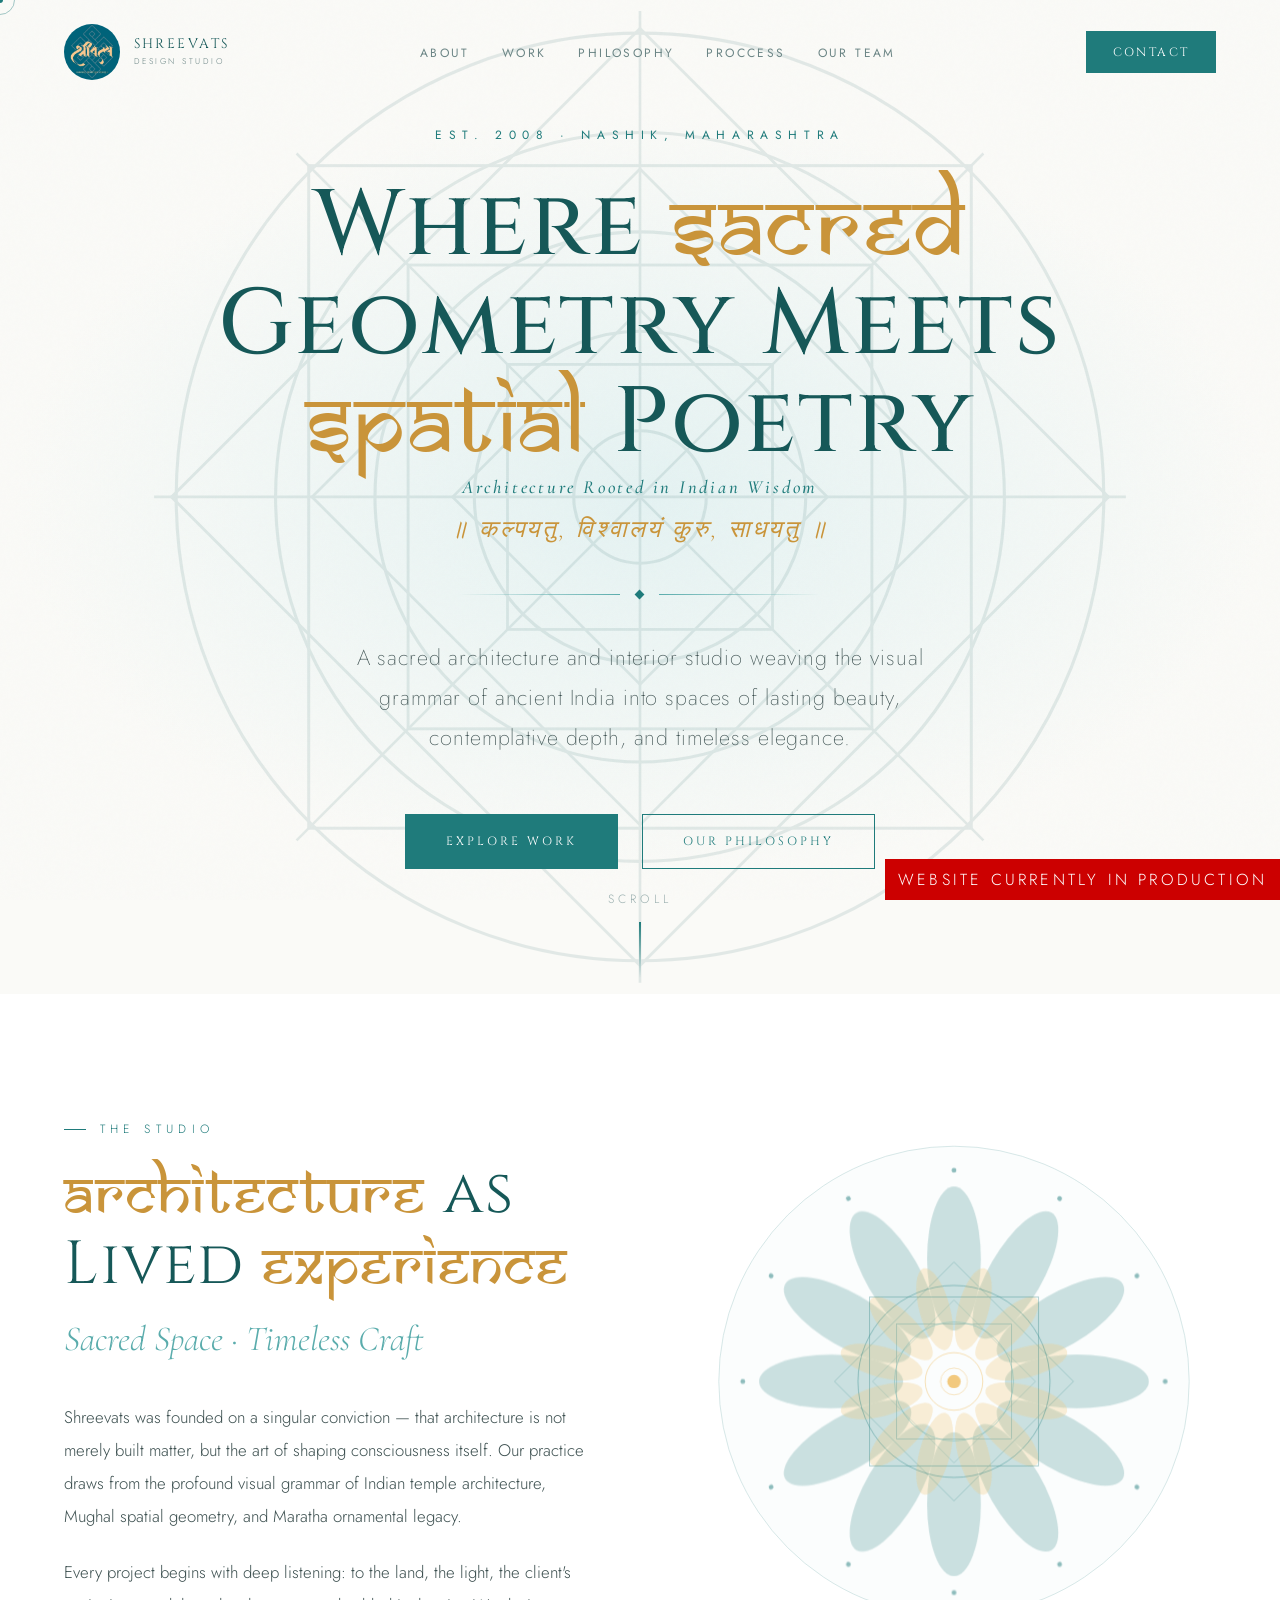
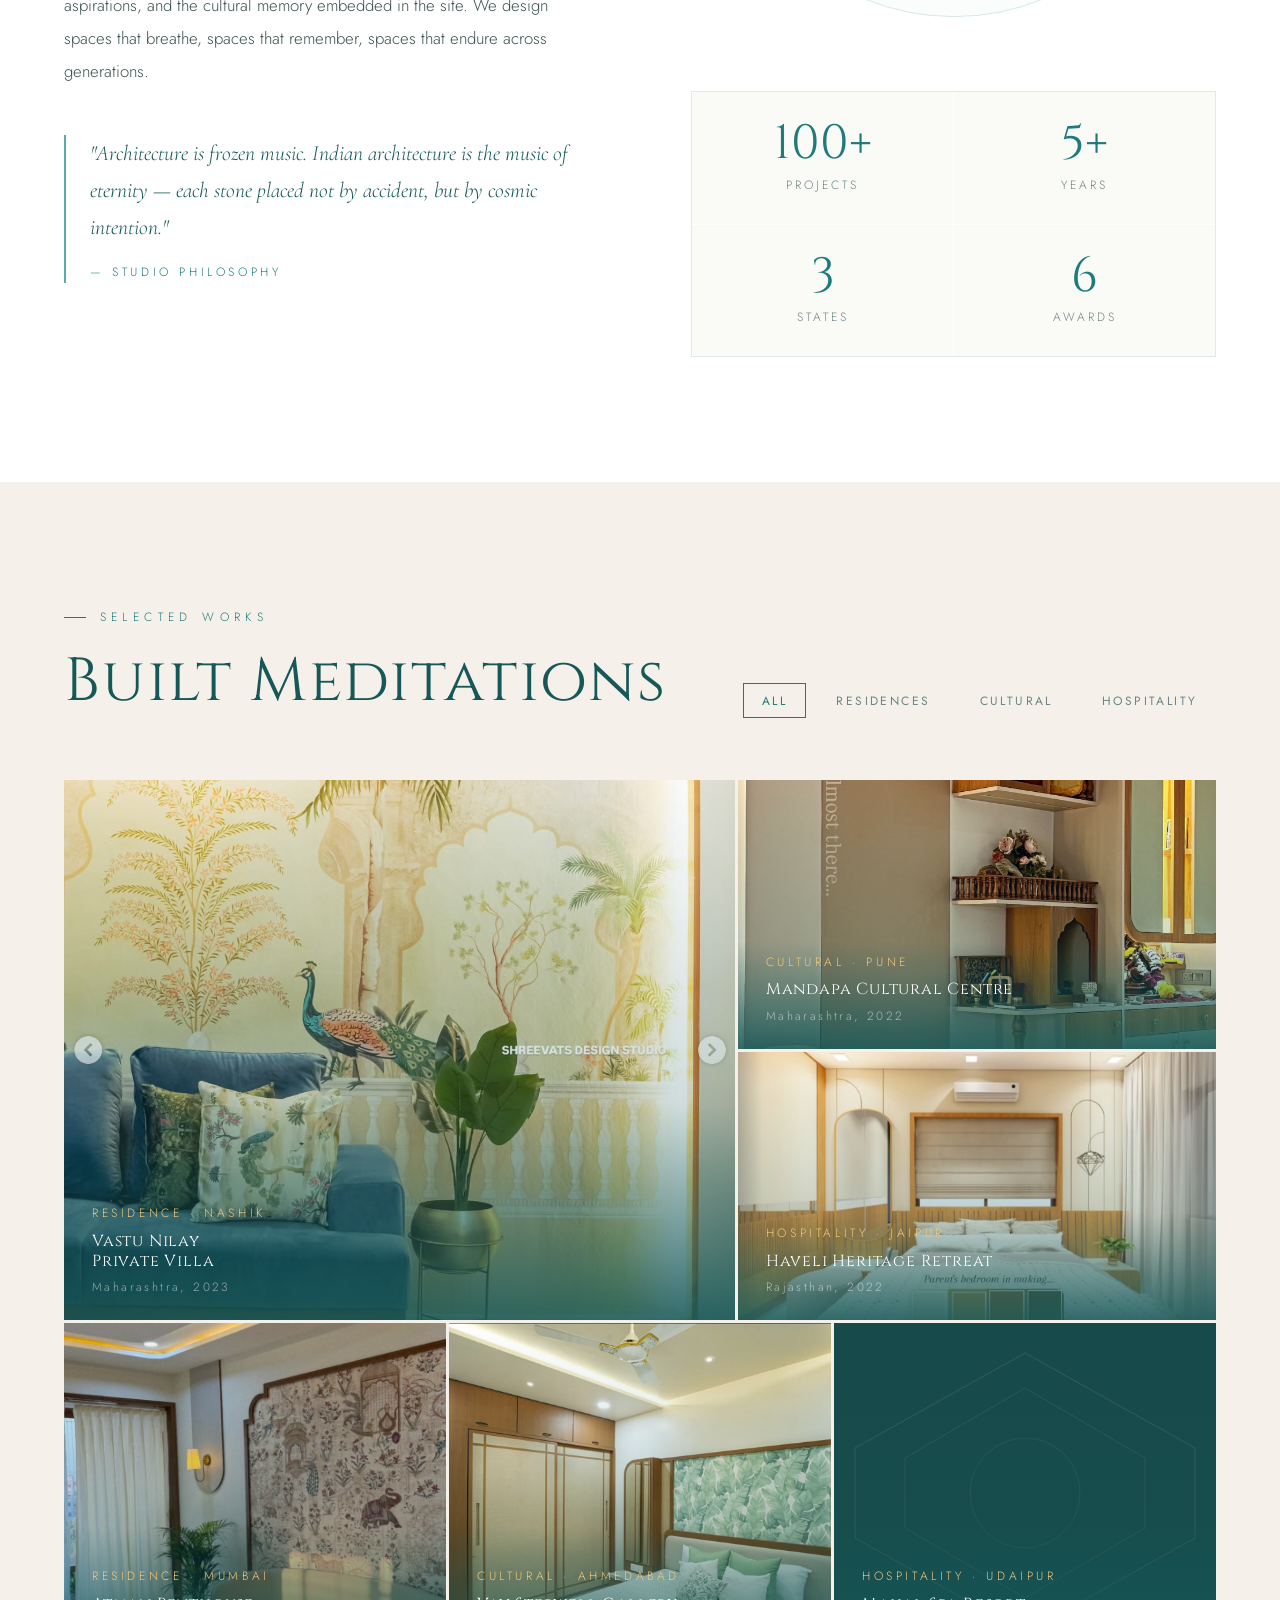
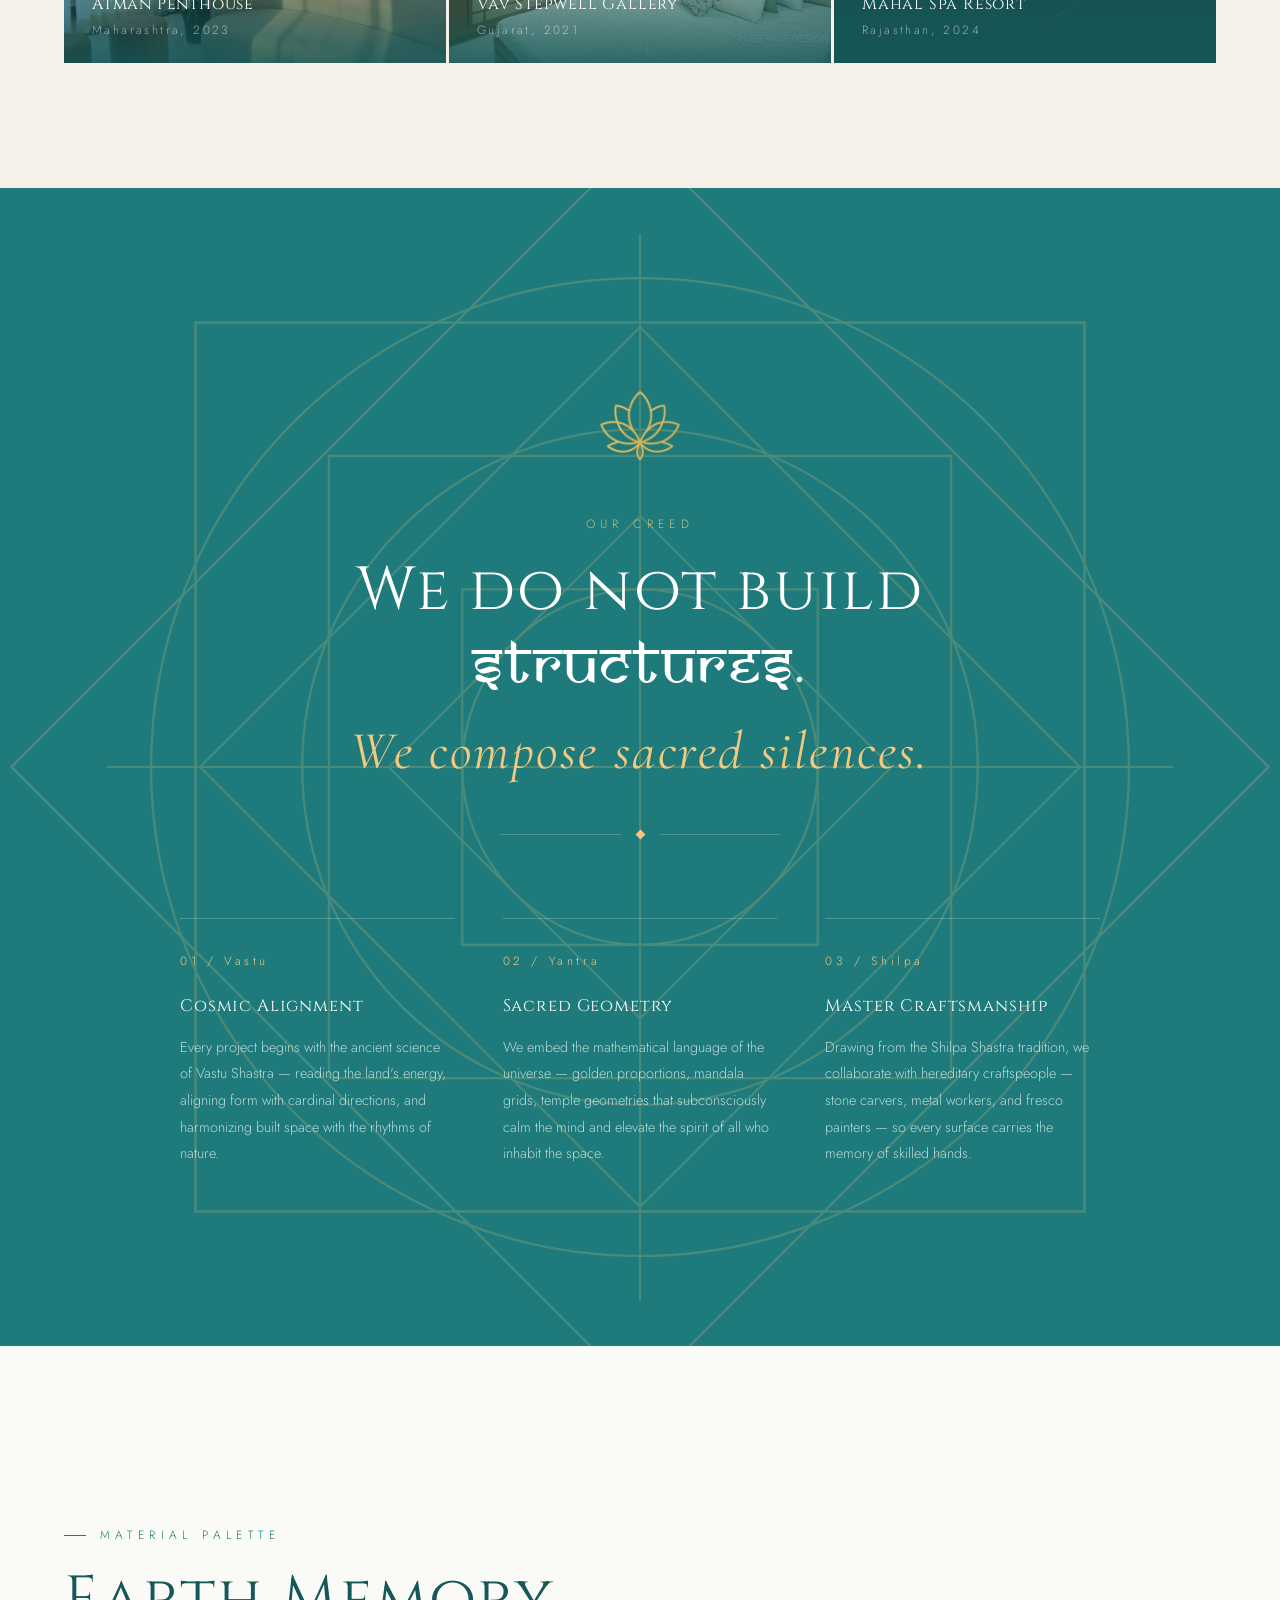
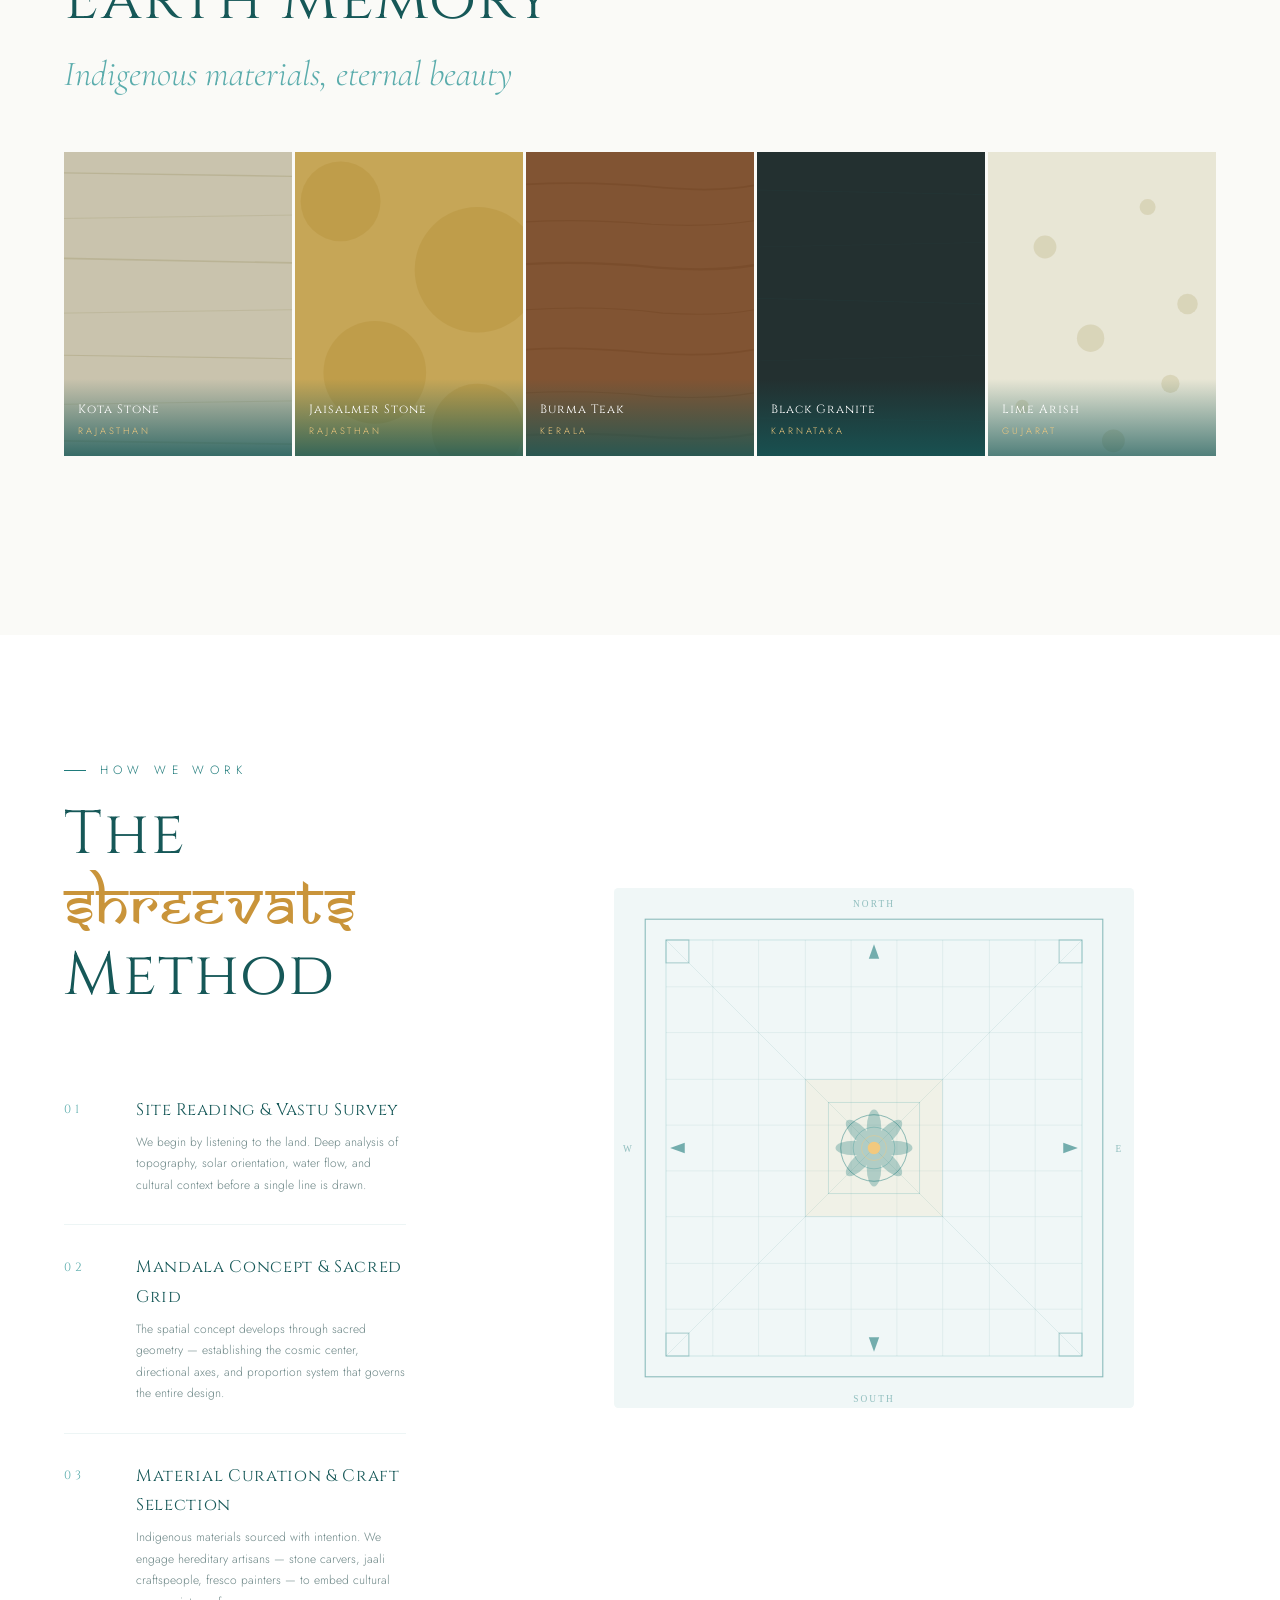
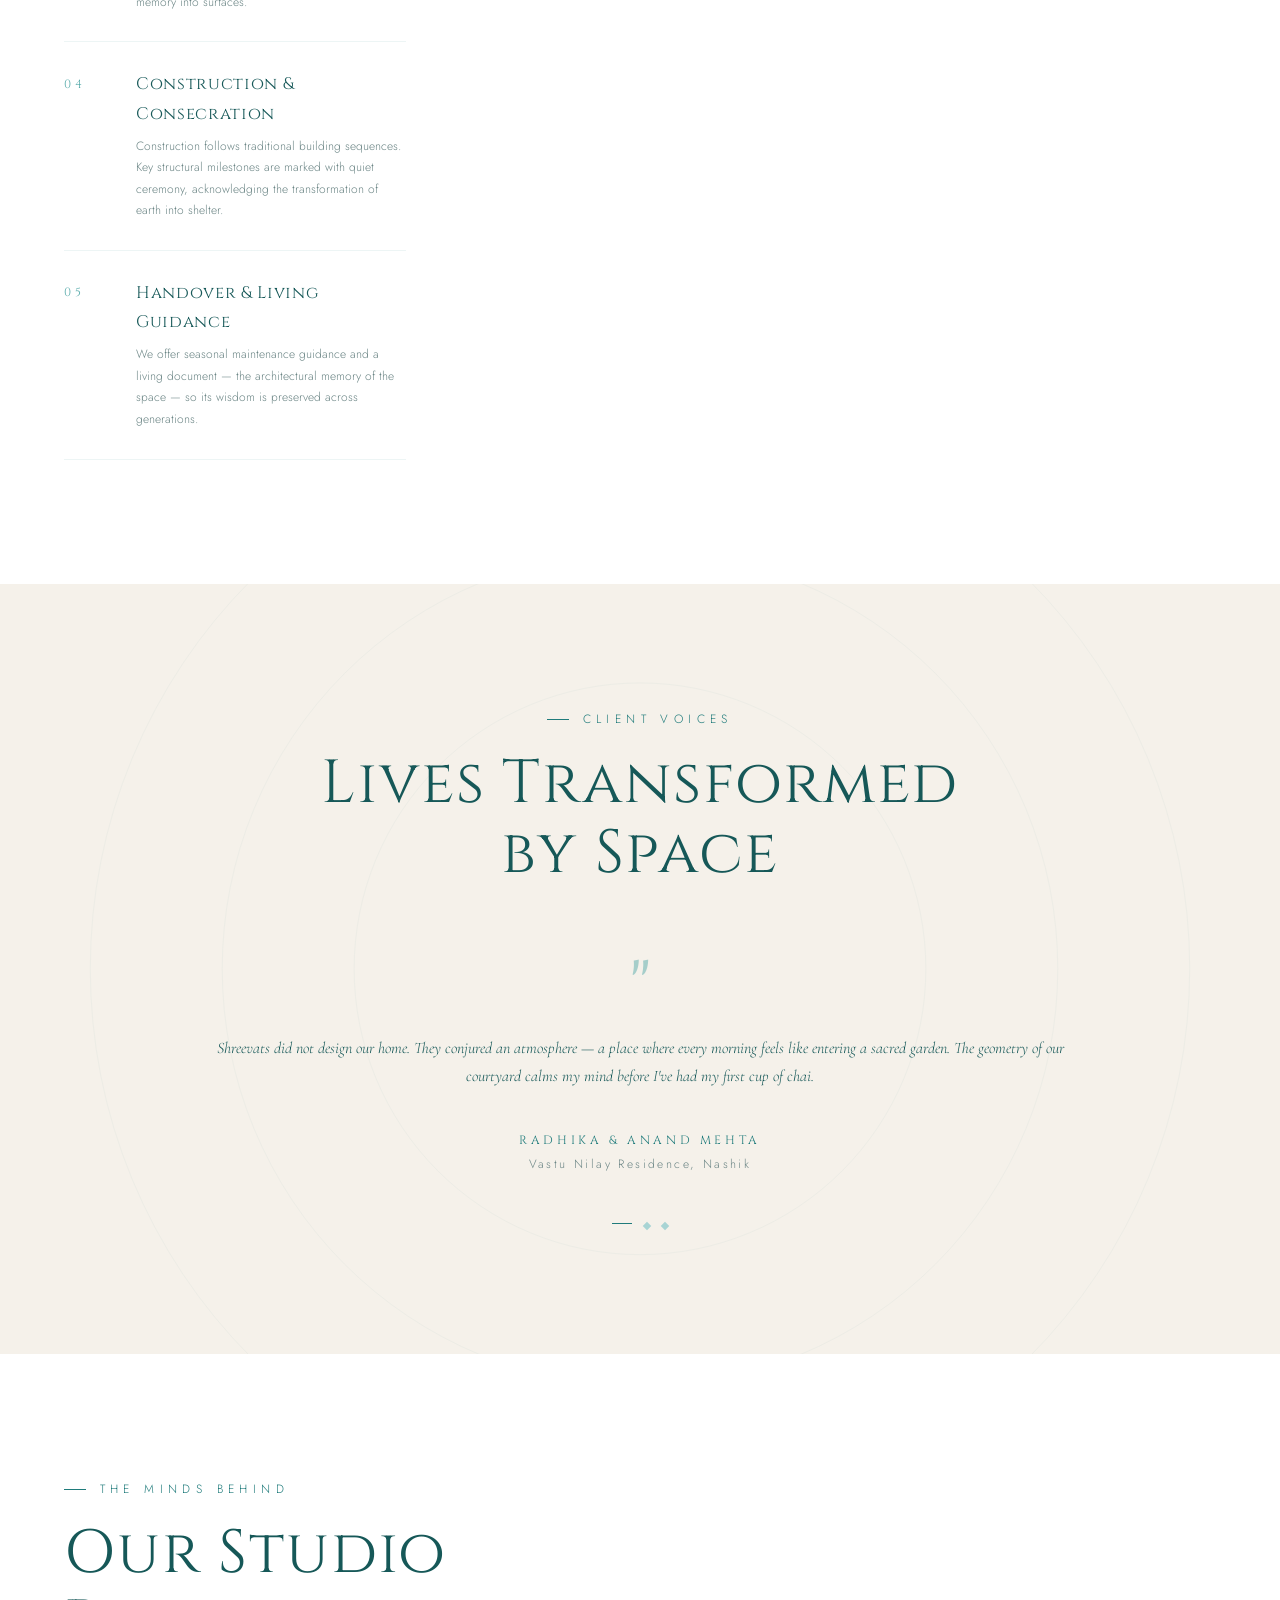
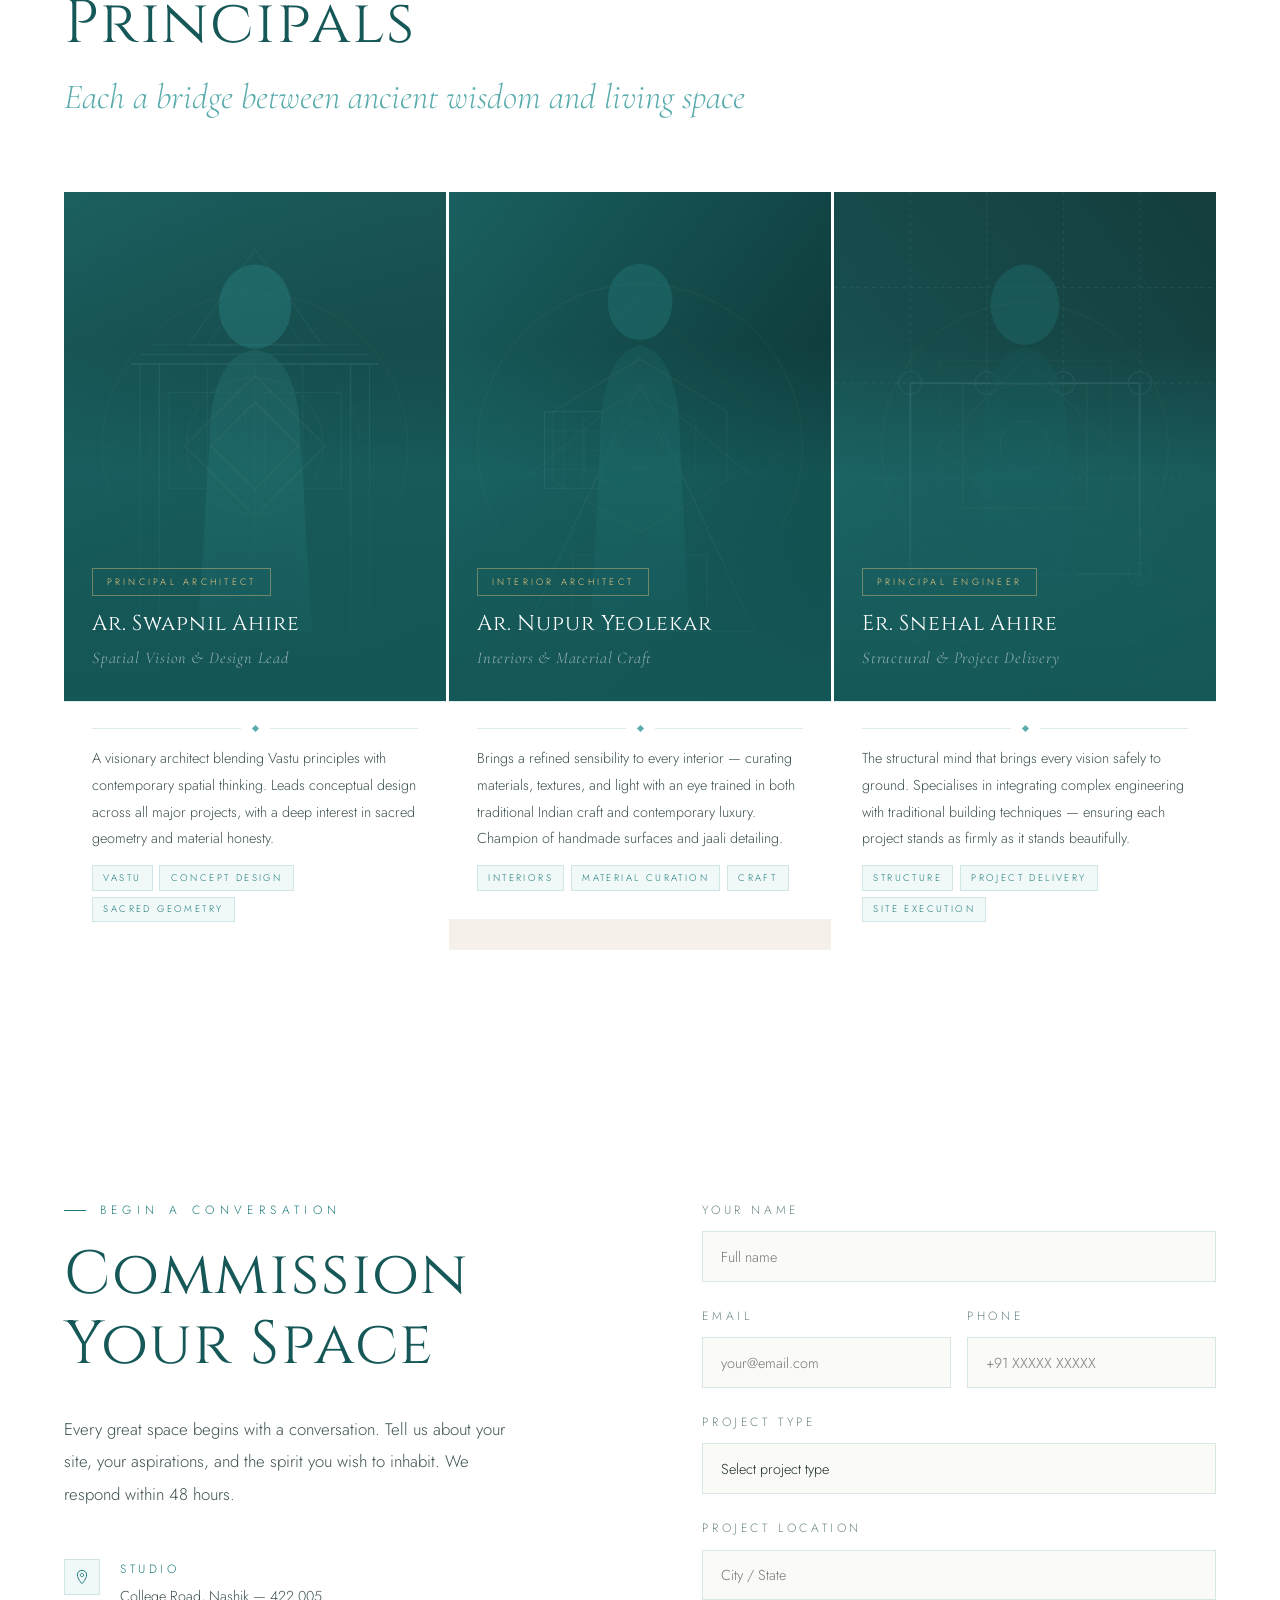
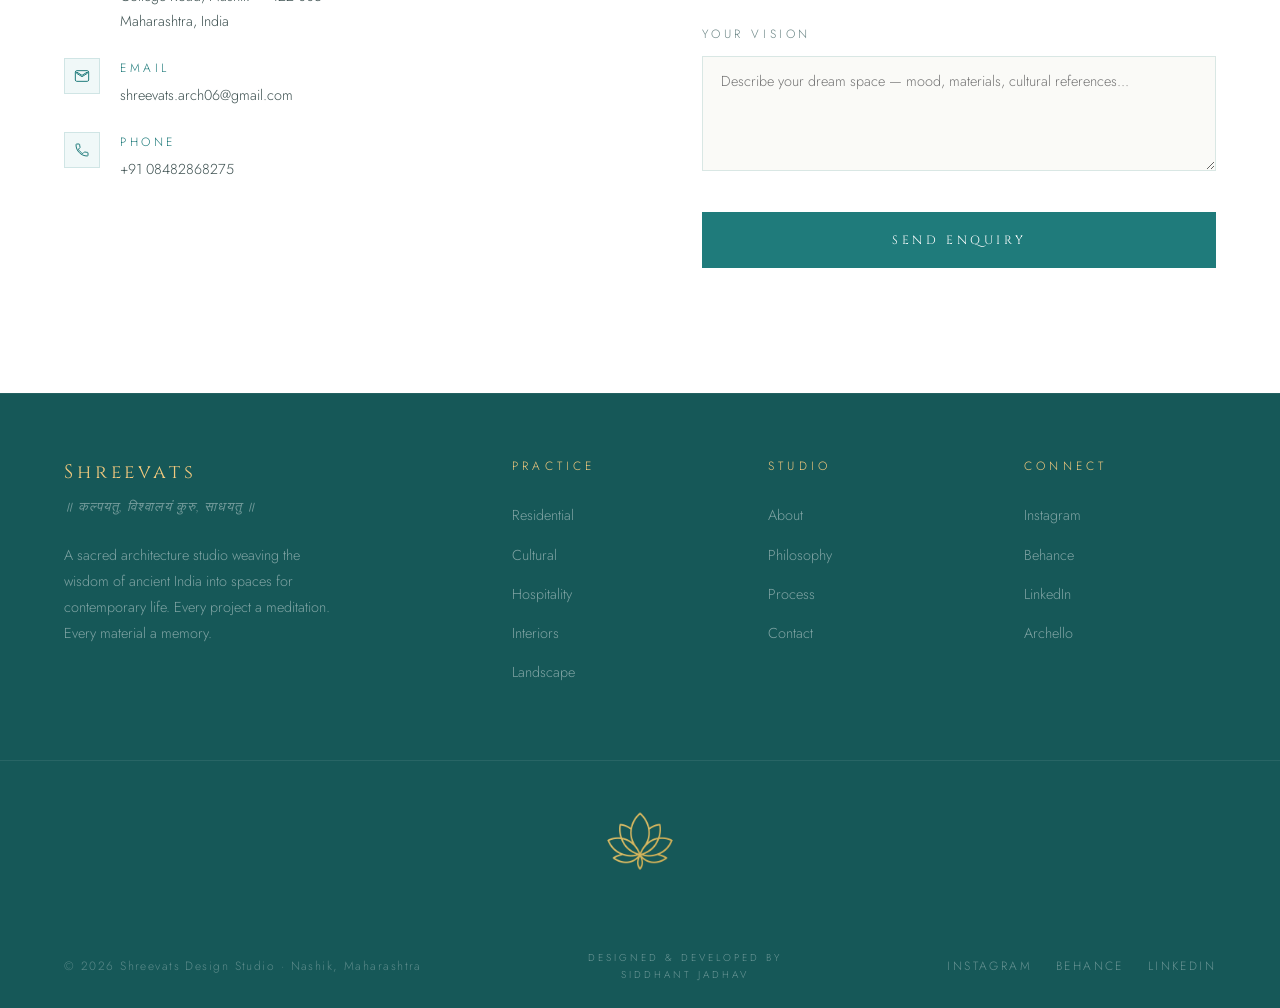
<file: index.html>
<!DOCTYPE html>
<html lang="en">
<head>
<meta charset="UTF-8">
<meta name="viewport" content="width=device-width, initial-scale=1.0">
<title>Shreevats Design Studio</title>
<link rel="preconnect" href="https://fonts.googleapis.com">
<link rel="preconnect" href="https://fonts.gstatic.com" crossorigin>
<link href="https://fonts.googleapis.com/css2?family=Cormorant+Garamond:ital,wght@0,300;0,400;0,500;0,600;1,300;1,400;1,500&family=Cinzel:wght@400;500;600&family=Jost:wght@200;300;400;500&display=swap" rel="stylesheet">
<link rel="stylesheet" href="style.css">
<link rel="icon" type="image/x-icon" href="Shreevats_logo.jpg">
</head>
<body>
<div class="production_warning">Website currently in production</div>
<div class="c-dot" id="cDot"></div>
<div class="c-ring" id="cRing"></div>

<!-- NAV -->
<nav id="mainNav">
  <a href="#hero" class="nav-logo">
    <div class="nav-logo-mark"></div>
    <div>
      <div class="nav-logo-text">Shreevats</div>
      <div class="nav-logo-tag">Design Studio</div>
    </div>
  </a>

  <ul class="nav-links">
    <li><a href="#about">About</a></li>
    <li><a href="#projects">Work</a></li>
    <li><a href="#philosophy">Philosophy</a></li>
    <li><a href="#process">Proccess</a></li>
    <li><a href="#team">Our Team</a></li>
  </ul>

  <a href="#contact" class="nav-cta">Contact</a>
  <button class="nav-ham" id="hamBtn" aria-label="Open menu">
    <span></span><span></span><span></span>
  </button>
</nav>

<!-- MOBILE MENU -->
<div class="mob-menu" id="mobMenu">
  <!-- Teal geometry background in the menu -->
  <svg class="mob-geo" viewBox="0 0 400 800" fill="none" xmlns="http://www.w3.org/2000/svg">
    <g stroke="#1F7B7B" opacity="0.1">
      <circle cx="200" cy="400" r="350" stroke-width="0.8"/>
      <circle cx="200" cy="400" r="260" stroke-width="0.8"/>
      <circle cx="200" cy="400" r="160" stroke-width="0.8"/>
      <rect x="40" y="100" width="320" height="600" transform="rotate(0 200 400)" stroke-width="0.5"/>
      <rect x="60" y="140" width="280" height="520" transform="rotate(45 200 400)" stroke-width="0.4"/>
      <line x1="200" y1="50" x2="200" y2="750" stroke-width="0.4"/>
      <line x1="0" y1="400" x2="400" y2="400" stroke-width="0.4"/>
    </g>
  </svg>
  <button class="mob-close" id="mobClose">✕</button>
  <ul class="mob-links">
    <li><a href="#about" onclick="closeMob()">About</a></li>
    <li><a href="#projects" onclick="closeMob()">Work</a></li>
    <li><a href="#philosophy" onclick="closeMob()">Philosophy</a></li>
    <li><a href="#materials" onclick="closeMob()">Materials</a></li>
    <li><a href="#process" onclick="closeMob()">Process</a></li>
    <li><a href="#contact" onclick="closeMob()">Contact</a></li>
  </ul>
</div>

<!-- ============================================
     HERO
     ============================================ -->
<section id="hero">
  <div class="hero-teal-wash"></div>

  <!-- Sacred geometry background — teal lines on ivory, like the logo's pattern -->
  <div class="hero-geo">
    <svg viewBox="0 0 1440 900" preserveAspectRatio="xMidYMid slice" width="100%" height="100%" xmlns="http://www.w3.org/2000/svg" overflow="visible">
      <g stroke="#165858" fill="none" opacity="0.1">
        <g transform="translate(720,450)">
          <circle r="420" stroke-width="2.8"/>
          <circle r="330" stroke-width="2.8"/>
          <circle r="240" stroke-width="2.8"/>
          <circle r="150" stroke-width="2.8"/>
          <circle r="60" stroke-width="2.8"/>
          <!-- Endless knot grid — exactly like the logo background -->
          <rect x="-300" y="-300" width="600" height="600" stroke-width="2.7"/>
          <rect x="-300" y="-300" width="600" height="600" transform="rotate(45)" stroke-width="2.6"/>
          <rect x="-210" y="-210" width="420" height="420" stroke-width="2.6"/>
          <rect x="-210" y="-210" width="420" height="420" transform="rotate(45)" stroke-width="2.5"/>
          <rect x="-120" y="-120" width="240" height="240" stroke-width="2.5"/>
          <rect x="-120" y="-120" width="240" height="240" transform="rotate(45)" stroke-width="2.4"/>
          <!-- Radial axes -->
          <line x1="0" y1="-440" x2="0" y2="440" stroke-width="2.4"/>
          <line x1="-440" y1="0" x2="440" y2="0" stroke-width="2.4"/>
          <line x1="-311" y1="-311" x2="311" y2="311" stroke-width="2.3"/>
          <line x1="311" y1="-311" x2="-311" y2="311" stroke-width="2.3"/>
        </g>
      </g>
    </svg>
  </div>

  <div class="hero-content">
    <div class="hero-eyebrow">Est. 2008 · Nashik, Maharashtra</div>
    <div class="hero-title">
      Where <span class="samarkan">Sacred</span><br>Geometry Meets<br><span class="samarkan">Spatial</span> Poetry
      <em>Architecture Rooted in Indian Wisdom</em>
    </div>
    <span class="hero-deva">॥ कल्पयतु, विश्वालयं कुरु, साधयतु ॥</span>

    <div class="hero-rule">
      <div class="hero-rule-line"></div>
      <div class="hero-rule-diamond"></div>
      <div class="hero-rule-line"></div>
    </div>

    <p class="hero-sub">
      A sacred architecture and interior studio weaving the visual grammar of ancient India into spaces of lasting beauty, contemplative depth, and timeless elegance.
    </p>

    <div class="hero-btns">
      <a href="#projects" class="btn-pri">Explore Work</a>
      <a href="#about" class="btn-out">Our Philosophy</a>
    </div>
  </div>

  <div class="hero-scroll">
    <span>Scroll</span>
    <div class="scroll-line"></div>
  </div>
</section>

<!-- ============================================
     ABOUT
     ============================================ -->
<section id="about">
  <div class="about-grid reveal">
    <div>
      <div class="sec-label">The Studio</div>
      <h2 class="sec-title"><span class="samarkan">Architecture</span> as<br> Lived <span class="samarkan">Experience</span></h2>
      <div class="sec-sub">Sacred Space · Timeless Craft</div>
      <div class="about-body">
        <p>Shreevats was founded on a singular conviction — that architecture is not merely built matter, but the art of shaping consciousness itself. Our practice draws from the profound visual grammar of Indian temple architecture, Mughal spatial geometry, and Maratha ornamental legacy.</p>
        <p>Every project begins with deep listening: to the land, the light, the client's aspirations, and the cultural memory embedded in the site. We design spaces that breathe, spaces that remember, spaces that endure across generations.</p>
      </div>
      <div class="about-pull">
        <blockquote>"Architecture is frozen music. Indian architecture is the music of eternity — each stone placed not by accident, but by cosmic intention."</blockquote>
        <cite>— Studio Philosophy</cite>
      </div>
    </div>

    <div class="about-visual reveal d2">
      <div class="mandala-wrap">
        <!-- Full mandala in teal and gold — logo palette -->
        <svg viewBox="0 0 500 500" fill="none" xmlns="http://www.w3.org/2000/svg">
          <circle cx="250" cy="250" r="245" fill="#F0F7F7" stroke="#1F7B7B" stroke-width="0.6" opacity="0.3"/>
          <g transform="translate(250,250)">
            <!-- Outer petal ring — teal -->
            <g opacity="0.22" fill="#1F7B7B">
              <ellipse rx="28" ry="75" transform="rotate(0) translate(0,-128)"/>
              <ellipse rx="28" ry="75" transform="rotate(30) translate(0,-128)"/>
              <ellipse rx="28" ry="75" transform="rotate(60) translate(0,-128)"/>
              <ellipse rx="28" ry="75" transform="rotate(90) translate(0,-128)"/>
              <ellipse rx="28" ry="75" transform="rotate(120) translate(0,-128)"/>
              <ellipse rx="28" ry="75" transform="rotate(150) translate(0,-128)"/>
              <ellipse rx="28" ry="75" transform="rotate(180) translate(0,-128)"/>
              <ellipse rx="28" ry="75" transform="rotate(210) translate(0,-128)"/>
              <ellipse rx="28" ry="75" transform="rotate(240) translate(0,-128)"/>
              <ellipse rx="28" ry="75" transform="rotate(270) translate(0,-128)"/>
              <ellipse rx="28" ry="75" transform="rotate(300) translate(0,-128)"/>
              <ellipse rx="28" ry="75" transform="rotate(330) translate(0,-128)"/>
            </g>
            <!-- Inner petal ring — gold -->
            <g opacity="0.3" fill="#F2C97E">
              <ellipse rx="16" ry="44" transform="rotate(15) translate(0,-78)"/>
              <ellipse rx="16" ry="44" transform="rotate(45) translate(0,-78)"/>
              <ellipse rx="16" ry="44" transform="rotate(75) translate(0,-78)"/>
              <ellipse rx="16" ry="44" transform="rotate(105) translate(0,-78)"/>
              <ellipse rx="16" ry="44" transform="rotate(135) translate(0,-78)"/>
              <ellipse rx="16" ry="44" transform="rotate(165) translate(0,-78)"/>
              <ellipse rx="16" ry="44" transform="rotate(195) translate(0,-78)"/>
              <ellipse rx="16" ry="44" transform="rotate(225) translate(0,-78)"/>
              <ellipse rx="16" ry="44" transform="rotate(255) translate(0,-78)"/>
              <ellipse rx="16" ry="44" transform="rotate(285) translate(0,-78)"/>
              <ellipse rx="16" ry="44" transform="rotate(315) translate(0,-78)"/>
              <ellipse rx="16" ry="44" transform="rotate(345) translate(0,-78)"/>
            </g>
            <!-- Logo-style endless knot pattern -->
            <g stroke="#1F7B7B" fill="none" opacity="0.35">
              <rect x="-88" y="-88" width="176" height="176" stroke-width="1" transform="rotate(0)"/>
              <rect x="-88" y="-88" width="176" height="176" stroke-width="0.7" transform="rotate(45)"/>
              <rect x="-60" y="-60" width="120" height="120" stroke-width="0.7"/>
              <rect x="-60" y="-60" width="120" height="120" stroke-width="0.5" transform="rotate(45)"/>
            </g>
            <!-- Circles -->
            <circle r="100" stroke="#1F7B7B" stroke-width="1" fill="none" opacity="0.4"/>
            <circle r="62" stroke="#5AACAC" stroke-width="0.8" fill="none" opacity="0.5"/>
            <circle r="30" stroke="#F2C97E" stroke-width="1" fill="none" opacity="0.6"/>
            <!-- Radial dots — teal -->
            <g fill="#1F7B7B" opacity="0.5">
              <circle r="2.5" transform="translate(0,-220)"/>
              <circle r="2.5" transform="rotate(30) translate(0,-220)"/>
              <circle r="2.5" transform="rotate(60) translate(0,-220)"/>
              <circle r="2.5" transform="rotate(90) translate(0,-220)"/>
              <circle r="2.5" transform="rotate(120) translate(0,-220)"/>
              <circle r="2.5" transform="rotate(150) translate(0,-220)"/>
              <circle r="2.5" transform="rotate(180) translate(0,-220)"/>
              <circle r="2.5" transform="rotate(210) translate(0,-220)"/>
              <circle r="2.5" transform="rotate(240) translate(0,-220)"/>
              <circle r="2.5" transform="rotate(270) translate(0,-220)"/>
              <circle r="2.5" transform="rotate(300) translate(0,-220)"/>
              <circle r="2.5" transform="rotate(330) translate(0,-220)"/>
            </g>
            <!-- Center — gold -->
            <circle r="7" fill="#F2C97E"/>
            <circle r="14" stroke="#F2C97E" stroke-width="0.8" fill="none" opacity="0.6"/>
          </g>
        </svg>
      </div>

      <div class="stats-grid reveal d3">
        <div class="stat"><div class="stat-n">100+</div><div class="stat-l">Projects</div></div>
        <div class="stat"><div class="stat-n">5+</div><div class="stat-l">Years</div></div>
        <div class="stat"><div class="stat-n">3</div><div class="stat-l">States</div></div>
        <div class="stat"><div class="stat-n">6</div><div class="stat-l">Awards</div></div>
      </div>
    </div>
  </div>
</section>

<!-- ============================================
     PROJECTS
     ============================================ -->
<section id="projects">
  <div class="proj-header reveal">
    <div>
      <div class="sec-label">Selected Works</div>
      <h2 class="sec-title">Built Meditations</h2>
    </div>
    <div class="proj-filter">
      <button class="f-btn active" onclick="filterP('all',this)">All</button>
      <button class="f-btn" onclick="filterP('residential',this)">Residences</button>
      <button class="f-btn" onclick="filterP('cultural',this)">Cultural</button>
      <button class="f-btn" onclick="filterP('hospitality',this)">Hospitality</button>
    </div>
  </div>

  <div class="proj-grid reveal">
    <!-- Each card has a teal-palette SVG background echoing the logo -->
    <div class="p-card" data-type="residential">
      <div class="p-card-bg">
        <!-- <svg width="100%" height="100%" viewBox="0 0 800 600" preserveAspectRatio="xMidYMid slice" xmlns="http://www.w3.org/2000/svg">
          <rect width="800" height="600" fill="#E4F2F2"/>
          <rect width="800" height="600" fill="#1F7B7B" opacity="0.85"/>
          <g stroke="#5AACAC" fill="none" opacity="0.25">
            <rect x="100" y="80" width="600" height="440" stroke-width="1"/>
            <rect x="160" y="140" width="480" height="320" stroke-width="0.8"/>
            <circle cx="400" cy="300" r="180" stroke-width="0.8"/>
            <circle cx="400" cy="300" r="110" stroke-width="0.6"/>
            <line x1="100" y1="80" x2="700" y2="520" stroke-width="0.5"/>
            <line x1="700" y1="80" x2="100" y2="520" stroke-width="0.5"/>
            <line x1="400" y1="80" x2="400" y2="520" stroke-width="0.4"/>
            <line x1="100" y1="300" x2="700" y2="300" stroke-width="0.4"/>
          </g>
          <g fill="#F2C97E" opacity="0.12">
            <polygon points="400,120 560,210 560,390 400,480 240,390 240,210"/>
          </g>
          <circle cx="400" cy="300" r="30" fill="none" stroke="#F2C97E" stroke-width="0.8" opacity="0.5"/>
          <circle cx="400" cy="300" r="8" fill="#F2C97E" opacity="0.6"/>
        </svg> -->
        <img src="Screenshot 2026-05-24 at 5.07.47 PM.png" alt="">
      </div>
      <div class="p-card-ov"></div>
      <div class="p-card-info">
        <div class="p-cat">Residence · Nashik</div>
        <div class="p-name">Vastu Nilay<br>Private Villa</div>
        <div class="p-loc">Maharashtra, 2023</div>
      </div>
      <div class="p-plus"></div>
    </div>

    <div class="p-card" data-type="cultural">
      <div class="p-card-bg">
        <!-- <svg width="100%" height="100%" viewBox="0 0 500 300" preserveAspectRatio="xMidYMid slice" xmlns="http://www.w3.org/2000/svg">
          <rect width="500" height="300" fill="#165858"/>
          <g stroke="#5AACAC" fill="none" opacity="0.3">
            <circle cx="250" cy="150" r="110" stroke-width="0.8"/>
            <circle cx="250" cy="150" r="70" stroke-width="0.6"/>
            <polygon points="250,40 360,105 360,195 250,260 140,195 140,105" stroke-width="0.8"/>
          </g>
          <rect x="0" y="0" width="500" height="300" fill="#1F7B7B" opacity="0.3"/>
        </svg> -->
        <img src="Interior1.png" alt="">
      </div>
      <div class="p-card-ov"></div>
      <div class="p-card-info">
        <div class="p-cat">Cultural · Pune</div>
        <div class="p-name">Mandapa Cultural Centre</div>
        <div class="p-loc">Maharashtra, 2022</div>
      </div>
      <div class="p-plus"></div>
    </div>

    <div class="p-card" data-type="hospitality">
      <div class="p-card-bg">
        <!-- <svg width="100%" height="100%" viewBox="0 0 500 300" preserveAspectRatio="xMidYMid slice" xmlns="http://www.w3.org/2000/svg">
          <rect width="500" height="300" fill="#2A5858"/>
          <g stroke="#F2C97E" fill="none" opacity="0.15">
            <rect x="60" y="40" width="380" height="220" stroke-width="0.8" transform="rotate(8 250 150)"/>
            <rect x="90" y="65" width="320" height="170" stroke-width="0.6" transform="rotate(8 250 150)"/>
            <circle cx="250" cy="150" r="80" stroke-width="0.6"/>
          </g>
          <rect x="0" y="0" width="500" height="300" fill="#1F7B7B" opacity="0.25"/>
        </svg> -->
        <img src="interior2.png" alt="">
      </div>
      <div class="p-card-ov"></div>
      <div class="p-card-info">
        <div class="p-cat">Hospitality · Jaipur</div>
        <div class="p-name">Haveli Heritage Retreat</div>
        <div class="p-loc">Rajasthan, 2022</div>
      </div>
      <div class="p-plus"></div>
    </div>

    <div class="p-card" data-type="residential">
      <div class="p-card-bg">
          <!-- <svg width="100%" height="100%" viewBox="0 0 400 340" preserveAspectRatio="xMidYMid slice" xmlns="http://www.w3.org/2000/svg">
            <rect width="400" height="340" fill="#1a5050"/>
            <g stroke="#A8D4D4" fill="none" opacity="0.25">
              <circle cx="200" cy="170" r="130" stroke-width="0.8"/>
              <circle cx="200" cy="170" r="90" stroke-width="0.6"/>
              <circle cx="200" cy="170" r="50" stroke-width="0.5"/>
              <rect x="70" y="40" width="260" height="260" stroke-width="0.6" transform="rotate(45 200 170)"/>
            </g>
          </svg> -->
          <img src="interior3.png" alt="">
      </div>
      <div class="p-card-ov"></div>
      <div class="p-card-info">
        <div class="p-cat">Residence · Mumbai</div>
        <div class="p-name">Atman Penthouse</div>
        <div class="p-loc">Maharashtra, 2023</div>
      </div>
      <div class="p-plus"></div>
    </div>

    <div class="p-card" data-type="cultural">
      <div class="p-card-bg">
        <!-- <svg width="100%" height="100%" viewBox="0 0 400 340" preserveAspectRatio="xMidYMid slice" xmlns="http://www.w3.org/2000/svg">
          <rect width="400" height="340" fill="#0f4040"/>
          <g stroke="#5AACAC" fill="none" opacity="0.3">
            <rect x="50" y="40" width="300" height="260" stroke-width="0.8"/>
            <rect x="80" y="70" width="240" height="200" stroke-width="0.6"/>
            <line x1="50" y1="40" x2="350" y2="300" stroke-width="0.4"/>
            <line x1="350" y1="40" x2="50" y2="300" stroke-width="0.4"/>
            <circle cx="200" cy="170" r="70" stroke-width="0.5"/>
          </g>
        </svg> -->
        <img src="interior4.png" alt="">
      </div>
      <div class="p-card-ov"></div>
      <div class="p-card-info">
        <div class="p-cat">Cultural · Ahmedabad</div>
        <div class="p-name">Vav Stepwell Gallery</div>
        <div class="p-loc">Gujarat, 2021</div>
      </div>
      <div class="p-plus"></div>
    </div>

    <div class="p-card" data-type="hospitality">
      <div class="p-card-bg">
        <svg width="100%" height="100%" viewBox="0 0 400 340" preserveAspectRatio="xMidYMid slice" xmlns="http://www.w3.org/2000/svg">
          <rect width="400" height="340" fill="#174a4a"/>
          <g stroke="#F2C97E" fill="none" opacity="0.18">
            <polygon points="200,30 370,125 370,215 200,310 30,215 30,125" stroke-width="0.8"/>
            <polygon points="200,65 320,135 320,205 200,275 80,205 80,135" stroke-width="0.6"/>
            <circle cx="200" cy="170" r="55" stroke-width="0.5"/>
          </g>
        </svg>
      </div>
      <div class="p-card-ov"></div>
      <div class="p-card-info">
        <div class="p-cat">Hospitality · Udaipur</div>
        <div class="p-name">Mahal Spa Resort</div>
        <div class="p-loc">Rajasthan, 2024</div>
      </div>
      <div class="p-plus"></div>
    </div>
  </div>
</section>

<!-- ============================================
     PHILOSOPHY — teal background like the logo circle
     ============================================ -->
<section id="philosophy">
  <!-- Exact logo geometry on teal bg -->
  <div style="position:absolute;inset:0;pointer-events:none;overflow:hidden;">
    <svg style="position:absolute;inset:0;width:100%;height:100%;opacity:.2;" overflow="visible" viewBox="0 0 1440 800" preserveAspectRatio="xMidYMid meet" xmlns="http://www.w3.org/2000/svg">
      <g stroke="#F2C97E" fill="none">
        <g transform="translate(720,400)">
          <!-- Endless knot grid — logo pattern scaled up -->
          <rect x="-500" y="-500" width="1000" height="1000" stroke-width="2.8"/>
          <rect x="-500" y="-500" width="1000" height="1000" transform="rotate(45)" stroke-width="2.7"/>
          <rect x="-350" y="-350" width="700" height="700" stroke-width="2.6"/>
          <rect x="-350" y="-350" width="700" height="700" transform="rotate(45)" stroke-width="2.5"/>
          <rect x="-200" y="-200" width="400" height="400" stroke-width="2.5"/>
          <rect x="-200" y="-200" width="400" height="400" transform="rotate(45)" stroke-width="2.4"/>
          <circle r="550" stroke-width="2.5"/>
          <circle r="380" stroke-width="2.5"/>
          <circle r="200" stroke-width="2.5"/>
          <line x1="0" y1="-600" x2="0" y2="600" stroke-width="2.3"/>
          <line x1="-600" y1="0" x2="600" y2="0" stroke-width="2.3"/>
        </g>
      </g>
    </svg>
  </div>

  <div class="phil-inner">
    <div class="phil-orn reveal">
      <!-- <svg viewBox="0 0 72 72" fill="none" xmlns="http://www.w3.org/2000/svg">
        <rect x="16" y="16" width="40" height="40" stroke="#F2C97E" stroke-width="1" transform="rotate(45 36 36)"/>
        <rect x="23" y="23" width="26" height="26" stroke="#F2C97E" stroke-width="0.7" transform="rotate(45 36 36)"/>
        <circle cx="36" cy="36" r="5" fill="#F2C97E"/>
      </svg> -->
      <img src="ChatGPT Image May 24, 2026, 11_04_48 PM.png" alt="">
    </div>

    <div class="phil-title-top" style="color:rgba(242,201,126,.8)">Our Creed</div>
    <h2 class="phil-title reveal">
      We do not build <span class="samarkan" style="color: #fff;">Structures</span>.
      <em>We compose sacred silences.</em>
    </h2>

    <div class="phil-rule reveal">
      <div class="phil-rule-line"></div>
      <div class="phil-rule-dia"></div>
      <div class="phil-rule-line"></div>
    </div>

    <div class="phil-pillars">
      <div class="pillar reveal">
        <div class="pillar-num">01 / Vastu</div>
        <div class="pillar-t">Cosmic Alignment</div>
        <p class="pillar-p">Every project begins with the ancient science of Vastu Shastra — reading the land's energy, aligning form with cardinal directions, and harmonizing built space with the rhythms of nature.</p>
      </div>
      <div class="pillar reveal d1">
        <div class="pillar-num">02 / Yantra</div>
        <div class="pillar-t">Sacred Geometry</div>
        <p class="pillar-p">We embed the mathematical language of the universe — golden proportions, mandala grids, temple geometries that subconsciously calm the mind and elevate the spirit of all who inhabit the space.</p>
      </div>
      <div class="pillar reveal d2">
        <div class="pillar-num">03 / Shilpa</div>
        <div class="pillar-t">Master Craftsmanship</div>
        <p class="pillar-p">Drawing from the Shilpa Shastra tradition, we collaborate with hereditary craftspeople — stone carvers, metal workers, and fresco painters — so every surface carries the memory of skilled hands.</p>
      </div>
    </div>
  </div>
</section>

<!-- ============================================
     MATERIALS
     ============================================ -->
<section id="materials">
  <div class="mat-inner">
    <div class="reveal">
      <div class="sec-label">Material Palette</div>
      <h2 class="sec-title">Earth Memory</h2>
      <div class="sec-sub">Indigenous materials, eternal beauty</div>
    </div>
    <div class="mat-swatches reveal">
      <!-- Kota Stone -->
      <div class="swatch">
        <svg class="swatch-bg" viewBox="0 0 200 280" preserveAspectRatio="xMidYMid slice" xmlns="http://www.w3.org/2000/svg">
          <rect width="200" height="280" fill="#D4C8B0"/>
          <g stroke="#B8A880" opacity="0.5">
            <line x1="0" y1="25" x2="200" y2="28" stroke-width="1.2"/>
            <line x1="0" y1="65" x2="200" y2="62" stroke-width="0.6"/>
            <line x1="0" y1="100" x2="200" y2="104" stroke-width="1.5"/>
            <line x1="0" y1="148" x2="200" y2="145" stroke-width="0.6"/>
            <line x1="0" y1="185" x2="200" y2="188" stroke-width="1"/>
            <line x1="0" y1="228" x2="200" y2="225" stroke-width="0.6"/>
            <line x1="0" y1="260" x2="200" y2="263" stroke-width="1.5"/>
          </g>
          <rect width="200" height="280" fill="#1F7B7B" opacity="0.06"/>
        </svg>
        <div class="swatch-lbl"><div class="swatch-name">Kota Stone</div><div class="swatch-orig">Rajasthan</div></div>
      </div>
      <!-- Jaisalmer -->
      <div class="swatch">
        <svg class="swatch-bg" viewBox="0 0 200 280" preserveAspectRatio="xMidYMid slice" xmlns="http://www.w3.org/2000/svg">
          <rect width="200" height="280" fill="#C9A84C" opacity="0.7"/>
          <rect width="200" height="280" fill="#E8C060" opacity="0.5"/>
          <g fill="#B8902A" opacity="0.25">
            <circle cx="40" cy="50" r="35"/>
            <circle cx="160" cy="110" r="55"/>
            <circle cx="70" cy="200" r="45"/>
            <circle cx="160" cy="250" r="40"/>
          </g>
          <rect width="200" height="280" fill="#8a6a20" opacity="0.3"/>
        </svg>
        <div class="swatch-lbl"><div class="swatch-name">Jaisalmer Stone</div><div class="swatch-orig">Rajasthan</div></div>
      </div>
      <!-- Teak -->
      <div class="swatch">
        <svg class="swatch-bg" viewBox="0 0 200 280" preserveAspectRatio="xMidYMid slice" xmlns="http://www.w3.org/2000/svg">
          <rect width="200" height="280" fill="#8B5E3C"/>
          <g stroke="#7A4E2C" opacity="0.5" fill="none">
            <path d="M0,35 Q60,32 120,38 Q170,42 200,36" stroke-width="1.5"/>
            <path d="M0,68 Q50,65 110,70 Q160,73 200,67" stroke-width="1"/>
            <path d="M0,105 Q55,102 115,108 Q165,112 200,106" stroke-width="2"/>
            <path d="M0,145 Q65,141 120,148 Q170,151 200,145" stroke-width="1"/>
            <path d="M0,180 Q45,177 108,183 Q162,187 200,180" stroke-width="1.5"/>
            <path d="M0,218 Q58,215 112,221 Q165,224 200,218" stroke-width="1"/>
            <path d="M0,255 Q60,252 115,257 Q168,260 200,254" stroke-width="2"/>
          </g>
          <rect width="200" height="280" fill="#5a3010" opacity="0.2"/>
        </svg>
        <div class="swatch-lbl"><div class="swatch-name">Burma Teak</div><div class="swatch-orig">Kerala</div></div>
      </div>
      <!-- Black Granite -->
      <div class="swatch">
        <svg class="swatch-bg" viewBox="0 0 200 280" preserveAspectRatio="xMidYMid slice" xmlns="http://www.w3.org/2000/svg">
          <rect width="200" height="280" fill="#2A3535"/>
          <g stroke="#1F7B7B" opacity="0.2">
            <line x1="0" y1="40" x2="200" y2="44" stroke-width="0.4"/>
            <line x1="0" y1="90" x2="200" y2="86" stroke-width="0.3"/>
            <line x1="0" y1="135" x2="200" y2="140" stroke-width="0.4"/>
            <line x1="0" y1="190" x2="200" y2="185" stroke-width="0.3"/>
            <line x1="0" y1="240" x2="200" y2="243" stroke-width="0.4"/>
          </g>
          <rect width="200" height="280" fill="#1a2828" opacity="0.4"/>
        </svg>
        <div class="swatch-lbl"><div class="swatch-name">Black Granite</div><div class="swatch-orig">Karnataka</div></div>
      </div>
      <!-- Lime Plaster -->
      <div class="swatch">
        <svg class="swatch-bg" viewBox="0 0 200 280" preserveAspectRatio="xMidYMid slice" xmlns="http://www.w3.org/2000/svg">
          <rect width="200" height="280" fill="#F0EAD8"/>
          <g fill="#D4C8A0" opacity="0.5">
            <circle cx="50" cy="90" r="10"/>
            <circle cx="140" cy="55" r="7"/>
            <circle cx="90" cy="170" r="12"/>
            <circle cx="160" cy="210" r="8"/>
            <circle cx="30" cy="230" r="6"/>
            <circle cx="110" cy="260" r="10"/>
            <circle cx="175" cy="140" r="9"/>
          </g>
          <rect width="200" height="280" fill="#1F7B7B" opacity="0.04"/>
        </svg>
        <div class="swatch-lbl" style="background:linear-gradient(transparent,rgba(22,88,88,.75))"><div class="swatch-name">Lime Arish</div><div class="swatch-orig">Gujarat</div></div>
      </div>
    </div>
  </div>
</section>

<!-- ============================================
     PROCESS
     ============================================ -->
<section id="process">
  <div class="proc-grid">
    <div>
      <div class="sec-label reveal">How We Work</div>
      <h2 class="sec-title reveal">The <span class="samarkan">Shreevats</span> <br>Method</h2>
      <div class="proc-steps">
        <div class="proc-step reveal">
          <div class="proc-step-n">01</div>
          <div><div class="proc-step-t">Site Reading &amp; Vastu Survey</div><p class="proc-step-d">We begin by listening to the land. Deep analysis of topography, solar orientation, water flow, and cultural context before a single line is drawn.</p></div>
        </div>
        <div class="proc-step reveal d1">
          <div class="proc-step-n">02</div>
          <div><div class="proc-step-t">Mandala Concept &amp; Sacred Grid</div><p class="proc-step-d">The spatial concept develops through sacred geometry — establishing the cosmic center, directional axes, and proportion system that governs the entire design.</p></div>
        </div>
        <div class="proc-step reveal d2">
          <div class="proc-step-n">03</div>
          <div><div class="proc-step-t">Material Curation &amp; Craft Selection</div><p class="proc-step-d">Indigenous materials sourced with intention. We engage hereditary artisans — stone carvers, jaali craftspeople, fresco painters — to embed cultural memory into surfaces.</p></div>
        </div>
        <div class="proc-step reveal d3">
          <div class="proc-step-n">04</div>
          <div><div class="proc-step-t">Construction &amp; Consecration</div><p class="proc-step-d">Construction follows traditional building sequences. Key structural milestones are marked with quiet ceremony, acknowledging the transformation of earth into shelter.</p></div>
        </div>
        <div class="proc-step reveal">
          <div class="proc-step-n">05</div>
          <div><div class="proc-step-t">Handover &amp; Living Guidance</div><p class="proc-step-d">We offer seasonal maintenance guidance and a living document — the architectural memory of the space — so its wisdom is preserved across generations.</p></div>
        </div>
      </div>
    </div>

    <!-- Vastu Purusha Mandala — teal + gold, like the logo -->
    <div class="proc-visual">
      <svg viewBox="0 0 500 500" fill="none" style="width:100%;max-width:520px" xmlns="http://www.w3.org/2000/svg">
        <rect width="500" height="500" fill="#F0F7F7" rx="4"/>
        <g transform="translate(250,250)">
          <!-- Outer border with teal -->
          <rect x="-220" y="-220" width="440" height="440" stroke="#1F7B7B" stroke-width="1" opacity="0.5"/>
          <rect x="-200" y="-200" width="400" height="400" stroke="#5AACAC" stroke-width="0.6" opacity="0.4"/>
          <!-- Grid lines -->
          <g stroke="#1F7B7B" stroke-width="0.35" opacity="0.2">
            <line x1="-200" y1="-155" x2="200" y2="-155"/><line x1="-200" y1="-111" x2="200" y2="-111"/>
            <line x1="-200" y1="-66" x2="200" y2="-66"/><line x1="-200" y1="-22" x2="200" y2="-22"/>
            <line x1="-200" y1="22" x2="200" y2="22"/><line x1="-200" y1="66" x2="200" y2="66"/>
            <line x1="-200" y1="111" x2="200" y2="111"/><line x1="-200" y1="155" x2="200" y2="155"/>
            <line x1="-155" y1="-200" x2="-155" y2="200"/><line x1="-111" y1="-200" x2="-111" y2="200"/>
            <line x1="-66" y1="-200" x2="-66" y2="200"/><line x1="-22" y1="-200" x2="-22" y2="200"/>
            <line x1="22" y1="-200" x2="22" y2="200"/><line x1="66" y1="-200" x2="66" y2="200"/>
            <line x1="111" y1="-200" x2="111" y2="200"/><line x1="155" y1="-200" x2="155" y2="200"/>
          </g>
          <!-- Brahmasthana — gold fill, teal border -->
          <rect x="-66" y="-66" width="132" height="132" fill="#F2C97E" opacity="0.12" stroke="#1F7B7B" stroke-width="0.8"/>
          <rect x="-44" y="-44" width="88" height="88" stroke="#5AACAC" stroke-width="0.5" opacity="0.5"/>
          <!-- Cardinal arrows -->
          <g fill="#1F7B7B" opacity="0.6">
            <polygon points="0,-196 5,-182 -5,-182"/>
            <polygon points="0,196 5,182 -5,182"/>
            <polygon points="-196,0 -182,5 -182,-5"/>
            <polygon points="196,0 182,5 182,-5"/>
          </g>
          <g stroke="#1F7B7B" fill="none" opacity="0.3">
            <line x1="-200" y1="-200" x2="200" y2="200" stroke-width="0.3"/>
            <line x1="200" y1="-200" x2="-200" y2="200" stroke-width="0.3"/>
          </g>
          <!-- Center yantra -->
          <circle r="32" stroke="#1F7B7B" stroke-width="0.8" opacity="0.6"/>
          <circle r="20" stroke="#5AACAC" stroke-width="0.6" opacity="0.6"/>
          <!-- Lotus petals -->
          <g opacity="0.3" fill="#1F7B7B">
            <ellipse rx="7" ry="18" transform="translate(0,-19)"/>
            <ellipse rx="7" ry="18" transform="rotate(45) translate(0,-19)"/>
            <ellipse rx="7" ry="18" transform="rotate(90) translate(0,-19)"/>
            <ellipse rx="7" ry="18" transform="rotate(135) translate(0,-19)"/>
            <ellipse rx="7" ry="18" transform="rotate(180) translate(0,-19)"/>
            <ellipse rx="7" ry="18" transform="rotate(225) translate(0,-19)"/>
            <ellipse rx="7" ry="18" transform="rotate(270) translate(0,-19)"/>
            <ellipse rx="7" ry="18" transform="rotate(315) translate(0,-19)"/>
          </g>
          <circle r="6" fill="#F2C97E"/>
          <circle r="12" stroke="#F2C97E" stroke-width="0.6" fill="none" opacity="0.7"/>
          <!-- Corner ornaments -->
          <g stroke="#1F7B7B" fill="none" opacity="0.35">
            <rect x="-200" y="-200" width="22" height="22"/>
            <rect x="178" y="-200" width="22" height="22"/>
            <rect x="-200" y="178" width="22" height="22"/>
            <rect x="178" y="178" width="22" height="22"/>
          </g>
        </g>
        <!-- Compass labels -->
        <text x="250" y="18" text-anchor="middle" fill="#1F7B7B" opacity="0.45" font-size="9" font-family="serif" letter-spacing="2">NORTH</text>
        <text x="250" y="494" text-anchor="middle" fill="#1F7B7B" opacity="0.45" font-size="9" font-family="serif" letter-spacing="2">SOUTH</text>
        <text x="14" y="254" text-anchor="middle" fill="#1F7B7B" opacity="0.45" font-size="9" font-family="serif" letter-spacing="2">W</text>
        <text x="486" y="254" text-anchor="middle" fill="#1F7B7B" opacity="0.45" font-size="9" font-family="serif" letter-spacing="2">E</text>
      </svg>
    </div>
  </div>
</section>

<!-- ============================================
     TESTIMONIALS
     ============================================ -->
<section id="testimonials">
  <div style="position:absolute;inset:0;pointer-events:none;">
    <svg style="width:100%;height:100%;opacity:.04" viewBox="0 0 1440 700" preserveAspectRatio="xMidYMid slice" xmlns="http://www.w3.org/2000/svg">
      <g stroke="#1F7B7B" fill="none">
        <circle cx="720" cy="350" r="500" stroke-width="0.8"/>
        <circle cx="720" cy="350" r="380" stroke-width="0.8"/>
        <circle cx="720" cy="350" r="260" stroke-width="0.8"/>
      </g>
    </svg>
  </div>
  <div class="test-inner">
    <div class="sec-label reveal" style="justify-content:center">Client Voices</div>
    <h2 class="sec-title reveal" style="text-align:center">Lives Transformed<br>by Space</h2>
    <div style="margin-top:4rem">
      <div class="test-item active">
        <div class="test-qm">"</div>
        <p class="test-text">Shreevats did not design our home. They conjured an atmosphere — a place where every morning feels like entering a sacred garden. The geometry of our courtyard calms my mind before I've had my first cup of chai.</p>
        <div class="test-author">Radhika &amp; Anand Mehta</div>
        <div class="test-role">Vastu Nilay Residence, Nashik</div>
      </div>
      <div class="test-item">
        <div class="test-qm">"</div>
        <p class="test-text">Working with Shreevats was like collaborating with scholars who speak the language of stone and light. They brought the ancient wisdom of our heritage into a building that feels completely of its time.</p>
        <div class="test-author">Dr. Suresh Kulkarni</div>
        <div class="test-role">Mandapa Cultural Centre, Pune</div>
      </div>
      <div class="test-item">
        <div class="test-qm">"</div>
        <p class="test-text">Our guests consistently tell us the Haveli feels unlike any luxury hotel they have stayed in. There is an intangible quality to the space — a stillness that money alone cannot buy. That is Shreevats.</p>
        <div class="test-author">Vikram Singh Rathore</div>
        <div class="test-role">Haveli Heritage Retreat, Jaipur</div>
      </div>
    </div>
    <div class="test-dots">
      <button class="dot active" onclick="goT(0,this)"></button>
      <button class="dot" onclick="goT(1,this)"></button>
      <button class="dot" onclick="goT(2,this)"></button>
    </div>
  </div>
</section>


<!-- ============================================
     TEAM SECTION
     ============================================ -->
<section id="team">
  <div style="max-width:1280px;margin:0 auto;">
    <div class="sec-label">The Minds Behind</div>
    <h2 class="sec-title">Our Studio<br>Principals</h2>
    <div class="sec-sub">Each a bridge between ancient wisdom and living space</div>
  </div>

  <div class="team-grid">

    <!-- ── MEMBER 1 — Ar. Swapnil Ahire ── -->
    <div class="team-card">
      <div class="team-portrait">
        <!-- Portrait: teal-toned architectural illustration -->
        <svg class="team-portrait-bg" viewBox="0 0 400 533" preserveAspectRatio="xMidYMid slice" xmlns="http://www.w3.org/2000/svg">
          <defs>
            <linearGradient id="p1a" x1="0" y1="0" x2="0" y2="1">
              <stop offset="0%" stop-color="#1B5555"/>
              <stop offset="100%" stop-color="#0D3535"/>
            </linearGradient>
            <linearGradient id="p1b" x1="0" y1="0" x2="1" y2="1">
              <stop offset="0%" stop-color="#1F7B7B" stop-opacity="0.3"/>
              <stop offset="100%" stop-color="#0D3535" stop-opacity="0"/>
            </linearGradient>
          </defs>
          <rect width="400" height="533" fill="url(#p1a)"/>
          <!-- Architectural line art — elevation / blueprint style -->
          <g stroke="#5AACAC" fill="none" opacity="0.18">
            <!-- Building silhouette -->
            <rect x="80" y="180" width="240" height="280" stroke-width="1"/>
            <rect x="110" y="210" width="80" height="100" stroke-width="0.8"/>
            <rect x="210" y="210" width="80" height="100" stroke-width="0.8"/>
            <rect x="155" y="340" width="90" height="120" stroke-width="0.8"/>
            <!-- Columns -->
            <line x1="100" y1="180" x2="100" y2="460" stroke-width="1.5"/>
            <line x1="150" y1="180" x2="150" y2="460" stroke-width="0.8"/>
            <line x1="200" y1="180" x2="200" y2="460" stroke-width="0.8"/>
            <line x1="250" y1="180" x2="250" y2="460" stroke-width="0.8"/>
            <line x1="300" y1="180" x2="300" y2="460" stroke-width="1.5"/>
            <!-- Cornice -->
            <line x1="70" y1="180" x2="330" y2="180" stroke-width="2"/>
            <line x1="80" y1="170" x2="320" y2="170" stroke-width="1"/>
            <line x1="90" y1="160" x2="310" y2="160" stroke-width="0.8"/>
            <!-- Temple shikhara suggestion -->
            <polygon points="200,60 270,160 130,160" stroke-width="1"/>
            <polygon points="200,90 250,160 150,160" stroke-width="0.7"/>
          </g>
          <!-- Sacred geometry watermark -->
          <g stroke="#F2C97E" fill="none" opacity="0.07">
            <circle cx="200" cy="266" r="160" stroke-width="0.8"/>
            <circle cx="200" cy="266" r="110" stroke-width="0.6"/>
            <circle cx="200" cy="266" r="60" stroke-width="0.5"/>
            <line x1="200" y1="106" x2="200" y2="426" stroke-width="0.4"/>
            <line x1="40" y1="266" x2="360" y2="266" stroke-width="0.4"/>
          </g>
          <!-- Subtle human silhouette suggestion -->
          <ellipse cx="200" cy="120" rx="38" ry="44" fill="#2A8080" opacity="0.5"/>
          <path d="M152,270 Q152,170 200,165 Q248,170 248,270 L260,460 L140,460 Z" fill="#236666" opacity="0.6"/>
          <rect x="0" y="0" width="400" height="533" fill="url(#p1b)"/>
        </svg>

        <!-- Endless knot geo watermark -->
        <svg class="team-portrait-geo" viewBox="0 0 200 200" fill="none" xmlns="http://www.w3.org/2000/svg">
          <g stroke="#F2C97E" stroke-width="1.5" fill="none">
            <rect x="60" y="60" width="80" height="80" transform="rotate(45 100 100)"/>
            <rect x="75" y="75" width="50" height="50" transform="rotate(45 100 100)"/>
            <circle cx="100" cy="100" r="55" stroke-width="0.8"/>
          </g>
        </svg>

        <div class="team-portrait-overlay"></div>
        <div class="team-info">
          <div class="team-role-pill">Principal Architect</div>
          <div class="team-name">Ar. Swapnil Ahire</div>
          <div class="team-title">Spatial Vision & Design Lead</div>
        </div>
      </div>

      <div class="team-bio">
        <div class="team-bio-rule">
          <div class="team-bio-rule-line"></div>
          <div class="team-bio-rule-dia"></div>
          <div class="team-bio-rule-line"></div>
        </div>
        <p>A visionary architect blending Vastu principles with contemporary spatial thinking. Leads conceptual design across all major projects, with a deep interest in sacred geometry and material honesty.</p>
        <div class="team-specs">
          <span class="team-spec">Vastu</span>
          <span class="team-spec">Concept Design</span>
          <span class="team-spec">Sacred Geometry</span>
        </div>
      </div>
    </div>

    <!-- ── MEMBER 2 — Ar. Nupur Yeolekar ── -->
    <div class="team-card">
      <div class="team-portrait">
        <svg class="team-portrait-bg" viewBox="0 0 400 533" preserveAspectRatio="xMidYMid slice" xmlns="http://www.w3.org/2000/svg">
          <defs>
            <linearGradient id="p2a" x1="0" y1="0" x2="1" y2="1">
              <stop offset="0%" stop-color="#1A6060"/>
              <stop offset="100%" stop-color="#0A2A2A"/>
            </linearGradient>
          </defs>
          <rect width="400" height="533" fill="url(#p2a)"/>
          <!-- Interior perspective line art -->
          <g stroke="#A8D4D4" fill="none" opacity="0.15">
            <!-- Perspective room -->
            <polygon points="200,200 80,460 320,460" stroke-width="1"/>
            <line x1="200" y1="200" x2="200" y2="460" stroke-width="0.6"/>
            <line x1="200" y1="200" x2="80" y2="300" stroke-width="0.6"/>
            <line x1="200" y1="200" x2="320" y2="300" stroke-width="0.6"/>
            <!-- Furniture suggestion -->
            <rect x="130" y="380" width="140" height="70" stroke-width="0.8"/>
            <line x1="130" y1="380" x2="110" y2="360" stroke-width="0.6"/>
            <line x1="270" y1="380" x2="290" y2="360" stroke-width="0.6"/>
            <line x1="130" y1="450" x2="110" y2="430" stroke-width="0.6"/>
            <line x1="270" y1="450" x2="290" y2="430" stroke-width="0.6"/>
            <!-- Jaali window pattern suggestion -->
            <rect x="100" y="230" width="60" height="80" stroke-width="0.8"/>
            <line x1="100" y1="250" x2="160" y2="250" stroke-width="0.4"/>
            <line x1="100" y1="270" x2="160" y2="270" stroke-width="0.4"/>
            <line x1="100" y1="290" x2="160" y2="290" stroke-width="0.4"/>
            <line x1="120" y1="230" x2="120" y2="310" stroke-width="0.4"/>
            <line x1="140" y1="230" x2="140" y2="310" stroke-width="0.4"/>
          </g>
          <g stroke="#F2C97E" fill="none" opacity="0.08">
            <circle cx="200" cy="266" r="170" stroke-width="0.8"/>
            <rect x="90" y="156" width="220" height="220" transform="rotate(45 200 266)" stroke-width="0.6"/>
          </g>
          <!-- Silhouette -->
          <ellipse cx="200" cy="115" rx="34" ry="40" fill="#1F7070" opacity="0.55"/>
          <path d="M158,265 Q158,170 200,160 Q242,170 242,265 L252,460 L148,460 Z" fill="#1A5A5A" opacity="0.65"/>
        </svg>

        <svg class="team-portrait-geo" viewBox="0 0 200 200" fill="none" xmlns="http://www.w3.org/2000/svg">
          <g stroke="#F2C97E" stroke-width="1.5" fill="none">
            <polygon points="100,30 170,72 170,128 100,170 30,128 30,72" stroke-width="1"/>
            <polygon points="100,55 145,80 145,120 100,145 55,120 55,80" stroke-width="0.7"/>
            <circle cx="100" cy="100" r="18" stroke-width="0.8"/>
          </g>
        </svg>

        <div class="team-portrait-overlay"></div>
        <div class="team-info">
          <div class="team-role-pill">Interior Architect</div>
          <div class="team-name">Ar. Nupur Yeolekar</div>
          <div class="team-title">Interiors & Material Craft</div>
        </div>
      </div>

      <div class="team-bio">
        <div class="team-bio-rule">
          <div class="team-bio-rule-line"></div>
          <div class="team-bio-rule-dia"></div>
          <div class="team-bio-rule-line"></div>
        </div>
        <p>Brings a refined sensibility to every interior — curating materials, textures, and light with an eye trained in both traditional Indian craft and contemporary luxury. Champion of handmade surfaces and jaali detailing.</p>
        <div class="team-specs">
          <span class="team-spec">Interiors</span>
          <span class="team-spec">Material Curation</span>
          <span class="team-spec">Craft</span>
        </div>
      </div>
    </div>

    <!-- ── MEMBER 3 — Er. Snehal Ahire ── -->
    <div class="team-card">
      <div class="team-portrait">
        <svg class="team-portrait-bg" viewBox="0 0 400 533" preserveAspectRatio="xMidYMid slice" xmlns="http://www.w3.org/2000/svg">
          <defs>
            <linearGradient id="p3a" x1="1" y1="0" x2="0" y2="1">
              <stop offset="0%" stop-color="#143D3D"/>
              <stop offset="100%" stop-color="#1A5858"/>
            </linearGradient>
          </defs>
          <rect width="400" height="533" fill="url(#p3a)"/>
          <!-- Structural / engineering drawing style -->
          <g stroke="#7AAABB" fill="none" opacity="0.18">
            <!-- Grid / structural plan -->
            <line x1="0" y1="100" x2="400" y2="100" stroke-width="0.8" stroke-dasharray="4 4"/>
            <line x1="0" y1="200" x2="400" y2="200" stroke-width="0.8" stroke-dasharray="4 4"/>
            <line x1="0" y1="300" x2="400" y2="300" stroke-width="0.8" stroke-dasharray="4 4"/>
            <line x1="0" y1="400" x2="400" y2="400" stroke-width="0.8" stroke-dasharray="4 4"/>
            <line x1="80" y1="0" x2="80" y2="533" stroke-width="0.8" stroke-dasharray="4 4"/>
            <line x1="160" y1="0" x2="160" y2="533" stroke-width="0.8" stroke-dasharray="4 4"/>
            <line x1="240" y1="0" x2="240" y2="533" stroke-width="0.8" stroke-dasharray="4 4"/>
            <line x1="320" y1="0" x2="320" y2="533" stroke-width="0.8" stroke-dasharray="4 4"/>
            <!-- Column circles on grid -->
            <circle cx="80" cy="200" r="12" stroke-width="1"/>
            <circle cx="160" cy="200" r="12" stroke-width="1"/>
            <circle cx="240" cy="200" r="12" stroke-width="1"/>
            <circle cx="320" cy="200" r="12" stroke-width="1"/>
            <circle cx="80" cy="400" r="12" stroke-width="1"/>
            <circle cx="160" cy="400" r="12" stroke-width="1"/>
            <circle cx="240" cy="400" r="12" stroke-width="1"/>
            <circle cx="320" cy="400" r="12" stroke-width="1"/>
            <!-- Beam lines -->
            <line x1="80" y1="200" x2="320" y2="200" stroke-width="2"/>
            <line x1="80" y1="400" x2="320" y2="400" stroke-width="2"/>
            <line x1="80" y1="200" x2="80" y2="400" stroke-width="2"/>
            <line x1="320" y1="200" x2="320" y2="400" stroke-width="2"/>
            <!-- Dimension arrows -->
            <line x1="80" y1="470" x2="320" y2="470" stroke-width="0.8"/>
            <polygon points="80,470 90,466 90,474" fill="#7AAABB" opacity="0.5"/>
            <polygon points="320,470 310,466 310,474" fill="#7AAABB" opacity="0.5"/>
          </g>
          <g stroke="#F2C97E" fill="none" opacity="0.07">
            <circle cx="200" cy="266" r="150" stroke-width="0.8"/>
            <rect x="110" y="176" width="180" height="180" stroke-width="0.5"/>
          </g>
          <!-- Silhouette -->
          <ellipse cx="200" cy="118" rx="36" ry="42" fill="#1F6868" opacity="0.5"/>
          <path d="M155,268 Q155,172 200,162 Q245,172 245,268 L258,460 L142,460 Z" fill="#165050" opacity="0.6"/>
        </svg>

        <svg class="team-portrait-geo" viewBox="0 0 200 200" fill="none" xmlns="http://www.w3.org/2000/svg">
          <g stroke="#F2C97E" stroke-width="1.5" fill="none">
            <rect x="50" y="50" width="100" height="100" stroke-width="1"/>
            <rect x="50" y="50" width="100" height="100" transform="rotate(45 100 100)" stroke-width="0.7"/>
            <circle cx="100" cy="100" r="20" stroke-width="0.8"/>
            <circle cx="100" cy="100" r="50" stroke-width="0.5"/>
          </g>
        </svg>

        <div class="team-portrait-overlay"></div>
        <div class="team-info">
          <div class="team-role-pill">Principal Engineer</div>
          <div class="team-name">Er. Snehal Ahire</div>
          <div class="team-title">Structural & Project Delivery</div>
        </div>
      </div>

      <div class="team-bio">
        <div class="team-bio-rule">
          <div class="team-bio-rule-line"></div>
          <div class="team-bio-rule-dia"></div>
          <div class="team-bio-rule-line"></div>
        </div>
        <p>The structural mind that brings every vision safely to ground. Specialises in integrating complex engineering with traditional building techniques — ensuring each project stands as firmly as it stands beautifully.</p>
        <div class="team-specs">
          <span class="team-spec">Structure</span>
          <span class="team-spec">Project Delivery</span>
          <span class="team-spec">Site Execution</span>
        </div>
      </div>
    </div>

  </div><!-- /.team-grid -->
</section>



<!-- ============================================
     CONTACT
     ============================================ -->
<section id="contact">
  <div class="con-grid">
    <div>
      <div class="sec-label reveal">Begin a Conversation</div>
      <h2 class="sec-title reveal">Commission<br>Your Space</h2>
      <p class="con-intro reveal">Every great space begins with a conversation. Tell us about your site, your aspirations, and the spirit you wish to inhabit. We respond within 48 hours.</p>
      <div class="con-details reveal">
        <div class="con-detail">
          <div class="con-icon">
            <svg viewBox="0 0 24 24"><path d="M12 2C8.13 2 5 5.13 5 9c0 5.25 7 13 7 13s7-7.75 7-13c0-3.87-3.13-7-7-7zm0 9.5c-1.38 0-2.5-1.12-2.5-2.5s1.12-2.5 2.5-2.5 2.5 1.12 2.5 2.5-1.12 2.5-2.5 2.5z"/></svg>
          </div>
          <div><div class="con-lbl">Studio</div><div class="con-val">College Road, Nashik — 422 005<br>Maharashtra, India</div></div>
        </div>
        <div class="con-detail">
          <div class="con-icon">
            <svg viewBox="0 0 24 24"><path d="M20 4H4c-1.1 0-2 .9-2 2v12c0 1.1.9 2 2 2h16c1.1 0 2-.9 2-2V6c0-1.1-.9-2-2-2zm0 4l-8 5-8-5V6l8 5 8-5v2z"/></svg>
          </div>
          <div><div class="con-lbl">Email</div><div class="con-val">shreevats.arch06@gmail.com</div></div>
        </div>
        <div class="con-detail">
          <div class="con-icon">
            <svg viewBox="0 0 24 24"><path d="M6.62 10.79c1.44 2.83 3.76 5.14 6.59 6.59l2.2-2.2c.27-.27.67-.36 1.02-.24 1.12.37 2.33.57 3.57.57.55 0 1 .45 1 1V20c0 .55-.45 1-1 1-9.39 0-17-7.61-17-17 0-.55.45-1 1-1h3.5c.55 0 1 .45 1 1 0 1.25.2 2.45.57 3.57.11.35.03.74-.25 1.02l-2.2 2.2z"/></svg>
          </div>
          <div><div class="con-lbl">Phone</div><div class="con-val">+91 08482868275</div></div>
        </div>
      </div>
    </div>

    <div class="reveal">
      <div class="f-field"><label>Your Name</label><input type="text" placeholder="Full name"></div>
      <div style="display:grid;grid-template-columns:1fr 1fr;gap:1rem">
        <div class="f-field"><label>Email</label><input type="email" placeholder="your@email.com"></div>
        <div class="f-field"><label>Phone</label><input type="tel" placeholder="+91 XXXXX XXXXX"></div>
      </div>
    
      <div class="f-field">
        <label>Project Type</label>
        <select>
          <option value="" disabled selected>Select project type</option>
          <option>Private Residence</option>
          <option>Cultural / Institutional</option>
          <option>Hospitality</option>
          <option>Interior Design</option>
          <option>Landscape</option>
        </select>
      </div>
      <div class="f-field"><label>Project Location</label><input type="text" placeholder="City / State"></div>
      <div class="f-field"><label>Your Vision</label><textarea placeholder="Describe your dream space — mood, materials, cultural references..."></textarea></div>
      <button class="f-submit" onclick="this.textContent='Sending...';setTimeout(()=>this.textContent='Enquiry Sent ◆',1500)">Send Enquiry</button>
    </div>
  </div>
</section>

<footer>
  <div class="foot-top">
    <div>
      <div class="foot-brand-n">Shreevats</div>
      <div class="foot-brand-tag">॥ कल्पयतु, विश्वालयं कुरु, साधयतु ॥</div>
      <p class="foot-brand-p">A sacred architecture studio weaving the wisdom of ancient India into spaces for contemporary life. Every project a meditation. Every material a memory.</p>
    </div>
    <div class="foot-col">
      <div class="foot-col-t">Practice</div>
      <ul>
        <li><a href="#projects">Residential</a></li>
        <li><a href="#projects">Cultural</a></li>
        <li><a href="#projects">Hospitality</a></li>
        <li><a href="#projects">Interiors</a></li>
        <li><a href="#projects">Landscape</a></li>
      </ul>
    </div>

    <div class="foot-col">
      <div class="foot-col-t">Studio</div>
      <ul>
        <li><a href="#about">About</a></li>
        <li><a href="#philosophy">Philosophy</a></li>
        <li><a href="#process">Process</a></li>
        <li><a href="#contact">Contact</a></li>
      </ul>
    </div>
    <div class="foot-col">
      <div class="foot-col-t">Connect</div>
      <ul>
        <li><a href="https://www.instagram.com/shreevats_design_studio/" target="_blank">Instagram</a></li>
        <li><a href="#">Behance</a></li>
        <li><a href="#">LinkedIn</a></li>
        <li><a href="#">Archello</a></li>
      </ul>
    </div>
  </div>
  <div class="foot-mandala">
    <img src="ChatGPT Image May 24, 2026, 11_04_48 PM.png" alt="">
    <!-- <svg viewBox="0 0 100 100" fill="none" xmlns="http://www.w3.org/2000/svg">
      <g transform="translate(50,50)">
        <circle r="48" stroke="#F2C97E" stroke-width="0.6"/>
        <circle r="36" stroke="#F2C97E" stroke-width="0.5"/>
        <rect x="-22" y="-22" width="44" height="44" stroke="#F2C97E" stroke-width="0.6"/>
        <rect x="-22" y="-22" width="44" height="44" stroke="#F2C97E" stroke-width="0.4" transform="rotate(45)"/>
        <g fill="#F2C97E" opacity="0.7">
          <ellipse rx="5" ry="14" transform="translate(0,-40)"/>
          <ellipse rx="5" ry="14" transform="rotate(45) translate(0,-40)"/>
          <ellipse rx="5" ry="14" transform="rotate(90) translate(0,-40)"/>
          <ellipse rx="5" ry="14" transform="rotate(135) translate(0,-40)"/>
          <ellipse rx="5" ry="14" transform="rotate(180) translate(0,-40)"/>
          <ellipse rx="5" ry="14" transform="rotate(225) translate(0,-40)"/>
          <ellipse rx="5" ry="14" transform="rotate(270) translate(0,-40)"/>
          <ellipse rx="5" ry="14" transform="rotate(315) translate(0,-40)"/>
        </g>
        <circle r="5" fill="#F2C97E"/>
      </g>
    </svg> -->
    
  </div>
  <div class="foot-bottom">
    <div class="foot-copy">© 2026 Shreevats Design Studio · Nashik, Maharashtra</div>
    <div class="web-developer">Designed & Developed by <br> <a href="">Siddhant Jadhav</a></div>
    <div class="foot-soc">
      <a href="https://www.instagram.com/shreevats_design_studio/" target="_blank">Instagram</a>
      <a href="#">Behance</a>
      <a href="#">LinkedIn</a>
    </div>
  </div>
</footer>

<script>
const dot=document.getElementById('cDot'),ring=document.getElementById('cRing');
let mx=0,my=0,rx=0,ry=0;
document.addEventListener('mousemove',e=>{mx=e.clientX;my=e.clientY;dot.style.left=mx+'px';dot.style.top=my+'px';});
(function tick(){rx+=(mx-rx)*.12;ry+=(my-ry)*.12;ring.style.left=rx+'px';ring.style.top=ry+'px';requestAnimationFrame(tick);})();
document.querySelectorAll('a,button,.p-card,.swatch').forEach(el=>{
  el.addEventListener('mouseenter',()=>{ring.style.width='52px';ring.style.height='52px';ring.style.borderColor='rgba(31,123,123,.7)';});
  el.addEventListener('mouseleave',()=>{ring.style.width='30px';ring.style.height='30px';ring.style.borderColor='rgba(31,123,123,.4)';});
});
const nav=document.getElementById('mainNav');
window.addEventListener('scroll',()=>nav.classList.toggle('scrolled',scrollY>70),{passive:true});
const mob=document.getElementById('mobMenu');
document.getElementById('hamBtn').addEventListener('click',()=>{mob.classList.add('open');document.body.style.overflow='hidden';});
document.getElementById('mobClose').addEventListener('click',closeMob);
function closeMob(){mob.classList.remove('open');document.body.style.overflow='';}
const io=new IntersectionObserver(entries=>entries.forEach(e=>{if(e.isIntersecting){e.target.classList.add('in');io.unobserve(e.target);}}),{threshold:.1,rootMargin:'0px 0px -50px 0px'});
document.querySelectorAll('.reveal').forEach(el=>io.observe(el));
function filterP(type,btn){
  document.querySelectorAll('.f-btn').forEach(b=>b.classList.remove('active'));
  btn.classList.add('active');
  document.querySelectorAll('.p-card').forEach(c=>{
    const match=type==='all'||c.dataset.type===type;
    c.style.transition='opacity .5s,transform .5s';
    c.style.opacity=match?'1':'0.2';
    c.style.transform=match?'scale(1)':'scale(0.98)';
  });
}
let cur=0;
const tItems=document.querySelectorAll('.test-item'),tDots=document.querySelectorAll('.dot');
function goT(i){tItems[cur].classList.remove('active');tDots[cur].classList.remove('active');cur=i;tItems[cur].classList.add('active');tDots[cur].classList.add('active');}
setInterval(()=>goT((cur+1)%tItems.length),5200);
if(innerWidth>900){
  window.addEventListener('scroll',()=>{
    const g=document.querySelector('#hero .hero-geo svg');
    if(g)g.style.transform='translateY('+(scrollY*.80)+'px) rotate('+(scrollY*.070)+'deg)';
  },{passive:true});
}
</script>
</body>
</html>
</file>
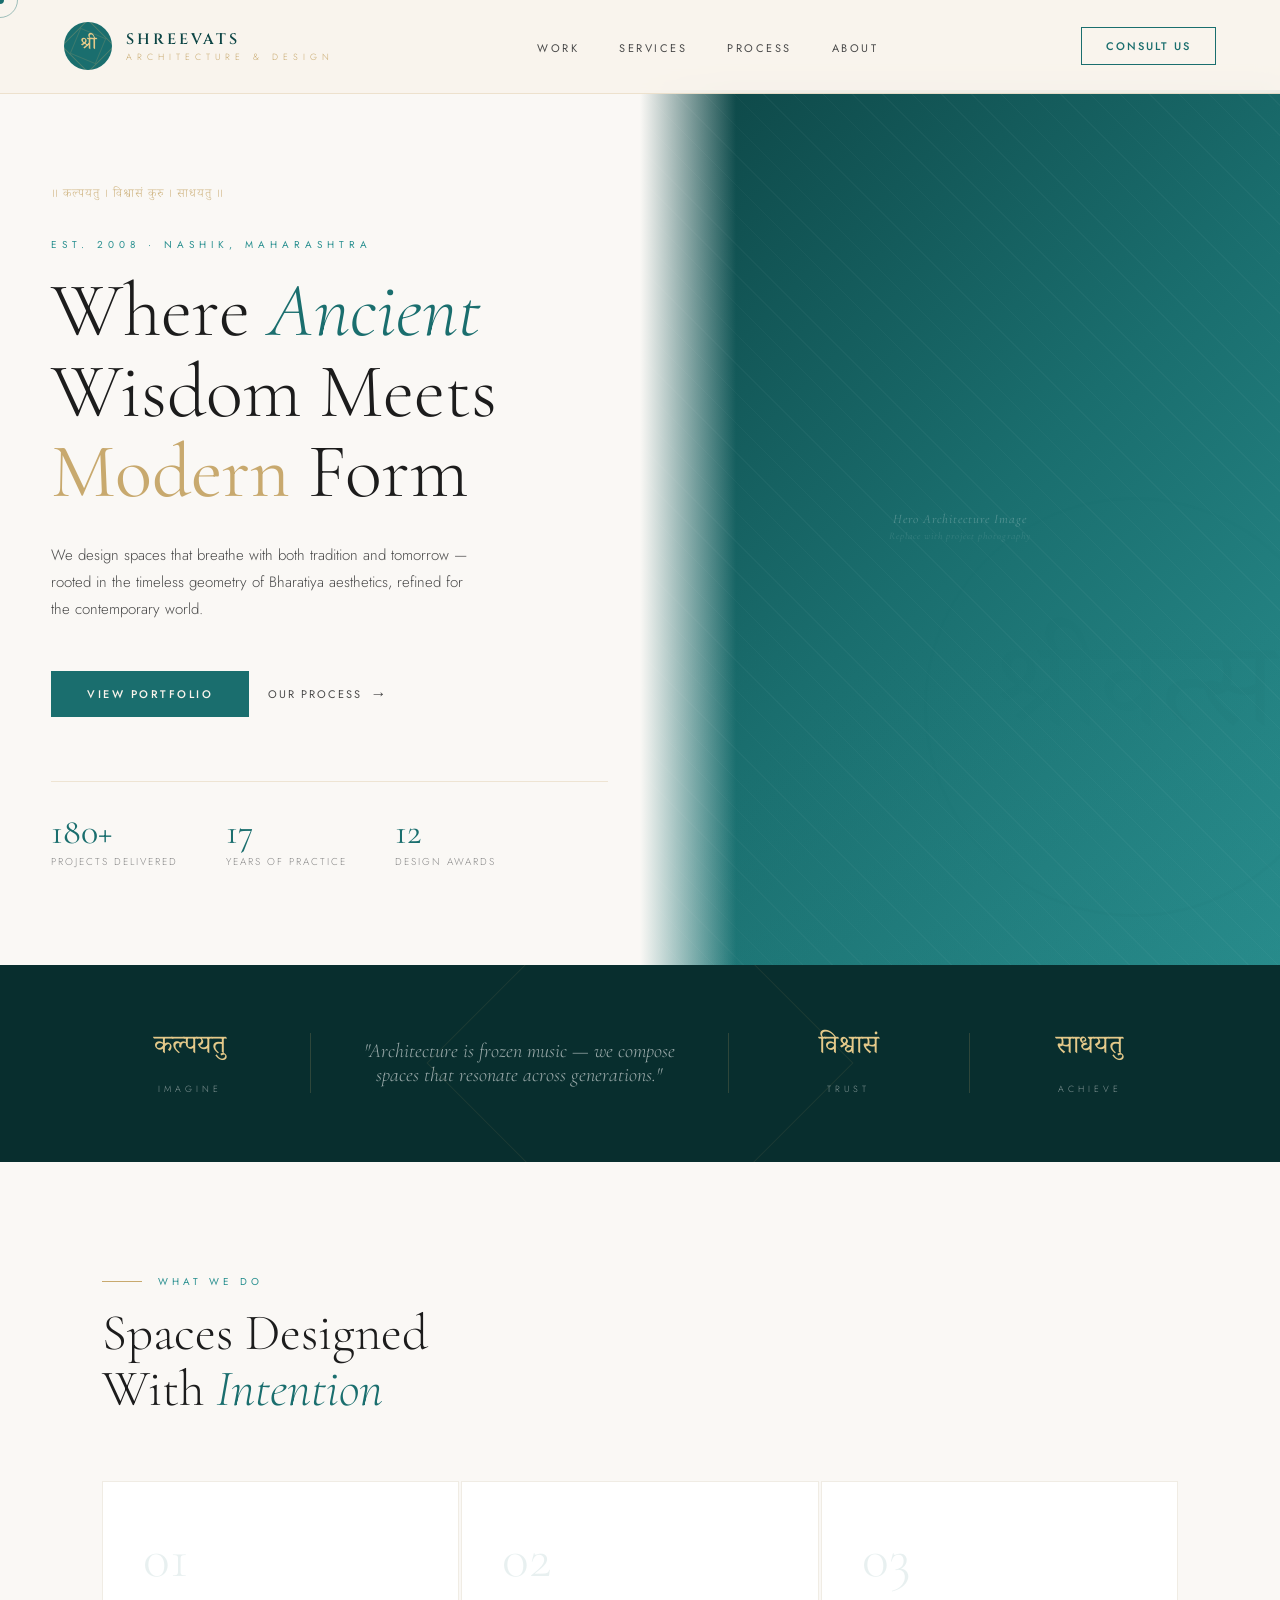
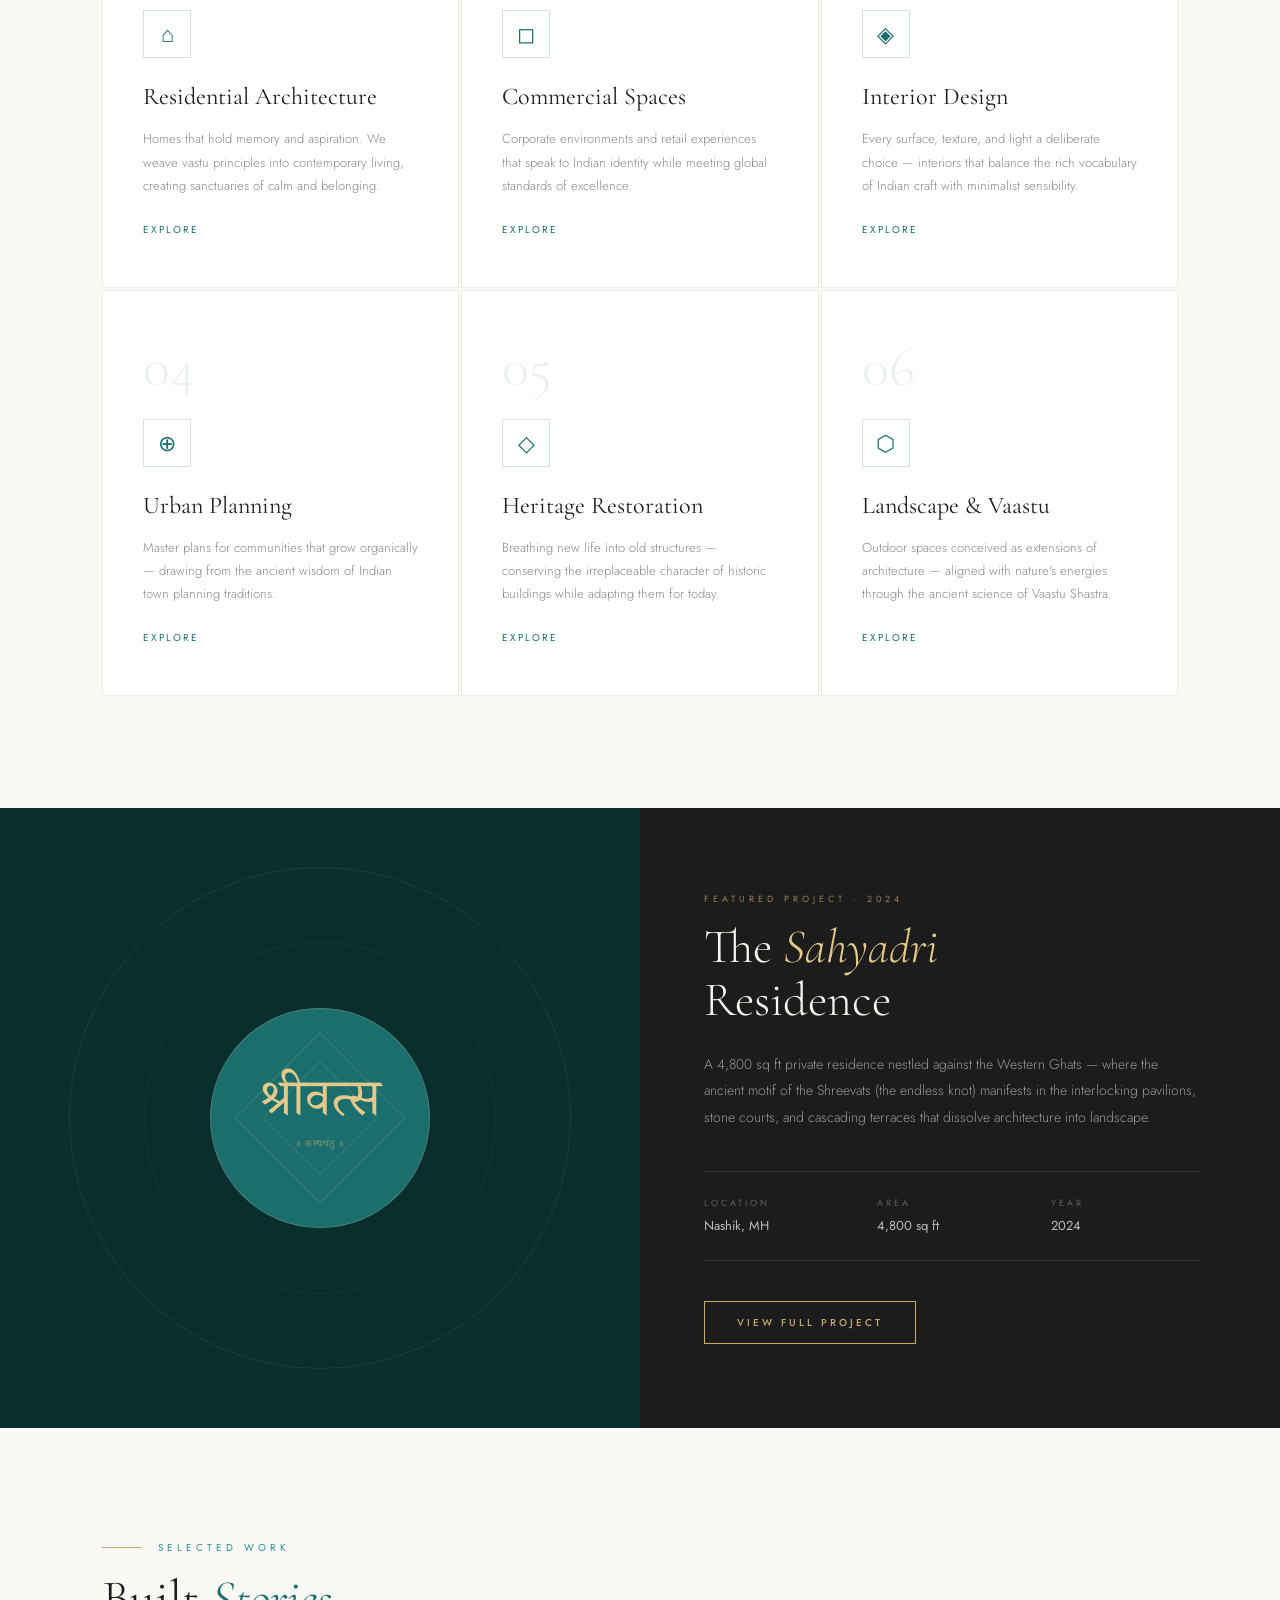
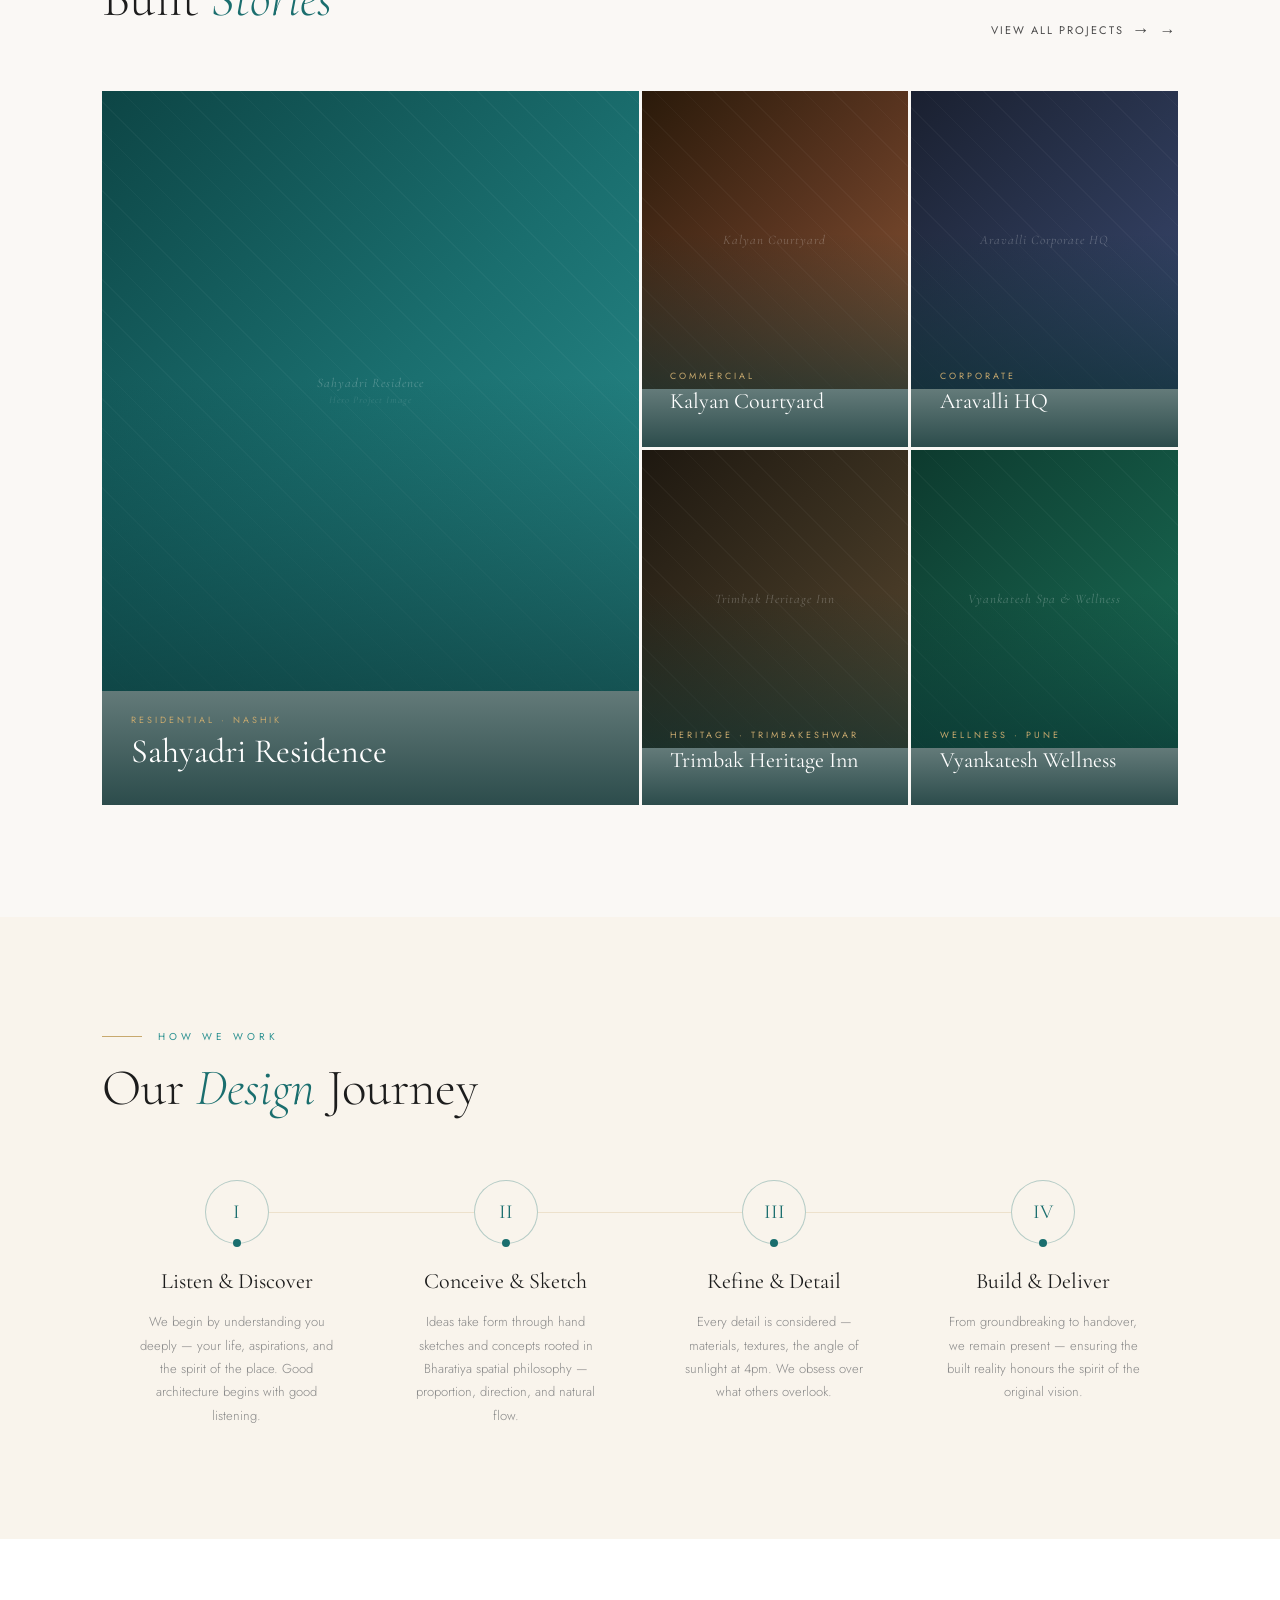
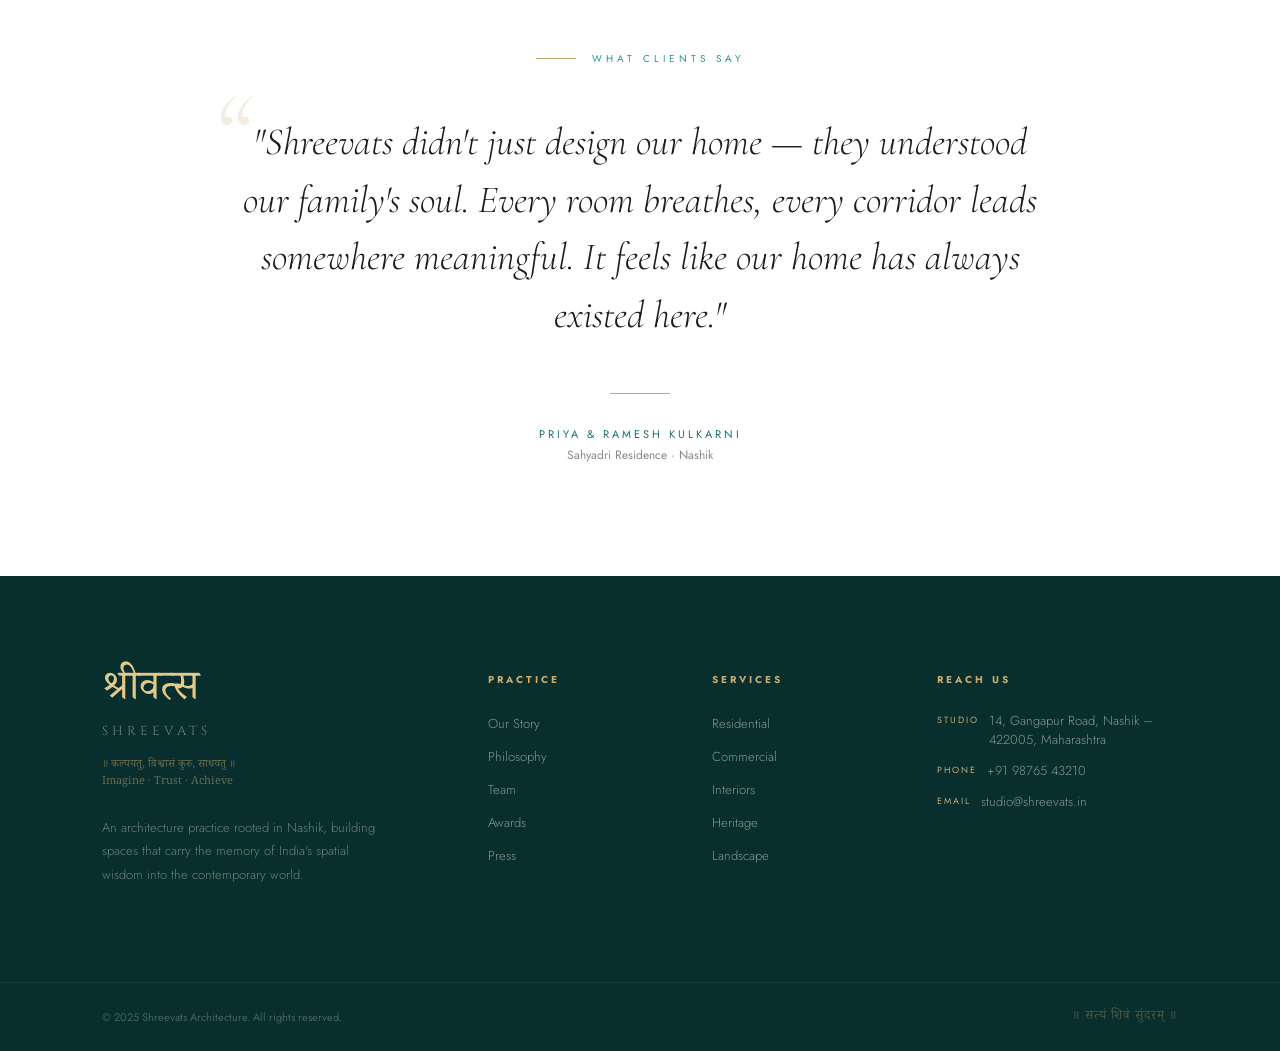
<file: shreevats.html>
<!DOCTYPE html>
<html lang="en">
<head>
<meta charset="UTF-8">
<meta name="viewport" content="width=device-width, initial-scale=1.0">
<title>Shreevats | Architecture & Design</title>
<link rel="preconnect" href="https://fonts.googleapis.com">
<link href="https://fonts.googleapis.com/css2?family=Cormorant+Garamond:ital,wght@0,300;0,400;0,500;0,600;1,300;1,400&family=Cinzel:wght@400;500;600&family=Noto+Serif+Devanagari:wght@300;400;500&family=Jost:wght@200;300;400;500&display=swap" rel="stylesheet">
<style>
  :root {
    --teal: #1a6e6e;
    --teal-dark: #0d4545;
    --teal-deep: #082e2e;
    --teal-light: #2a9090;
    --teal-pale: #e8f4f4;
    --gold: #c8a96e;
    --gold-light: #e4c98a;
    --gold-pale: #f5ead4;
    --cream: #f9f4ec;
    --off-white: #faf8f5;
    --charcoal: #1c1c1c;
    --mid: #4a4a4a;
    --muted: #888;
    --border: rgba(200,169,110,0.25);
    --border-teal: rgba(26,110,110,0.2);
  }

  * { margin: 0; padding: 0; box-sizing: border-box; }

  html { scroll-behavior: smooth; }

  body {
    font-family: 'Jost', sans-serif;
    background: var(--off-white);
    color: var(--charcoal);
    overflow-x: hidden;
  }

  /* ─── NAV ─── */
  nav {
    position: fixed; top: 0; left: 0; right: 0; z-index: 100;
    display: flex; align-items: center; justify-content: space-between;
    padding: 1.4rem 5%;
    background: rgba(249,244,236,0.92);
    backdrop-filter: blur(12px);
    border-bottom: 1px solid var(--border);
  }

  .nav-logo {
    display: flex; align-items: center; gap: 14px;
  }
  .nav-logo-circle {
    width: 48px; height: 48px;
    background: var(--teal);
    border-radius: 50%;
    display: flex; align-items: center; justify-content: center;
    position: relative; overflow: hidden;
  }
  .nav-logo-circle::before {
    content: '';
    position: absolute;
    width: 36px; height: 36px;
    border: 1.5px solid rgba(200,169,110,0.3);
    transform: rotate(45deg);
  }
  .nav-logo-circle::after {
    content: '';
    position: absolute;
    width: 26px; height: 26px;
    border: 1.5px solid rgba(200,169,110,0.2);
    transform: rotate(22.5deg);
  }
  .nav-deva {
    font-family: 'Noto Serif Devanagari', serif;
    font-size: 18px; font-weight: 500;
    color: var(--gold-light);
    position: relative; z-index: 1;
    letter-spacing: -0.5px;
  }
  .nav-wordmark {
    display: flex; flex-direction: column;
  }
  .nav-wordmark span:first-child {
    font-family: 'Cinzel', serif;
    font-size: 15px; font-weight: 600;
    letter-spacing: 3px;
    color: var(--teal-dark);
    text-transform: uppercase;
  }
  .nav-wordmark span:last-child {
    font-family: 'Jost', sans-serif;
    font-size: 9px; font-weight: 300;
    letter-spacing: 5px;
    color: var(--gold);
    text-transform: uppercase;
  }

  .nav-links {
    display: flex; gap: 2.5rem; list-style: none;
  }
  .nav-links a {
    font-size: 11px; font-weight: 400; letter-spacing: 2.5px;
    text-transform: uppercase;
    color: var(--mid);
    text-decoration: none;
    position: relative;
    transition: color 0.3s;
  }
  .nav-links a::after {
    content: '';
    position: absolute; bottom: -4px; left: 0; right: 0;
    height: 1px; background: var(--gold);
    transform: scaleX(0);
    transition: transform 0.3s;
  }
  .nav-links a:hover { color: var(--teal); }
  .nav-links a:hover::after { transform: scaleX(1); }

  .nav-cta {
    font-family: 'Jost', sans-serif;
    font-size: 11px; font-weight: 500; letter-spacing: 2px;
    text-transform: uppercase;
    padding: 10px 24px;
    background: transparent;
    border: 1px solid var(--teal);
    color: var(--teal);
    cursor: pointer;
    transition: all 0.3s;
  }
  .nav-cta:hover {
    background: var(--teal);
    color: var(--cream);
  }

  /* ─── HERO ─── */
  .hero {
    min-height: 100vh;
    display: grid; grid-template-columns: 1fr 1fr;
    padding-top: 90px;
    position: relative;
    overflow: hidden;
  }

  .hero-left {
    display: flex; flex-direction: column; justify-content: center;
    padding: 6rem 5% 6rem 8%;
    position: relative; z-index: 2;
  }

  .hero-tagline-deva {
    font-family: 'Noto Serif Devanagari', serif;
    font-size: 12px; font-weight: 300;
    color: var(--gold);
    letter-spacing: 1px;
    margin-bottom: 2rem;
    opacity: 0.85;
  }

  .hero-eyebrow {
    font-size: 10px; font-weight: 400; letter-spacing: 5px;
    text-transform: uppercase; color: var(--teal-light);
    margin-bottom: 1.2rem;
  }

  .hero-title {
    font-family: 'Cormorant Garamond', serif;
    font-size: clamp(52px, 6vw, 88px);
    font-weight: 300;
    line-height: 1.05;
    color: var(--charcoal);
    margin-bottom: 1.8rem;
  }
  .hero-title em {
    font-style: italic;
    color: var(--teal);
  }
  .hero-title .gold-word {
    color: var(--gold);
    font-weight: 400;
  }

  .hero-desc {
    font-size: 15px; font-weight: 300; line-height: 1.8;
    color: var(--mid);
    max-width: 420px;
    margin-bottom: 3rem;
  }

  .hero-actions {
    display: flex; gap: 1.2rem; align-items: center;
  }
  .btn-primary {
    font-family: 'Jost', sans-serif;
    font-size: 11px; font-weight: 500; letter-spacing: 2.5px;
    text-transform: uppercase;
    padding: 15px 36px;
    background: var(--teal);
    color: var(--cream);
    border: none; cursor: pointer;
    transition: background 0.3s;
    text-decoration: none;
    display: inline-block;
  }
  .btn-primary:hover { background: var(--teal-dark); }

  .btn-ghost {
    font-size: 11px; font-weight: 400; letter-spacing: 2px;
    text-transform: uppercase;
    color: var(--mid);
    text-decoration: none;
    display: flex; align-items: center; gap: 8px;
    transition: color 0.3s;
  }
  .btn-ghost:hover { color: var(--teal); }
  .btn-ghost::after {
    content: '→'; font-size: 16px;
    transition: transform 0.3s;
  }
  .btn-ghost:hover::after { transform: translateX(4px); }

  .hero-stats {
    display: flex; gap: 3rem; margin-top: 4rem;
    padding-top: 2rem;
    border-top: 1px solid var(--border);
  }
  .stat-num {
    font-family: 'Cormorant Garamond', serif;
    font-size: 36px; font-weight: 400; color: var(--teal);
    line-height: 1;
  }
  .stat-label {
    font-size: 10px; font-weight: 300; letter-spacing: 2px;
    text-transform: uppercase; color: var(--muted);
    margin-top: 4px;
  }

  .hero-right {
    position: relative; overflow: hidden;
  }
  .hero-right img {
    width: 100%; height: 100%; object-fit: cover;
    filter: brightness(0.88);
  }
  .hero-right-overlay {
    position: absolute; inset: 0;
    background: linear-gradient(to right, var(--off-white) 0%, transparent 15%),
                linear-gradient(to bottom, transparent 60%, rgba(26,110,110,0.15) 100%);
  }

  /* Large decorative logo watermark */
  .hero-watermark {
    position: absolute;
    right: -5%;
    bottom: 5%;
    width: 420px; height: 420px;
    opacity: 0.06;
    z-index: 0;
  }
  .hero-watermark-inner {
    width: 100%; height: 100%;
    border: 3px solid var(--teal);
    border-radius: 50%;
    display: flex; align-items: center; justify-content: center;
  }
  .hero-watermark-deva {
    font-family: 'Noto Serif Devanagari', serif;
    font-size: 120px; color: var(--teal);
  }

  /* ─── PHILOSOPHY BAND ─── */
  .philosophy-band {
    background: var(--teal-deep);
    padding: 4rem 8%;
    display: flex; align-items: center; justify-content: space-between;
    gap: 2rem;
    position: relative; overflow: hidden;
  }
  .philosophy-band::before {
    content: '';
    position: absolute;
    top: 50%; left: 50%;
    transform: translate(-50%,-50%);
    width: 300px; height: 300px;
    border: 1px solid rgba(200,169,110,0.1);
    transform: translate(-50%,-50%) rotate(45deg);
  }

  .philosophy-item {
    text-align: center; flex: 1; position: relative; z-index: 1;
  }
  .philosophy-item + .philosophy-item::before {
    content: '◆';
    position: absolute; left: -1rem; top: 50%; transform: translateY(-50%);
    color: var(--gold); opacity: 0.4; font-size: 8px;
  }
  .philosophy-deva {
    font-family: 'Noto Serif Devanagari', serif;
    font-size: 26px; color: var(--gold-light);
    display: block; margin-bottom: 6px;
  }
  .philosophy-en {
    font-size: 9px; font-weight: 300; letter-spacing: 4px;
    text-transform: uppercase; color: rgba(255,255,255,0.5);
  }
  .philosophy-tagline {
    font-family: 'Cormorant Garamond', serif;
    font-size: 20px; font-weight: 300; font-style: italic;
    color: rgba(255,255,255,0.6);
    text-align: center; flex: 2;
  }
  .philosophy-sep {
    width: 1px; height: 60px; background: rgba(200,169,110,0.2);
    flex-shrink: 0;
  }

  /* ─── SERVICES ─── */
  .section {
    padding: 7rem 8%;
  }
  .section-eyebrow {
    display: flex; align-items: center; gap: 16px;
    margin-bottom: 1rem;
  }
  .section-eyebrow span {
    font-size: 10px; font-weight: 400; letter-spacing: 4px;
    text-transform: uppercase; color: var(--teal-light);
  }
  .section-eyebrow::before {
    content: '';
    width: 40px; height: 1px; background: var(--gold); flex-shrink: 0;
  }

  .section-title {
    font-family: 'Cormorant Garamond', serif;
    font-size: clamp(36px, 4vw, 56px);
    font-weight: 300; line-height: 1.1;
    color: var(--charcoal);
    margin-bottom: 1rem;
  }
  .section-title em { font-style: italic; color: var(--teal); }

  .services-grid {
    display: grid;
    grid-template-columns: repeat(3, 1fr);
    gap: 2px;
    margin-top: 4rem;
  }
  .service-card {
    padding: 3rem 2.5rem;
    background: white;
    border: 1px solid #f0ece4;
    position: relative; overflow: hidden;
    transition: all 0.4s;
    cursor: pointer;
  }
  .service-card::before {
    content: '';
    position: absolute;
    bottom: 0; left: 0; right: 0;
    height: 3px;
    background: var(--teal);
    transform: scaleX(0);
    transform-origin: left;
    transition: transform 0.4s;
  }
  .service-card:hover::before { transform: scaleX(1); }
  .service-card:hover { background: var(--teal-pale); }

  .service-num {
    font-family: 'Cormorant Garamond', serif;
    font-size: 56px; font-weight: 300;
    color: var(--border-teal);
    color: rgba(26,110,110,0.1);
    line-height: 1;
    margin-bottom: 1.5rem;
  }
  .service-icon {
    width: 48px; height: 48px;
    border: 1px solid var(--border-teal);
    display: flex; align-items: center; justify-content: center;
    margin-bottom: 1.5rem;
    color: var(--teal);
    font-size: 22px;
    transition: all 0.3s;
  }
  .service-card:hover .service-icon {
    background: var(--teal); color: var(--cream);
  }
  .service-name {
    font-family: 'Cormorant Garamond', serif;
    font-size: 24px; font-weight: 400;
    color: var(--charcoal);
    margin-bottom: 1rem;
  }
  .service-desc {
    font-size: 13px; font-weight: 300; line-height: 1.8;
    color: var(--muted);
  }
  .service-link {
    display: inline-flex; align-items: center; gap: 6px;
    font-size: 10px; letter-spacing: 2px; text-transform: uppercase;
    color: var(--teal); text-decoration: none;
    margin-top: 1.5rem;
    transition: gap 0.3s;
  }
  .service-link:hover { gap: 12px; }

  /* ─── FEATURED PROJECT ─── */
  .featured {
    background: var(--charcoal);
    padding: 0;
    display: grid; grid-template-columns: 1fr 1fr;
    min-height: 620px;
  }
  .featured-visual {
    position: relative;
    background: var(--teal-deep);
    display: flex; align-items: center; justify-content: center;
    padding: 5rem;
    overflow: hidden;
  }
  .featured-visual::before {
    content: '';
    position: absolute;
    width: 500px; height: 500px;
    border: 1px solid rgba(200,169,110,0.12);
    border-radius: 50%;
    top: 50%; left: 50%; transform: translate(-50%,-50%);
  }
  .featured-visual::after {
    content: '';
    position: absolute;
    width: 350px; height: 350px;
    border: 1px solid rgba(200,169,110,0.08);
    border-radius: 50%;
    top: 50%; left: 50%; transform: translate(-50%,-50%);
  }
  .featured-logo-large {
    width: 220px; height: 220px;
    background: var(--teal);
    border-radius: 50%;
    display: flex; align-items: center; justify-content: center;
    flex-direction: column;
    position: relative; z-index: 1;
    border: 1px solid rgba(200,169,110,0.3);
  }
  .featured-logo-knot {
    position: absolute;
    width: 170px; height: 170px;
    opacity: 0.25;
  }
  .featured-logo-knot .knot-line {
    stroke: var(--gold-light);
    stroke-width: 2;
    fill: none;
  }
  .featured-logo-deva {
    font-family: 'Noto Serif Devanagari', serif;
    font-size: 52px; font-weight: 400;
    color: var(--gold-light);
    position: relative; z-index: 1;
    line-height: 1;
  }
  .featured-logo-sub {
    font-family: 'Noto Serif Devanagari', serif;
    font-size: 10px; color: rgba(200,169,110,0.6);
    position: relative; z-index: 1;
    text-align: center; margin-top: 4px;
    letter-spacing: 0.5px;
  }

  .featured-content {
    padding: 5rem 5rem 5rem 4rem;
    display: flex; flex-direction: column; justify-content: center;
  }
  .featured-tag {
    font-size: 9px; letter-spacing: 4px; text-transform: uppercase;
    color: var(--gold); opacity: 0.7; margin-bottom: 1rem;
  }
  .featured-project-title {
    font-family: 'Cormorant Garamond', serif;
    font-size: 48px; font-weight: 300;
    color: var(--cream);
    line-height: 1.1;
    margin-bottom: 1.5rem;
  }
  .featured-project-title em { font-style: italic; color: var(--gold-light); }

  .featured-desc {
    font-size: 14px; font-weight: 300; line-height: 1.9;
    color: rgba(255,255,255,0.55);
    margin-bottom: 2.5rem;
  }
  .featured-meta {
    display: grid; grid-template-columns: repeat(3, 1fr);
    gap: 1.5rem; margin-bottom: 2.5rem;
    padding: 1.5rem 0;
    border-top: 1px solid rgba(200,169,110,0.15);
    border-bottom: 1px solid rgba(200,169,110,0.15);
  }
  .featured-meta-item label {
    font-size: 9px; letter-spacing: 3px; text-transform: uppercase;
    color: rgba(255,255,255,0.3); display: block; margin-bottom: 4px;
  }
  .featured-meta-item span {
    font-size: 13px; color: rgba(255,255,255,0.7);
  }
  .btn-outline-gold {
    display: inline-block;
    font-size: 10px; font-weight: 500; letter-spacing: 3px;
    text-transform: uppercase;
    padding: 13px 32px;
    border: 1px solid var(--gold);
    color: var(--gold);
    text-decoration: none;
    transition: all 0.3s;
    align-self: flex-start;
  }
  .btn-outline-gold:hover {
    background: var(--gold); color: var(--teal-deep);
  }

  /* ─── PORTFOLIO GRID ─── */
  .portfolio-intro {
    display: flex; align-items: flex-end; justify-content: space-between;
    margin-bottom: 3rem;
  }
  .portfolio-grid {
    display: grid;
    grid-template-columns: repeat(4, 1fr);
    grid-template-rows: auto;
    gap: 3px;
  }
  .port-card {
    aspect-ratio: 3/4;
    position: relative; overflow: hidden;
    cursor: pointer;
  }
  .port-card:nth-child(1) { grid-column: span 2; grid-row: span 2; aspect-ratio: auto; }
  .port-card-bg {
    width: 100%; height: 100%;
    position: relative; overflow: hidden;
    transition: transform 0.6s ease;
  }
  .port-card:hover .port-card-bg { transform: scale(1.04); }
  .port-card-img {
    width: 100%; height: 100%; object-fit: cover;
    filter: brightness(0.75);
    transition: filter 0.4s;
  }
  .port-card:hover .port-card-img { filter: brightness(0.6); }
  .port-card-overlay {
    position: absolute; inset: 0;
    background: linear-gradient(to top, rgba(8,46,46,0.85) 0%, transparent 60%);
    display: flex; flex-direction: column; justify-content: flex-end;
    padding: 2rem 1.8rem;
  }
  .port-card-cat {
    font-size: 9px; letter-spacing: 3px; text-transform: uppercase;
    color: var(--gold); margin-bottom: 6px;
  }
  .port-card-name {
    font-family: 'Cormorant Garamond', serif;
    font-size: 22px; font-weight: 400;
    color: white; line-height: 1.2;
  }
  .port-card:nth-child(1) .port-card-name { font-size: 34px; }

  /* ─── PROCESS ─── */
  .process-section {
    background: var(--cream);
    padding: 7rem 8%;
  }
  .process-steps {
    display: grid;
    grid-template-columns: repeat(4, 1fr);
    gap: 0;
    margin-top: 4rem;
    position: relative;
  }
  .process-steps::before {
    content: '';
    position: absolute;
    top: 32px; left: 10%; right: 10%;
    height: 1px; background: var(--border);
    z-index: 0;
  }
  .process-step {
    padding: 0 2rem;
    text-align: center; position: relative; z-index: 1;
  }
  .step-dot {
    width: 64px; height: 64px;
    border: 1px solid var(--border-teal);
    border: 1px solid rgba(26,110,110,0.3);
    border-radius: 50%;
    display: flex; align-items: center; justify-content: center;
    margin: 0 auto 1.5rem;
    background: var(--cream);
    font-family: 'Cormorant Garamond', serif;
    font-size: 20px; color: var(--teal);
    position: relative;
  }
  .step-dot::after {
    content: '';
    position: absolute;
    width: 8px; height: 8px;
    background: var(--teal);
    border-radius: 50%;
    bottom: -4px; left: 50%; transform: translateX(-50%);
  }
  .step-title {
    font-family: 'Cormorant Garamond', serif;
    font-size: 22px; font-weight: 400;
    color: var(--charcoal);
    margin-bottom: 1rem;
  }
  .step-desc {
    font-size: 13px; font-weight: 300; line-height: 1.8;
    color: var(--muted);
  }

  /* ─── TESTIMONIAL ─── */
  .testimonial-section {
    padding: 7rem 8%;
    background: white;
    text-align: center;
  }
  .testimonial-quote {
    font-family: 'Cormorant Garamond', serif;
    font-size: clamp(24px, 3vw, 40px);
    font-weight: 300; font-style: italic;
    line-height: 1.5;
    color: var(--charcoal);
    max-width: 820px;
    margin: 3rem auto;
    position: relative;
  }
  .testimonial-quote::before {
    content: '\201C';
    font-size: 120px; color: var(--gold); opacity: 0.2;
    position: absolute; top: -40px; left: -20px;
    font-family: 'Cormorant Garamond', serif;
    line-height: 1;
  }
  .testimonial-author {
    font-size: 11px; letter-spacing: 3px; text-transform: uppercase;
    color: var(--teal); margin-top: 0.5rem;
  }
  .testimonial-role {
    font-size: 12px; color: var(--muted); margin-top: 4px;
  }
  .testimonial-divider {
    width: 60px; height: 1px; background: var(--gold);
    margin: 2rem auto;
  }

  /* ─── CONTACT / FOOTER ─── */
  footer {
    background: var(--teal-deep);
    color: rgba(255,255,255,0.7);
  }
  .footer-top {
    padding: 6rem 8%;
    display: grid; grid-template-columns: 2fr 1fr 1fr 1.5fr;
    gap: 4rem;
  }
  .footer-brand .footer-deva {
    font-family: 'Noto Serif Devanagari', serif;
    font-size: 42px; color: var(--gold-light);
    display: block; line-height: 1; margin-bottom: 4px;
  }
  .footer-brand .footer-en {
    font-family: 'Cinzel', serif;
    font-size: 13px; letter-spacing: 4px; color: rgba(255,255,255,0.4);
    text-transform: uppercase;
  }
  .footer-tagline {
    font-family: 'Noto Serif Devanagari', serif;
    font-size: 11px; color: rgba(200,169,110,0.5);
    margin-top: 1rem; margin-bottom: 1.5rem;
    line-height: 1.6;
  }
  .footer-about {
    font-size: 13px; font-weight: 300; line-height: 1.8;
    color: rgba(255,255,255,0.4); max-width: 280px;
  }
  .footer-col h4 {
    font-size: 10px; letter-spacing: 3px; text-transform: uppercase;
    color: var(--gold); margin-bottom: 1.5rem;
  }
  .footer-col ul { list-style: none; }
  .footer-col ul li + li { margin-top: 10px; }
  .footer-col ul a {
    font-size: 13px; font-weight: 300;
    color: rgba(255,255,255,0.5); text-decoration: none;
    transition: color 0.3s;
  }
  .footer-col ul a:hover { color: rgba(255,255,255,0.9); }
  .footer-contact-item {
    display: flex; gap: 10px; align-items: flex-start;
    font-size: 13px; font-weight: 300;
    color: rgba(255,255,255,0.5);
    margin-bottom: 12px;
  }
  .footer-contact-item strong { color: var(--gold); font-weight: 400; font-size: 9px; letter-spacing: 2px; text-transform: uppercase; white-space: nowrap; margin-top: 2px; }

  .footer-bottom {
    padding: 1.5rem 8%;
    border-top: 1px solid rgba(200,169,110,0.1);
    display: flex; align-items: center; justify-content: space-between;
  }
  .footer-bottom p {
    font-size: 11px; color: rgba(255,255,255,0.25);
  }
  .footer-bottom-deva {
    font-family: 'Noto Serif Devanagari', serif;
    font-size: 13px; color: rgba(200,169,110,0.35);
    letter-spacing: 1px;
  }

  /* ─── SCROLL ANIMATIONS ─── */
  .reveal {
    opacity: 0; transform: translateY(30px);
    transition: opacity 0.8s ease, transform 0.8s ease;
  }
  .reveal.visible { opacity: 1; transform: none; }

  /* ─── CURSOR DOT ─── */
  .cursor {
    width: 8px; height: 8px;
    background: var(--teal);
    border-radius: 50%;
    position: fixed; top: 0; left: 0;
    pointer-events: none; z-index: 9999;
    transform: translate(-50%,-50%);
    transition: width 0.3s, height 0.3s, background 0.3s;
  }
  .cursor-ring {
    width: 36px; height: 36px;
    border: 1px solid rgba(26,110,110,0.4);
    border-radius: 50%;
    position: fixed; top: 0; left: 0;
    pointer-events: none; z-index: 9998;
    transform: translate(-50%,-50%);
    transition: transform 0.15s ease;
  }

  /* Placeholder colored blocks for images */
  .img-placeholder {
    width: 100%; height: 100%;
    background: linear-gradient(135deg, var(--teal-dark) 0%, var(--teal) 50%, var(--teal-light) 100%);
    display: flex; align-items: center; justify-content: center;
    position: relative; overflow: hidden;
  }
  .img-placeholder::before {
    content: '';
    position: absolute;
    width: 200%; height: 200%;
    background: repeating-linear-gradient(
      45deg,
      transparent,
      transparent 20px,
      rgba(255,255,255,0.03) 20px,
      rgba(255,255,255,0.03) 21px
    );
  }
  .img-placeholder-text {
    font-family: 'Cormorant Garamond', serif;
    font-style: italic;
    color: rgba(255,255,255,0.25);
    font-size: 13px; letter-spacing: 1px; text-align: center;
    position: relative; z-index: 1;
  }
  .img-placeholder.warm {
    background: linear-gradient(135deg, #2a1a0a 0%, #5a3520 50%, #8a5535 100%);
  }
  .img-placeholder.slate {
    background: linear-gradient(135deg, #1a2030 0%, #2a3550 50%, #3a4870 100%);
  }
  .img-placeholder.earth {
    background: linear-gradient(135deg, #1e1810 0%, #3a3020 50%, #5a4830 100%);
  }
</style>
</head>
<body>

<!-- Custom cursor -->
<div class="cursor" id="cursor"></div>
<div class="cursor-ring" id="cursorRing"></div>

<!-- ── NAV ── -->
<nav>
  <div class="nav-logo">
    <div class="nav-logo-circle">
      <span class="nav-deva">श्री</span>
    </div>
    <div class="nav-wordmark">
      <span>Shreevats</span>
      <span>Architecture &amp; Design</span>
    </div>
  </div>
  <ul class="nav-links">
    <li><a href="#work">Work</a></li>
    <li><a href="#services">Services</a></li>
    <li><a href="#process">Process</a></li>
    <li><a href="#about">About</a></li>
  </ul>
  <button class="nav-cta">Consult Us</button>
</nav>

<!-- ── HERO ── -->
<section class="hero">
  <div class="hero-left reveal">
    <p class="hero-tagline-deva">॥ कल्पयतु । विश्वासं कुरु । साधयतु ॥</p>
    <p class="hero-eyebrow">Est. 2008 · Nashik, Maharashtra</p>
    <h1 class="hero-title">
      Where <em>Ancient</em><br>
      Wisdom Meets<br>
      <span class="gold-word">Modern</span> Form
    </h1>
    <p class="hero-desc">We design spaces that breathe with both tradition and tomorrow — rooted in the timeless geometry of Bharatiya aesthetics, refined for the contemporary world.</p>
    <div class="hero-actions">
      <a href="#work" class="btn-primary">View Portfolio</a>
      <a href="#process" class="btn-ghost">Our Process</a>
    </div>
    <div class="hero-stats">
      <div>
        <div class="stat-num">180+</div>
        <div class="stat-label">Projects Delivered</div>
      </div>
      <div>
        <div class="stat-num">17</div>
        <div class="stat-label">Years of Practice</div>
      </div>
      <div>
        <div class="stat-num">12</div>
        <div class="stat-label">Design Awards</div>
      </div>
    </div>
  </div>
  <div class="hero-right">
    <div class="img-placeholder">
      <div class="img-placeholder-text">
        Hero Architecture Image<br><span style="font-size:10px;opacity:0.5">Replace with project photography</span>
      </div>
    </div>
    <div class="hero-right-overlay"></div>
  </div>
  <!-- watermark -->
  <div class="hero-watermark" style="position:absolute;right:-5%;bottom:5%;pointer-events:none;">
    <div class="hero-watermark-inner">
      <span class="hero-watermark-deva">श्रीवत्स</span>
    </div>
  </div>
</section>

<!-- ── PHILOSOPHY BAND ── -->
<div class="philosophy-band">
  <div class="philosophy-item">
    <span class="philosophy-deva">कल्पयतु</span>
    <span class="philosophy-en">Imagine</span>
  </div>
  <div class="philosophy-sep"></div>
  <p class="philosophy-tagline">"Architecture is frozen music — we compose spaces that resonate across generations."</p>
  <div class="philosophy-sep"></div>
  <div class="philosophy-item">
    <span class="philosophy-deva">विश्वासं</span>
    <span class="philosophy-en">Trust</span>
  </div>
  <div class="philosophy-sep"></div>
  <div class="philosophy-item">
    <span class="philosophy-deva">साधयतु</span>
    <span class="philosophy-en">Achieve</span>
  </div>
</div>

<!-- ── SERVICES ── -->
<section class="section" id="services">
  <div class="section-eyebrow"><span>What We Do</span></div>
  <h2 class="section-title">Spaces Designed<br>With <em>Intention</em></h2>
  <div class="services-grid">
    <div class="service-card">
      <div class="service-num">01</div>
      <div class="service-icon">⌂</div>
      <h3 class="service-name">Residential Architecture</h3>
      <p class="service-desc">Homes that hold memory and aspiration. We weave vastu principles into contemporary living, creating sanctuaries of calm and belonging.</p>
      <a href="#" class="service-link">Explore</a>
    </div>
    <div class="service-card">
      <div class="service-num">02</div>
      <div class="service-icon">◻</div>
      <h3 class="service-name">Commercial Spaces</h3>
      <p class="service-desc">Corporate environments and retail experiences that speak to Indian identity while meeting global standards of excellence.</p>
      <a href="#" class="service-link">Explore</a>
    </div>
    <div class="service-card">
      <div class="service-num">03</div>
      <div class="service-icon">◈</div>
      <h3 class="service-name">Interior Design</h3>
      <p class="service-desc">Every surface, texture, and light a deliberate choice — interiors that balance the rich vocabulary of Indian craft with minimalist sensibility.</p>
      <a href="#" class="service-link">Explore</a>
    </div>
    <div class="service-card">
      <div class="service-num">04</div>
      <div class="service-icon">⊕</div>
      <h3 class="service-name">Urban Planning</h3>
      <p class="service-desc">Master plans for communities that grow organically — drawing from the ancient wisdom of Indian town planning traditions.</p>
      <a href="#" class="service-link">Explore</a>
    </div>
    <div class="service-card">
      <div class="service-num">05</div>
      <div class="service-icon">◇</div>
      <h3 class="service-name">Heritage Restoration</h3>
      <p class="service-desc">Breathing new life into old structures — conserving the irreplaceable character of historic buildings while adapting them for today.</p>
      <a href="#" class="service-link">Explore</a>
    </div>
    <div class="service-card">
      <div class="service-num">06</div>
      <div class="service-icon">⬡</div>
      <h3 class="service-name">Landscape & Vaastu</h3>
      <p class="service-desc">Outdoor spaces conceived as extensions of architecture — aligned with nature's energies through the ancient science of Vaastu Shastra.</p>
      <a href="#" class="service-link">Explore</a>
    </div>
  </div>
</section>

<!-- ── FEATURED PROJECT ── -->
<div class="featured" id="work">
  <div class="featured-visual">
    <!-- Endless Knot SVG Pattern -->
    <svg class="featured-logo-knot" viewBox="0 0 170 170" xmlns="http://www.w3.org/2000/svg" style="position:absolute;width:170px;height:170px;opacity:0.2;">
      <rect x="35" y="35" width="100" height="100" stroke="#c8a96e" stroke-width="1.5" fill="none" transform="rotate(45 85 85)"/>
      <rect x="50" y="50" width="70" height="70" stroke="#c8a96e" stroke-width="1" fill="none" transform="rotate(45 85 85)"/>
      <rect x="65" y="65" width="40" height="40" stroke="#c8a96e" stroke-width="1" fill="none" transform="rotate(45 85 85)"/>
    </svg>
    <div class="featured-logo-large">
      <svg style="position:absolute;width:180px;height:180px;opacity:0.18;" viewBox="0 0 180 180">
        <rect x="30" y="30" width="120" height="120" fill="none" stroke="#c8a96e" stroke-width="1.5" transform="rotate(45 90 90)"/>
        <rect x="50" y="50" width="80" height="80" fill="none" stroke="#c8a96e" stroke-width="1" transform="rotate(45 90 90)"/>
        <rect x="70" y="70" width="40" height="40" fill="none" stroke="#c8a96e" stroke-width="0.8" transform="rotate(45 90 90)"/>
      </svg>
      <span class="featured-logo-deva">श्रीवत्स</span>
      <span class="featured-logo-sub">॥ कल्पयतु ॥</span>
    </div>
  </div>
  <div class="featured-content">
    <p class="featured-tag">Featured Project · 2024</p>
    <h2 class="featured-project-title">The <em>Sahyadri</em><br>Residence</h2>
    <p class="featured-desc">A 4,800 sq ft private residence nestled against the Western Ghats — where the ancient motif of the Shreevats (the endless knot) manifests in the interlocking pavilions, stone courts, and cascading terraces that dissolve architecture into landscape.</p>
    <div class="featured-meta">
      <div class="featured-meta-item">
        <label>Location</label>
        <span>Nashik, MH</span>
      </div>
      <div class="featured-meta-item">
        <label>Area</label>
        <span>4,800 sq ft</span>
      </div>
      <div class="featured-meta-item">
        <label>Year</label>
        <span>2024</span>
      </div>
    </div>
    <a href="#" class="btn-outline-gold">View Full Project</a>
  </div>
</div>

<!-- ── PORTFOLIO GRID ── -->
<section class="section">
  <div class="portfolio-intro">
    <div>
      <div class="section-eyebrow"><span>Selected Work</span></div>
      <h2 class="section-title">Built <em>Stories</em></h2>
    </div>
    <a href="#" class="btn-ghost" style="font-size:11px;letter-spacing:2px;text-transform:uppercase;color:var(--mid);text-decoration:none;display:flex;gap:8px;align-items:center;">View All Projects <span style="font-size:18px;">→</span></a>
  </div>
  <div class="portfolio-grid">
    <div class="port-card">
      <div class="port-card-bg" style="height:600px;">
        <div class="img-placeholder">
          <div class="img-placeholder-text">Sahyadri Residence<br><span style="font-size:10px;opacity:0.5">Hero Project Image</span></div>
        </div>
      </div>
      <div class="port-card-overlay">
        <div class="port-card-cat">Residential · Nashik</div>
        <div class="port-card-name">Sahyadri Residence</div>
      </div>
    </div>
    <div class="port-card">
      <div class="port-card-bg" style="height:298px;">
        <div class="img-placeholder warm">
          <div class="img-placeholder-text">Kalyan Courtyard</div>
        </div>
      </div>
      <div class="port-card-overlay">
        <div class="port-card-cat">Commercial</div>
        <div class="port-card-name">Kalyan Courtyard</div>
      </div>
    </div>
    <div class="port-card">
      <div class="port-card-bg" style="height:298px;">
        <div class="img-placeholder slate">
          <div class="img-placeholder-text">Aravalli Corporate HQ</div>
        </div>
      </div>
      <div class="port-card-overlay">
        <div class="port-card-cat">Corporate</div>
        <div class="port-card-name">Aravalli HQ</div>
      </div>
    </div>
    <div class="port-card">
      <div class="port-card-bg" style="height:298px;">
        <div class="img-placeholder earth">
          <div class="img-placeholder-text">Trimbak Heritage Inn</div>
        </div>
      </div>
      <div class="port-card-overlay">
        <div class="port-card-cat">Heritage · Trimbakeshwar</div>
        <div class="port-card-name">Trimbak Heritage Inn</div>
      </div>
    </div>
    <div class="port-card">
      <div class="port-card-bg" style="height:298px;">
        <div class="img-placeholder" style="background:linear-gradient(135deg,#0d3a2e 0%,#1a6e56 100%);">
          <div class="img-placeholder-text">Vyankatesh Spa & Wellness</div>
        </div>
      </div>
      <div class="port-card-overlay">
        <div class="port-card-cat">Wellness · Pune</div>
        <div class="port-card-name">Vyankatesh Wellness</div>
      </div>
    </div>
  </div>
</section>

<!-- ── PROCESS ── -->
<section class="process-section" id="process">
  <div class="section-eyebrow"><span>How We Work</span></div>
  <h2 class="section-title">Our <em>Design</em> Journey</h2>
  <div class="process-steps">
    <div class="process-step">
      <div class="step-dot">I</div>
      <h3 class="step-title">Listen & Discover</h3>
      <p class="step-desc">We begin by understanding you deeply — your life, aspirations, and the spirit of the place. Good architecture begins with good listening.</p>
    </div>
    <div class="process-step">
      <div class="step-dot">II</div>
      <h3 class="step-title">Conceive & Sketch</h3>
      <p class="step-desc">Ideas take form through hand sketches and concepts rooted in Bharatiya spatial philosophy — proportion, direction, and natural flow.</p>
    </div>
    <div class="process-step">
      <div class="step-dot">III</div>
      <h3 class="step-title">Refine & Detail</h3>
      <p class="step-desc">Every detail is considered — materials, textures, the angle of sunlight at 4pm. We obsess over what others overlook.</p>
    </div>
    <div class="process-step">
      <div class="step-dot">IV</div>
      <h3 class="step-title">Build & Deliver</h3>
      <p class="step-desc">From groundbreaking to handover, we remain present — ensuring the built reality honours the spirit of the original vision.</p>
    </div>
  </div>
</section>

<!-- ── TESTIMONIAL ── -->
<section class="testimonial-section">
  <div class="section-eyebrow" style="justify-content:center;"><span>What Clients Say</span></div>
  <blockquote class="testimonial-quote">
    "Shreevats didn't just design our home — they understood our family's soul. Every room breathes, every corridor leads somewhere meaningful. It feels like our home has always existed here."
  </blockquote>
  <div class="testimonial-divider"></div>
  <p class="testimonial-author">Priya & Ramesh Kulkarni</p>
  <p class="testimonial-role">Sahyadri Residence · Nashik</p>
</section>

<!-- ── FOOTER ── -->
<footer>
  <div class="footer-top">
    <div class="footer-brand">
      <span class="footer-deva">श्रीवत्स</span>
      <span class="footer-en">Shreevats</span>
      <p class="footer-tagline">॥ कल्पयतु, विश्वासं कुरु, साधयतु ॥<br>Imagine · Trust · Achieve</p>
      <p class="footer-about">An architecture practice rooted in Nashik, building spaces that carry the memory of India's spatial wisdom into the contemporary world.</p>
    </div>
    <div class="footer-col">
      <h4>Practice</h4>
      <ul>
        <li><a href="#">Our Story</a></li>
        <li><a href="#">Philosophy</a></li>
        <li><a href="#">Team</a></li>
        <li><a href="#">Awards</a></li>
        <li><a href="#">Press</a></li>
      </ul>
    </div>
    <div class="footer-col">
      <h4>Services</h4>
      <ul>
        <li><a href="#">Residential</a></li>
        <li><a href="#">Commercial</a></li>
        <li><a href="#">Interiors</a></li>
        <li><a href="#">Heritage</a></li>
        <li><a href="#">Landscape</a></li>
      </ul>
    </div>
    <div class="footer-col">
      <h4>Reach Us</h4>
      <div class="footer-contact-item"><strong>Studio</strong> 14, Gangapur Road, Nashik – 422005, Maharashtra</div>
      <div class="footer-contact-item"><strong>Phone</strong> +91 98765 43210</div>
      <div class="footer-contact-item"><strong>Email</strong> studio@shreevats.in</div>
    </div>
  </div>
  <div class="footer-bottom">
    <p>© 2025 Shreevats Architecture. All rights reserved.</p>
    <span class="footer-bottom-deva">॥ सत्यं शिवं सुंदरम् ॥</span>
  </div>
</footer>

<script>
  // Cursor
  const cursor = document.getElementById('cursor');
  const ring = document.getElementById('cursorRing');
  let rx = 0, ry = 0, mx = 0, my = 0;
  document.addEventListener('mousemove', e => { mx = e.clientX; my = e.clientY; });
  function animateCursor() {
    rx += (mx - rx) * 0.12;
    ry += (my - ry) * 0.12;
    cursor.style.left = mx + 'px'; cursor.style.top = my + 'px';
    ring.style.left = rx + 'px'; ring.style.top = ry + 'px';
    requestAnimationFrame(animateCursor);
  }
  animateCursor();

  // Scroll reveal
  const reveals = document.querySelectorAll('.reveal');
  const io = new IntersectionObserver((entries) => {
    entries.forEach(e => { if(e.isIntersecting) { e.target.classList.add('visible'); } });
  }, { threshold: 0.1 });
  reveals.forEach(r => io.observe(r));

  // Auto-add reveal class to major sections
  document.querySelectorAll('.service-card, .process-step, .port-card').forEach((el, i) => {
    el.style.transitionDelay = (i % 4) * 0.1 + 's';
    el.classList.add('reveal');
    io.observe(el);
  });
</script>
</body>
</html>
</file>
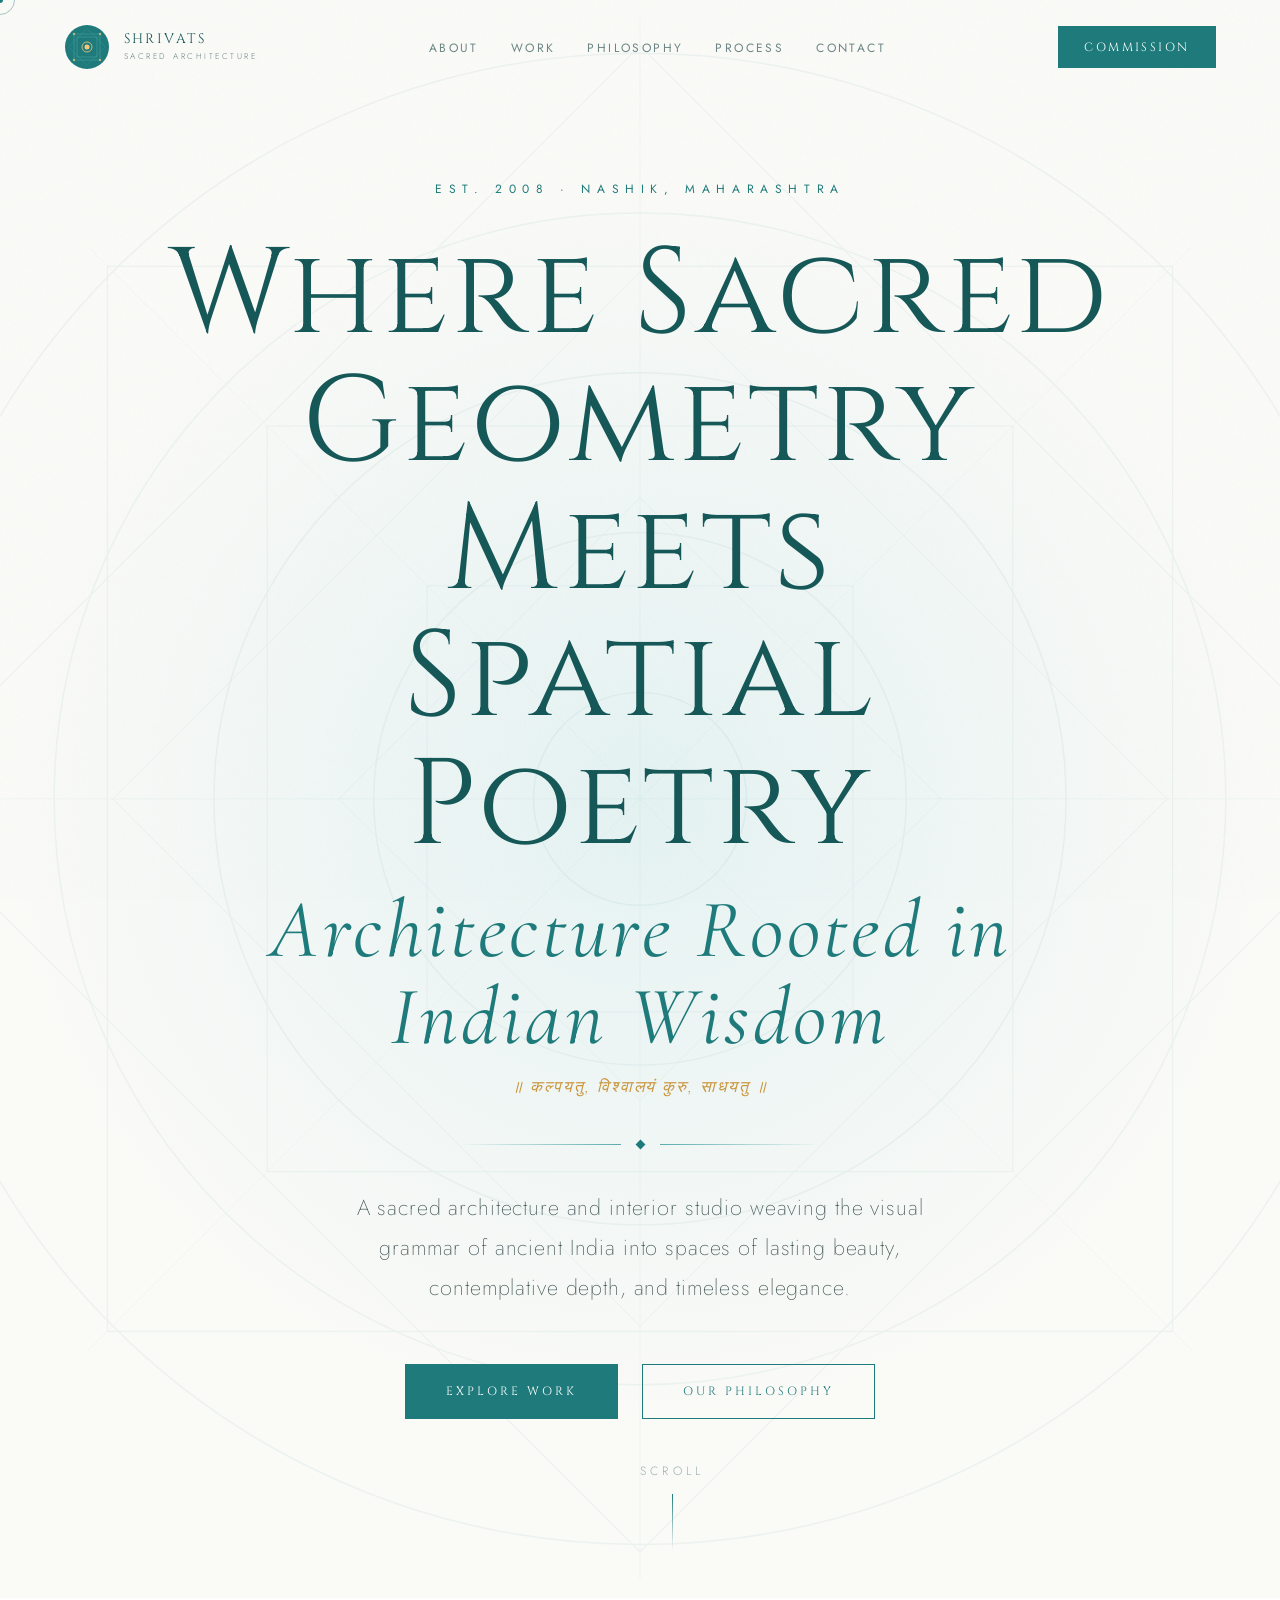
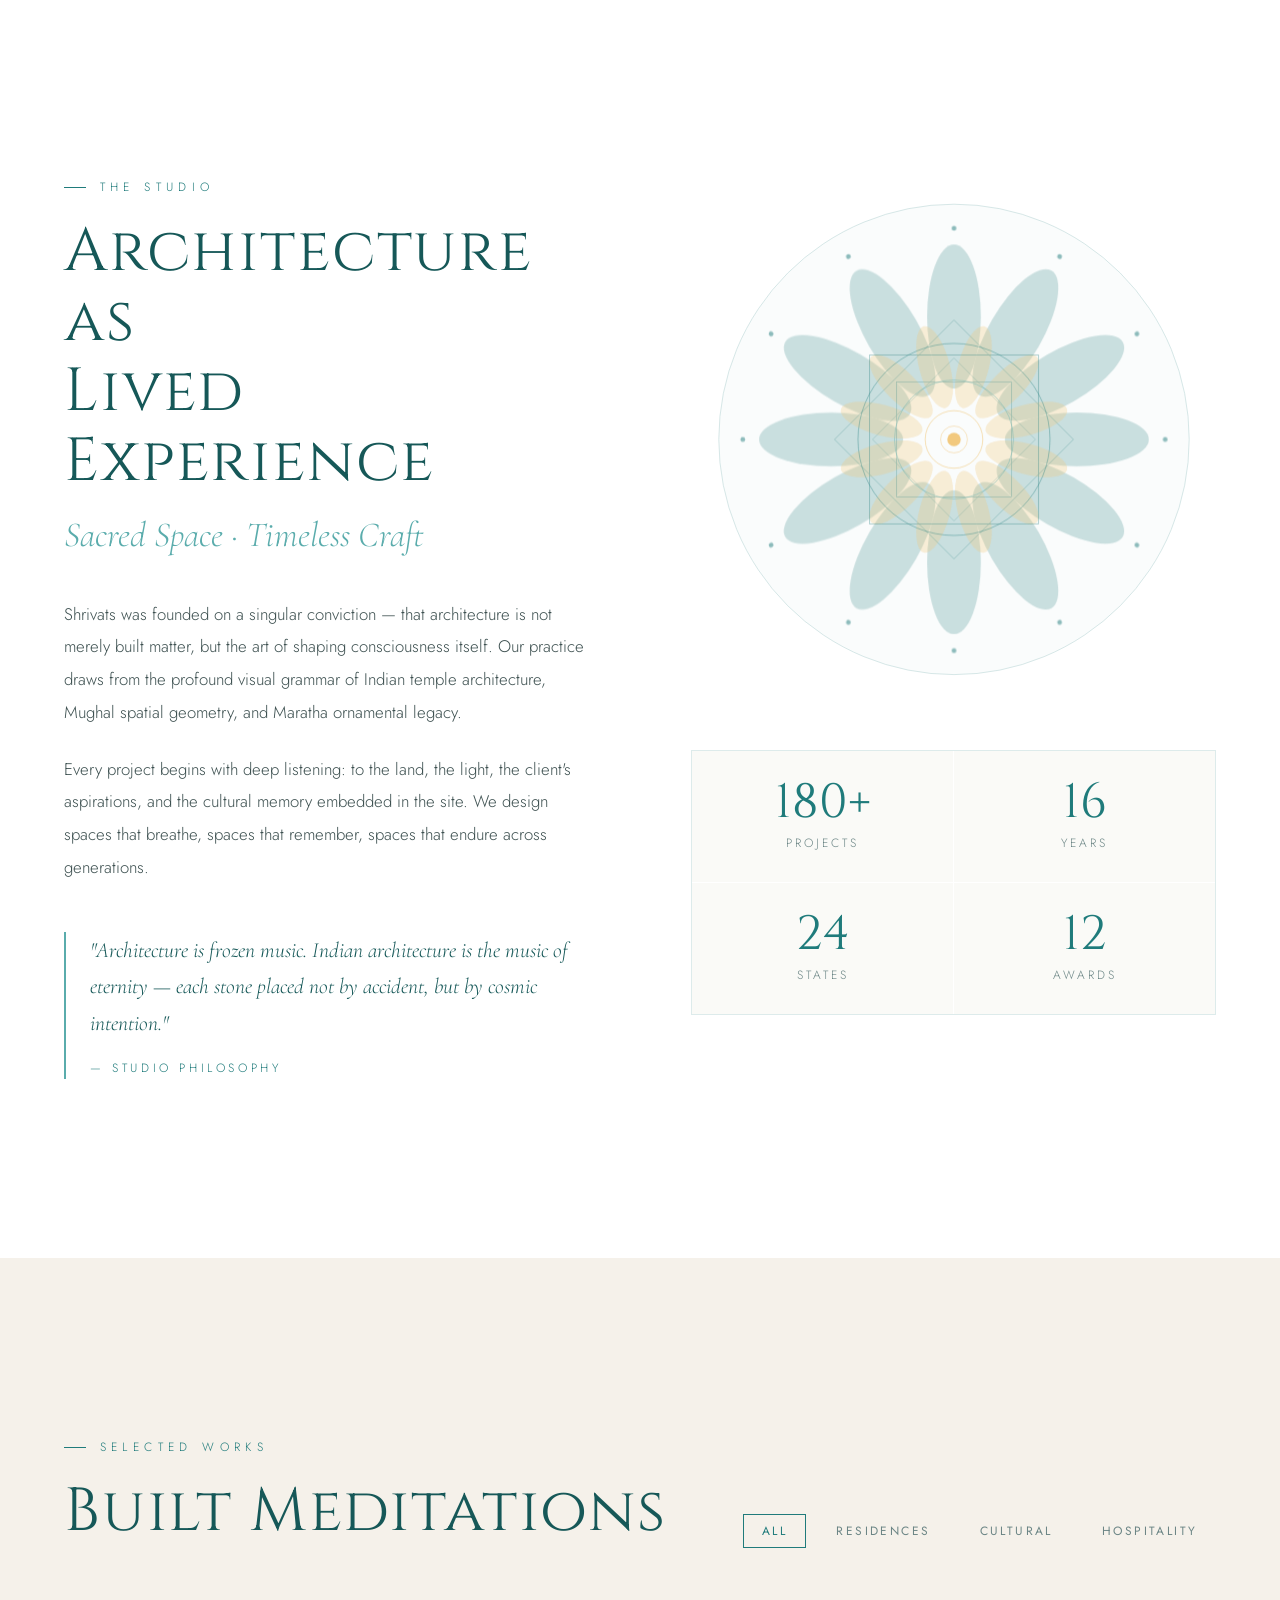
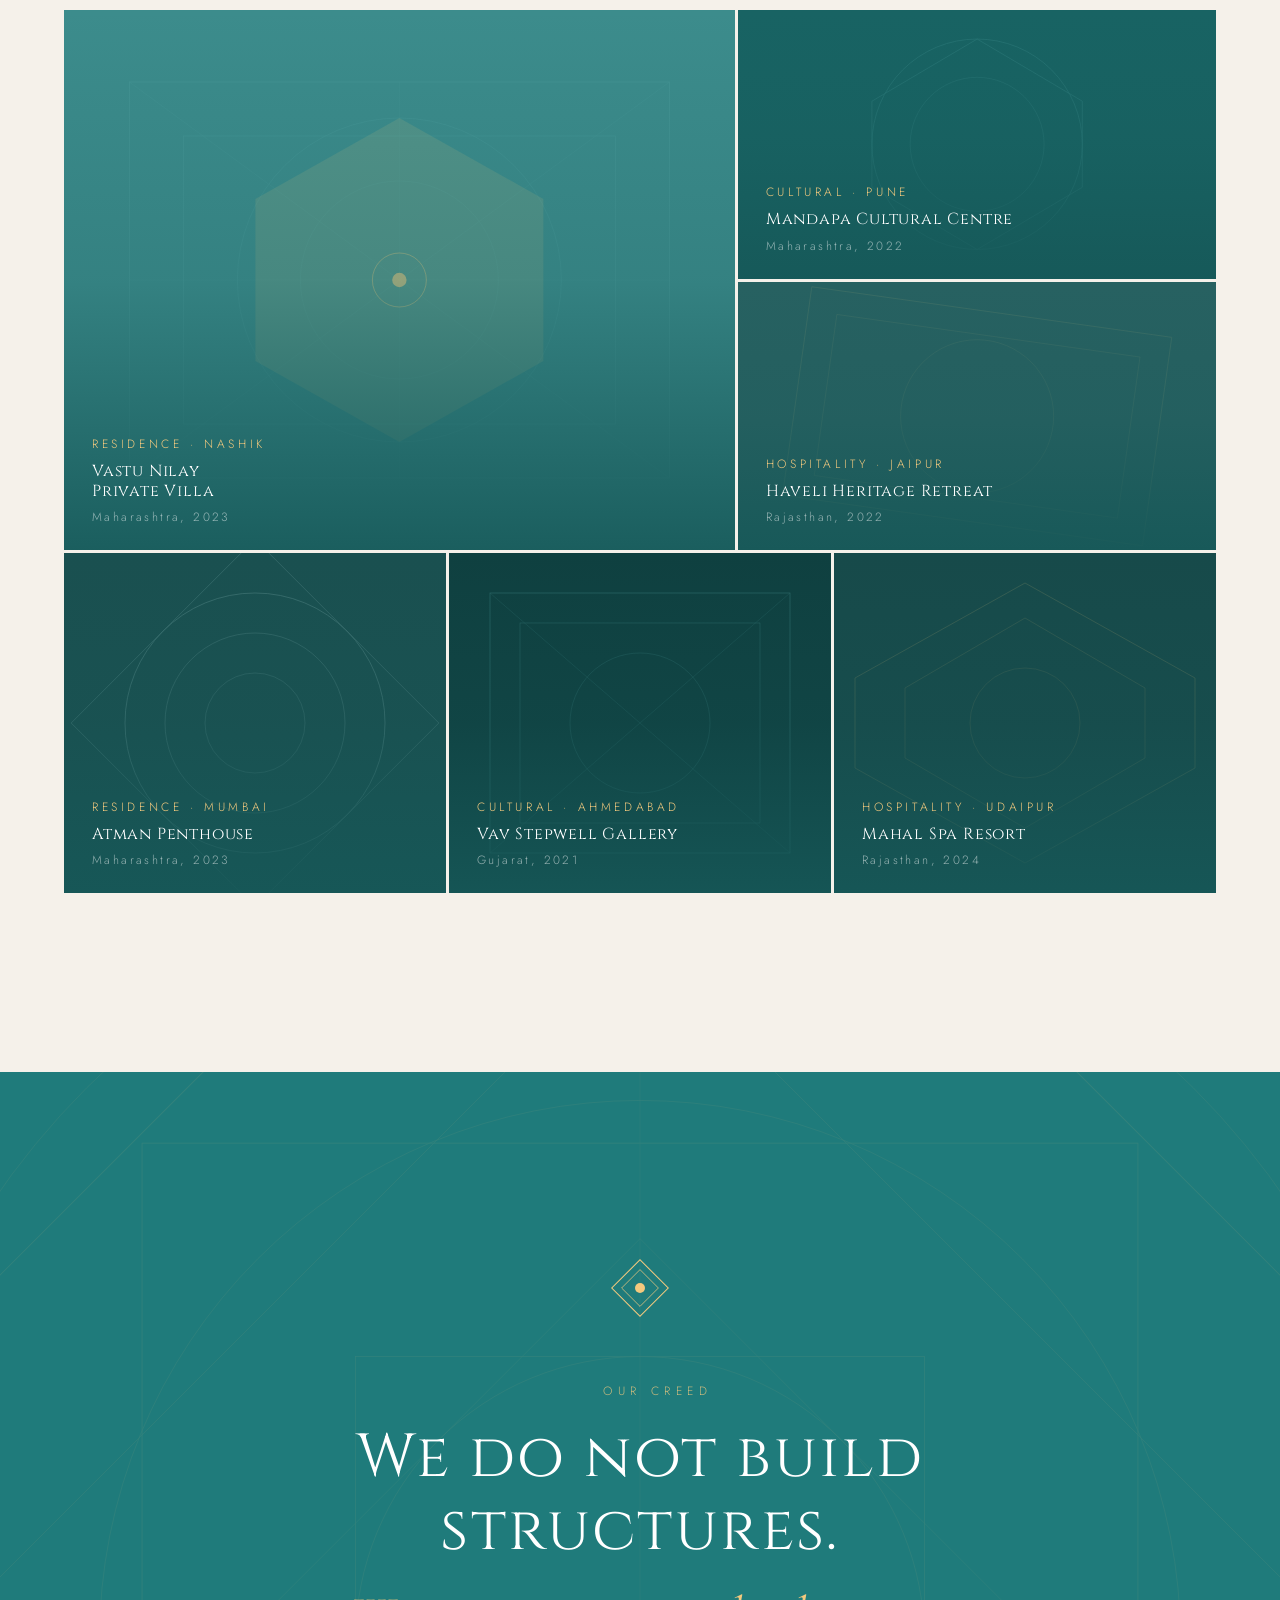
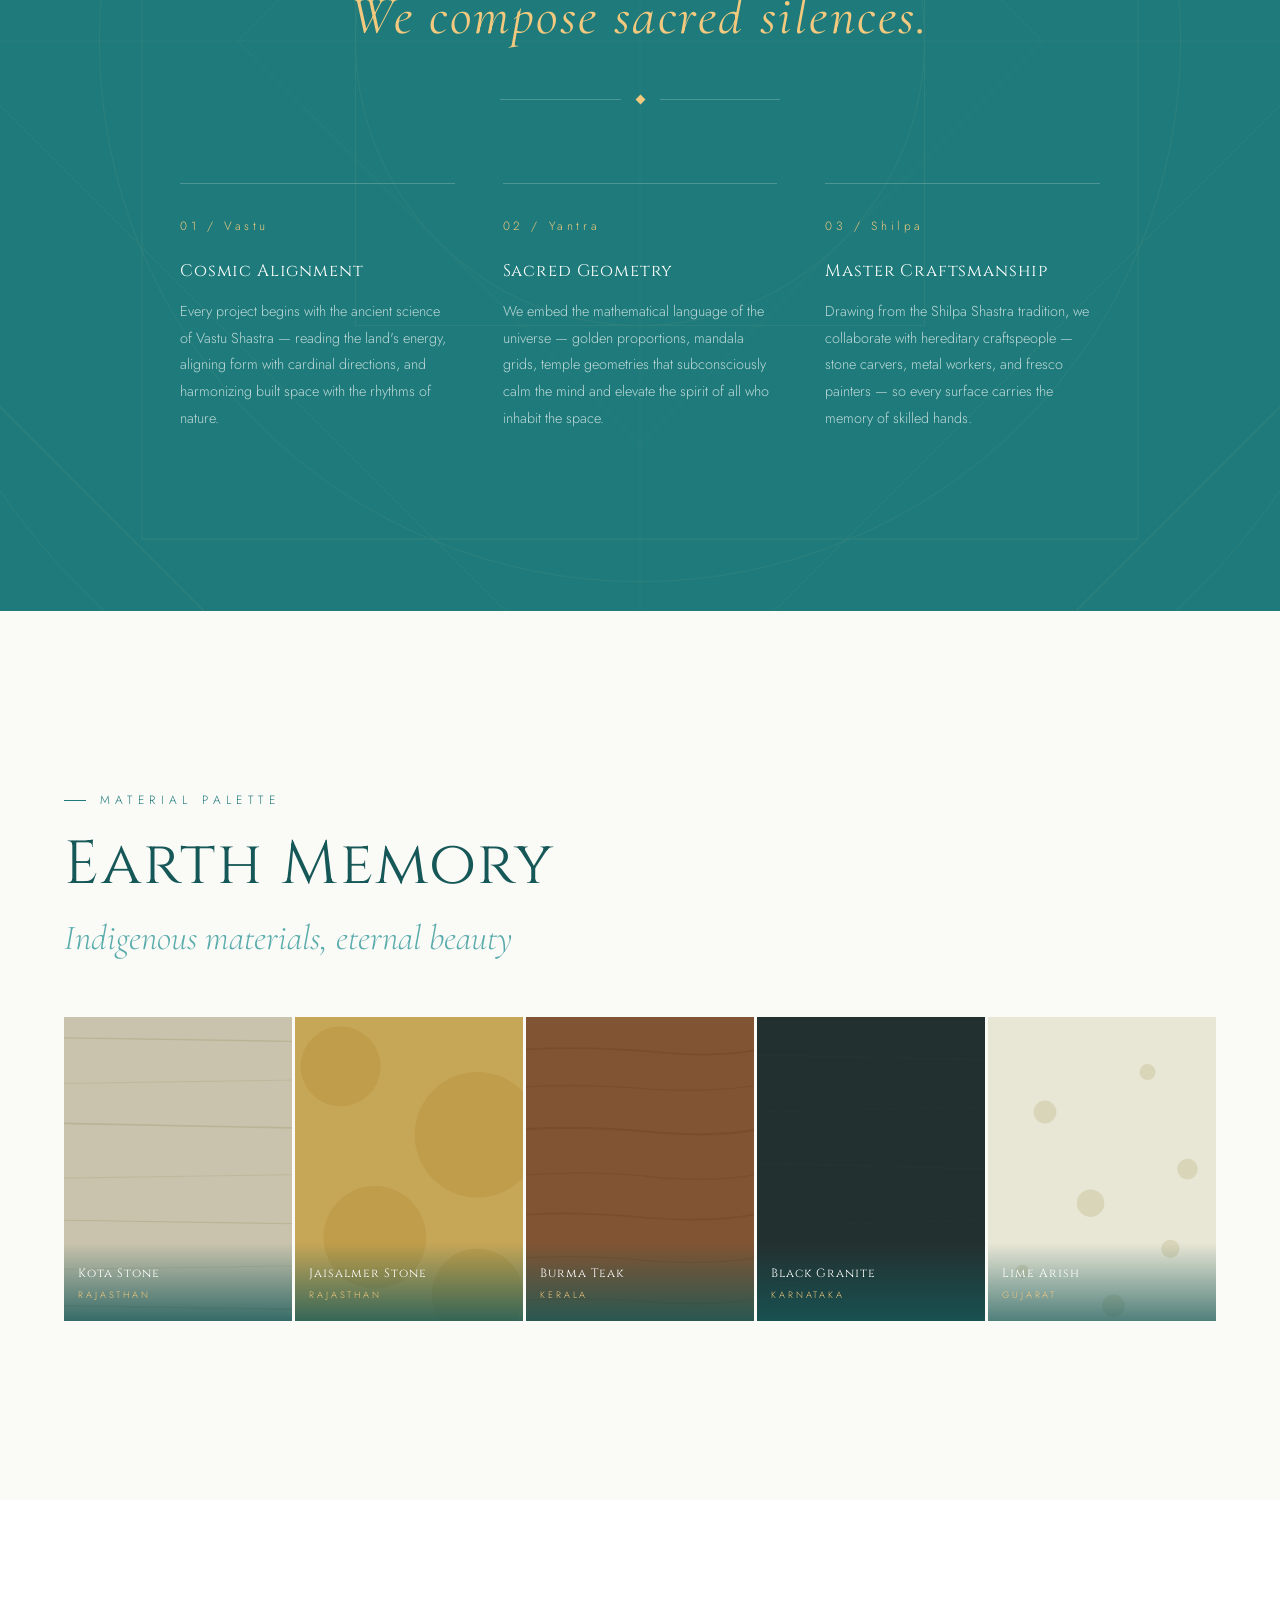
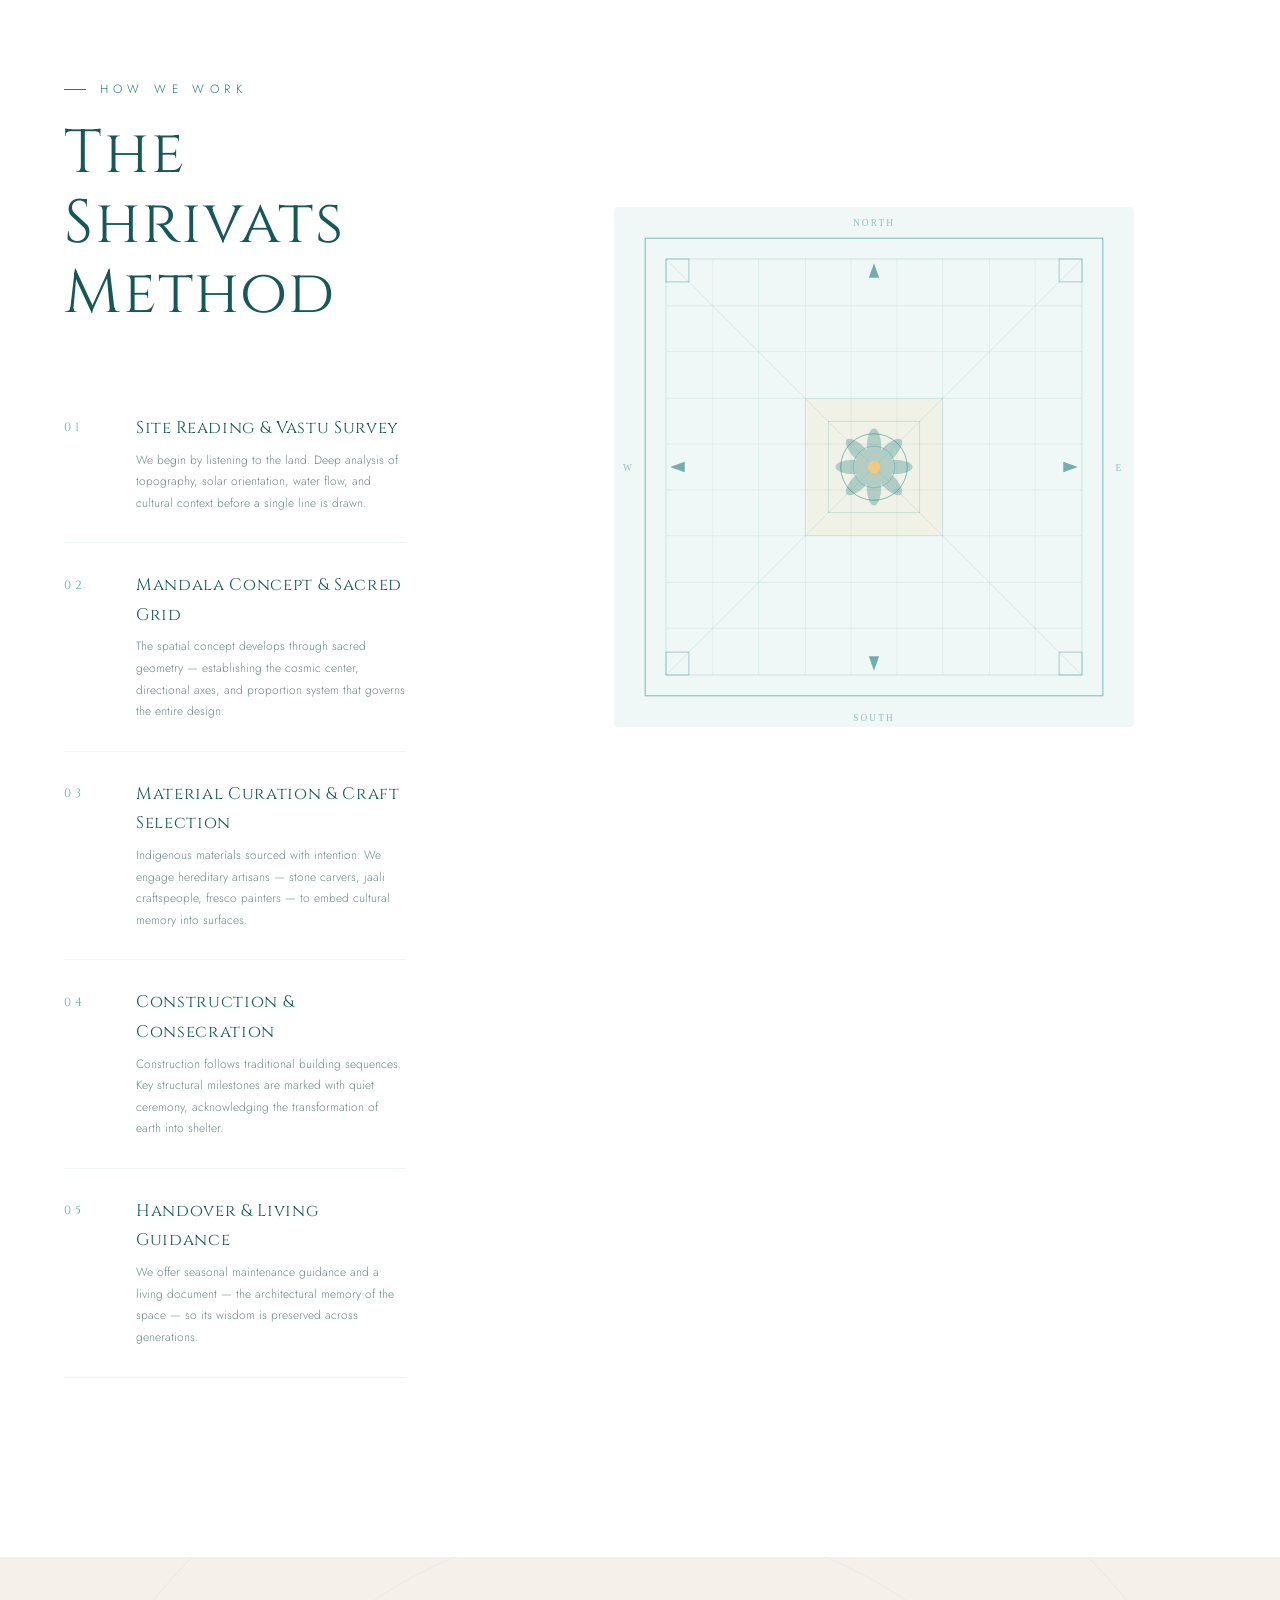
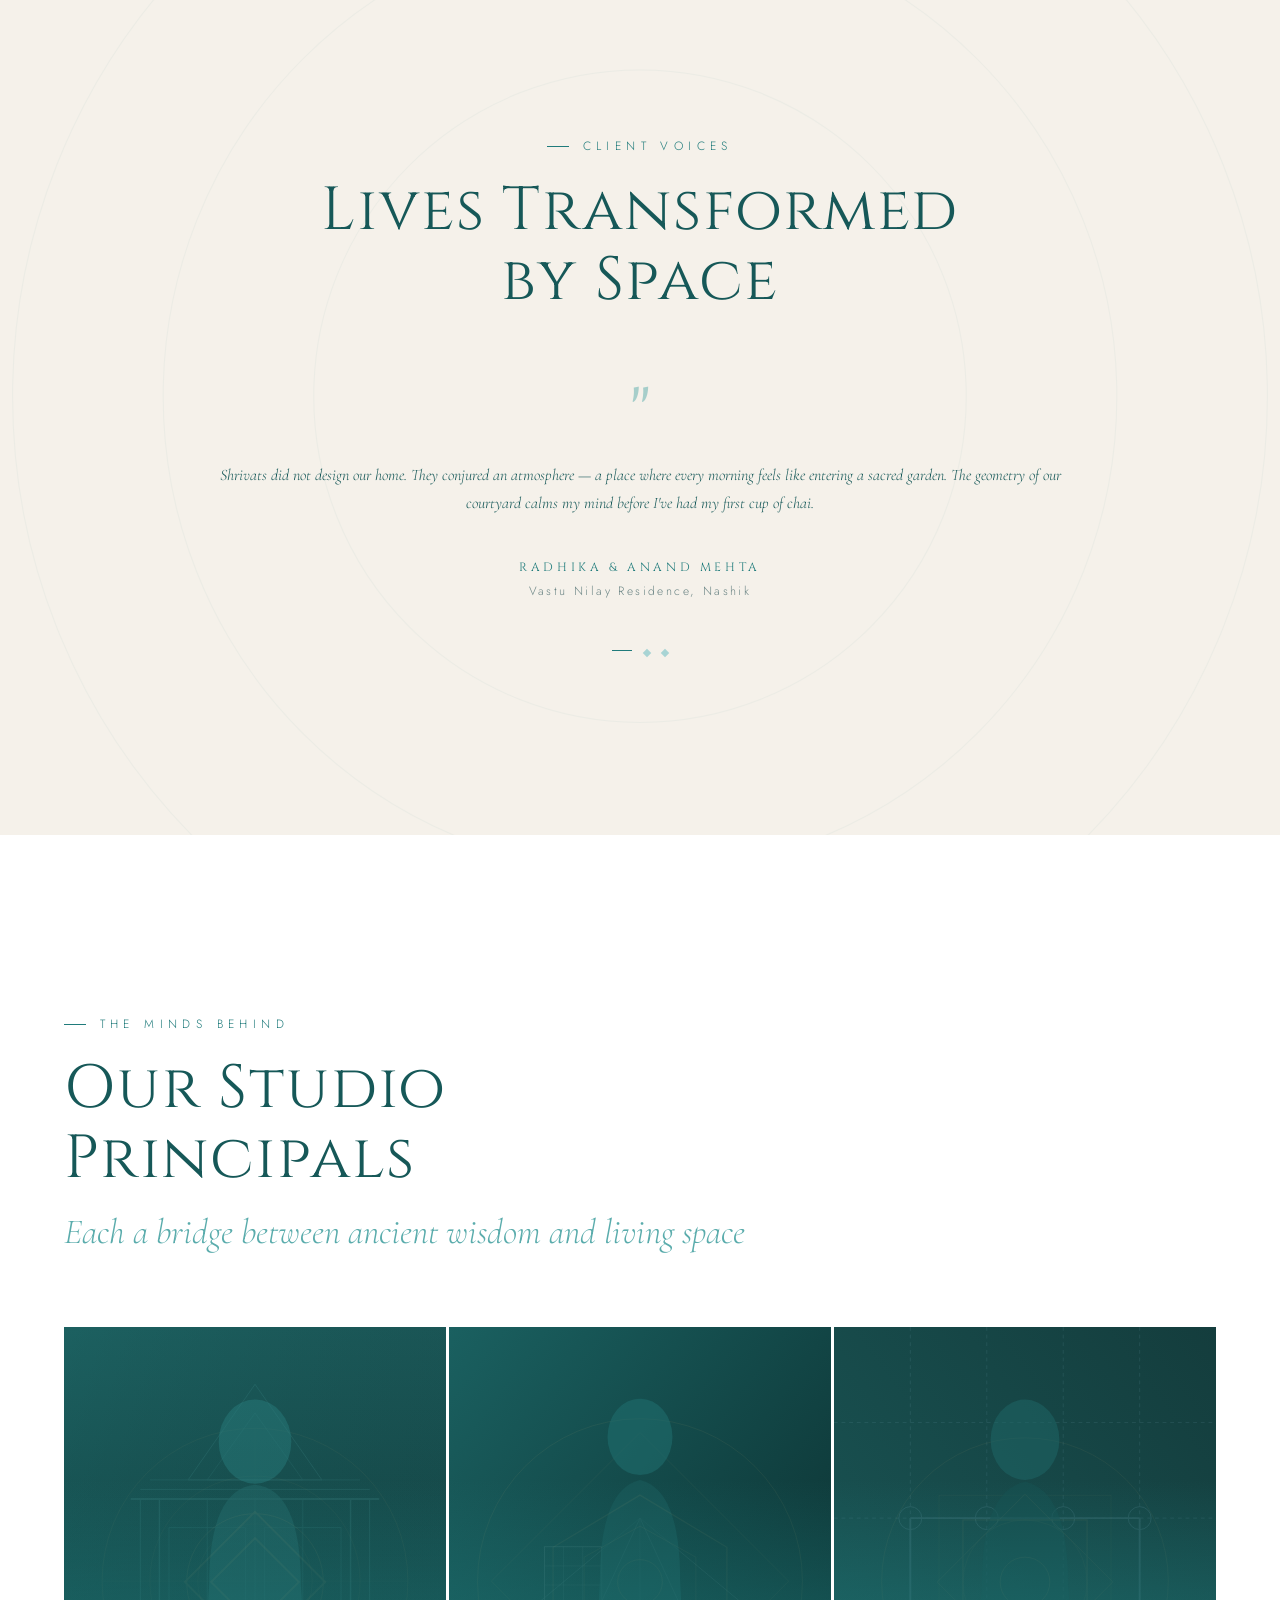
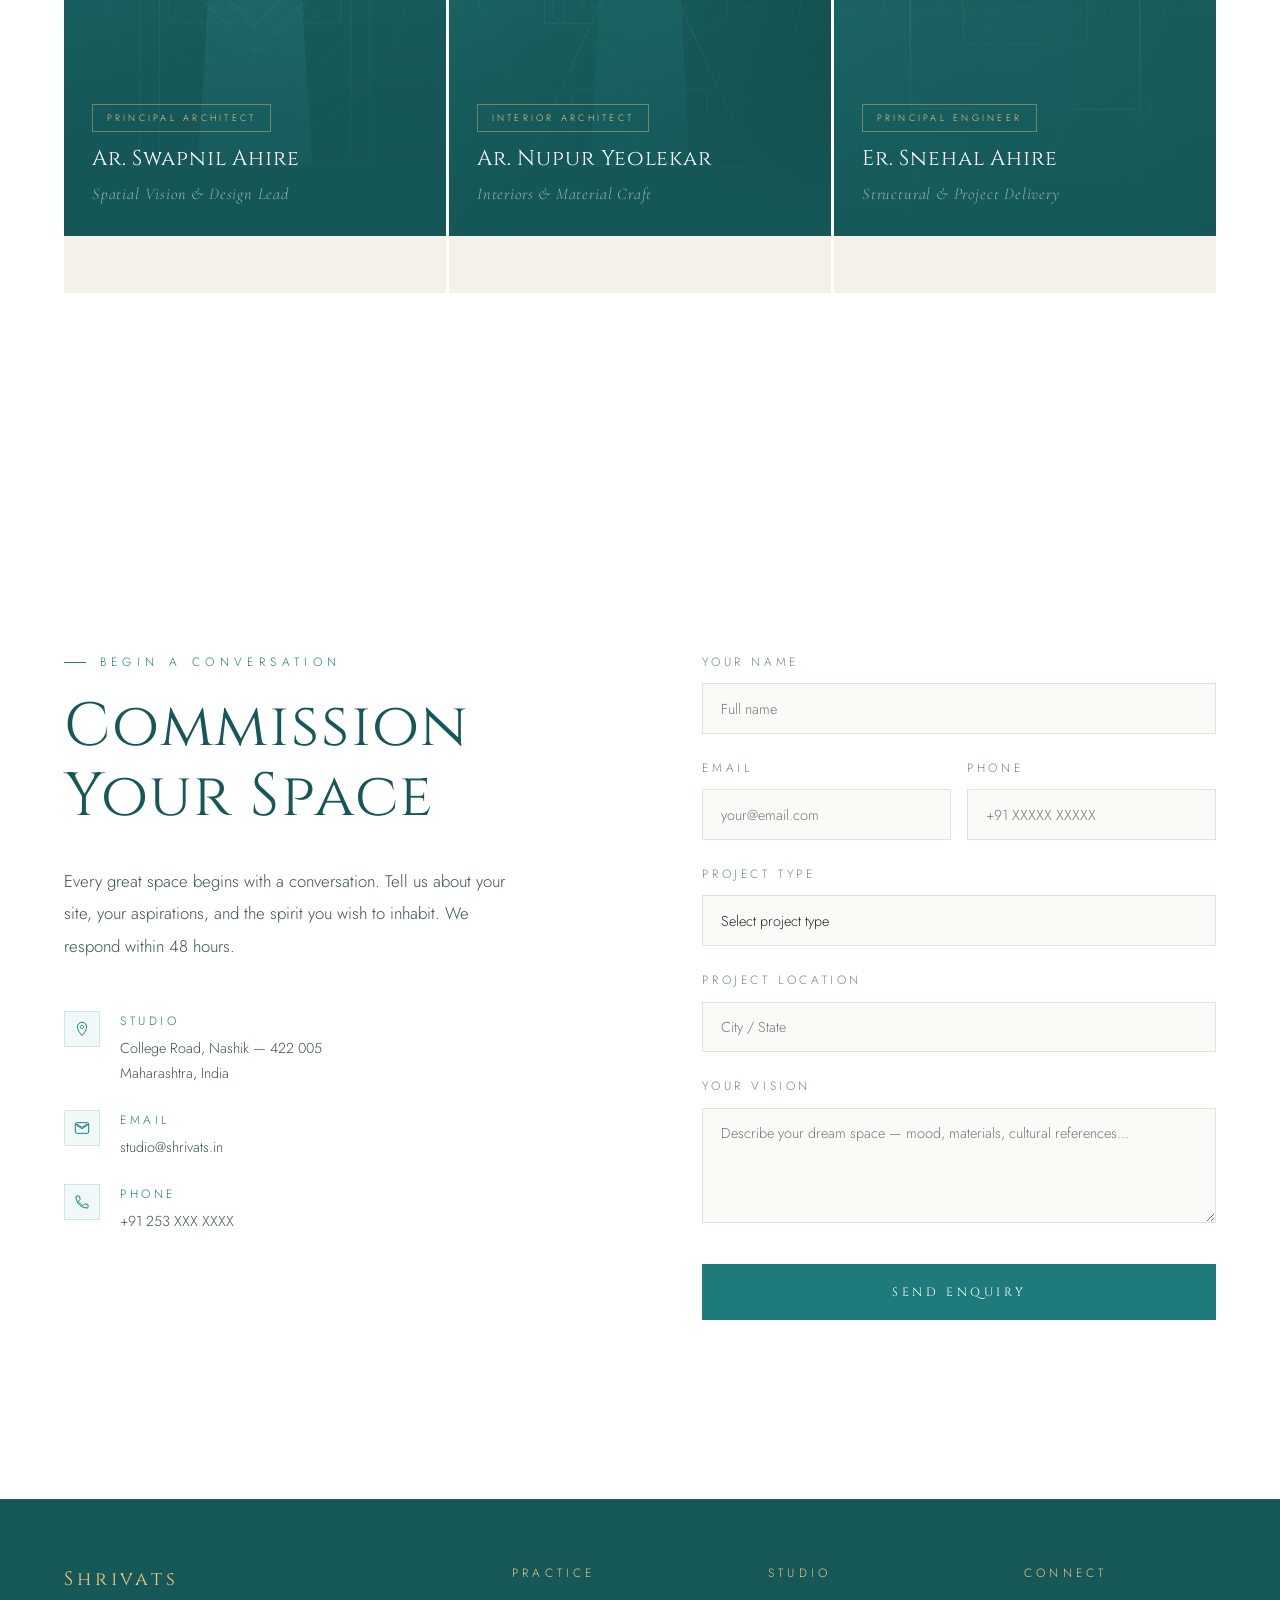
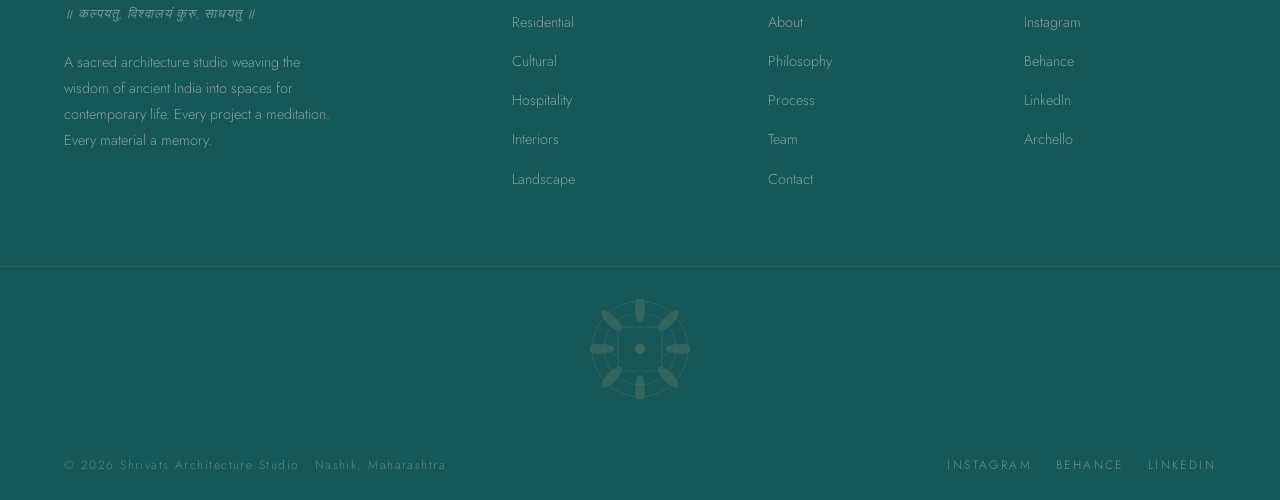
<file: shreevats_design_Team.html>
<!DOCTYPE html>
<html lang="en">
<head>
<meta charset="UTF-8">
<meta name="viewport" content="width=device-width, initial-scale=1.0">
<title>Shrivats — Sacred Architecture Studio</title>
<link rel="preconnect" href="https://fonts.googleapis.com">
<link rel="preconnect" href="https://fonts.gstatic.com" crossorigin>
<link href="https://fonts.googleapis.com/css2?family=Cormorant+Garamond:ital,wght@0,300;0,400;0,500;0,600;1,300;1,400;1,500&family=Cinzel:wght@400;500;600&family=Jost:wght@200;300;400;500&display=swap" rel="stylesheet">
<style>
/* ============================================
   PALETTE — EXTRACTED DIRECTLY FROM LOGO
   Logo: #1F7B7B teal circle, #F2C97E golden text,
         #5AACAC lighter teal geometry, #E8B86D tagline
   ============================================ */
:root {
  /* PRIMARY — Peacock Teal (logo circle) */
  --teal:          #1F7B7B;
  --teal-deep:     #165858;
  --teal-light:    #5AACAC;  /* logo geometry lines */
  --teal-pale:     #A8D4D4;
  --teal-mist:     #E4F2F2;
  --teal-whisper:  #F0F8F8;

  /* ACCENT — Sandstone Gold (logo text) */
  --gold:          #F2C97E;  /* exact logo letter color */
  --gold-deep:     #C9943A;
  --gold-mid:      #E8B86D;  /* tagline color */
  --gold-pale:     #F7E0B0;
  --gold-whisper:  #FDF6E8;

  /* BACKGROUNDS — White-toned, ivory, cream */
  --bg-white:      #FFFFFF;
  --bg-ivory:      #FAFAF7;
  --bg-cream:      #F5F1EA;
  --bg-sand:       #EDE6D8;
  --bg-teal-wash:  #F0F7F7;

  /* TEXT */
  --text-dark:     #1A2A2A;   /* near-black, teal-tinted */
  --text-body:     #3D5050;   /* deep teal-gray */
  --text-muted:    #6B8585;
  --text-light:    #9AAFAF;

  /* BORDERS */
  --border-teal:   rgba(31,123,123,0.15);
  --border-gold:   rgba(242,201,126,0.4);
  --border-light:  rgba(31,123,123,0.08);

  /* FLUID TYPE */
  --fs-xs:   clamp(0.65rem, 0.6rem + 0.2vw, 0.75rem);
  --fs-sm:   clamp(0.8rem, 0.75rem + 0.2vw, 0.9rem);
  --fs-base: clamp(0.95rem, 0.9rem + 0.2vw, 1.05rem);
  --fs-md:   clamp(1.1rem, 1rem + 0.5vw, 1.35rem);
  --fs-lg:   clamp(1.4rem, 1.1rem + 1.5vw, 2.2rem);
  --fs-xl:   clamp(2rem, 1.4rem + 3vw, 4rem);
  --fs-2xl:  clamp(2.8rem, 1.8rem + 5vw, 6rem);
  --fs-3xl:  clamp(3.5rem, 2rem + 7vw, 8.5rem);

  --sp-sm:  clamp(1rem, 0.8rem + 1vw, 2rem);
  --sp-md:  clamp(2.5rem, 1.5rem + 3vw, 5rem);
  --sp-lg:  clamp(5rem, 3rem + 6vw, 10rem);
  --sp-xl:  clamp(7rem, 4rem + 9vw, 14rem);
}

*, *::before, *::after { box-sizing: border-box; margin: 0; padding: 0; }
html { scroll-behavior: smooth; }
body {
  background: var(--bg-ivory);
  color: var(--text-body);
  font-family: 'Jost', sans-serif;
  font-weight: 300;
  line-height: 1.75;
  overflow-x: hidden;
  cursor: none;
}

/* CURSOR */
.c-dot { width:6px;height:6px;background:var(--teal);border-radius:50%;position:fixed;top:0;left:0;pointer-events:none;z-index:9999;transform:translate(-50%,-50%); }
.c-ring { width:30px;height:30px;border:1.5px solid rgba(31,123,123,0.4);border-radius:50%;position:fixed;top:0;left:0;pointer-events:none;z-index:9998;transform:translate(-50%,-50%);transition:width .3s,height .3s,border-color .3s; }

/* GRAIN */
body::after {
  content:'';position:fixed;inset:0;z-index:1;pointer-events:none;
  background-image:url("data:image/svg+xml,%3Csvg viewBox='0 0 256 256' xmlns='http://www.w3.org/2000/svg'%3E%3Cfilter id='n'%3E%3CfeTurbulence type='fractalNoise' baseFrequency='0.85' numOctaves='4' stitchTiles='stitch'/%3E%3C/filter%3E%3Crect width='100%25' height='100%25' filter='url(%23n)'/%3E%3C/svg%3E");
  opacity:0.018;
}

/* ============================================
   NAVIGATION
   ============================================ */
nav {
  position:fixed;top:0;left:0;right:0;z-index:200;
  padding:1.5rem clamp(1.5rem,5vw,5rem);
  display:flex;align-items:center;justify-content:space-between;
  transition:all .5s ease;
}
nav.scrolled {
  background:rgba(255,255,255,0.94);
  backdrop-filter:blur(16px);
  padding-top:.9rem;padding-bottom:.9rem;
  border-bottom:1px solid var(--border-teal);
  box-shadow:0 1px 30px rgba(31,123,123,0.06);
}

.nav-logo { display:flex;align-items:center;gap:.85rem;text-decoration:none; }
.nav-logo-mark { width:46px;height:46px;flex-shrink:0; }
.nav-logo-mark svg { width:100%;height:100%; }
.nav-logo-text { font-family:'Cinzel',serif;font-size:.85rem;letter-spacing:.18em;color:var(--teal-deep);text-transform:uppercase;line-height:1.2; }
.nav-logo-tag { font-size:.52rem;letter-spacing:.3em;color:var(--text-muted);text-transform:uppercase;margin-top:2px; }

.nav-links { display:flex;gap:clamp(1.5rem,2.5vw,3rem);list-style:none; }
.nav-links a {
  font-size:var(--fs-xs);font-weight:400;letter-spacing:.2em;text-transform:uppercase;
  color:var(--text-muted);text-decoration:none;position:relative;transition:color .3s;
}
.nav-links a::after { content:'';position:absolute;bottom:-3px;left:0;width:0;height:1px;background:var(--teal);transition:width .4s; }
.nav-links a:hover { color:var(--teal); }
.nav-links a:hover::after { width:100%; }

.nav-cta {
  font-family:'Cinzel',serif;font-size:var(--fs-xs);letter-spacing:.2em;text-transform:uppercase;
  color:var(--bg-white);background:var(--teal);border:1.5px solid var(--teal);
  padding:.6rem 1.6rem;text-decoration:none;transition:all .35s;
}
.nav-cta:hover { background:var(--teal-deep);border-color:var(--teal-deep); }

.nav-ham { display:none;flex-direction:column;gap:5px;background:none;border:none;cursor:pointer;padding:4px; }
.nav-ham span { display:block;width:22px;height:1px;background:var(--teal);transition:all .4s; }

/* MOBILE MENU */
.mob-menu {
  position:fixed;inset:0;z-index:300;background:var(--bg-white);
  display:flex;flex-direction:column;align-items:center;justify-content:center;
  opacity:0;pointer-events:none;transition:opacity .45s;overflow:hidden;
}
.mob-menu.open { opacity:1;pointer-events:all; }
.mob-geo { position:absolute;inset:0;pointer-events:none; }
.mob-close { position:absolute;top:2rem;right:clamp(1.5rem,5vw,4rem);background:none;border:none;font-size:1.4rem;color:var(--text-muted);cursor:pointer; }
.mob-links { list-style:none;text-align:center;position:relative;z-index:1; }
.mob-links li { margin:1.2rem 0;transform:translateY(24px);opacity:0;transition:all .45s; }
.mob-menu.open .mob-links li { transform:translateY(0);opacity:1; }
.mob-menu.open .mob-links li:nth-child(1){transition-delay:.08s}
.mob-menu.open .mob-links li:nth-child(2){transition-delay:.13s}
.mob-menu.open .mob-links li:nth-child(3){transition-delay:.18s}
.mob-menu.open .mob-links li:nth-child(4){transition-delay:.23s}
.mob-menu.open .mob-links li:nth-child(5){transition-delay:.28s}
.mob-menu.open .mob-links li:nth-child(6){transition-delay:.33s}
.mob-links a { font-family:'Cinzel',serif;font-size:clamp(1.5rem,5vw,2.2rem);letter-spacing:.08em;color:var(--teal-deep);text-decoration:none;text-transform:uppercase;transition:color .3s; }
.mob-links a:hover { color:var(--gold-deep); }

/* ============================================
   HERO
   ============================================ */
#hero {
  min-height:100vh;position:relative;display:flex;align-items:center;justify-content:center;
  background:var(--bg-ivory);overflow:hidden;
}
.hero-geo { position:absolute;inset:0;pointer-events:none;z-index:0; }
.hero-teal-wash {
  position:absolute;inset:0;z-index:0;
  background: radial-gradient(ellipse 70% 55% at 50% 50%, var(--teal-mist) 0%, transparent 70%);
}

.hero-content { position:relative;z-index:2;text-align:center;padding:0 clamp(1.5rem,5vw,4rem);max-width:1100px; }

.hero-eyebrow {
  font-size:var(--fs-xs);font-weight:400;letter-spacing:.55em;color:var(--teal);
  text-transform:uppercase;margin-bottom:2rem;
  opacity:0;animation:fadeUp 1s ease .3s forwards;
}
.hero-title {
  font-family:'Cinzel',serif;font-size:var(--fs-3xl);font-weight:400;
  line-height:1.05;letter-spacing:.03em;color:var(--teal-deep);margin-bottom:.75rem;
  opacity:0;animation:fadeUp 1.2s ease .5s forwards;
}
.hero-title em {
  display:block;font-family:'Cormorant Garamond',serif;font-style:italic;
  color:var(--teal);font-size:0.68em;margin-top:.2em;
}
.hero-deva {
  font-family:'Cormorant Garamond',serif;font-size:clamp(.9rem,1.5vw+.5rem,1.5rem);
  font-style:italic;color:var(--gold-deep);letter-spacing:.12em;
  margin-bottom:2.5rem;display:block;
  opacity:0;animation:fadeUp 1s ease .7s forwards;
}
.hero-rule { display:flex;align-items:center;gap:1rem;justify-content:center;max-width:360px;margin:0 auto 2.5rem;opacity:0;animation:fadeUp 1s ease .85s forwards; }
.hero-rule-line { flex:1;height:1px; }
.hero-rule-line:first-child { background:linear-gradient(90deg,transparent,var(--teal-light)); }
.hero-rule-line:last-child { background:linear-gradient(90deg,var(--teal-light),transparent); }
.hero-rule-diamond { width:7px;height:7px;background:var(--teal);transform:rotate(45deg); }

.hero-sub {
  font-size:var(--fs-md);font-weight:200;color:var(--text-body);
  max-width:580px;margin:0 auto 3.5rem;letter-spacing:.04em;line-height:1.85;
  opacity:0;animation:fadeUp 1s ease 1s forwards;
}
.hero-btns { display:flex;gap:1.5rem;justify-content:center;flex-wrap:wrap;opacity:0;animation:fadeUp 1s ease 1.15s forwards; }

.btn-pri {
  font-family:'Cinzel',serif;font-size:var(--fs-xs);letter-spacing:.25em;text-transform:uppercase;
  color:var(--bg-white);background:var(--teal);border:1.5px solid var(--teal);
  padding:1rem 2.5rem;text-decoration:none;cursor:pointer;transition:all .4s;display:inline-block;
}
.btn-pri:hover { background:var(--teal-deep);border-color:var(--teal-deep); }

.btn-out {
  font-family:'Cinzel',serif;font-size:var(--fs-xs);letter-spacing:.25em;text-transform:uppercase;
  color:var(--teal);background:transparent;border:1.5px solid var(--teal);
  padding:1rem 2.5rem;text-decoration:none;cursor:pointer;transition:all .4s;display:inline-block;
}
.btn-out:hover { background:var(--teal-mist);color:var(--teal-deep); }

.hero-scroll { position:absolute;bottom:3rem;left:50%;transform:translateX(-50%);z-index:2;text-align:center;opacity:0;animation:fadeUp 1s ease 1.6s forwards; }
.hero-scroll span { display:block;font-size:var(--fs-xs);letter-spacing:.35em;color:var(--text-light);text-transform:uppercase;margin-bottom:.75rem; }
.scroll-line { width:1px;height:56px;background:linear-gradient(to bottom,var(--teal),transparent);margin:0 auto;animation:scrollPulse 2.2s ease infinite; }

/* ============================================
   SECTION ANATOMY
   ============================================ */
section { position:relative;padding:var(--sp-xl) clamp(1.5rem,5vw,5rem);overflow:hidden; }

.sec-label {
  font-size:var(--fs-xs);letter-spacing:.45em;color:var(--teal);text-transform:uppercase;
  margin-bottom:1.25rem;display:flex;align-items:center;gap:.85rem;
}
.sec-label::before { content:'';display:inline-block;width:22px;height:1px;background:var(--teal); }
.sec-title { font-family:'Cinzel',serif;font-size:var(--fs-xl);font-weight:400;line-height:1.15;color:var(--teal-deep);letter-spacing:.03em; }
.sec-sub { font-family:'Cormorant Garamond',serif;font-size:var(--fs-lg);font-style:italic;color:var(--teal-light);margin-top:.4rem; }

/* REVEAL */
.reveal { opacity:0;transform:translateY(36px);transition:opacity .85s ease,transform .85s ease; }
.reveal.in { opacity:1;transform:translateY(0); }
.d1{transition-delay:.1s}.d2{transition-delay:.2s}.d3{transition-delay:.3s}.d4{transition-delay:.4s}

/* ============================================
   ABOUT
   ============================================ */
#about { background:var(--bg-white); }
.about-grid { display:grid;grid-template-columns:1fr 1fr;gap:clamp(3rem,8vw,9rem);align-items:start;max-width:1280px;margin:0 auto;width:100%; }
.about-body { font-size:var(--fs-base);color:var(--text-body);line-height:1.95;margin-top:2rem;font-weight:300; }
.about-body p+p { margin-top:1.5rem; }
.about-pull { margin-top:3rem;padding-left:1.5rem;border-left:2px solid var(--teal-light); }
.about-pull blockquote { font-family:'Cormorant Garamond',serif;font-size:var(--fs-md);font-style:italic;color:var(--teal-deep);line-height:1.7; }
.about-pull cite { display:block;font-family:'Jost',sans-serif;font-size:var(--fs-xs);letter-spacing:.3em;color:var(--teal);margin-top:1rem;font-style:normal;text-transform:uppercase; }

.about-visual { position:relative; }
.mandala-wrap { position:relative;width:100%;padding-bottom:100%;max-width:480px;margin:0 auto; }
.mandala-wrap svg { position:absolute;inset:0;width:100%;height:100%; }

.stats-grid { display:grid;grid-template-columns:1fr 1fr;gap:1px;margin-top:3rem;border:1px solid var(--border-teal); }
.stat { padding:1.75rem;text-align:center;background:var(--bg-ivory);transition:background .35s; }
.stat:hover { background:var(--teal-mist); }
.stat-n { font-family:'Cinzel',serif;font-size:clamp(2rem,4vw,3rem);color:var(--teal);line-height:1; }
.stat-l { font-size:var(--fs-xs);letter-spacing:.25em;color:var(--text-muted);text-transform:uppercase;margin-top:.4rem; }

/* ============================================
   PROJECTS
   ============================================ */
#projects { background:var(--bg-cream); }
.proj-header { display:flex;align-items:flex-end;justify-content:space-between;max-width:1280px;margin:0 auto;flex-wrap:wrap;gap:2rem;margin-bottom:var(--sp-md); }
.proj-filter { display:flex;gap:.75rem;flex-wrap:wrap; }
.f-btn { font-family:'Jost',sans-serif;font-size:var(--fs-xs);letter-spacing:.2em;text-transform:uppercase;color:var(--text-muted);background:none;border:1px solid transparent;padding:.45rem 1.1rem;cursor:pointer;transition:all .3s; }
.f-btn.active,.f-btn:hover { color:var(--teal);border-color:var(--teal); }

.proj-grid { display:grid;grid-template-columns:repeat(12,1fr);gap:3px;max-width:1280px;margin:0 auto; }
.p-card { position:relative;overflow:hidden;cursor:pointer;background:var(--bg-sand); }
.p-card:nth-child(1){grid-column:span 7;grid-row:span 2;min-height:540px}
.p-card:nth-child(2){grid-column:span 5;min-height:264px}
.p-card:nth-child(3){grid-column:span 5;min-height:264px}
.p-card:nth-child(4){grid-column:span 4;min-height:340px}
.p-card:nth-child(5){grid-column:span 4;min-height:340px}
.p-card:nth-child(6){grid-column:span 4;min-height:340px}

.p-card-bg { position:absolute;inset:0;transition:transform .8s cubic-bezier(.25,.46,.45,.94); }
.p-card:hover .p-card-bg { transform:scale(1.05); }
.p-card-ov { position:absolute;inset:0;background:linear-gradient(to top,rgba(22,88,88,.88) 0%,rgba(22,88,88,.2) 50%,transparent 100%);transition:opacity .4s; }
.p-card:hover .p-card-ov { opacity:.9; }
.p-card-info { position:absolute;bottom:0;left:0;right:0;padding:1.75rem;transform:translateY(6px);transition:transform .35s; }
.p-card:hover .p-card-info { transform:translateY(0); }
.p-cat { font-size:var(--fs-xs);letter-spacing:.3em;color:var(--gold);text-transform:uppercase;margin-bottom:.4rem; }
.p-name { font-family:'Cinzel',serif;font-size:clamp(.9rem,1.2vw+.4rem,1.35rem);color:var(--bg-white);letter-spacing:.05em;line-height:1.25; }
.p-loc { font-size:var(--fs-xs);color:rgba(255,255,255,.55);letter-spacing:.2em;margin-top:.4rem; }
.p-plus { position:absolute;top:1.5rem;right:1.5rem;width:38px;height:38px;border:1px solid rgba(242,201,126,.6);display:flex;align-items:center;justify-content:center;opacity:0;transform:scale(.8);transition:all .35s; }
.p-card:hover .p-plus { opacity:1;transform:scale(1); }
.p-plus::before,.p-plus::after { content:'';position:absolute;background:var(--gold); }
.p-plus::before { width:12px;height:1px; }
.p-plus::after { width:1px;height:12px; }

/* ============================================
   PHILOSOPHY
   ============================================ */
#philosophy { background:var(--teal);text-align:center;padding-top:var(--sp-xl);padding-bottom:var(--sp-xl); }
.phil-inner { max-width:920px;margin:0 auto;position:relative;z-index:1; }
.phil-orn { width:72px;margin:0 auto 3rem; }
.phil-title { font-family:'Cinzel',serif;font-size:var(--fs-xl);font-weight:400;color:var(--bg-white);letter-spacing:.04em;line-height:1.2;margin-bottom:3rem; }
.phil-title em { display:block;font-family:'Cormorant Garamond',serif;font-style:italic;color:var(--gold);font-size:.88em;margin-top:.3em; }
.phil-rule { display:flex;align-items:center;gap:1rem;max-width:280px;margin:0 auto 5rem; }
.phil-rule-line { flex:1;height:1px;background:rgba(255,255,255,.2); }
.phil-rule-dia { width:7px;height:7px;background:var(--gold);transform:rotate(45deg); }
.phil-pillars { display:grid;grid-template-columns:repeat(3,1fr);gap:3rem;text-align:left; }
.pillar { border-top:1px solid rgba(255,255,255,.2);padding-top:2rem; }
.pillar-num { font-size:var(--fs-xs);letter-spacing:.3em;color:var(--gold);margin-bottom:1.25rem; }
.pillar-t { font-family:'Cinzel',serif;font-size:var(--fs-base);color:var(--bg-white);letter-spacing:.05em;margin-bottom:.75rem; }
.pillar-p { font-size:var(--fs-sm);color:rgba(255,255,255,.7);line-height:1.85;font-weight:300; }

/* ============================================
   MATERIALS
   ============================================ */
#materials { background:var(--bg-ivory);padding:var(--sp-xl) 0; }
.mat-inner { max-width:1280px;margin:0 auto;padding:0 clamp(1.5rem,5vw,5rem); }
.mat-swatches { display:grid;grid-template-columns:repeat(5,1fr);gap:3px;margin-top:3rem; }
.swatch { position:relative;aspect-ratio:3/4;overflow:hidden;cursor:pointer; }
.swatch-bg { width:100%;height:100%;transition:transform .6s ease; }
.swatch:hover .swatch-bg { transform:scale(1.07); }
.swatch-lbl { position:absolute;bottom:0;left:0;right:0;padding:1.25rem .9rem;background:linear-gradient(transparent,rgba(22,88,88,.85));transform:translateY(3px);transition:transform .3s; }
.swatch:hover .swatch-lbl { transform:translateY(0); }
.swatch-name { font-family:'Cinzel',serif;font-size:var(--fs-xs);color:var(--bg-white);letter-spacing:.08em; }
.swatch-orig { font-size:.58rem;letter-spacing:.3em;color:var(--gold);text-transform:uppercase;margin-top:.2rem; }

/* ============================================
   PROCESS
   ============================================ */
#process { background:var(--bg-white); }
.proc-grid { display:grid;grid-template-columns:1fr 2fr;gap:var(--sp-lg);max-width:1280px;margin:0 auto;align-items:start; }
.proc-steps { margin-top:3.5rem; }
.proc-step { display:flex;gap:2rem;padding:1.75rem 0;border-bottom:1px solid var(--border-light);cursor:pointer;position:relative;transition:all .3s; }
.proc-step::before { content:'';position:absolute;left:0;bottom:0;width:0;height:1px;background:var(--teal);transition:width .4s; }
.proc-step:hover::before { width:100%; }
.proc-step-n { font-family:'Cinzel',serif;font-size:var(--fs-xs);letter-spacing:.3em;color:var(--teal-light);min-width:2.5rem;padding-top:.2rem; }
.proc-step-t { font-family:'Cinzel',serif;font-size:var(--fs-base);color:var(--teal-deep);letter-spacing:.04em;margin-bottom:.4rem;transition:color .3s; }
.proc-step:hover .proc-step-t { color:var(--teal); }
.proc-step-d { font-size:var(--fs-xs);color:var(--text-muted);line-height:1.8; }
.proc-visual { position:sticky;top:8rem;display:flex;align-items:center;justify-content:center; }

/* ============================================
   TESTIMONIALS
   ============================================ */
#testimonials { background:var(--bg-cream);text-align:center; }
.test-inner { max-width:860px;margin:0 auto;position:relative;z-index:1; }
.test-item { display:none; }
.test-item.active { display:block;animation:fadeUp .6s ease; }
.test-qm { font-family:'Cinzel',serif;font-size:4.5rem;color:var(--teal-light);line-height:1;margin-bottom:.5rem;opacity:.5; }
.test-text { font-family:'Cormorant Garamond',serif;font-size:clamp(1.15rem,1.8vw+.5rem,1.7rem);font-style:italic;color:var(--teal-deep);line-height:1.75;margin-bottom:2.5rem; }
.test-author { font-family:'Cinzel',serif;font-size:var(--fs-xs);letter-spacing:.3em;color:var(--teal);text-transform:uppercase; }
.test-role { font-size:var(--fs-xs);letter-spacing:.2em;color:var(--text-muted);margin-top:.2rem; }
.test-dots { display:flex;justify-content:center;gap:.75rem;margin-top:3rem; }
.dot { width:6px;height:6px;background:var(--teal-pale);border:none;cursor:pointer;transform:rotate(45deg);transition:all .3s;padding:0; }
.dot.active { background:var(--teal);width:20px;height:1px;transform:none;border-radius:0; }

/* ============================================
   CONTACT
   ============================================ */
#contact { background:var(--bg-white); }
.con-grid { display:grid;grid-template-columns:1fr 1fr;gap:var(--sp-lg);max-width:1280px;margin:0 auto;align-items:start; }
.con-intro { font-size:var(--fs-base);color:var(--text-body);line-height:1.95;margin-top:2rem;max-width:460px; }
.con-details { margin-top:3rem;display:flex;flex-direction:column;gap:1.5rem; }
.con-detail { display:flex;gap:1.25rem;align-items:flex-start; }
.con-icon { width:36px;height:36px;border:1px solid var(--border-teal);display:flex;align-items:center;justify-content:center;flex-shrink:0;background:var(--teal-whisper); }
.con-icon svg { width:16px;height:16px;stroke:var(--teal);fill:none;stroke-width:1.5; }
.con-lbl { font-size:var(--fs-xs);letter-spacing:.3em;color:var(--teal);text-transform:uppercase;margin-bottom:.25rem; }
.con-val { font-size:var(--fs-sm);color:var(--text-body); }

.f-field { margin-bottom:1.5rem; }
.f-field label { display:block;font-size:var(--fs-xs);letter-spacing:.3em;color:var(--text-muted);text-transform:uppercase;margin-bottom:.65rem; }
.f-field input,.f-field textarea,.f-field select {
  width:100%;background:var(--bg-ivory);border:1px solid var(--border-teal);
  color:var(--text-dark);padding:.9rem 1.1rem;font-family:'Jost',sans-serif;
  font-size:var(--fs-sm);font-weight:300;outline:none;transition:border-color .3s;-webkit-appearance:none;
}
.f-field input:focus,.f-field textarea:focus,.f-field select:focus { border-color:var(--teal); }
.f-field textarea { resize:vertical;min-height:115px; }
.f-field select { cursor:pointer; }
.f-field select option { background:var(--bg-white); }
.f-submit {
  width:100%;font-family:'Cinzel',serif;font-size:var(--fs-xs);letter-spacing:.3em;
  text-transform:uppercase;color:var(--bg-white);background:var(--teal);border:1.5px solid var(--teal);
  padding:1.2rem;cursor:pointer;transition:all .35s;margin-top:.5rem;
}
.f-submit:hover { background:var(--teal-deep);border-color:var(--teal-deep); }

/* ============================================
   FOOTER
   ============================================ */
footer { background:var(--teal-deep);border-top:1px solid rgba(255,255,255,.06); }
.foot-top { display:grid;grid-template-columns:2fr 1fr 1fr 1fr;gap:4rem;max-width:1280px;margin:0 auto;padding:var(--sp-md) clamp(1.5rem,5vw,5rem);border-bottom:1px solid rgba(255,255,255,.08); }
.foot-brand-n { font-family:'Cinzel',serif;font-size:1.2rem;letter-spacing:.2em;color:var(--gold);margin-bottom:.4rem; }
.foot-brand-tag { font-family:'Cormorant Garamond',serif;font-size:.82rem;font-style:italic;color:rgba(255,255,255,.4);letter-spacing:.08em;margin-bottom:1.5rem; }
.foot-brand-p { font-size:var(--fs-sm);color:rgba(255,255,255,.45);line-height:1.8;max-width:280px; }
.foot-col-t { font-size:var(--fs-xs);letter-spacing:.35em;color:var(--gold);text-transform:uppercase;margin-bottom:1.5rem; }
.foot-col ul { list-style:none; }
.foot-col ul li { margin-bottom:.7rem; }
.foot-col ul a { font-size:var(--fs-sm);color:rgba(255,255,255,.45);text-decoration:none;transition:color .3s; }
.foot-col ul a:hover { color:var(--gold); }
.foot-bottom { display:flex;align-items:center;justify-content:space-between;max-width:1280px;margin:0 auto;padding:1.5rem clamp(1.5rem,5vw,5rem);flex-wrap:wrap;gap:1rem; }
.foot-copy { font-size:var(--fs-xs);color:rgba(255,255,255,.3);letter-spacing:.12em; }
.foot-soc { display:flex;gap:1.5rem; }
.foot-soc a { font-size:var(--fs-xs);letter-spacing:.2em;color:rgba(255,255,255,.35);text-decoration:none;text-transform:uppercase;transition:color .3s; }
.foot-soc a:hover { color:var(--gold); }
.foot-mandala { display:flex;justify-content:center;padding:2rem;opacity:.18; }
.foot-mandala svg { width:100px;height:100px; }

/* ============================================
   ANIMATIONS
   ============================================ */
@keyframes fadeUp { from{opacity:0;transform:translateY(28px)}to{opacity:1;transform:translateY(0)} }
@keyframes scrollPulse { 0%,100%{opacity:1;transform:scaleY(1)}50%{opacity:.25;transform:scaleY(.65)} }

/* ============================================
   RESPONSIVE
   ============================================ */
@media(max-width:1200px){
  .p-card:nth-child(1){grid-column:span 12;min-height:400px}
  .p-card:nth-child(2){grid-column:span 6}
  .p-card:nth-child(3){grid-column:span 6}
  .p-card:nth-child(4){grid-column:span 4}
  .p-card:nth-child(5){grid-column:span 4}
  .p-card:nth-child(6){grid-column:span 4}
  .mat-swatches{grid-template-columns:repeat(3,1fr)}
  .foot-top{grid-template-columns:1fr 1fr;gap:2.5rem}
}
@media(max-width:900px){
  .nav-links,.nav-cta{display:none}
  .nav-ham{display:flex}
  .about-grid{grid-template-columns:1fr}
  .about-visual{order:-1}
  .mandala-wrap{max-width:380px}
  .phil-pillars{grid-template-columns:1fr;gap:2rem}
  .proc-grid{grid-template-columns:1fr}
  .proc-visual{display:none}
  .con-grid{grid-template-columns:1fr}
  .foot-top{grid-template-columns:1fr 1fr}
  .mat-swatches{grid-template-columns:repeat(2,1fr)}
  .p-card:nth-child(4),.p-card:nth-child(5),.p-card:nth-child(6){grid-column:span 6}
}
@media(max-width:600px){
  .stats-grid{grid-template-columns:1fr 1fr}
  .proj-grid{grid-template-columns:1fr}
  .p-card{grid-column:span 1!important;min-height:270px!important;grid-row:span 1!important}
  .foot-top{grid-template-columns:1fr;gap:2rem}
  .hero-btns{flex-direction:column;align-items:center}
  .btn-pri,.btn-out{width:100%;max-width:290px;text-align:center}
  .mat-swatches{grid-template-columns:repeat(2,1fr)}
  body{cursor:auto}
  .c-dot,.c-ring{display:none}
}


/* ============================================
   TEAM SECTION
   ============================================ */
#team { background: var(--bg-white); }

.team-grid {
  display: grid;
  grid-template-columns: repeat(3, 1fr);
  gap: 3px;
  max-width: 1280px;
  margin: 4rem auto 0;
}

.team-card {
  position: relative;
  overflow: hidden;
  cursor: default;
  background: var(--bg-cream);
}

/* The portrait area */
.team-portrait {
  position: relative;
  aspect-ratio: 3/4;
  overflow: hidden;
}

.team-portrait-bg {
  width: 100%; height: 100%;
  transition: transform 0.7s cubic-bezier(0.25, 0.46, 0.45, 0.94);
}
.team-card:hover .team-portrait-bg { transform: scale(1.04); }

/* Teal overlay on hover */
.team-portrait-overlay {
  position: absolute; inset: 0;
  background: linear-gradient(
    to top,
    rgba(21, 88, 88, 0.96) 0%,
    rgba(31, 123, 123, 0.4) 45%,
    transparent 70%
  );
  transition: opacity 0.45s ease;
}

/* Mandala watermark in portrait */
.team-portrait-geo {
  position: absolute;
  top: 50%; left: 50%;
  transform: translate(-50%, -50%);
  width: 65%;
  opacity: 0.06;
  pointer-events: none;
  transition: opacity 0.4s;
}
.team-card:hover .team-portrait-geo { opacity: 0.1; }

/* Name tag always visible at bottom */
.team-info {
  position: absolute;
  bottom: 0; left: 0; right: 0;
  padding: 2rem 1.75rem 1.75rem;
}

.team-role-pill {
  display: inline-block;
  font-size: 0.58rem;
  letter-spacing: 0.35em;
  text-transform: uppercase;
  color: var(--gold);
  border: 1px solid rgba(242,201,126,0.4);
  padding: 0.3rem 0.85rem;
  margin-bottom: 0.9rem;
  font-family: 'Jost', sans-serif;
}

.team-name {
  font-family: 'Cinzel', serif;
  font-size: clamp(1rem, 1.3vw + 0.3rem, 1.4rem);
  letter-spacing: 0.04em;
  color: #ffffff;
  line-height: 1.2;
  margin-bottom: 0.5rem;
}

.team-title {
  font-family: 'Cormorant Garamond', serif;
  font-size: clamp(0.85rem, 0.9vw + 0.3rem, 1.05rem);
  font-style: italic;
  color: rgba(255,255,255,0.55);
  letter-spacing: 0.05em;
}

/* Hover bio reveal */
.team-bio {
  padding: 1.75rem;
  background: var(--bg-white);
  border-top: 1px solid var(--border-teal);
  transform: translateY(8px);
  opacity: 0;
  transition: all 0.45s ease;
  max-height: 0;
  overflow: hidden;
}
.team-card:hover .team-bio {
  transform: translateY(0);
  opacity: 1;
  max-height: 180px;
}

.team-bio p {
  font-size: var(--fs-sm);
  color: var(--text-body);
  line-height: 1.85;
  font-weight: 300;
}

.team-bio-rule {
  display: flex; align-items: center; gap: 0.75rem;
  margin-bottom: 0.9rem;
}
.team-bio-rule-line { flex:1; height:1px; background: var(--border-teal); }
.team-bio-rule-dia { width:5px; height:5px; background:var(--teal-light); transform:rotate(45deg); }

/* Specialisms bar */
.team-specs {
  display: flex;
  flex-wrap: wrap;
  gap: 0.4rem;
  margin-top: 0.85rem;
}
.team-spec {
  font-size: 0.6rem;
  letter-spacing: 0.25em;
  text-transform: uppercase;
  color: var(--teal);
  border: 1px solid var(--border-teal);
  padding: 0.2rem 0.65rem;
  background: var(--teal-whisper);
}

@media (max-width: 900px) {
  .team-grid { grid-template-columns: 1fr; gap: 3px; }
  .team-portrait { aspect-ratio: 4/3; }
  .team-bio { max-height: none; opacity: 1; transform: none; }
}
@media (min-width: 601px) and (max-width: 900px) {
  .team-grid { grid-template-columns: 1fr 1fr; }
  .team-grid .team-card:last-child { grid-column: span 2; }
  .team-grid .team-card:last-child .team-portrait { aspect-ratio: 16/7; }
}
</style>
</head>
<body>

<div class="c-dot" id="cDot"></div>
<div class="c-ring" id="cRing"></div>

<!-- NAV -->
<nav id="mainNav">
  <a href="#hero" class="nav-logo">
    <div class="nav-logo-mark">
      <!-- Miniature logo mark matching the teal circle + geometry -->
      <svg viewBox="0 0 46 46" fill="none" xmlns="http://www.w3.org/2000/svg">
        <circle cx="23" cy="23" r="22" fill="#1F7B7B"/>
        <!-- Sacred geometry grid (logo background pattern) -->
        <g stroke="#5AACAC" stroke-width="0.6" opacity="0.7" fill="none">
          <rect x="10" y="10" width="26" height="26" transform="rotate(0 23 23)"/>
          <rect x="13" y="13" width="20" height="20" transform="rotate(0 23 23)"/>
          <rect x="10" y="10" width="26" height="26" transform="rotate(45 23 23)" opacity="0.5"/>
        </g>
        <!-- Central motif -->
        <circle cx="23" cy="23" r="5" fill="none" stroke="#F2C97E" stroke-width="0.8"/>
        <circle cx="23" cy="23" r="2.5" fill="#F2C97E"/>
        <!-- Corner dots -->
        <circle cx="10" cy="10" r="1.2" fill="#F2C97E" opacity="0.7"/>
        <circle cx="36" cy="10" r="1.2" fill="#F2C97E" opacity="0.7"/>
        <circle cx="10" cy="36" r="1.2" fill="#F2C97E" opacity="0.7"/>
        <circle cx="36" cy="36" r="1.2" fill="#F2C97E" opacity="0.7"/>
      </svg>
    </div>
    <div>
      <div class="nav-logo-text">Shrivats</div>
      <div class="nav-logo-tag">Sacred Architecture</div>
    </div>
  </a>

  <ul class="nav-links">
    <li><a href="#about">About</a></li>
    <li><a href="#projects">Work</a></li>
    <li><a href="#philosophy">Philosophy</a></li>
    <li><a href="#process">Process</a></li>
    <li><a href="#contact">Contact</a></li>
  </ul>

  <a href="#contact" class="nav-cta">Commission</a>
  <button class="nav-ham" id="hamBtn" aria-label="Open menu">
    <span></span><span></span><span></span>
  </button>
</nav>

<!-- MOBILE MENU -->
<div class="mob-menu" id="mobMenu">
  <!-- Teal geometry background in the menu -->
  <svg class="mob-geo" viewBox="0 0 400 800" fill="none" xmlns="http://www.w3.org/2000/svg">
    <g stroke="#1F7B7B" opacity="0.1">
      <circle cx="200" cy="400" r="350" stroke-width="0.8"/>
      <circle cx="200" cy="400" r="260" stroke-width="0.8"/>
      <circle cx="200" cy="400" r="160" stroke-width="0.8"/>
      <rect x="40" y="100" width="320" height="600" transform="rotate(0 200 400)" stroke-width="0.5"/>
      <rect x="60" y="140" width="280" height="520" transform="rotate(45 200 400)" stroke-width="0.4"/>
      <line x1="200" y1="50" x2="200" y2="750" stroke-width="0.4"/>
      <line x1="0" y1="400" x2="400" y2="400" stroke-width="0.4"/>
    </g>
  </svg>
  <button class="mob-close" id="mobClose">✕</button>
  <ul class="mob-links">
    <li><a href="#about" onclick="closeMob()">About</a></li>
    <li><a href="#projects" onclick="closeMob()">Work</a></li>
    <li><a href="#philosophy" onclick="closeMob()">Philosophy</a></li>
    <li><a href="#materials" onclick="closeMob()">Materials</a></li>
    <li><a href="#process" onclick="closeMob()">Process</a></li>
    <li><a href="#team" onclick="closeMob()">Team</a></li>
    <li><a href="#contact" onclick="closeMob()">Contact</a></li>
  </ul>
</div>

<!-- ============================================
     HERO
     ============================================ -->
<section id="hero">
  <div class="hero-teal-wash"></div>

  <!-- Sacred geometry background — teal lines on ivory, like the logo's pattern -->
  <div class="hero-geo">
    <svg viewBox="0 0 1440 900" preserveAspectRatio="xMidYMid slice" width="100%" height="100%" xmlns="http://www.w3.org/2000/svg">
      <g stroke="#1F7B7B" fill="none" opacity="0.06">
        <g transform="translate(720,450)">
          <circle r="420" stroke-width="0.8"/>
          <circle r="330" stroke-width="0.8"/>
          <circle r="240" stroke-width="0.8"/>
          <circle r="150" stroke-width="0.8"/>
          <circle r="60" stroke-width="0.8"/>
          <!-- Endless knot grid — exactly like the logo background -->
          <rect x="-300" y="-300" width="600" height="600" stroke-width="0.7"/>
          <rect x="-300" y="-300" width="600" height="600" transform="rotate(45)" stroke-width="0.6"/>
          <rect x="-210" y="-210" width="420" height="420" stroke-width="0.6"/>
          <rect x="-210" y="-210" width="420" height="420" transform="rotate(45)" stroke-width="0.5"/>
          <rect x="-120" y="-120" width="240" height="240" stroke-width="0.5"/>
          <rect x="-120" y="-120" width="240" height="240" transform="rotate(45)" stroke-width="0.4"/>
          <!-- Radial axes -->
          <line x1="0" y1="-440" x2="0" y2="440" stroke-width="0.4"/>
          <line x1="-440" y1="0" x2="440" y2="0" stroke-width="0.4"/>
          <line x1="-311" y1="-311" x2="311" y2="311" stroke-width="0.3"/>
          <line x1="311" y1="-311" x2="-311" y2="311" stroke-width="0.3"/>
        </g>
      </g>
    </svg>
  </div>

  <div class="hero-content">
    <div class="hero-eyebrow">Est. 2008 · Nashik, Maharashtra</div>
    <h1 class="hero-title">
      Where Sacred<br>Geometry Meets<br>Spatial Poetry
      <em>Architecture Rooted in Indian Wisdom</em>
    </h1>
    <span class="hero-deva">॥ कल्पयतु, विश्वालयं कुरु, साधयतु ॥</span>

    <div class="hero-rule">
      <div class="hero-rule-line"></div>
      <div class="hero-rule-diamond"></div>
      <div class="hero-rule-line"></div>
    </div>

    <p class="hero-sub">
      A sacred architecture and interior studio weaving the visual grammar of ancient India into spaces of lasting beauty, contemplative depth, and timeless elegance.
    </p>

    <div class="hero-btns">
      <a href="#projects" class="btn-pri">Explore Work</a>
      <a href="#about" class="btn-out">Our Philosophy</a>
    </div>
  </div>

  <div class="hero-scroll">
    <span>Scroll</span>
    <div class="scroll-line"></div>
  </div>
</section>

<!-- ============================================
     ABOUT
     ============================================ -->
<section id="about">
  <div class="about-grid reveal">
    <div>
      <div class="sec-label">The Studio</div>
      <h2 class="sec-title">Architecture as<br>Lived Experience</h2>
      <div class="sec-sub">Sacred Space · Timeless Craft</div>
      <div class="about-body">
        <p>Shrivats was founded on a singular conviction — that architecture is not merely built matter, but the art of shaping consciousness itself. Our practice draws from the profound visual grammar of Indian temple architecture, Mughal spatial geometry, and Maratha ornamental legacy.</p>
        <p>Every project begins with deep listening: to the land, the light, the client's aspirations, and the cultural memory embedded in the site. We design spaces that breathe, spaces that remember, spaces that endure across generations.</p>
      </div>
      <div class="about-pull">
        <blockquote>"Architecture is frozen music. Indian architecture is the music of eternity — each stone placed not by accident, but by cosmic intention."</blockquote>
        <cite>— Studio Philosophy</cite>
      </div>
    </div>

    <div class="about-visual reveal d2">
      <div class="mandala-wrap">
        <!-- Full mandala in teal and gold — logo palette -->
        <svg viewBox="0 0 500 500" fill="none" xmlns="http://www.w3.org/2000/svg">
          <circle cx="250" cy="250" r="245" fill="#F0F7F7" stroke="#1F7B7B" stroke-width="0.6" opacity="0.3"/>
          <g transform="translate(250,250)">
            <!-- Outer petal ring — teal -->
            <g opacity="0.22" fill="#1F7B7B">
              <ellipse rx="28" ry="75" transform="rotate(0) translate(0,-128)"/>
              <ellipse rx="28" ry="75" transform="rotate(30) translate(0,-128)"/>
              <ellipse rx="28" ry="75" transform="rotate(60) translate(0,-128)"/>
              <ellipse rx="28" ry="75" transform="rotate(90) translate(0,-128)"/>
              <ellipse rx="28" ry="75" transform="rotate(120) translate(0,-128)"/>
              <ellipse rx="28" ry="75" transform="rotate(150) translate(0,-128)"/>
              <ellipse rx="28" ry="75" transform="rotate(180) translate(0,-128)"/>
              <ellipse rx="28" ry="75" transform="rotate(210) translate(0,-128)"/>
              <ellipse rx="28" ry="75" transform="rotate(240) translate(0,-128)"/>
              <ellipse rx="28" ry="75" transform="rotate(270) translate(0,-128)"/>
              <ellipse rx="28" ry="75" transform="rotate(300) translate(0,-128)"/>
              <ellipse rx="28" ry="75" transform="rotate(330) translate(0,-128)"/>
            </g>
            <!-- Inner petal ring — gold -->
            <g opacity="0.3" fill="#F2C97E">
              <ellipse rx="16" ry="44" transform="rotate(15) translate(0,-78)"/>
              <ellipse rx="16" ry="44" transform="rotate(45) translate(0,-78)"/>
              <ellipse rx="16" ry="44" transform="rotate(75) translate(0,-78)"/>
              <ellipse rx="16" ry="44" transform="rotate(105) translate(0,-78)"/>
              <ellipse rx="16" ry="44" transform="rotate(135) translate(0,-78)"/>
              <ellipse rx="16" ry="44" transform="rotate(165) translate(0,-78)"/>
              <ellipse rx="16" ry="44" transform="rotate(195) translate(0,-78)"/>
              <ellipse rx="16" ry="44" transform="rotate(225) translate(0,-78)"/>
              <ellipse rx="16" ry="44" transform="rotate(255) translate(0,-78)"/>
              <ellipse rx="16" ry="44" transform="rotate(285) translate(0,-78)"/>
              <ellipse rx="16" ry="44" transform="rotate(315) translate(0,-78)"/>
              <ellipse rx="16" ry="44" transform="rotate(345) translate(0,-78)"/>
            </g>
            <!-- Logo-style endless knot pattern -->
            <g stroke="#1F7B7B" fill="none" opacity="0.35">
              <rect x="-88" y="-88" width="176" height="176" stroke-width="1" transform="rotate(0)"/>
              <rect x="-88" y="-88" width="176" height="176" stroke-width="0.7" transform="rotate(45)"/>
              <rect x="-60" y="-60" width="120" height="120" stroke-width="0.7"/>
              <rect x="-60" y="-60" width="120" height="120" stroke-width="0.5" transform="rotate(45)"/>
            </g>
            <!-- Circles -->
            <circle r="100" stroke="#1F7B7B" stroke-width="1" fill="none" opacity="0.4"/>
            <circle r="62" stroke="#5AACAC" stroke-width="0.8" fill="none" opacity="0.5"/>
            <circle r="30" stroke="#F2C97E" stroke-width="1" fill="none" opacity="0.6"/>
            <!-- Radial dots — teal -->
            <g fill="#1F7B7B" opacity="0.5">
              <circle r="2.5" transform="translate(0,-220)"/>
              <circle r="2.5" transform="rotate(30) translate(0,-220)"/>
              <circle r="2.5" transform="rotate(60) translate(0,-220)"/>
              <circle r="2.5" transform="rotate(90) translate(0,-220)"/>
              <circle r="2.5" transform="rotate(120) translate(0,-220)"/>
              <circle r="2.5" transform="rotate(150) translate(0,-220)"/>
              <circle r="2.5" transform="rotate(180) translate(0,-220)"/>
              <circle r="2.5" transform="rotate(210) translate(0,-220)"/>
              <circle r="2.5" transform="rotate(240) translate(0,-220)"/>
              <circle r="2.5" transform="rotate(270) translate(0,-220)"/>
              <circle r="2.5" transform="rotate(300) translate(0,-220)"/>
              <circle r="2.5" transform="rotate(330) translate(0,-220)"/>
            </g>
            <!-- Center — gold -->
            <circle r="7" fill="#F2C97E"/>
            <circle r="14" stroke="#F2C97E" stroke-width="0.8" fill="none" opacity="0.6"/>
          </g>
        </svg>
      </div>

      <div class="stats-grid reveal d3">
        <div class="stat"><div class="stat-n">180+</div><div class="stat-l">Projects</div></div>
        <div class="stat"><div class="stat-n">16</div><div class="stat-l">Years</div></div>
        <div class="stat"><div class="stat-n">24</div><div class="stat-l">States</div></div>
        <div class="stat"><div class="stat-n">12</div><div class="stat-l">Awards</div></div>
      </div>
    </div>
  </div>
</section>

<!-- ============================================
     PROJECTS
     ============================================ -->
<section id="projects">
  <div class="proj-header reveal">
    <div>
      <div class="sec-label">Selected Works</div>
      <h2 class="sec-title">Built Meditations</h2>
    </div>
    <div class="proj-filter">
      <button class="f-btn active" onclick="filterP('all',this)">All</button>
      <button class="f-btn" onclick="filterP('residential',this)">Residences</button>
      <button class="f-btn" onclick="filterP('cultural',this)">Cultural</button>
      <button class="f-btn" onclick="filterP('hospitality',this)">Hospitality</button>
    </div>
  </div>

  <div class="proj-grid reveal">
    <!-- Each card has a teal-palette SVG background echoing the logo -->
    <div class="p-card" data-type="residential">
      <div class="p-card-bg">
        <svg width="100%" height="100%" viewBox="0 0 800 600" preserveAspectRatio="xMidYMid slice" xmlns="http://www.w3.org/2000/svg">
          <rect width="800" height="600" fill="#E4F2F2"/>
          <rect width="800" height="600" fill="#1F7B7B" opacity="0.85"/>
          <g stroke="#5AACAC" fill="none" opacity="0.25">
            <rect x="100" y="80" width="600" height="440" stroke-width="1"/>
            <rect x="160" y="140" width="480" height="320" stroke-width="0.8"/>
            <circle cx="400" cy="300" r="180" stroke-width="0.8"/>
            <circle cx="400" cy="300" r="110" stroke-width="0.6"/>
            <line x1="100" y1="80" x2="700" y2="520" stroke-width="0.5"/>
            <line x1="700" y1="80" x2="100" y2="520" stroke-width="0.5"/>
            <line x1="400" y1="80" x2="400" y2="520" stroke-width="0.4"/>
            <line x1="100" y1="300" x2="700" y2="300" stroke-width="0.4"/>
          </g>
          <g fill="#F2C97E" opacity="0.12">
            <polygon points="400,120 560,210 560,390 400,480 240,390 240,210"/>
          </g>
          <circle cx="400" cy="300" r="30" fill="none" stroke="#F2C97E" stroke-width="0.8" opacity="0.5"/>
          <circle cx="400" cy="300" r="8" fill="#F2C97E" opacity="0.6"/>
        </svg>
      </div>
      <div class="p-card-ov"></div>
      <div class="p-card-info">
        <div class="p-cat">Residence · Nashik</div>
        <div class="p-name">Vastu Nilay<br>Private Villa</div>
        <div class="p-loc">Maharashtra, 2023</div>
      </div>
      <div class="p-plus"></div>
    </div>

    <div class="p-card" data-type="cultural">
      <div class="p-card-bg">
        <svg width="100%" height="100%" viewBox="0 0 500 300" preserveAspectRatio="xMidYMid slice" xmlns="http://www.w3.org/2000/svg">
          <rect width="500" height="300" fill="#165858"/>
          <g stroke="#5AACAC" fill="none" opacity="0.3">
            <circle cx="250" cy="150" r="110" stroke-width="0.8"/>
            <circle cx="250" cy="150" r="70" stroke-width="0.6"/>
            <polygon points="250,40 360,105 360,195 250,260 140,195 140,105" stroke-width="0.8"/>
          </g>
          <rect x="0" y="0" width="500" height="300" fill="#1F7B7B" opacity="0.3"/>
        </svg>
      </div>
      <div class="p-card-ov"></div>
      <div class="p-card-info">
        <div class="p-cat">Cultural · Pune</div>
        <div class="p-name">Mandapa Cultural Centre</div>
        <div class="p-loc">Maharashtra, 2022</div>
      </div>
      <div class="p-plus"></div>
    </div>

    <div class="p-card" data-type="hospitality">
      <div class="p-card-bg">
        <svg width="100%" height="100%" viewBox="0 0 500 300" preserveAspectRatio="xMidYMid slice" xmlns="http://www.w3.org/2000/svg">
          <rect width="500" height="300" fill="#2A5858"/>
          <g stroke="#F2C97E" fill="none" opacity="0.15">
            <rect x="60" y="40" width="380" height="220" stroke-width="0.8" transform="rotate(8 250 150)"/>
            <rect x="90" y="65" width="320" height="170" stroke-width="0.6" transform="rotate(8 250 150)"/>
            <circle cx="250" cy="150" r="80" stroke-width="0.6"/>
          </g>
          <rect x="0" y="0" width="500" height="300" fill="#1F7B7B" opacity="0.25"/>
        </svg>
      </div>
      <div class="p-card-ov"></div>
      <div class="p-card-info">
        <div class="p-cat">Hospitality · Jaipur</div>
        <div class="p-name">Haveli Heritage Retreat</div>
        <div class="p-loc">Rajasthan, 2022</div>
      </div>
      <div class="p-plus"></div>
    </div>

    <div class="p-card" data-type="residential">
      <div class="p-card-bg">
        <svg width="100%" height="100%" viewBox="0 0 400 340" preserveAspectRatio="xMidYMid slice" xmlns="http://www.w3.org/2000/svg">
          <rect width="400" height="340" fill="#1a5050"/>
          <g stroke="#A8D4D4" fill="none" opacity="0.25">
            <circle cx="200" cy="170" r="130" stroke-width="0.8"/>
            <circle cx="200" cy="170" r="90" stroke-width="0.6"/>
            <circle cx="200" cy="170" r="50" stroke-width="0.5"/>
            <rect x="70" y="40" width="260" height="260" stroke-width="0.6" transform="rotate(45 200 170)"/>
          </g>
        </svg>
      </div>
      <div class="p-card-ov"></div>
      <div class="p-card-info">
        <div class="p-cat">Residence · Mumbai</div>
        <div class="p-name">Atman Penthouse</div>
        <div class="p-loc">Maharashtra, 2023</div>
      </div>
      <div class="p-plus"></div>
    </div>

    <div class="p-card" data-type="cultural">
      <div class="p-card-bg">
        <svg width="100%" height="100%" viewBox="0 0 400 340" preserveAspectRatio="xMidYMid slice" xmlns="http://www.w3.org/2000/svg">
          <rect width="400" height="340" fill="#0f4040"/>
          <g stroke="#5AACAC" fill="none" opacity="0.3">
            <rect x="50" y="40" width="300" height="260" stroke-width="0.8"/>
            <rect x="80" y="70" width="240" height="200" stroke-width="0.6"/>
            <line x1="50" y1="40" x2="350" y2="300" stroke-width="0.4"/>
            <line x1="350" y1="40" x2="50" y2="300" stroke-width="0.4"/>
            <circle cx="200" cy="170" r="70" stroke-width="0.5"/>
          </g>
        </svg>
      </div>
      <div class="p-card-ov"></div>
      <div class="p-card-info">
        <div class="p-cat">Cultural · Ahmedabad</div>
        <div class="p-name">Vav Stepwell Gallery</div>
        <div class="p-loc">Gujarat, 2021</div>
      </div>
      <div class="p-plus"></div>
    </div>

    <div class="p-card" data-type="hospitality">
      <div class="p-card-bg">
        <svg width="100%" height="100%" viewBox="0 0 400 340" preserveAspectRatio="xMidYMid slice" xmlns="http://www.w3.org/2000/svg">
          <rect width="400" height="340" fill="#174a4a"/>
          <g stroke="#F2C97E" fill="none" opacity="0.18">
            <polygon points="200,30 370,125 370,215 200,310 30,215 30,125" stroke-width="0.8"/>
            <polygon points="200,65 320,135 320,205 200,275 80,205 80,135" stroke-width="0.6"/>
            <circle cx="200" cy="170" r="55" stroke-width="0.5"/>
          </g>
        </svg>
      </div>
      <div class="p-card-ov"></div>
      <div class="p-card-info">
        <div class="p-cat">Hospitality · Udaipur</div>
        <div class="p-name">Mahal Spa Resort</div>
        <div class="p-loc">Rajasthan, 2024</div>
      </div>
      <div class="p-plus"></div>
    </div>
  </div>
</section>

<!-- ============================================
     PHILOSOPHY — teal background like the logo circle
     ============================================ -->
<section id="philosophy">
  <!-- Exact logo geometry on teal bg -->
  <div style="position:absolute;inset:0;pointer-events:none;overflow:hidden;">
    <svg style="position:absolute;inset:0;width:100%;height:100%;opacity:.09" viewBox="0 0 1440 800" preserveAspectRatio="xMidYMid slice" xmlns="http://www.w3.org/2000/svg">
      <g stroke="#F2C97E" fill="none">
        <g transform="translate(720,400)">
          <!-- Endless knot grid — logo pattern scaled up -->
          <rect x="-500" y="-500" width="1000" height="1000" stroke-width="0.8"/>
          <rect x="-500" y="-500" width="1000" height="1000" transform="rotate(45)" stroke-width="0.7"/>
          <rect x="-350" y="-350" width="700" height="700" stroke-width="0.6"/>
          <rect x="-350" y="-350" width="700" height="700" transform="rotate(45)" stroke-width="0.5"/>
          <rect x="-200" y="-200" width="400" height="400" stroke-width="0.5"/>
          <rect x="-200" y="-200" width="400" height="400" transform="rotate(45)" stroke-width="0.4"/>
          <circle r="550" stroke-width="0.5"/>
          <circle r="380" stroke-width="0.5"/>
          <circle r="200" stroke-width="0.5"/>
          <line x1="0" y1="-600" x2="0" y2="600" stroke-width="0.3"/>
          <line x1="-600" y1="0" x2="600" y2="0" stroke-width="0.3"/>
        </g>
      </g>
    </svg>
  </div>

  <div class="phil-inner">
    <div class="phil-orn reveal">
      <svg viewBox="0 0 72 72" fill="none" xmlns="http://www.w3.org/2000/svg">
        <rect x="16" y="16" width="40" height="40" stroke="#F2C97E" stroke-width="1" transform="rotate(45 36 36)"/>
        <rect x="23" y="23" width="26" height="26" stroke="#F2C97E" stroke-width="0.7" transform="rotate(45 36 36)"/>
        <circle cx="36" cy="36" r="5" fill="#F2C97E"/>
      </svg>
    </div>

    <div class="sec-label reveal" style="justify-content:center;color:rgba(242,201,126,.8)">Our Creed</div>
    <h2 class="phil-title reveal">
      We do not build structures.
      <em>We compose sacred silences.</em>
    </h2>

    <div class="phil-rule reveal">
      <div class="phil-rule-line"></div>
      <div class="phil-rule-dia"></div>
      <div class="phil-rule-line"></div>
    </div>

    <div class="phil-pillars">
      <div class="pillar reveal">
        <div class="pillar-num">01 / Vastu</div>
        <div class="pillar-t">Cosmic Alignment</div>
        <p class="pillar-p">Every project begins with the ancient science of Vastu Shastra — reading the land's energy, aligning form with cardinal directions, and harmonizing built space with the rhythms of nature.</p>
      </div>
      <div class="pillar reveal d1">
        <div class="pillar-num">02 / Yantra</div>
        <div class="pillar-t">Sacred Geometry</div>
        <p class="pillar-p">We embed the mathematical language of the universe — golden proportions, mandala grids, temple geometries that subconsciously calm the mind and elevate the spirit of all who inhabit the space.</p>
      </div>
      <div class="pillar reveal d2">
        <div class="pillar-num">03 / Shilpa</div>
        <div class="pillar-t">Master Craftsmanship</div>
        <p class="pillar-p">Drawing from the Shilpa Shastra tradition, we collaborate with hereditary craftspeople — stone carvers, metal workers, and fresco painters — so every surface carries the memory of skilled hands.</p>
      </div>
    </div>
  </div>
</section>

<!-- ============================================
     MATERIALS
     ============================================ -->
<section id="materials">
  <div class="mat-inner">
    <div class="reveal">
      <div class="sec-label">Material Palette</div>
      <h2 class="sec-title">Earth Memory</h2>
      <div class="sec-sub">Indigenous materials, eternal beauty</div>
    </div>
    <div class="mat-swatches reveal">
      <!-- Kota Stone -->
      <div class="swatch">
        <svg class="swatch-bg" viewBox="0 0 200 280" preserveAspectRatio="xMidYMid slice" xmlns="http://www.w3.org/2000/svg">
          <rect width="200" height="280" fill="#D4C8B0"/>
          <g stroke="#B8A880" opacity="0.5">
            <line x1="0" y1="25" x2="200" y2="28" stroke-width="1.2"/>
            <line x1="0" y1="65" x2="200" y2="62" stroke-width="0.6"/>
            <line x1="0" y1="100" x2="200" y2="104" stroke-width="1.5"/>
            <line x1="0" y1="148" x2="200" y2="145" stroke-width="0.6"/>
            <line x1="0" y1="185" x2="200" y2="188" stroke-width="1"/>
            <line x1="0" y1="228" x2="200" y2="225" stroke-width="0.6"/>
            <line x1="0" y1="260" x2="200" y2="263" stroke-width="1.5"/>
          </g>
          <rect width="200" height="280" fill="#1F7B7B" opacity="0.06"/>
        </svg>
        <div class="swatch-lbl"><div class="swatch-name">Kota Stone</div><div class="swatch-orig">Rajasthan</div></div>
      </div>
      <!-- Jaisalmer -->
      <div class="swatch">
        <svg class="swatch-bg" viewBox="0 0 200 280" preserveAspectRatio="xMidYMid slice" xmlns="http://www.w3.org/2000/svg">
          <rect width="200" height="280" fill="#C9A84C" opacity="0.7"/>
          <rect width="200" height="280" fill="#E8C060" opacity="0.5"/>
          <g fill="#B8902A" opacity="0.25">
            <circle cx="40" cy="50" r="35"/>
            <circle cx="160" cy="110" r="55"/>
            <circle cx="70" cy="200" r="45"/>
            <circle cx="160" cy="250" r="40"/>
          </g>
          <rect width="200" height="280" fill="#8a6a20" opacity="0.3"/>
        </svg>
        <div class="swatch-lbl"><div class="swatch-name">Jaisalmer Stone</div><div class="swatch-orig">Rajasthan</div></div>
      </div>
      <!-- Teak -->
      <div class="swatch">
        <svg class="swatch-bg" viewBox="0 0 200 280" preserveAspectRatio="xMidYMid slice" xmlns="http://www.w3.org/2000/svg">
          <rect width="200" height="280" fill="#8B5E3C"/>
          <g stroke="#7A4E2C" opacity="0.5" fill="none">
            <path d="M0,35 Q60,32 120,38 Q170,42 200,36" stroke-width="1.5"/>
            <path d="M0,68 Q50,65 110,70 Q160,73 200,67" stroke-width="1"/>
            <path d="M0,105 Q55,102 115,108 Q165,112 200,106" stroke-width="2"/>
            <path d="M0,145 Q65,141 120,148 Q170,151 200,145" stroke-width="1"/>
            <path d="M0,180 Q45,177 108,183 Q162,187 200,180" stroke-width="1.5"/>
            <path d="M0,218 Q58,215 112,221 Q165,224 200,218" stroke-width="1"/>
            <path d="M0,255 Q60,252 115,257 Q168,260 200,254" stroke-width="2"/>
          </g>
          <rect width="200" height="280" fill="#5a3010" opacity="0.2"/>
        </svg>
        <div class="swatch-lbl"><div class="swatch-name">Burma Teak</div><div class="swatch-orig">Kerala</div></div>
      </div>
      <!-- Black Granite -->
      <div class="swatch">
        <svg class="swatch-bg" viewBox="0 0 200 280" preserveAspectRatio="xMidYMid slice" xmlns="http://www.w3.org/2000/svg">
          <rect width="200" height="280" fill="#2A3535"/>
          <g stroke="#1F7B7B" opacity="0.2">
            <line x1="0" y1="40" x2="200" y2="44" stroke-width="0.4"/>
            <line x1="0" y1="90" x2="200" y2="86" stroke-width="0.3"/>
            <line x1="0" y1="135" x2="200" y2="140" stroke-width="0.4"/>
            <line x1="0" y1="190" x2="200" y2="185" stroke-width="0.3"/>
            <line x1="0" y1="240" x2="200" y2="243" stroke-width="0.4"/>
          </g>
          <rect width="200" height="280" fill="#1a2828" opacity="0.4"/>
        </svg>
        <div class="swatch-lbl"><div class="swatch-name">Black Granite</div><div class="swatch-orig">Karnataka</div></div>
      </div>
      <!-- Lime Plaster -->
      <div class="swatch">
        <svg class="swatch-bg" viewBox="0 0 200 280" preserveAspectRatio="xMidYMid slice" xmlns="http://www.w3.org/2000/svg">
          <rect width="200" height="280" fill="#F0EAD8"/>
          <g fill="#D4C8A0" opacity="0.5">
            <circle cx="50" cy="90" r="10"/>
            <circle cx="140" cy="55" r="7"/>
            <circle cx="90" cy="170" r="12"/>
            <circle cx="160" cy="210" r="8"/>
            <circle cx="30" cy="230" r="6"/>
            <circle cx="110" cy="260" r="10"/>
            <circle cx="175" cy="140" r="9"/>
          </g>
          <rect width="200" height="280" fill="#1F7B7B" opacity="0.04"/>
        </svg>
        <div class="swatch-lbl" style="background:linear-gradient(transparent,rgba(22,88,88,.75))"><div class="swatch-name">Lime Arish</div><div class="swatch-orig">Gujarat</div></div>
      </div>
    </div>
  </div>
</section>

<!-- ============================================
     PROCESS
     ============================================ -->
<section id="process">
  <div class="proc-grid">
    <div>
      <div class="sec-label reveal">How We Work</div>
      <h2 class="sec-title reveal">The Shrivats<br>Method</h2>
      <div class="proc-steps">
        <div class="proc-step reveal">
          <div class="proc-step-n">01</div>
          <div><div class="proc-step-t">Site Reading &amp; Vastu Survey</div><p class="proc-step-d">We begin by listening to the land. Deep analysis of topography, solar orientation, water flow, and cultural context before a single line is drawn.</p></div>
        </div>
        <div class="proc-step reveal d1">
          <div class="proc-step-n">02</div>
          <div><div class="proc-step-t">Mandala Concept &amp; Sacred Grid</div><p class="proc-step-d">The spatial concept develops through sacred geometry — establishing the cosmic center, directional axes, and proportion system that governs the entire design.</p></div>
        </div>
        <div class="proc-step reveal d2">
          <div class="proc-step-n">03</div>
          <div><div class="proc-step-t">Material Curation &amp; Craft Selection</div><p class="proc-step-d">Indigenous materials sourced with intention. We engage hereditary artisans — stone carvers, jaali craftspeople, fresco painters — to embed cultural memory into surfaces.</p></div>
        </div>
        <div class="proc-step reveal d3">
          <div class="proc-step-n">04</div>
          <div><div class="proc-step-t">Construction &amp; Consecration</div><p class="proc-step-d">Construction follows traditional building sequences. Key structural milestones are marked with quiet ceremony, acknowledging the transformation of earth into shelter.</p></div>
        </div>
        <div class="proc-step reveal">
          <div class="proc-step-n">05</div>
          <div><div class="proc-step-t">Handover &amp; Living Guidance</div><p class="proc-step-d">We offer seasonal maintenance guidance and a living document — the architectural memory of the space — so its wisdom is preserved across generations.</p></div>
        </div>
      </div>
    </div>

    <!-- Vastu Purusha Mandala — teal + gold, like the logo -->
    <div class="proc-visual">
      <svg viewBox="0 0 500 500" fill="none" style="width:100%;max-width:520px" xmlns="http://www.w3.org/2000/svg">
        <rect width="500" height="500" fill="#F0F7F7" rx="4"/>
        <g transform="translate(250,250)">
          <!-- Outer border with teal -->
          <rect x="-220" y="-220" width="440" height="440" stroke="#1F7B7B" stroke-width="1" opacity="0.5"/>
          <rect x="-200" y="-200" width="400" height="400" stroke="#5AACAC" stroke-width="0.6" opacity="0.4"/>
          <!-- Grid lines -->
          <g stroke="#1F7B7B" stroke-width="0.35" opacity="0.2">
            <line x1="-200" y1="-155" x2="200" y2="-155"/><line x1="-200" y1="-111" x2="200" y2="-111"/>
            <line x1="-200" y1="-66" x2="200" y2="-66"/><line x1="-200" y1="-22" x2="200" y2="-22"/>
            <line x1="-200" y1="22" x2="200" y2="22"/><line x1="-200" y1="66" x2="200" y2="66"/>
            <line x1="-200" y1="111" x2="200" y2="111"/><line x1="-200" y1="155" x2="200" y2="155"/>
            <line x1="-155" y1="-200" x2="-155" y2="200"/><line x1="-111" y1="-200" x2="-111" y2="200"/>
            <line x1="-66" y1="-200" x2="-66" y2="200"/><line x1="-22" y1="-200" x2="-22" y2="200"/>
            <line x1="22" y1="-200" x2="22" y2="200"/><line x1="66" y1="-200" x2="66" y2="200"/>
            <line x1="111" y1="-200" x2="111" y2="200"/><line x1="155" y1="-200" x2="155" y2="200"/>
          </g>
          <!-- Brahmasthana — gold fill, teal border -->
          <rect x="-66" y="-66" width="132" height="132" fill="#F2C97E" opacity="0.12" stroke="#1F7B7B" stroke-width="0.8"/>
          <rect x="-44" y="-44" width="88" height="88" stroke="#5AACAC" stroke-width="0.5" opacity="0.5"/>
          <!-- Cardinal arrows -->
          <g fill="#1F7B7B" opacity="0.6">
            <polygon points="0,-196 5,-182 -5,-182"/>
            <polygon points="0,196 5,182 -5,182"/>
            <polygon points="-196,0 -182,5 -182,-5"/>
            <polygon points="196,0 182,5 182,-5"/>
          </g>
          <g stroke="#1F7B7B" fill="none" opacity="0.3">
            <line x1="-200" y1="-200" x2="200" y2="200" stroke-width="0.3"/>
            <line x1="200" y1="-200" x2="-200" y2="200" stroke-width="0.3"/>
          </g>
          <!-- Center yantra -->
          <circle r="32" stroke="#1F7B7B" stroke-width="0.8" opacity="0.6"/>
          <circle r="20" stroke="#5AACAC" stroke-width="0.6" opacity="0.6"/>
          <!-- Lotus petals -->
          <g opacity="0.3" fill="#1F7B7B">
            <ellipse rx="7" ry="18" transform="translate(0,-19)"/>
            <ellipse rx="7" ry="18" transform="rotate(45) translate(0,-19)"/>
            <ellipse rx="7" ry="18" transform="rotate(90) translate(0,-19)"/>
            <ellipse rx="7" ry="18" transform="rotate(135) translate(0,-19)"/>
            <ellipse rx="7" ry="18" transform="rotate(180) translate(0,-19)"/>
            <ellipse rx="7" ry="18" transform="rotate(225) translate(0,-19)"/>
            <ellipse rx="7" ry="18" transform="rotate(270) translate(0,-19)"/>
            <ellipse rx="7" ry="18" transform="rotate(315) translate(0,-19)"/>
          </g>
          <circle r="6" fill="#F2C97E"/>
          <circle r="12" stroke="#F2C97E" stroke-width="0.6" fill="none" opacity="0.7"/>
          <!-- Corner ornaments -->
          <g stroke="#1F7B7B" fill="none" opacity="0.35">
            <rect x="-200" y="-200" width="22" height="22"/>
            <rect x="178" y="-200" width="22" height="22"/>
            <rect x="-200" y="178" width="22" height="22"/>
            <rect x="178" y="178" width="22" height="22"/>
          </g>
        </g>
        <!-- Compass labels -->
        <text x="250" y="18" text-anchor="middle" fill="#1F7B7B" opacity="0.45" font-size="9" font-family="serif" letter-spacing="2">NORTH</text>
        <text x="250" y="494" text-anchor="middle" fill="#1F7B7B" opacity="0.45" font-size="9" font-family="serif" letter-spacing="2">SOUTH</text>
        <text x="14" y="254" text-anchor="middle" fill="#1F7B7B" opacity="0.45" font-size="9" font-family="serif" letter-spacing="2">W</text>
        <text x="486" y="254" text-anchor="middle" fill="#1F7B7B" opacity="0.45" font-size="9" font-family="serif" letter-spacing="2">E</text>
      </svg>
    </div>
  </div>
</section>

<!-- ============================================
     TESTIMONIALS
     ============================================ -->
<section id="testimonials">
  <div style="position:absolute;inset:0;pointer-events:none;">
    <svg style="width:100%;height:100%;opacity:.04" viewBox="0 0 1440 700" preserveAspectRatio="xMidYMid slice" xmlns="http://www.w3.org/2000/svg">
      <g stroke="#1F7B7B" fill="none">
        <circle cx="720" cy="350" r="500" stroke-width="0.8"/>
        <circle cx="720" cy="350" r="380" stroke-width="0.8"/>
        <circle cx="720" cy="350" r="260" stroke-width="0.8"/>
      </g>
    </svg>
  </div>
  <div class="test-inner">
    <div class="sec-label reveal" style="justify-content:center">Client Voices</div>
    <h2 class="sec-title reveal" style="text-align:center">Lives Transformed<br>by Space</h2>
    <div style="margin-top:4rem">
      <div class="test-item active">
        <div class="test-qm">"</div>
        <p class="test-text">Shrivats did not design our home. They conjured an atmosphere — a place where every morning feels like entering a sacred garden. The geometry of our courtyard calms my mind before I've had my first cup of chai.</p>
        <div class="test-author">Radhika &amp; Anand Mehta</div>
        <div class="test-role">Vastu Nilay Residence, Nashik</div>
      </div>
      <div class="test-item">
        <div class="test-qm">"</div>
        <p class="test-text">Working with Shrivats was like collaborating with scholars who speak the language of stone and light. They brought the ancient wisdom of our heritage into a building that feels completely of its time.</p>
        <div class="test-author">Dr. Suresh Kulkarni</div>
        <div class="test-role">Mandapa Cultural Centre, Pune</div>
      </div>
      <div class="test-item">
        <div class="test-qm">"</div>
        <p class="test-text">Our guests consistently tell us the Haveli feels unlike any luxury hotel they have stayed in. There is an intangible quality to the space — a stillness that money alone cannot buy. That is Shrivats.</p>
        <div class="test-author">Vikram Singh Rathore</div>
        <div class="test-role">Haveli Heritage Retreat, Jaipur</div>
      </div>
    </div>
    <div class="test-dots">
      <button class="dot active" onclick="goT(0,this)"></button>
      <button class="dot" onclick="goT(1,this)"></button>
      <button class="dot" onclick="goT(2,this)"></button>
    </div>
  </div>
</section>

<!-- ============================================
     TEAM SECTION
     ============================================ -->
<section id="team">
  <div style="max-width:1280px;margin:0 auto;">
    <div class="sec-label reveal">The Minds Behind</div>
    <h2 class="sec-title reveal">Our Studio<br>Principals</h2>
    <div class="sec-sub reveal">Each a bridge between ancient wisdom and living space</div>
  </div>

  <div class="team-grid">

    <!-- ── MEMBER 1 — Ar. Swapnil Ahire ── -->
    <div class="team-card reveal">
      <div class="team-portrait">
        <!-- Portrait: teal-toned architectural illustration -->
        <svg class="team-portrait-bg" viewBox="0 0 400 533" preserveAspectRatio="xMidYMid slice" xmlns="http://www.w3.org/2000/svg">
          <defs>
            <linearGradient id="p1a" x1="0" y1="0" x2="0" y2="1">
              <stop offset="0%" stop-color="#1B5555"/>
              <stop offset="100%" stop-color="#0D3535"/>
            </linearGradient>
            <linearGradient id="p1b" x1="0" y1="0" x2="1" y2="1">
              <stop offset="0%" stop-color="#1F7B7B" stop-opacity="0.3"/>
              <stop offset="100%" stop-color="#0D3535" stop-opacity="0"/>
            </linearGradient>
          </defs>
          <rect width="400" height="533" fill="url(#p1a)"/>
          <!-- Architectural line art — elevation / blueprint style -->
          <g stroke="#5AACAC" fill="none" opacity="0.18">
            <!-- Building silhouette -->
            <rect x="80" y="180" width="240" height="280" stroke-width="1"/>
            <rect x="110" y="210" width="80" height="100" stroke-width="0.8"/>
            <rect x="210" y="210" width="80" height="100" stroke-width="0.8"/>
            <rect x="155" y="340" width="90" height="120" stroke-width="0.8"/>
            <!-- Columns -->
            <line x1="100" y1="180" x2="100" y2="460" stroke-width="1.5"/>
            <line x1="150" y1="180" x2="150" y2="460" stroke-width="0.8"/>
            <line x1="200" y1="180" x2="200" y2="460" stroke-width="0.8"/>
            <line x1="250" y1="180" x2="250" y2="460" stroke-width="0.8"/>
            <line x1="300" y1="180" x2="300" y2="460" stroke-width="1.5"/>
            <!-- Cornice -->
            <line x1="70" y1="180" x2="330" y2="180" stroke-width="2"/>
            <line x1="80" y1="170" x2="320" y2="170" stroke-width="1"/>
            <line x1="90" y1="160" x2="310" y2="160" stroke-width="0.8"/>
            <!-- Temple shikhara suggestion -->
            <polygon points="200,60 270,160 130,160" stroke-width="1"/>
            <polygon points="200,90 250,160 150,160" stroke-width="0.7"/>
          </g>
          <!-- Sacred geometry watermark -->
          <g stroke="#F2C97E" fill="none" opacity="0.07">
            <circle cx="200" cy="266" r="160" stroke-width="0.8"/>
            <circle cx="200" cy="266" r="110" stroke-width="0.6"/>
            <circle cx="200" cy="266" r="60" stroke-width="0.5"/>
            <line x1="200" y1="106" x2="200" y2="426" stroke-width="0.4"/>
            <line x1="40" y1="266" x2="360" y2="266" stroke-width="0.4"/>
          </g>
          <!-- Subtle human silhouette suggestion -->
          <ellipse cx="200" cy="120" rx="38" ry="44" fill="#2A8080" opacity="0.5"/>
          <path d="M152,270 Q152,170 200,165 Q248,170 248,270 L260,460 L140,460 Z" fill="#236666" opacity="0.6"/>
          <rect x="0" y="0" width="400" height="533" fill="url(#p1b)"/>
        </svg>

        <!-- Endless knot geo watermark -->
        <svg class="team-portrait-geo" viewBox="0 0 200 200" fill="none" xmlns="http://www.w3.org/2000/svg">
          <g stroke="#F2C97E" stroke-width="1.5" fill="none">
            <rect x="60" y="60" width="80" height="80" transform="rotate(45 100 100)"/>
            <rect x="75" y="75" width="50" height="50" transform="rotate(45 100 100)"/>
            <circle cx="100" cy="100" r="55" stroke-width="0.8"/>
          </g>
        </svg>

        <div class="team-portrait-overlay"></div>
        <div class="team-info">
          <div class="team-role-pill">Principal Architect</div>
          <div class="team-name">Ar. Swapnil Ahire</div>
          <div class="team-title">Spatial Vision & Design Lead</div>
        </div>
      </div>

      <div class="team-bio">
        <div class="team-bio-rule">
          <div class="team-bio-rule-line"></div>
          <div class="team-bio-rule-dia"></div>
          <div class="team-bio-rule-line"></div>
        </div>
        <p>A visionary architect blending Vastu principles with contemporary spatial thinking. Leads conceptual design across all major projects, with a deep interest in sacred geometry and material honesty.</p>
        <div class="team-specs">
          <span class="team-spec">Vastu</span>
          <span class="team-spec">Concept Design</span>
          <span class="team-spec">Sacred Geometry</span>
        </div>
      </div>
    </div>

    <!-- ── MEMBER 2 — Ar. Nupur Yeolekar ── -->
    <div class="team-card reveal d1">
      <div class="team-portrait">
        <svg class="team-portrait-bg" viewBox="0 0 400 533" preserveAspectRatio="xMidYMid slice" xmlns="http://www.w3.org/2000/svg">
          <defs>
            <linearGradient id="p2a" x1="0" y1="0" x2="1" y2="1">
              <stop offset="0%" stop-color="#1A6060"/>
              <stop offset="100%" stop-color="#0A2A2A"/>
            </linearGradient>
          </defs>
          <rect width="400" height="533" fill="url(#p2a)"/>
          <!-- Interior perspective line art -->
          <g stroke="#A8D4D4" fill="none" opacity="0.15">
            <!-- Perspective room -->
            <polygon points="200,200 80,460 320,460" stroke-width="1"/>
            <line x1="200" y1="200" x2="200" y2="460" stroke-width="0.6"/>
            <line x1="200" y1="200" x2="80" y2="300" stroke-width="0.6"/>
            <line x1="200" y1="200" x2="320" y2="300" stroke-width="0.6"/>
            <!-- Furniture suggestion -->
            <rect x="130" y="380" width="140" height="70" stroke-width="0.8"/>
            <line x1="130" y1="380" x2="110" y2="360" stroke-width="0.6"/>
            <line x1="270" y1="380" x2="290" y2="360" stroke-width="0.6"/>
            <line x1="130" y1="450" x2="110" y2="430" stroke-width="0.6"/>
            <line x1="270" y1="450" x2="290" y2="430" stroke-width="0.6"/>
            <!-- Jaali window pattern suggestion -->
            <rect x="100" y="230" width="60" height="80" stroke-width="0.8"/>
            <line x1="100" y1="250" x2="160" y2="250" stroke-width="0.4"/>
            <line x1="100" y1="270" x2="160" y2="270" stroke-width="0.4"/>
            <line x1="100" y1="290" x2="160" y2="290" stroke-width="0.4"/>
            <line x1="120" y1="230" x2="120" y2="310" stroke-width="0.4"/>
            <line x1="140" y1="230" x2="140" y2="310" stroke-width="0.4"/>
          </g>
          <g stroke="#F2C97E" fill="none" opacity="0.08">
            <circle cx="200" cy="266" r="170" stroke-width="0.8"/>
            <rect x="90" y="156" width="220" height="220" transform="rotate(45 200 266)" stroke-width="0.6"/>
          </g>
          <!-- Silhouette -->
          <ellipse cx="200" cy="115" rx="34" ry="40" fill="#1F7070" opacity="0.55"/>
          <path d="M158,265 Q158,170 200,160 Q242,170 242,265 L252,460 L148,460 Z" fill="#1A5A5A" opacity="0.65"/>
        </svg>

        <svg class="team-portrait-geo" viewBox="0 0 200 200" fill="none" xmlns="http://www.w3.org/2000/svg">
          <g stroke="#F2C97E" stroke-width="1.5" fill="none">
            <polygon points="100,30 170,72 170,128 100,170 30,128 30,72" stroke-width="1"/>
            <polygon points="100,55 145,80 145,120 100,145 55,120 55,80" stroke-width="0.7"/>
            <circle cx="100" cy="100" r="18" stroke-width="0.8"/>
          </g>
        </svg>

        <div class="team-portrait-overlay"></div>
        <div class="team-info">
          <div class="team-role-pill">Interior Architect</div>
          <div class="team-name">Ar. Nupur Yeolekar</div>
          <div class="team-title">Interiors & Material Craft</div>
        </div>
      </div>

      <div class="team-bio">
        <div class="team-bio-rule">
          <div class="team-bio-rule-line"></div>
          <div class="team-bio-rule-dia"></div>
          <div class="team-bio-rule-line"></div>
        </div>
        <p>Brings a refined sensibility to every interior — curating materials, textures, and light with an eye trained in both traditional Indian craft and contemporary luxury. Champion of handmade surfaces and jaali detailing.</p>
        <div class="team-specs">
          <span class="team-spec">Interiors</span>
          <span class="team-spec">Material Curation</span>
          <span class="team-spec">Craft</span>
        </div>
      </div>
    </div>

    <!-- ── MEMBER 3 — Er. Snehal Ahire ── -->
    <div class="team-card reveal d2">
      <div class="team-portrait">
        <svg class="team-portrait-bg" viewBox="0 0 400 533" preserveAspectRatio="xMidYMid slice" xmlns="http://www.w3.org/2000/svg">
          <defs>
            <linearGradient id="p3a" x1="1" y1="0" x2="0" y2="1">
              <stop offset="0%" stop-color="#143D3D"/>
              <stop offset="100%" stop-color="#1A5858"/>
            </linearGradient>
          </defs>
          <rect width="400" height="533" fill="url(#p3a)"/>
          <!-- Structural / engineering drawing style -->
          <g stroke="#7AAABB" fill="none" opacity="0.18">
            <!-- Grid / structural plan -->
            <line x1="0" y1="100" x2="400" y2="100" stroke-width="0.8" stroke-dasharray="4 4"/>
            <line x1="0" y1="200" x2="400" y2="200" stroke-width="0.8" stroke-dasharray="4 4"/>
            <line x1="0" y1="300" x2="400" y2="300" stroke-width="0.8" stroke-dasharray="4 4"/>
            <line x1="0" y1="400" x2="400" y2="400" stroke-width="0.8" stroke-dasharray="4 4"/>
            <line x1="80" y1="0" x2="80" y2="533" stroke-width="0.8" stroke-dasharray="4 4"/>
            <line x1="160" y1="0" x2="160" y2="533" stroke-width="0.8" stroke-dasharray="4 4"/>
            <line x1="240" y1="0" x2="240" y2="533" stroke-width="0.8" stroke-dasharray="4 4"/>
            <line x1="320" y1="0" x2="320" y2="533" stroke-width="0.8" stroke-dasharray="4 4"/>
            <!-- Column circles on grid -->
            <circle cx="80" cy="200" r="12" stroke-width="1"/>
            <circle cx="160" cy="200" r="12" stroke-width="1"/>
            <circle cx="240" cy="200" r="12" stroke-width="1"/>
            <circle cx="320" cy="200" r="12" stroke-width="1"/>
            <circle cx="80" cy="400" r="12" stroke-width="1"/>
            <circle cx="160" cy="400" r="12" stroke-width="1"/>
            <circle cx="240" cy="400" r="12" stroke-width="1"/>
            <circle cx="320" cy="400" r="12" stroke-width="1"/>
            <!-- Beam lines -->
            <line x1="80" y1="200" x2="320" y2="200" stroke-width="2"/>
            <line x1="80" y1="400" x2="320" y2="400" stroke-width="2"/>
            <line x1="80" y1="200" x2="80" y2="400" stroke-width="2"/>
            <line x1="320" y1="200" x2="320" y2="400" stroke-width="2"/>
            <!-- Dimension arrows -->
            <line x1="80" y1="470" x2="320" y2="470" stroke-width="0.8"/>
            <polygon points="80,470 90,466 90,474" fill="#7AAABB" opacity="0.5"/>
            <polygon points="320,470 310,466 310,474" fill="#7AAABB" opacity="0.5"/>
          </g>
          <g stroke="#F2C97E" fill="none" opacity="0.07">
            <circle cx="200" cy="266" r="150" stroke-width="0.8"/>
            <rect x="110" y="176" width="180" height="180" stroke-width="0.5"/>
          </g>
          <!-- Silhouette -->
          <ellipse cx="200" cy="118" rx="36" ry="42" fill="#1F6868" opacity="0.5"/>
          <path d="M155,268 Q155,172 200,162 Q245,172 245,268 L258,460 L142,460 Z" fill="#165050" opacity="0.6"/>
        </svg>

        <svg class="team-portrait-geo" viewBox="0 0 200 200" fill="none" xmlns="http://www.w3.org/2000/svg">
          <g stroke="#F2C97E" stroke-width="1.5" fill="none">
            <rect x="50" y="50" width="100" height="100" stroke-width="1"/>
            <rect x="50" y="50" width="100" height="100" transform="rotate(45 100 100)" stroke-width="0.7"/>
            <circle cx="100" cy="100" r="20" stroke-width="0.8"/>
            <circle cx="100" cy="100" r="50" stroke-width="0.5"/>
          </g>
        </svg>

        <div class="team-portrait-overlay"></div>
        <div class="team-info">
          <div class="team-role-pill">Principal Engineer</div>
          <div class="team-name">Er. Snehal Ahire</div>
          <div class="team-title">Structural & Project Delivery</div>
        </div>
      </div>

      <div class="team-bio">
        <div class="team-bio-rule">
          <div class="team-bio-rule-line"></div>
          <div class="team-bio-rule-dia"></div>
          <div class="team-bio-rule-line"></div>
        </div>
        <p>The structural mind that brings every vision safely to ground. Specialises in integrating complex engineering with traditional building techniques — ensuring each project stands as firmly as it stands beautifully.</p>
        <div class="team-specs">
          <span class="team-spec">Structure</span>
          <span class="team-spec">Project Delivery</span>
          <span class="team-spec">Site Execution</span>
        </div>
      </div>
    </div>

  </div><!-- /.team-grid -->
</section>

<!-- ============================================
     CONTACT
     ============================================ -->
<section id="contact">
  <div class="con-grid">
    <div>
      <div class="sec-label reveal">Begin a Conversation</div>
      <h2 class="sec-title reveal">Commission<br>Your Space</h2>
      <p class="con-intro reveal">Every great space begins with a conversation. Tell us about your site, your aspirations, and the spirit you wish to inhabit. We respond within 48 hours.</p>
      <div class="con-details reveal">
        <div class="con-detail">
          <div class="con-icon">
            <svg viewBox="0 0 24 24"><path d="M12 2C8.13 2 5 5.13 5 9c0 5.25 7 13 7 13s7-7.75 7-13c0-3.87-3.13-7-7-7zm0 9.5c-1.38 0-2.5-1.12-2.5-2.5s1.12-2.5 2.5-2.5 2.5 1.12 2.5 2.5-1.12 2.5-2.5 2.5z"/></svg>
          </div>
          <div><div class="con-lbl">Studio</div><div class="con-val">College Road, Nashik — 422 005<br>Maharashtra, India</div></div>
        </div>
        <div class="con-detail">
          <div class="con-icon">
            <svg viewBox="0 0 24 24"><path d="M20 4H4c-1.1 0-2 .9-2 2v12c0 1.1.9 2 2 2h16c1.1 0 2-.9 2-2V6c0-1.1-.9-2-2-2zm0 4l-8 5-8-5V6l8 5 8-5v2z"/></svg>
          </div>
          <div><div class="con-lbl">Email</div><div class="con-val">studio@shrivats.in</div></div>
        </div>
        <div class="con-detail">
          <div class="con-icon">
            <svg viewBox="0 0 24 24"><path d="M6.62 10.79c1.44 2.83 3.76 5.14 6.59 6.59l2.2-2.2c.27-.27.67-.36 1.02-.24 1.12.37 2.33.57 3.57.57.55 0 1 .45 1 1V20c0 .55-.45 1-1 1-9.39 0-17-7.61-17-17 0-.55.45-1 1-1h3.5c.55 0 1 .45 1 1 0 1.25.2 2.45.57 3.57.11.35.03.74-.25 1.02l-2.2 2.2z"/></svg>
          </div>
          <div><div class="con-lbl">Phone</div><div class="con-val">+91 253 XXX XXXX</div></div>
        </div>
      </div>
    </div>

    <div class="reveal">
      <div class="f-field"><label>Your Name</label><input type="text" placeholder="Full name"></div>
      <div style="display:grid;grid-template-columns:1fr 1fr;gap:1rem">
        <div class="f-field"><label>Email</label><input type="email" placeholder="your@email.com"></div>
        <div class="f-field"><label>Phone</label><input type="tel" placeholder="+91 XXXXX XXXXX"></div>
      </div>
    
      <div class="f-field">
        <label>Project Type</label>
        <select>
          <option value="" disabled selected>Select project type</option>
          <option>Private Residence</option>
          <option>Cultural / Institutional</option>
          <option>Hospitality</option>
          <option>Interior Design</option>
          <option>Landscape</option>
        </select>
      </div>
      <div class="f-field"><label>Project Location</label><input type="text" placeholder="City / State"></div>
      <div class="f-field"><label>Your Vision</label><textarea placeholder="Describe your dream space — mood, materials, cultural references..."></textarea></div>
      <button class="f-submit" onclick="this.textContent='Sending...';setTimeout(()=>this.textContent='Enquiry Sent ◆',1500)">Send Enquiry</button>
    </div>
  </div>
</section>

<footer>
  <div class="foot-top">
    <div>
      <div class="foot-brand-n">Shrivats</div>
      <div class="foot-brand-tag">॥ कल्पयतु, विश्वालयं कुरु, साधयतु ॥</div>
      <p class="foot-brand-p">A sacred architecture studio weaving the wisdom of ancient India into spaces for contemporary life. Every project a meditation. Every material a memory.</p>
    </div>
    <div class="foot-col">
      <div class="foot-col-t">Practice</div>
      <ul>
        <li><a href="#projects">Residential</a></li>
        <li><a href="#projects">Cultural</a></li>
        <li><a href="#projects">Hospitality</a></li>
        <li><a href="#projects">Interiors</a></li>
        <li><a href="#projects">Landscape</a></li>
      </ul>
    </div>
    <div class="foot-col">
      <div class="foot-col-t">Studio</div>
      <ul>
        <li><a href="#about">About</a></li>
        <li><a href="#philosophy">Philosophy</a></li>
        <li><a href="#process">Process</a></li>
        <li><a href="#team">Team</a></li>
        <li><a href="#contact">Contact</a></li>
      </ul>
    </div>
    <div class="foot-col">
      <div class="foot-col-t">Connect</div>
      <ul>
        <li><a href="#">Instagram</a></li>
        <li><a href="#">Behance</a></li>
        <li><a href="#">LinkedIn</a></li>
        <li><a href="#">Archello</a></li>
      </ul>
    </div>
  </div>
  <div class="foot-mandala">
    <svg viewBox="0 0 100 100" fill="none" xmlns="http://www.w3.org/2000/svg">
      <g transform="translate(50,50)">
        <circle r="48" stroke="#F2C97E" stroke-width="0.6"/>
        <circle r="36" stroke="#F2C97E" stroke-width="0.5"/>
        <rect x="-22" y="-22" width="44" height="44" stroke="#F2C97E" stroke-width="0.6"/>
        <rect x="-22" y="-22" width="44" height="44" stroke="#F2C97E" stroke-width="0.4" transform="rotate(45)"/>
        <g fill="#F2C97E" opacity="0.7">
          <ellipse rx="5" ry="14" transform="translate(0,-40)"/>
          <ellipse rx="5" ry="14" transform="rotate(45) translate(0,-40)"/>
          <ellipse rx="5" ry="14" transform="rotate(90) translate(0,-40)"/>
          <ellipse rx="5" ry="14" transform="rotate(135) translate(0,-40)"/>
          <ellipse rx="5" ry="14" transform="rotate(180) translate(0,-40)"/>
          <ellipse rx="5" ry="14" transform="rotate(225) translate(0,-40)"/>
          <ellipse rx="5" ry="14" transform="rotate(270) translate(0,-40)"/>
          <ellipse rx="5" ry="14" transform="rotate(315) translate(0,-40)"/>
        </g>
        <circle r="5" fill="#F2C97E"/>
      </g>
    </svg>
  </div>
  <div class="foot-bottom">
    <div class="foot-copy">© 2026 Shrivats Architecture Studio · Nashik, Maharashtra</div>
    <div class="foot-soc">
      <a href="#">Instagram</a>
      <a href="#">Behance</a>
      <a href="#">LinkedIn</a>
    </div>
  </div>
</footer>

<script>
const dot=document.getElementById('cDot'),ring=document.getElementById('cRing');
let mx=0,my=0,rx=0,ry=0;
document.addEventListener('mousemove',e=>{mx=e.clientX;my=e.clientY;dot.style.left=mx+'px';dot.style.top=my+'px';});
(function tick(){rx+=(mx-rx)*.12;ry+=(my-ry)*.12;ring.style.left=rx+'px';ring.style.top=ry+'px';requestAnimationFrame(tick);})();
document.querySelectorAll('a,button,.p-card,.swatch').forEach(el=>{
  el.addEventListener('mouseenter',()=>{ring.style.width='52px';ring.style.height='52px';ring.style.borderColor='rgba(31,123,123,.7)';});
  el.addEventListener('mouseleave',()=>{ring.style.width='30px';ring.style.height='30px';ring.style.borderColor='rgba(31,123,123,.4)';});
});
const nav=document.getElementById('mainNav');
window.addEventListener('scroll',()=>nav.classList.toggle('scrolled',scrollY>70),{passive:true});
const mob=document.getElementById('mobMenu');
document.getElementById('hamBtn').addEventListener('click',()=>{mob.classList.add('open');document.body.style.overflow='hidden';});
document.getElementById('mobClose').addEventListener('click',closeMob);
function closeMob(){mob.classList.remove('open');document.body.style.overflow='';}
const io=new IntersectionObserver(entries=>entries.forEach(e=>{if(e.isIntersecting){e.target.classList.add('in');io.unobserve(e.target);}}),{threshold:.1,rootMargin:'0px 0px -50px 0px'});
document.querySelectorAll('.reveal').forEach(el=>io.observe(el));
function filterP(type,btn){
  document.querySelectorAll('.f-btn').forEach(b=>b.classList.remove('active'));
  btn.classList.add('active');
  document.querySelectorAll('.p-card').forEach(c=>{
    const match=type==='all'||c.dataset.type===type;
    c.style.transition='opacity .5s,transform .5s';
    c.style.opacity=match?'1':'0.2';
    c.style.transform=match?'scale(1)':'scale(0.98)';
  });
}
let cur=0;
const tItems=document.querySelectorAll('.test-item'),tDots=document.querySelectorAll('.dot');
function goT(i){tItems[cur].classList.remove('active');tDots[cur].classList.remove('active');cur=i;tItems[cur].classList.add('active');tDots[cur].classList.add('active');}
setInterval(()=>goT((cur+1)%tItems.length),5200);
if(innerWidth>900){
  window.addEventListener('scroll',()=>{
    const g=document.querySelector('#hero .hero-geo svg');
    if(g)g.style.transform='translateY('+(scrollY*.25)+'px) rotate('+(scrollY*.015)+'deg)';
  },{passive:true});
}




</script>
</body>
</html>
</file>
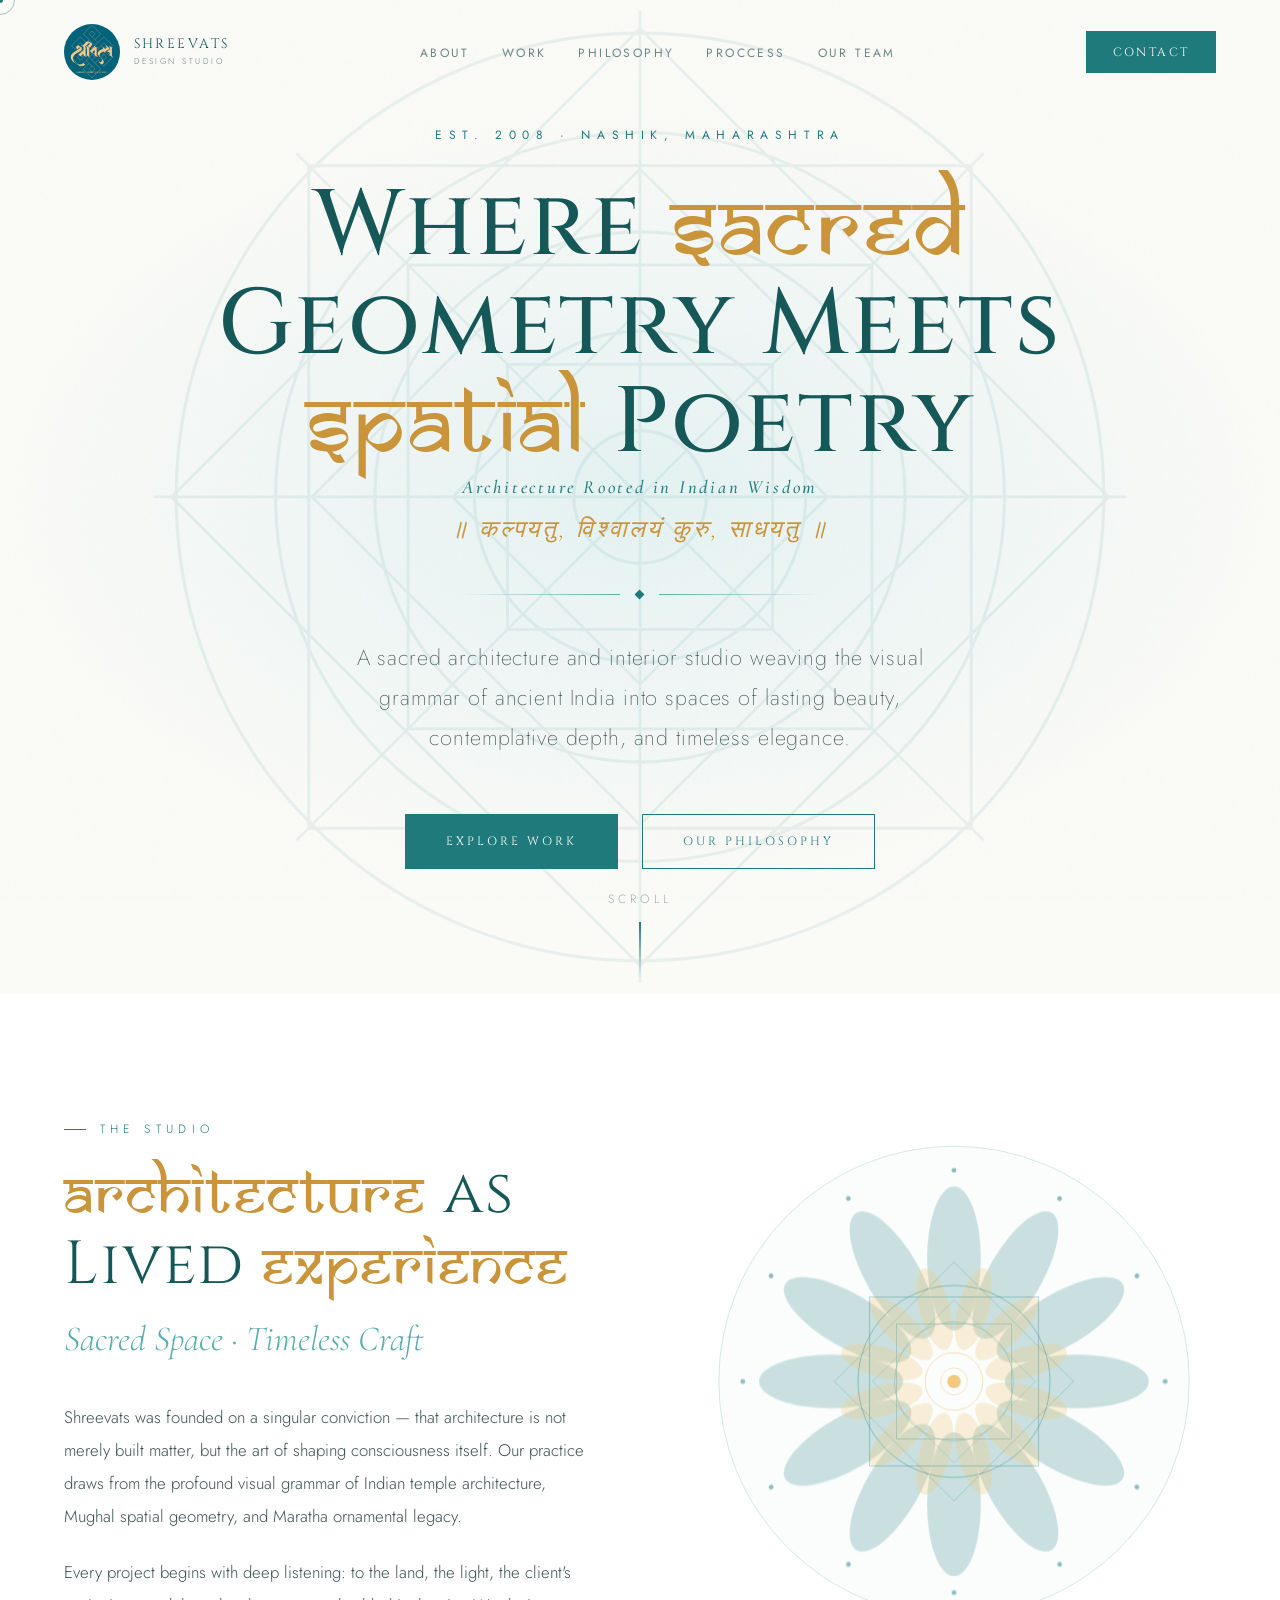
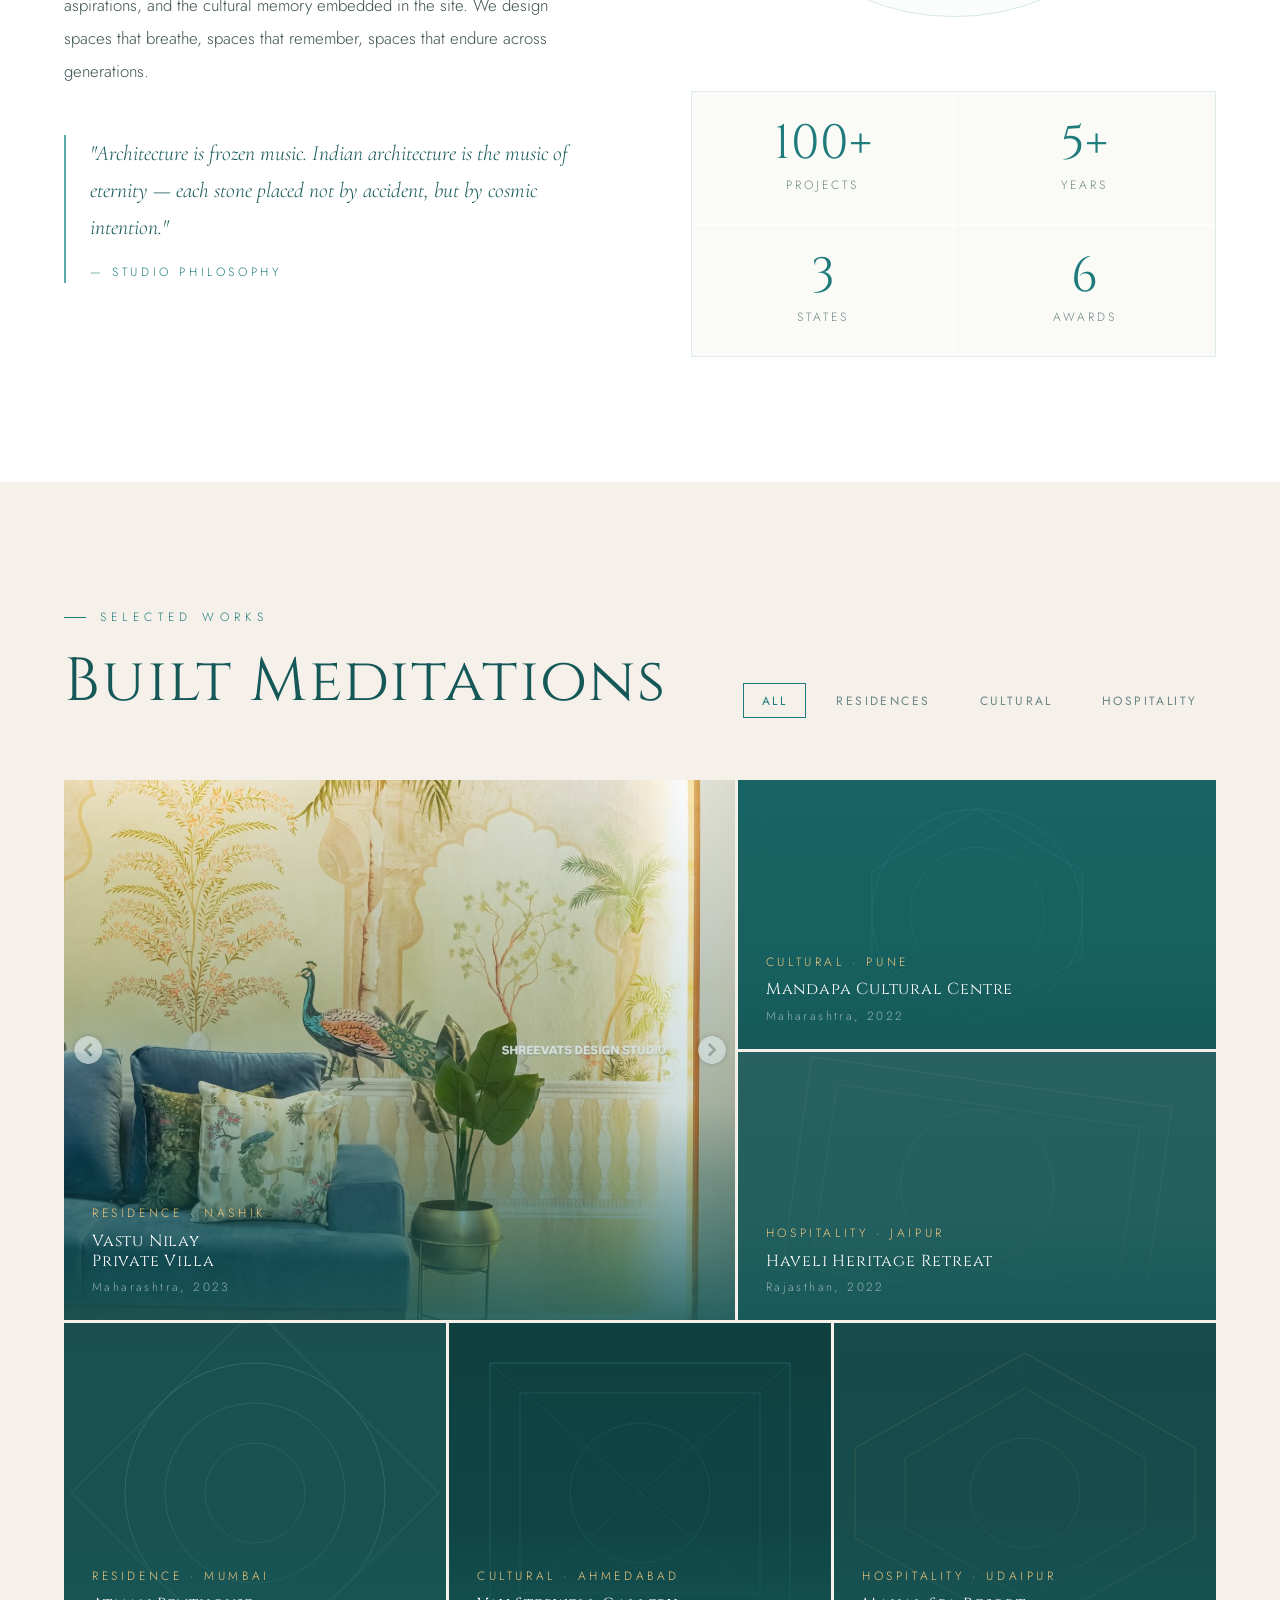
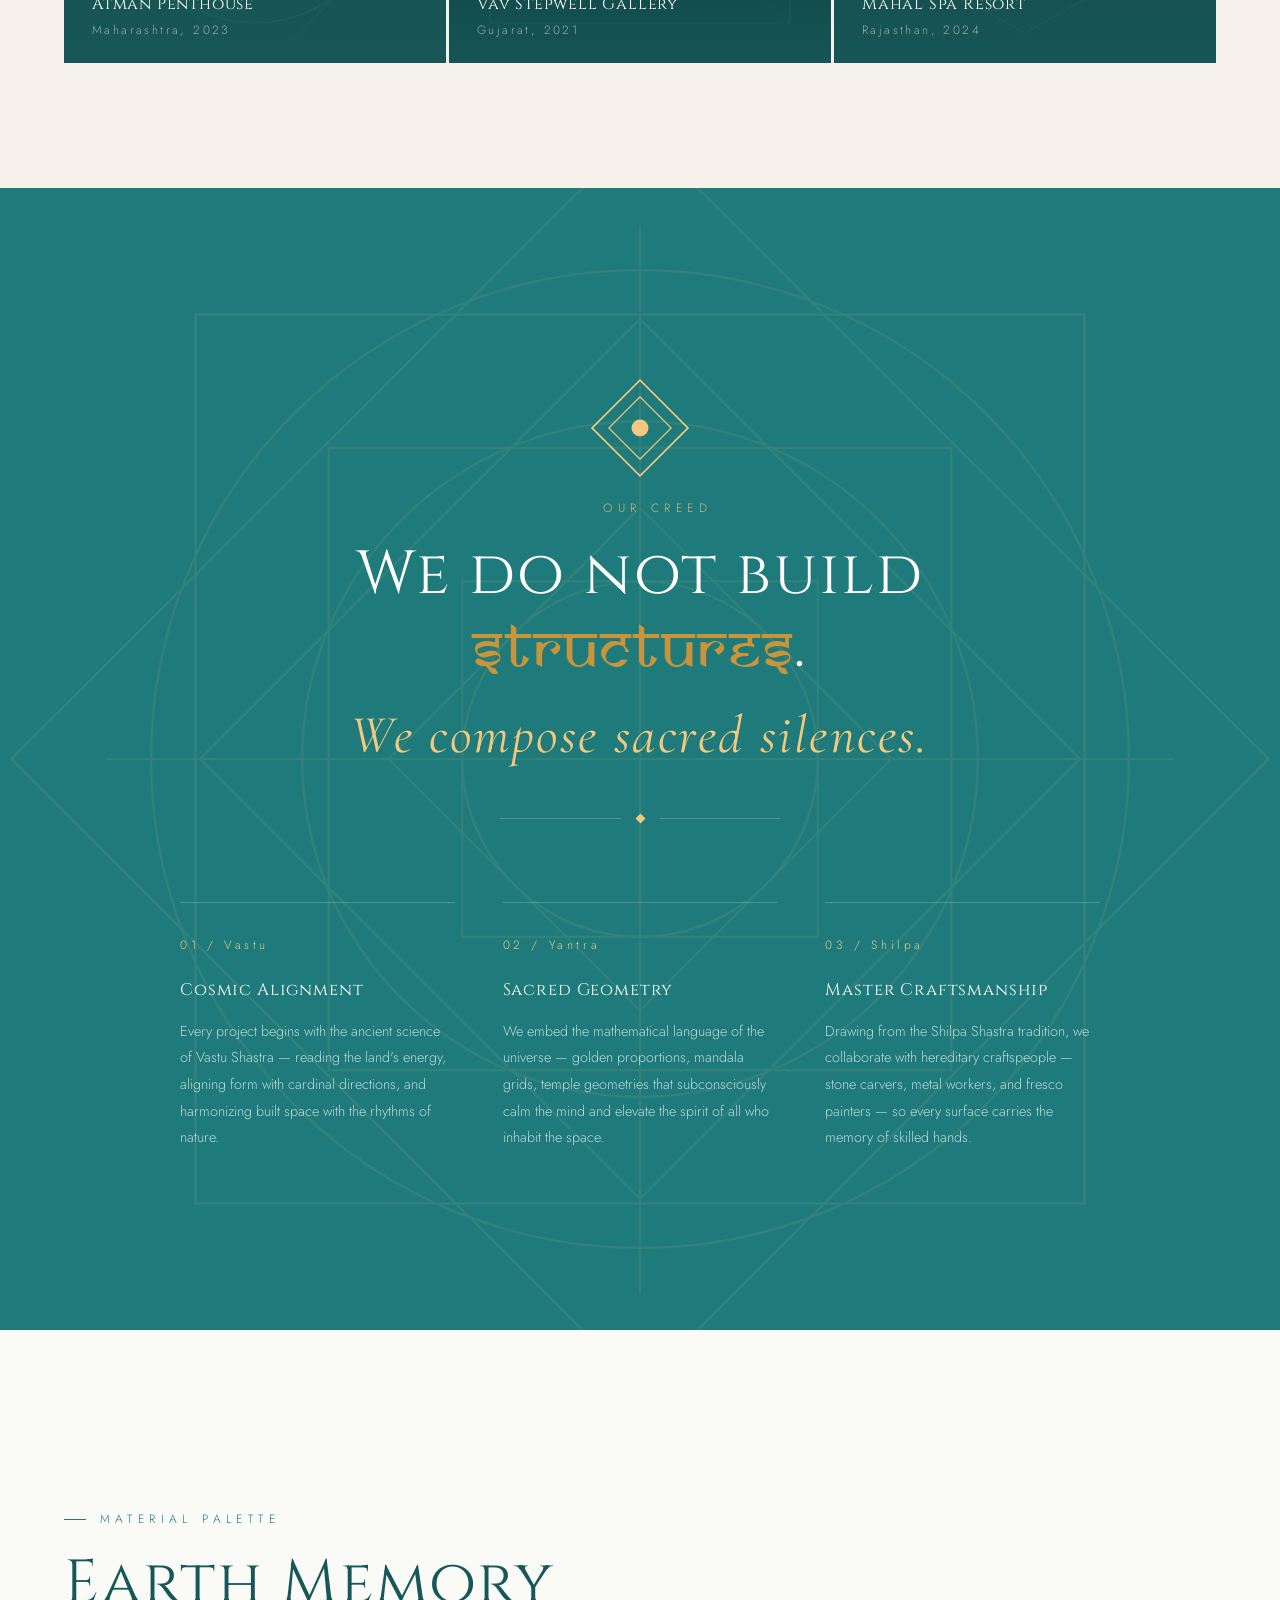
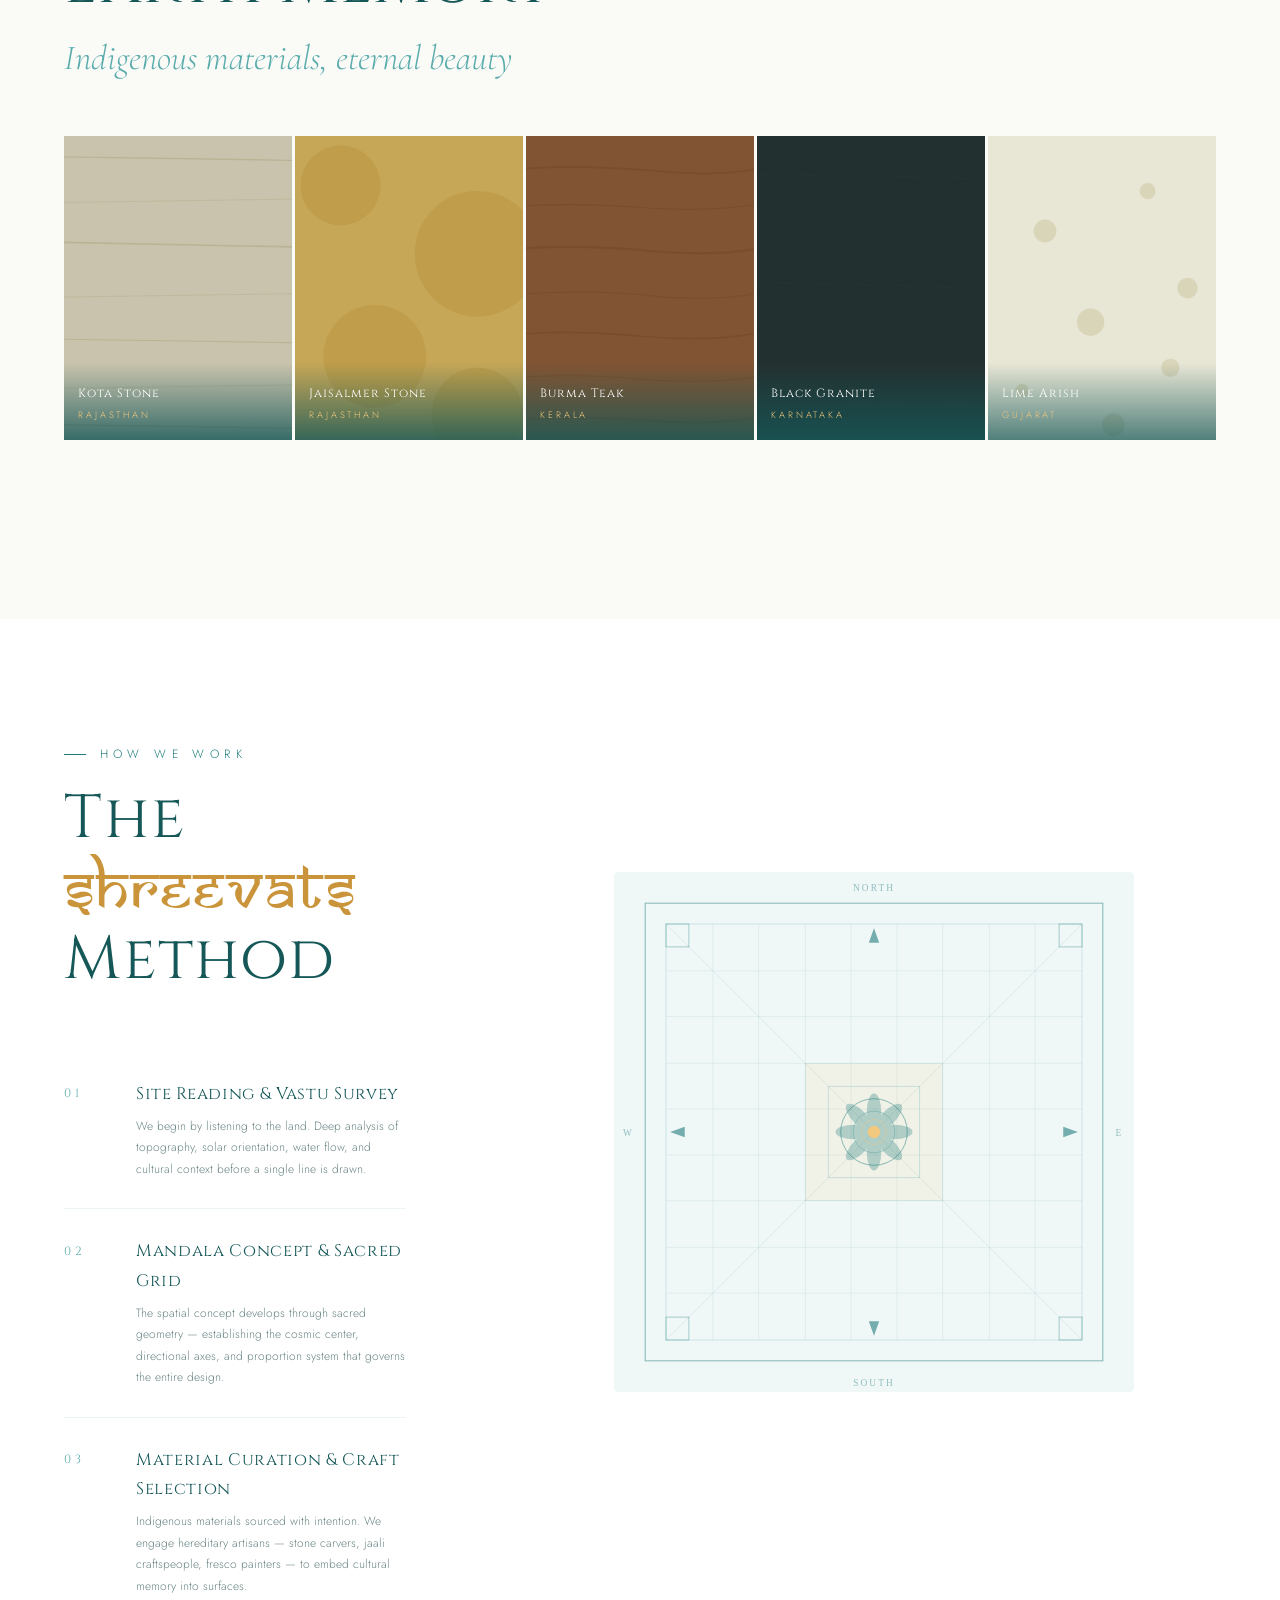
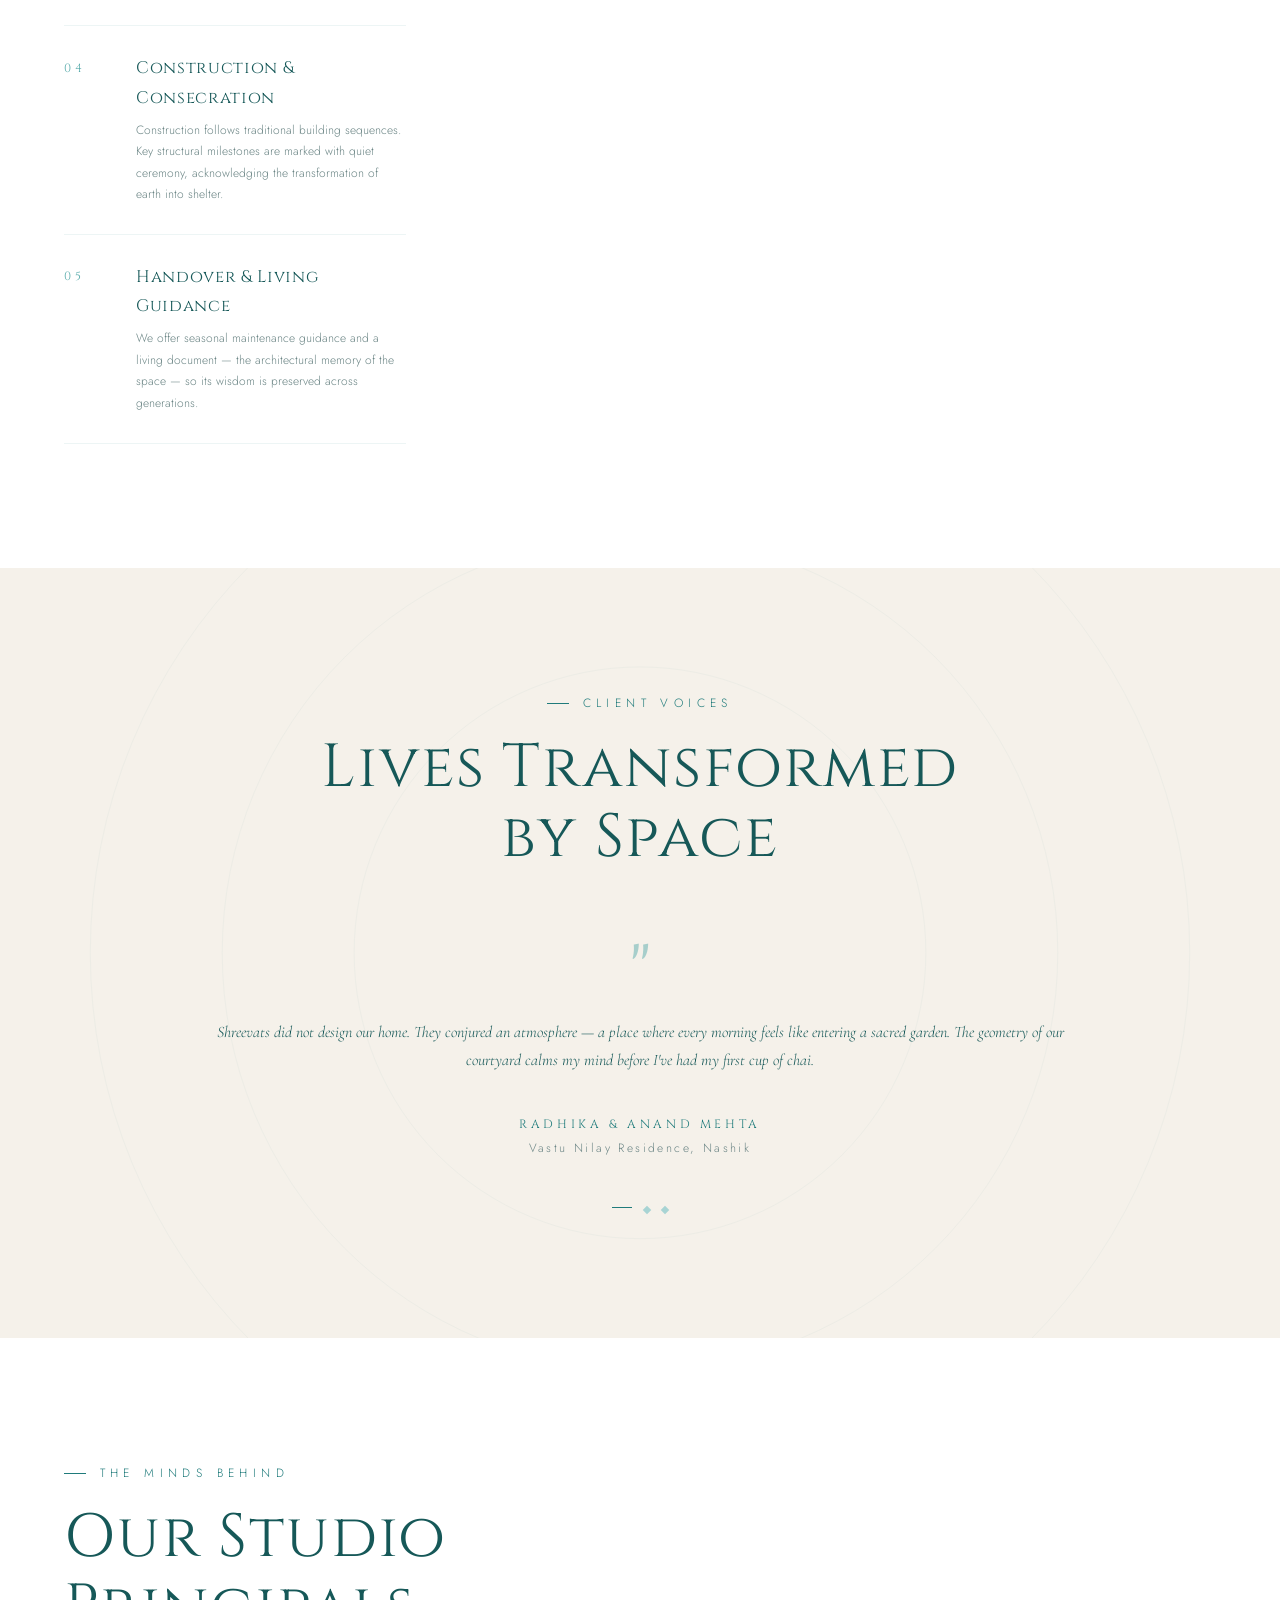
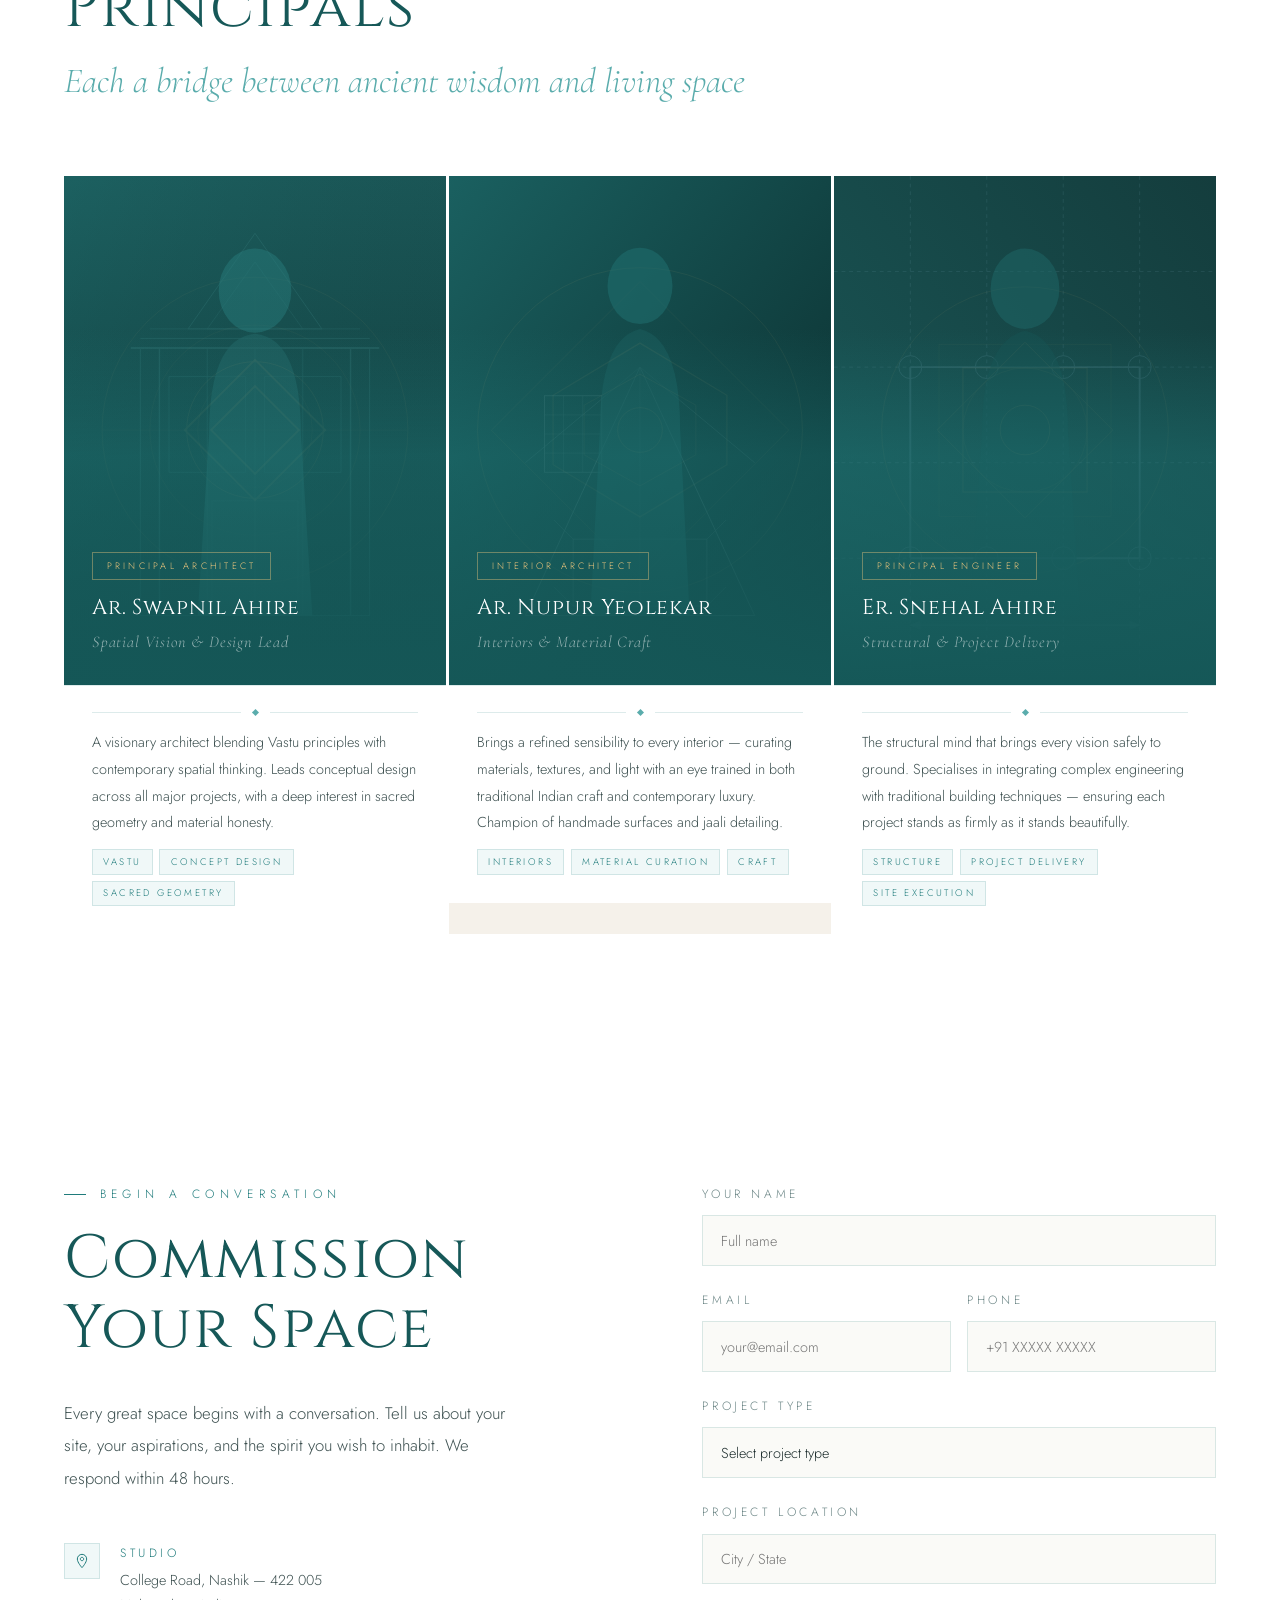
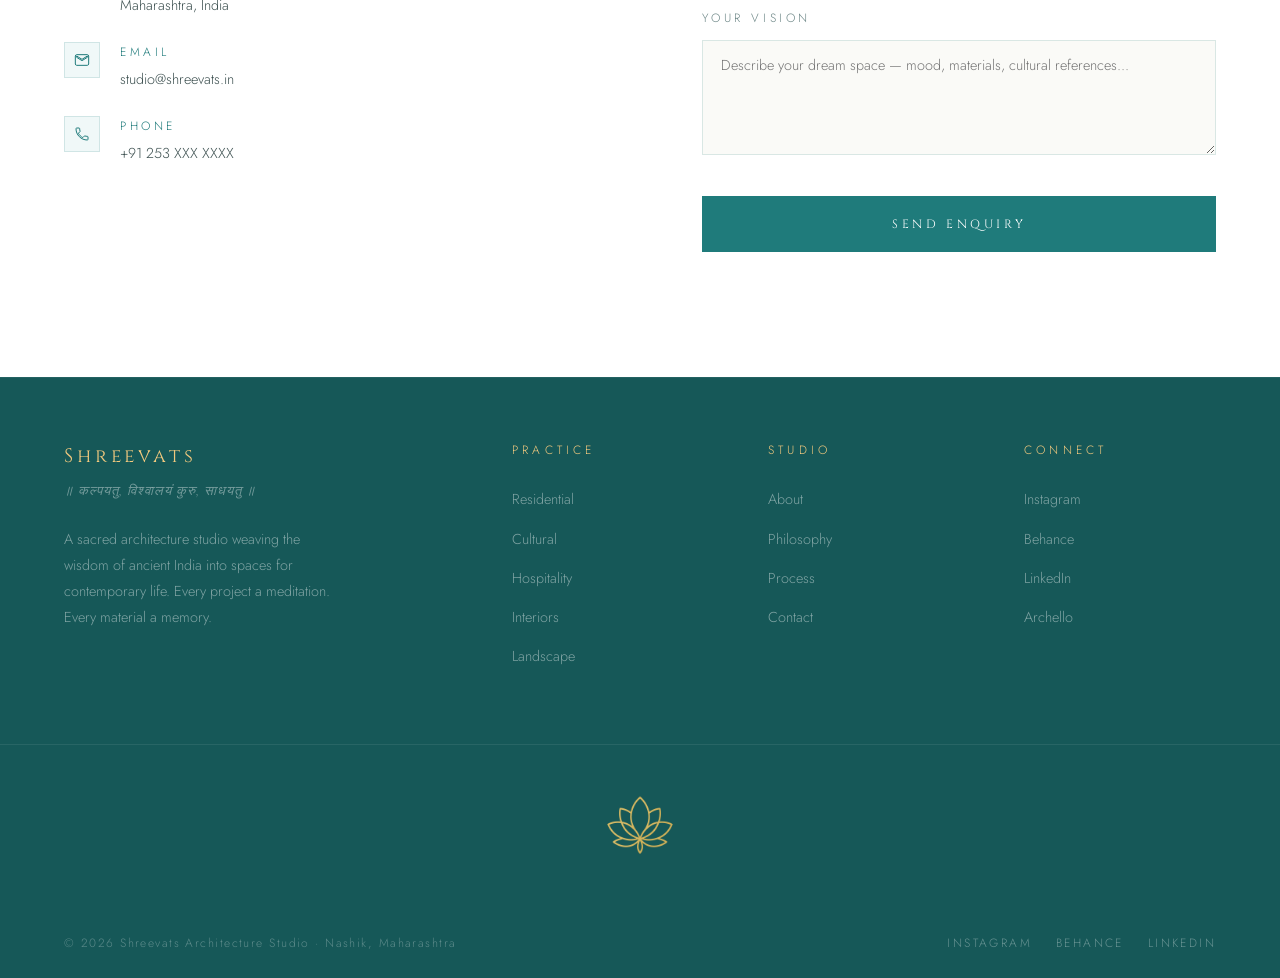
<file: shrivats_studio.html>
<!DOCTYPE html>
<html lang="en">
<head>
<meta charset="UTF-8">
<meta name="viewport" content="width=device-width, initial-scale=1.0">
<title>Shreevats — Sacred Architecture Studio</title>
<link rel="preconnect" href="https://fonts.googleapis.com">
<link rel="preconnect" href="https://fonts.gstatic.com" crossorigin>
<link href="https://fonts.googleapis.com/css2?family=Cormorant+Garamond:ital,wght@0,300;0,400;0,500;0,600;1,300;1,400;1,500&family=Cinzel:wght@400;500;600&family=Jost:wght@200;300;400;500&display=swap" rel="stylesheet">
<link rel="stylesheet" href="style.css">
</head>
<body>

<div class="c-dot" id="cDot"></div>
<div class="c-ring" id="cRing"></div>

<!-- NAV -->
<nav id="mainNav">
  <a href="#hero" class="nav-logo">
    <div class="nav-logo-mark"></div>
    <div>
      <div class="nav-logo-text">Shreevats</div>
      <div class="nav-logo-tag">Design Studio</div>
    </div>
  </a>

  <ul class="nav-links">
    <li><a href="#about">About</a></li>
    <li><a href="#projects">Work</a></li>
    <li><a href="#philosophy">Philosophy</a></li>
    <li><a href="#process">Proccess</a></li>
    <li><a href="#team">Our Team</a></li>
  </ul>

  <a href="#contact" class="nav-cta">Contact</a>
  <button class="nav-ham" id="hamBtn" aria-label="Open menu">
    <span></span><span></span><span></span>
  </button>
</nav>

<!-- MOBILE MENU -->
<div class="mob-menu" id="mobMenu">
  <!-- Teal geometry background in the menu -->
  <svg class="mob-geo" viewBox="0 0 400 800" fill="none" xmlns="http://www.w3.org/2000/svg">
    <g stroke="#1F7B7B" opacity="0.1">
      <circle cx="200" cy="400" r="350" stroke-width="0.8"/>
      <circle cx="200" cy="400" r="260" stroke-width="0.8"/>
      <circle cx="200" cy="400" r="160" stroke-width="0.8"/>
      <rect x="40" y="100" width="320" height="600" transform="rotate(0 200 400)" stroke-width="0.5"/>
      <rect x="60" y="140" width="280" height="520" transform="rotate(45 200 400)" stroke-width="0.4"/>
      <line x1="200" y1="50" x2="200" y2="750" stroke-width="0.4"/>
      <line x1="0" y1="400" x2="400" y2="400" stroke-width="0.4"/>
    </g>
  </svg>
  <button class="mob-close" id="mobClose">✕</button>
  <ul class="mob-links">
    <li><a href="#about" onclick="closeMob()">About</a></li>
    <li><a href="#projects" onclick="closeMob()">Work</a></li>
    <li><a href="#philosophy" onclick="closeMob()">Philosophy</a></li>
    <li><a href="#materials" onclick="closeMob()">Materials</a></li>
    <li><a href="#process" onclick="closeMob()">Process</a></li>
    <li><a href="#contact" onclick="closeMob()">Contact</a></li>
  </ul>
</div>

<!-- ============================================
     HERO
     ============================================ -->
<section id="hero">
  <div class="hero-teal-wash"></div>

  <!-- Sacred geometry background — teal lines on ivory, like the logo's pattern -->
  <div class="hero-geo">
    <svg viewBox="0 0 1440 900" preserveAspectRatio="xMidYMid slice" width="100%" height="100%" xmlns="http://www.w3.org/2000/svg" overflow="visible">
      <g stroke="#1F7B7B" fill="none" opacity="0.08">
        <g transform="translate(720,450)">
          <circle r="420" stroke-width="2.8"/>
          <circle r="330" stroke-width="2.8"/>
          <circle r="240" stroke-width="2.8"/>
          <circle r="150" stroke-width="2.8"/>
          <circle r="60" stroke-width="2.8"/>
          <!-- Endless knot grid — exactly like the logo background -->
          <rect x="-300" y="-300" width="600" height="600" stroke-width="2.7"/>
          <rect x="-300" y="-300" width="600" height="600" transform="rotate(45)" stroke-width="2.6"/>
          <rect x="-210" y="-210" width="420" height="420" stroke-width="2.6"/>
          <rect x="-210" y="-210" width="420" height="420" transform="rotate(45)" stroke-width="2.5"/>
          <rect x="-120" y="-120" width="240" height="240" stroke-width="2.5"/>
          <rect x="-120" y="-120" width="240" height="240" transform="rotate(45)" stroke-width="2.4"/>
          <!-- Radial axes -->
          <line x1="0" y1="-440" x2="0" y2="440" stroke-width="2.4"/>
          <line x1="-440" y1="0" x2="440" y2="0" stroke-width="2.4"/>
          <line x1="-311" y1="-311" x2="311" y2="311" stroke-width="2.3"/>
          <line x1="311" y1="-311" x2="-311" y2="311" stroke-width="2.3"/>
        </g>
      </g>
    </svg>
  </div>

  <div class="hero-content">
    <div class="hero-eyebrow">Est. 2008 · Nashik, Maharashtra</div>
    <div class="hero-title">
      Where <span class="samarkan">Sacred</span><br>Geometry Meets<br><span class="samarkan">Spatial</span> Poetry
      <em>Architecture Rooted in Indian Wisdom</em>
    </div>
    <span class="hero-deva">॥ कल्पयतु, विश्वालयं कुरु, साधयतु ॥</span>

    <div class="hero-rule">
      <div class="hero-rule-line"></div>
      <div class="hero-rule-diamond"></div>
      <div class="hero-rule-line"></div>
    </div>

    <p class="hero-sub">
      A sacred architecture and interior studio weaving the visual grammar of ancient India into spaces of lasting beauty, contemplative depth, and timeless elegance.
    </p>

    <div class="hero-btns">
      <a href="#projects" class="btn-pri">Explore Work</a>
      <a href="#about" class="btn-out">Our Philosophy</a>
    </div>
  </div>

  <div class="hero-scroll">
    <span>Scroll</span>
    <div class="scroll-line"></div>
  </div>
</section>

<!-- ============================================
     ABOUT
     ============================================ -->
<section id="about">
  <div class="about-grid reveal">
    <div>
      <div class="sec-label">The Studio</div>
      <h2 class="sec-title"><span class="samarkan">Architecture</span> as<br> Lived <span class="samarkan">Experience</span></h2>
      <div class="sec-sub">Sacred Space · Timeless Craft</div>
      <div class="about-body">
        <p>Shreevats was founded on a singular conviction — that architecture is not merely built matter, but the art of shaping consciousness itself. Our practice draws from the profound visual grammar of Indian temple architecture, Mughal spatial geometry, and Maratha ornamental legacy.</p>
        <p>Every project begins with deep listening: to the land, the light, the client's aspirations, and the cultural memory embedded in the site. We design spaces that breathe, spaces that remember, spaces that endure across generations.</p>
      </div>
      <div class="about-pull">
        <blockquote>"Architecture is frozen music. Indian architecture is the music of eternity — each stone placed not by accident, but by cosmic intention."</blockquote>
        <cite>— Studio Philosophy</cite>
      </div>
    </div>

    <div class="about-visual reveal d2">
      <div class="mandala-wrap">
        <!-- Full mandala in teal and gold — logo palette -->
        <svg viewBox="0 0 500 500" fill="none" xmlns="http://www.w3.org/2000/svg">
          <circle cx="250" cy="250" r="245" fill="#F0F7F7" stroke="#1F7B7B" stroke-width="0.6" opacity="0.3"/>
          <g transform="translate(250,250)">
            <!-- Outer petal ring — teal -->
            <g opacity="0.22" fill="#1F7B7B">
              <ellipse rx="28" ry="75" transform="rotate(0) translate(0,-128)"/>
              <ellipse rx="28" ry="75" transform="rotate(30) translate(0,-128)"/>
              <ellipse rx="28" ry="75" transform="rotate(60) translate(0,-128)"/>
              <ellipse rx="28" ry="75" transform="rotate(90) translate(0,-128)"/>
              <ellipse rx="28" ry="75" transform="rotate(120) translate(0,-128)"/>
              <ellipse rx="28" ry="75" transform="rotate(150) translate(0,-128)"/>
              <ellipse rx="28" ry="75" transform="rotate(180) translate(0,-128)"/>
              <ellipse rx="28" ry="75" transform="rotate(210) translate(0,-128)"/>
              <ellipse rx="28" ry="75" transform="rotate(240) translate(0,-128)"/>
              <ellipse rx="28" ry="75" transform="rotate(270) translate(0,-128)"/>
              <ellipse rx="28" ry="75" transform="rotate(300) translate(0,-128)"/>
              <ellipse rx="28" ry="75" transform="rotate(330) translate(0,-128)"/>
            </g>
            <!-- Inner petal ring — gold -->
            <g opacity="0.3" fill="#F2C97E">
              <ellipse rx="16" ry="44" transform="rotate(15) translate(0,-78)"/>
              <ellipse rx="16" ry="44" transform="rotate(45) translate(0,-78)"/>
              <ellipse rx="16" ry="44" transform="rotate(75) translate(0,-78)"/>
              <ellipse rx="16" ry="44" transform="rotate(105) translate(0,-78)"/>
              <ellipse rx="16" ry="44" transform="rotate(135) translate(0,-78)"/>
              <ellipse rx="16" ry="44" transform="rotate(165) translate(0,-78)"/>
              <ellipse rx="16" ry="44" transform="rotate(195) translate(0,-78)"/>
              <ellipse rx="16" ry="44" transform="rotate(225) translate(0,-78)"/>
              <ellipse rx="16" ry="44" transform="rotate(255) translate(0,-78)"/>
              <ellipse rx="16" ry="44" transform="rotate(285) translate(0,-78)"/>
              <ellipse rx="16" ry="44" transform="rotate(315) translate(0,-78)"/>
              <ellipse rx="16" ry="44" transform="rotate(345) translate(0,-78)"/>
            </g>
            <!-- Logo-style endless knot pattern -->
            <g stroke="#1F7B7B" fill="none" opacity="0.35">
              <rect x="-88" y="-88" width="176" height="176" stroke-width="1" transform="rotate(0)"/>
              <rect x="-88" y="-88" width="176" height="176" stroke-width="0.7" transform="rotate(45)"/>
              <rect x="-60" y="-60" width="120" height="120" stroke-width="0.7"/>
              <rect x="-60" y="-60" width="120" height="120" stroke-width="0.5" transform="rotate(45)"/>
            </g>
            <!-- Circles -->
            <circle r="100" stroke="#1F7B7B" stroke-width="1" fill="none" opacity="0.4"/>
            <circle r="62" stroke="#5AACAC" stroke-width="0.8" fill="none" opacity="0.5"/>
            <circle r="30" stroke="#F2C97E" stroke-width="1" fill="none" opacity="0.6"/>
            <!-- Radial dots — teal -->
            <g fill="#1F7B7B" opacity="0.5">
              <circle r="2.5" transform="translate(0,-220)"/>
              <circle r="2.5" transform="rotate(30) translate(0,-220)"/>
              <circle r="2.5" transform="rotate(60) translate(0,-220)"/>
              <circle r="2.5" transform="rotate(90) translate(0,-220)"/>
              <circle r="2.5" transform="rotate(120) translate(0,-220)"/>
              <circle r="2.5" transform="rotate(150) translate(0,-220)"/>
              <circle r="2.5" transform="rotate(180) translate(0,-220)"/>
              <circle r="2.5" transform="rotate(210) translate(0,-220)"/>
              <circle r="2.5" transform="rotate(240) translate(0,-220)"/>
              <circle r="2.5" transform="rotate(270) translate(0,-220)"/>
              <circle r="2.5" transform="rotate(300) translate(0,-220)"/>
              <circle r="2.5" transform="rotate(330) translate(0,-220)"/>
            </g>
            <!-- Center — gold -->
            <circle r="7" fill="#F2C97E"/>
            <circle r="14" stroke="#F2C97E" stroke-width="0.8" fill="none" opacity="0.6"/>
          </g>
        </svg>
      </div>

      <div class="stats-grid reveal d3">
        <div class="stat"><div class="stat-n">100+</div><div class="stat-l">Projects</div></div>
        <div class="stat"><div class="stat-n">5+</div><div class="stat-l">Years</div></div>
        <div class="stat"><div class="stat-n">3</div><div class="stat-l">States</div></div>
        <div class="stat"><div class="stat-n">6</div><div class="stat-l">Awards</div></div>
      </div>
    </div>
  </div>
</section>

<!-- ============================================
     PROJECTS
     ============================================ -->
<section id="projects">
  <div class="proj-header reveal">
    <div>
      <div class="sec-label">Selected Works</div>
      <h2 class="sec-title">Built Meditations</h2>
    </div>
    <div class="proj-filter">
      <button class="f-btn active" onclick="filterP('all',this)">All</button>
      <button class="f-btn" onclick="filterP('residential',this)">Residences</button>
      <button class="f-btn" onclick="filterP('cultural',this)">Cultural</button>
      <button class="f-btn" onclick="filterP('hospitality',this)">Hospitality</button>
    </div>
  </div>

  <div class="proj-grid reveal">
    <!-- Each card has a teal-palette SVG background echoing the logo -->
    <div class="p-card" data-type="residential">
      <div class="p-card-bg">
        <!-- <svg width="100%" height="100%" viewBox="0 0 800 600" preserveAspectRatio="xMidYMid slice" xmlns="http://www.w3.org/2000/svg">
          <rect width="800" height="600" fill="#E4F2F2"/>
          <rect width="800" height="600" fill="#1F7B7B" opacity="0.85"/>
          <g stroke="#5AACAC" fill="none" opacity="0.25">
            <rect x="100" y="80" width="600" height="440" stroke-width="1"/>
            <rect x="160" y="140" width="480" height="320" stroke-width="0.8"/>
            <circle cx="400" cy="300" r="180" stroke-width="0.8"/>
            <circle cx="400" cy="300" r="110" stroke-width="0.6"/>
            <line x1="100" y1="80" x2="700" y2="520" stroke-width="0.5"/>
            <line x1="700" y1="80" x2="100" y2="520" stroke-width="0.5"/>
            <line x1="400" y1="80" x2="400" y2="520" stroke-width="0.4"/>
            <line x1="100" y1="300" x2="700" y2="300" stroke-width="0.4"/>
          </g>
          <g fill="#F2C97E" opacity="0.12">
            <polygon points="400,120 560,210 560,390 400,480 240,390 240,210"/>
          </g>
          <circle cx="400" cy="300" r="30" fill="none" stroke="#F2C97E" stroke-width="0.8" opacity="0.5"/>
          <circle cx="400" cy="300" r="8" fill="#F2C97E" opacity="0.6"/>
        </svg> -->
        <img src="Screenshot 2026-05-24 at 5.07.47 PM.png" alt="">
      </div>
      <div class="p-card-ov"></div>
      <div class="p-card-info">
        <div class="p-cat">Residence · Nashik</div>
        <div class="p-name">Vastu Nilay<br>Private Villa</div>
        <div class="p-loc">Maharashtra, 2023</div>
      </div>
      <div class="p-plus"></div>
    </div>

    <div class="p-card" data-type="cultural">
      <div class="p-card-bg">
        <svg width="100%" height="100%" viewBox="0 0 500 300" preserveAspectRatio="xMidYMid slice" xmlns="http://www.w3.org/2000/svg">
          <rect width="500" height="300" fill="#165858"/>
          <g stroke="#5AACAC" fill="none" opacity="0.3">
            <circle cx="250" cy="150" r="110" stroke-width="0.8"/>
            <circle cx="250" cy="150" r="70" stroke-width="0.6"/>
            <polygon points="250,40 360,105 360,195 250,260 140,195 140,105" stroke-width="0.8"/>
          </g>
          <rect x="0" y="0" width="500" height="300" fill="#1F7B7B" opacity="0.3"/>
        </svg>
      </div>
      <div class="p-card-ov"></div>
      <div class="p-card-info">
        <div class="p-cat">Cultural · Pune</div>
        <div class="p-name">Mandapa Cultural Centre</div>
        <div class="p-loc">Maharashtra, 2022</div>
      </div>
      <div class="p-plus"></div>
    </div>

    <div class="p-card" data-type="hospitality">
      <div class="p-card-bg">
        <svg width="100%" height="100%" viewBox="0 0 500 300" preserveAspectRatio="xMidYMid slice" xmlns="http://www.w3.org/2000/svg">
          <rect width="500" height="300" fill="#2A5858"/>
          <g stroke="#F2C97E" fill="none" opacity="0.15">
            <rect x="60" y="40" width="380" height="220" stroke-width="0.8" transform="rotate(8 250 150)"/>
            <rect x="90" y="65" width="320" height="170" stroke-width="0.6" transform="rotate(8 250 150)"/>
            <circle cx="250" cy="150" r="80" stroke-width="0.6"/>
          </g>
          <rect x="0" y="0" width="500" height="300" fill="#1F7B7B" opacity="0.25"/>
        </svg>
      </div>
      <div class="p-card-ov"></div>
      <div class="p-card-info">
        <div class="p-cat">Hospitality · Jaipur</div>
        <div class="p-name">Haveli Heritage Retreat</div>
        <div class="p-loc">Rajasthan, 2022</div>
      </div>
      <div class="p-plus"></div>
    </div>

    <div class="p-card" data-type="residential">
      <div class="p-card-bg">
        <svg width="100%" height="100%" viewBox="0 0 400 340" preserveAspectRatio="xMidYMid slice" xmlns="http://www.w3.org/2000/svg">
          <rect width="400" height="340" fill="#1a5050"/>
          <g stroke="#A8D4D4" fill="none" opacity="0.25">
            <circle cx="200" cy="170" r="130" stroke-width="0.8"/>
            <circle cx="200" cy="170" r="90" stroke-width="0.6"/>
            <circle cx="200" cy="170" r="50" stroke-width="0.5"/>
            <rect x="70" y="40" width="260" height="260" stroke-width="0.6" transform="rotate(45 200 170)"/>
          </g>
        </svg>
      </div>
      <div class="p-card-ov"></div>
      <div class="p-card-info">
        <div class="p-cat">Residence · Mumbai</div>
        <div class="p-name">Atman Penthouse</div>
        <div class="p-loc">Maharashtra, 2023</div>
      </div>
      <div class="p-plus"></div>
    </div>

    <div class="p-card" data-type="cultural">
      <div class="p-card-bg">
        <svg width="100%" height="100%" viewBox="0 0 400 340" preserveAspectRatio="xMidYMid slice" xmlns="http://www.w3.org/2000/svg">
          <rect width="400" height="340" fill="#0f4040"/>
          <g stroke="#5AACAC" fill="none" opacity="0.3">
            <rect x="50" y="40" width="300" height="260" stroke-width="0.8"/>
            <rect x="80" y="70" width="240" height="200" stroke-width="0.6"/>
            <line x1="50" y1="40" x2="350" y2="300" stroke-width="0.4"/>
            <line x1="350" y1="40" x2="50" y2="300" stroke-width="0.4"/>
            <circle cx="200" cy="170" r="70" stroke-width="0.5"/>
          </g>
        </svg>
      </div>
      <div class="p-card-ov"></div>
      <div class="p-card-info">
        <div class="p-cat">Cultural · Ahmedabad</div>
        <div class="p-name">Vav Stepwell Gallery</div>
        <div class="p-loc">Gujarat, 2021</div>
      </div>
      <div class="p-plus"></div>
    </div>

    <div class="p-card" data-type="hospitality">
      <div class="p-card-bg">
        <svg width="100%" height="100%" viewBox="0 0 400 340" preserveAspectRatio="xMidYMid slice" xmlns="http://www.w3.org/2000/svg">
          <rect width="400" height="340" fill="#174a4a"/>
          <g stroke="#F2C97E" fill="none" opacity="0.18">
            <polygon points="200,30 370,125 370,215 200,310 30,215 30,125" stroke-width="0.8"/>
            <polygon points="200,65 320,135 320,205 200,275 80,205 80,135" stroke-width="0.6"/>
            <circle cx="200" cy="170" r="55" stroke-width="0.5"/>
          </g>
        </svg>
      </div>
      <div class="p-card-ov"></div>
      <div class="p-card-info">
        <div class="p-cat">Hospitality · Udaipur</div>
        <div class="p-name">Mahal Spa Resort</div>
        <div class="p-loc">Rajasthan, 2024</div>
      </div>
      <div class="p-plus"></div>
    </div>
  </div>
</section>

<!-- ============================================
     PHILOSOPHY — teal background like the logo circle
     ============================================ -->
<section id="philosophy">
  <!-- Exact logo geometry on teal bg -->
  <div style="position:absolute;inset:0;pointer-events:none;overflow:hidden;">
    <svg style="position:absolute;inset:0;width:100%;height:100%;opacity:.09;" overflow="visible" viewBox="0 0 1440 800" preserveAspectRatio="xMidYMid meet" xmlns="http://www.w3.org/2000/svg">
      <g stroke="#F2C97E" fill="none">
        <g transform="translate(720,400)">
          <!-- Endless knot grid — logo pattern scaled up -->
          <rect x="-500" y="-500" width="1000" height="1000" stroke-width="2.8"/>
          <rect x="-500" y="-500" width="1000" height="1000" transform="rotate(45)" stroke-width="2.7"/>
          <rect x="-350" y="-350" width="700" height="700" stroke-width="2.6"/>
          <rect x="-350" y="-350" width="700" height="700" transform="rotate(45)" stroke-width="2.5"/>
          <rect x="-200" y="-200" width="400" height="400" stroke-width="2.5"/>
          <rect x="-200" y="-200" width="400" height="400" transform="rotate(45)" stroke-width="2.4"/>
          <circle r="550" stroke-width="2.5"/>
          <circle r="380" stroke-width="2.5"/>
          <circle r="200" stroke-width="2.5"/>
          <line x1="0" y1="-600" x2="0" y2="600" stroke-width="2.3"/>
          <line x1="-600" y1="0" x2="600" y2="0" stroke-width="2.3"/>
        </g>
      </g>
    </svg>
  </div>

  <div class="phil-inner">
    <div class="phil-orn reveal">
      <svg viewBox="0 0 72 72" fill="none" xmlns="http://www.w3.org/2000/svg">
        <rect x="16" y="16" width="40" height="40" stroke="#F2C97E" stroke-width="1" transform="rotate(45 36 36)"/>
        <rect x="23" y="23" width="26" height="26" stroke="#F2C97E" stroke-width="0.7" transform="rotate(45 36 36)"/>
        <circle cx="36" cy="36" r="5" fill="#F2C97E"/>
      </svg>
    </div>

    <div class="sec-label reveal" style="justify-content:center;color:rgba(242,201,126,.8)">Our Creed</div>
    <h2 class="phil-title reveal">
      We do not build <span class="samarkan">Structures</span>.
      <em>We compose sacred silences.</em>
    </h2>

    <div class="phil-rule reveal">
      <div class="phil-rule-line"></div>
      <div class="phil-rule-dia"></div>
      <div class="phil-rule-line"></div>
    </div>

    <div class="phil-pillars">
      <div class="pillar reveal">
        <div class="pillar-num">01 / Vastu</div>
        <div class="pillar-t">Cosmic Alignment</div>
        <p class="pillar-p">Every project begins with the ancient science of Vastu Shastra — reading the land's energy, aligning form with cardinal directions, and harmonizing built space with the rhythms of nature.</p>
      </div>
      <div class="pillar reveal d1">
        <div class="pillar-num">02 / Yantra</div>
        <div class="pillar-t">Sacred Geometry</div>
        <p class="pillar-p">We embed the mathematical language of the universe — golden proportions, mandala grids, temple geometries that subconsciously calm the mind and elevate the spirit of all who inhabit the space.</p>
      </div>
      <div class="pillar reveal d2">
        <div class="pillar-num">03 / Shilpa</div>
        <div class="pillar-t">Master Craftsmanship</div>
        <p class="pillar-p">Drawing from the Shilpa Shastra tradition, we collaborate with hereditary craftspeople — stone carvers, metal workers, and fresco painters — so every surface carries the memory of skilled hands.</p>
      </div>
    </div>
  </div>
</section>

<!-- ============================================
     MATERIALS
     ============================================ -->
<section id="materials">
  <div class="mat-inner">
    <div class="reveal">
      <div class="sec-label">Material Palette</div>
      <h2 class="sec-title">Earth Memory</h2>
      <div class="sec-sub">Indigenous materials, eternal beauty</div>
    </div>
    <div class="mat-swatches reveal">
      <!-- Kota Stone -->
      <div class="swatch">
        <svg class="swatch-bg" viewBox="0 0 200 280" preserveAspectRatio="xMidYMid slice" xmlns="http://www.w3.org/2000/svg">
          <rect width="200" height="280" fill="#D4C8B0"/>
          <g stroke="#B8A880" opacity="0.5">
            <line x1="0" y1="25" x2="200" y2="28" stroke-width="1.2"/>
            <line x1="0" y1="65" x2="200" y2="62" stroke-width="0.6"/>
            <line x1="0" y1="100" x2="200" y2="104" stroke-width="1.5"/>
            <line x1="0" y1="148" x2="200" y2="145" stroke-width="0.6"/>
            <line x1="0" y1="185" x2="200" y2="188" stroke-width="1"/>
            <line x1="0" y1="228" x2="200" y2="225" stroke-width="0.6"/>
            <line x1="0" y1="260" x2="200" y2="263" stroke-width="1.5"/>
          </g>
          <rect width="200" height="280" fill="#1F7B7B" opacity="0.06"/>
        </svg>
        <div class="swatch-lbl"><div class="swatch-name">Kota Stone</div><div class="swatch-orig">Rajasthan</div></div>
      </div>
      <!-- Jaisalmer -->
      <div class="swatch">
        <svg class="swatch-bg" viewBox="0 0 200 280" preserveAspectRatio="xMidYMid slice" xmlns="http://www.w3.org/2000/svg">
          <rect width="200" height="280" fill="#C9A84C" opacity="0.7"/>
          <rect width="200" height="280" fill="#E8C060" opacity="0.5"/>
          <g fill="#B8902A" opacity="0.25">
            <circle cx="40" cy="50" r="35"/>
            <circle cx="160" cy="110" r="55"/>
            <circle cx="70" cy="200" r="45"/>
            <circle cx="160" cy="250" r="40"/>
          </g>
          <rect width="200" height="280" fill="#8a6a20" opacity="0.3"/>
        </svg>
        <div class="swatch-lbl"><div class="swatch-name">Jaisalmer Stone</div><div class="swatch-orig">Rajasthan</div></div>
      </div>
      <!-- Teak -->
      <div class="swatch">
        <svg class="swatch-bg" viewBox="0 0 200 280" preserveAspectRatio="xMidYMid slice" xmlns="http://www.w3.org/2000/svg">
          <rect width="200" height="280" fill="#8B5E3C"/>
          <g stroke="#7A4E2C" opacity="0.5" fill="none">
            <path d="M0,35 Q60,32 120,38 Q170,42 200,36" stroke-width="1.5"/>
            <path d="M0,68 Q50,65 110,70 Q160,73 200,67" stroke-width="1"/>
            <path d="M0,105 Q55,102 115,108 Q165,112 200,106" stroke-width="2"/>
            <path d="M0,145 Q65,141 120,148 Q170,151 200,145" stroke-width="1"/>
            <path d="M0,180 Q45,177 108,183 Q162,187 200,180" stroke-width="1.5"/>
            <path d="M0,218 Q58,215 112,221 Q165,224 200,218" stroke-width="1"/>
            <path d="M0,255 Q60,252 115,257 Q168,260 200,254" stroke-width="2"/>
          </g>
          <rect width="200" height="280" fill="#5a3010" opacity="0.2"/>
        </svg>
        <div class="swatch-lbl"><div class="swatch-name">Burma Teak</div><div class="swatch-orig">Kerala</div></div>
      </div>
      <!-- Black Granite -->
      <div class="swatch">
        <svg class="swatch-bg" viewBox="0 0 200 280" preserveAspectRatio="xMidYMid slice" xmlns="http://www.w3.org/2000/svg">
          <rect width="200" height="280" fill="#2A3535"/>
          <g stroke="#1F7B7B" opacity="0.2">
            <line x1="0" y1="40" x2="200" y2="44" stroke-width="0.4"/>
            <line x1="0" y1="90" x2="200" y2="86" stroke-width="0.3"/>
            <line x1="0" y1="135" x2="200" y2="140" stroke-width="0.4"/>
            <line x1="0" y1="190" x2="200" y2="185" stroke-width="0.3"/>
            <line x1="0" y1="240" x2="200" y2="243" stroke-width="0.4"/>
          </g>
          <rect width="200" height="280" fill="#1a2828" opacity="0.4"/>
        </svg>
        <div class="swatch-lbl"><div class="swatch-name">Black Granite</div><div class="swatch-orig">Karnataka</div></div>
      </div>
      <!-- Lime Plaster -->
      <div class="swatch">
        <svg class="swatch-bg" viewBox="0 0 200 280" preserveAspectRatio="xMidYMid slice" xmlns="http://www.w3.org/2000/svg">
          <rect width="200" height="280" fill="#F0EAD8"/>
          <g fill="#D4C8A0" opacity="0.5">
            <circle cx="50" cy="90" r="10"/>
            <circle cx="140" cy="55" r="7"/>
            <circle cx="90" cy="170" r="12"/>
            <circle cx="160" cy="210" r="8"/>
            <circle cx="30" cy="230" r="6"/>
            <circle cx="110" cy="260" r="10"/>
            <circle cx="175" cy="140" r="9"/>
          </g>
          <rect width="200" height="280" fill="#1F7B7B" opacity="0.04"/>
        </svg>
        <div class="swatch-lbl" style="background:linear-gradient(transparent,rgba(22,88,88,.75))"><div class="swatch-name">Lime Arish</div><div class="swatch-orig">Gujarat</div></div>
      </div>
    </div>
  </div>
</section>

<!-- ============================================
     PROCESS
     ============================================ -->
<section id="process">
  <div class="proc-grid">
    <div>
      <div class="sec-label reveal">How We Work</div>
      <h2 class="sec-title reveal">The <span class="samarkan">Shreevats</span> <br>Method</h2>
      <div class="proc-steps">
        <div class="proc-step reveal">
          <div class="proc-step-n">01</div>
          <div><div class="proc-step-t">Site Reading &amp; Vastu Survey</div><p class="proc-step-d">We begin by listening to the land. Deep analysis of topography, solar orientation, water flow, and cultural context before a single line is drawn.</p></div>
        </div>
        <div class="proc-step reveal d1">
          <div class="proc-step-n">02</div>
          <div><div class="proc-step-t">Mandala Concept &amp; Sacred Grid</div><p class="proc-step-d">The spatial concept develops through sacred geometry — establishing the cosmic center, directional axes, and proportion system that governs the entire design.</p></div>
        </div>
        <div class="proc-step reveal d2">
          <div class="proc-step-n">03</div>
          <div><div class="proc-step-t">Material Curation &amp; Craft Selection</div><p class="proc-step-d">Indigenous materials sourced with intention. We engage hereditary artisans — stone carvers, jaali craftspeople, fresco painters — to embed cultural memory into surfaces.</p></div>
        </div>
        <div class="proc-step reveal d3">
          <div class="proc-step-n">04</div>
          <div><div class="proc-step-t">Construction &amp; Consecration</div><p class="proc-step-d">Construction follows traditional building sequences. Key structural milestones are marked with quiet ceremony, acknowledging the transformation of earth into shelter.</p></div>
        </div>
        <div class="proc-step reveal">
          <div class="proc-step-n">05</div>
          <div><div class="proc-step-t">Handover &amp; Living Guidance</div><p class="proc-step-d">We offer seasonal maintenance guidance and a living document — the architectural memory of the space — so its wisdom is preserved across generations.</p></div>
        </div>
      </div>
    </div>

    <!-- Vastu Purusha Mandala — teal + gold, like the logo -->
    <div class="proc-visual">
      <svg viewBox="0 0 500 500" fill="none" style="width:100%;max-width:520px" xmlns="http://www.w3.org/2000/svg">
        <rect width="500" height="500" fill="#F0F7F7" rx="4"/>
        <g transform="translate(250,250)">
          <!-- Outer border with teal -->
          <rect x="-220" y="-220" width="440" height="440" stroke="#1F7B7B" stroke-width="1" opacity="0.5"/>
          <rect x="-200" y="-200" width="400" height="400" stroke="#5AACAC" stroke-width="0.6" opacity="0.4"/>
          <!-- Grid lines -->
          <g stroke="#1F7B7B" stroke-width="0.35" opacity="0.2">
            <line x1="-200" y1="-155" x2="200" y2="-155"/><line x1="-200" y1="-111" x2="200" y2="-111"/>
            <line x1="-200" y1="-66" x2="200" y2="-66"/><line x1="-200" y1="-22" x2="200" y2="-22"/>
            <line x1="-200" y1="22" x2="200" y2="22"/><line x1="-200" y1="66" x2="200" y2="66"/>
            <line x1="-200" y1="111" x2="200" y2="111"/><line x1="-200" y1="155" x2="200" y2="155"/>
            <line x1="-155" y1="-200" x2="-155" y2="200"/><line x1="-111" y1="-200" x2="-111" y2="200"/>
            <line x1="-66" y1="-200" x2="-66" y2="200"/><line x1="-22" y1="-200" x2="-22" y2="200"/>
            <line x1="22" y1="-200" x2="22" y2="200"/><line x1="66" y1="-200" x2="66" y2="200"/>
            <line x1="111" y1="-200" x2="111" y2="200"/><line x1="155" y1="-200" x2="155" y2="200"/>
          </g>
          <!-- Brahmasthana — gold fill, teal border -->
          <rect x="-66" y="-66" width="132" height="132" fill="#F2C97E" opacity="0.12" stroke="#1F7B7B" stroke-width="0.8"/>
          <rect x="-44" y="-44" width="88" height="88" stroke="#5AACAC" stroke-width="0.5" opacity="0.5"/>
          <!-- Cardinal arrows -->
          <g fill="#1F7B7B" opacity="0.6">
            <polygon points="0,-196 5,-182 -5,-182"/>
            <polygon points="0,196 5,182 -5,182"/>
            <polygon points="-196,0 -182,5 -182,-5"/>
            <polygon points="196,0 182,5 182,-5"/>
          </g>
          <g stroke="#1F7B7B" fill="none" opacity="0.3">
            <line x1="-200" y1="-200" x2="200" y2="200" stroke-width="0.3"/>
            <line x1="200" y1="-200" x2="-200" y2="200" stroke-width="0.3"/>
          </g>
          <!-- Center yantra -->
          <circle r="32" stroke="#1F7B7B" stroke-width="0.8" opacity="0.6"/>
          <circle r="20" stroke="#5AACAC" stroke-width="0.6" opacity="0.6"/>
          <!-- Lotus petals -->
          <g opacity="0.3" fill="#1F7B7B">
            <ellipse rx="7" ry="18" transform="translate(0,-19)"/>
            <ellipse rx="7" ry="18" transform="rotate(45) translate(0,-19)"/>
            <ellipse rx="7" ry="18" transform="rotate(90) translate(0,-19)"/>
            <ellipse rx="7" ry="18" transform="rotate(135) translate(0,-19)"/>
            <ellipse rx="7" ry="18" transform="rotate(180) translate(0,-19)"/>
            <ellipse rx="7" ry="18" transform="rotate(225) translate(0,-19)"/>
            <ellipse rx="7" ry="18" transform="rotate(270) translate(0,-19)"/>
            <ellipse rx="7" ry="18" transform="rotate(315) translate(0,-19)"/>
          </g>
          <circle r="6" fill="#F2C97E"/>
          <circle r="12" stroke="#F2C97E" stroke-width="0.6" fill="none" opacity="0.7"/>
          <!-- Corner ornaments -->
          <g stroke="#1F7B7B" fill="none" opacity="0.35">
            <rect x="-200" y="-200" width="22" height="22"/>
            <rect x="178" y="-200" width="22" height="22"/>
            <rect x="-200" y="178" width="22" height="22"/>
            <rect x="178" y="178" width="22" height="22"/>
          </g>
        </g>
        <!-- Compass labels -->
        <text x="250" y="18" text-anchor="middle" fill="#1F7B7B" opacity="0.45" font-size="9" font-family="serif" letter-spacing="2">NORTH</text>
        <text x="250" y="494" text-anchor="middle" fill="#1F7B7B" opacity="0.45" font-size="9" font-family="serif" letter-spacing="2">SOUTH</text>
        <text x="14" y="254" text-anchor="middle" fill="#1F7B7B" opacity="0.45" font-size="9" font-family="serif" letter-spacing="2">W</text>
        <text x="486" y="254" text-anchor="middle" fill="#1F7B7B" opacity="0.45" font-size="9" font-family="serif" letter-spacing="2">E</text>
      </svg>
    </div>
  </div>
</section>

<!-- ============================================
     TESTIMONIALS
     ============================================ -->
<section id="testimonials">
  <div style="position:absolute;inset:0;pointer-events:none;">
    <svg style="width:100%;height:100%;opacity:.04" viewBox="0 0 1440 700" preserveAspectRatio="xMidYMid slice" xmlns="http://www.w3.org/2000/svg">
      <g stroke="#1F7B7B" fill="none">
        <circle cx="720" cy="350" r="500" stroke-width="0.8"/>
        <circle cx="720" cy="350" r="380" stroke-width="0.8"/>
        <circle cx="720" cy="350" r="260" stroke-width="0.8"/>
      </g>
    </svg>
  </div>
  <div class="test-inner">
    <div class="sec-label reveal" style="justify-content:center">Client Voices</div>
    <h2 class="sec-title reveal" style="text-align:center">Lives Transformed<br>by Space</h2>
    <div style="margin-top:4rem">
      <div class="test-item active">
        <div class="test-qm">"</div>
        <p class="test-text">Shreevats did not design our home. They conjured an atmosphere — a place where every morning feels like entering a sacred garden. The geometry of our courtyard calms my mind before I've had my first cup of chai.</p>
        <div class="test-author">Radhika &amp; Anand Mehta</div>
        <div class="test-role">Vastu Nilay Residence, Nashik</div>
      </div>
      <div class="test-item">
        <div class="test-qm">"</div>
        <p class="test-text">Working with Shreevats was like collaborating with scholars who speak the language of stone and light. They brought the ancient wisdom of our heritage into a building that feels completely of its time.</p>
        <div class="test-author">Dr. Suresh Kulkarni</div>
        <div class="test-role">Mandapa Cultural Centre, Pune</div>
      </div>
      <div class="test-item">
        <div class="test-qm">"</div>
        <p class="test-text">Our guests consistently tell us the Haveli feels unlike any luxury hotel they have stayed in. There is an intangible quality to the space — a stillness that money alone cannot buy. That is Shreevats.</p>
        <div class="test-author">Vikram Singh Rathore</div>
        <div class="test-role">Haveli Heritage Retreat, Jaipur</div>
      </div>
    </div>
    <div class="test-dots">
      <button class="dot active" onclick="goT(0,this)"></button>
      <button class="dot" onclick="goT(1,this)"></button>
      <button class="dot" onclick="goT(2,this)"></button>
    </div>
  </div>
</section>


<!-- ============================================
     TEAM SECTION
     ============================================ -->
<section id="team">
  <div style="max-width:1280px;margin:0 auto;">
    <div class="sec-label">The Minds Behind</div>
    <h2 class="sec-title">Our Studio<br>Principals</h2>
    <div class="sec-sub">Each a bridge between ancient wisdom and living space</div>
  </div>

  <div class="team-grid">

    <!-- ── MEMBER 1 — Ar. Swapnil Ahire ── -->
    <div class="team-card">
      <div class="team-portrait">
        <!-- Portrait: teal-toned architectural illustration -->
        <svg class="team-portrait-bg" viewBox="0 0 400 533" preserveAspectRatio="xMidYMid slice" xmlns="http://www.w3.org/2000/svg">
          <defs>
            <linearGradient id="p1a" x1="0" y1="0" x2="0" y2="1">
              <stop offset="0%" stop-color="#1B5555"/>
              <stop offset="100%" stop-color="#0D3535"/>
            </linearGradient>
            <linearGradient id="p1b" x1="0" y1="0" x2="1" y2="1">
              <stop offset="0%" stop-color="#1F7B7B" stop-opacity="0.3"/>
              <stop offset="100%" stop-color="#0D3535" stop-opacity="0"/>
            </linearGradient>
          </defs>
          <rect width="400" height="533" fill="url(#p1a)"/>
          <!-- Architectural line art — elevation / blueprint style -->
          <g stroke="#5AACAC" fill="none" opacity="0.18">
            <!-- Building silhouette -->
            <rect x="80" y="180" width="240" height="280" stroke-width="1"/>
            <rect x="110" y="210" width="80" height="100" stroke-width="0.8"/>
            <rect x="210" y="210" width="80" height="100" stroke-width="0.8"/>
            <rect x="155" y="340" width="90" height="120" stroke-width="0.8"/>
            <!-- Columns -->
            <line x1="100" y1="180" x2="100" y2="460" stroke-width="1.5"/>
            <line x1="150" y1="180" x2="150" y2="460" stroke-width="0.8"/>
            <line x1="200" y1="180" x2="200" y2="460" stroke-width="0.8"/>
            <line x1="250" y1="180" x2="250" y2="460" stroke-width="0.8"/>
            <line x1="300" y1="180" x2="300" y2="460" stroke-width="1.5"/>
            <!-- Cornice -->
            <line x1="70" y1="180" x2="330" y2="180" stroke-width="2"/>
            <line x1="80" y1="170" x2="320" y2="170" stroke-width="1"/>
            <line x1="90" y1="160" x2="310" y2="160" stroke-width="0.8"/>
            <!-- Temple shikhara suggestion -->
            <polygon points="200,60 270,160 130,160" stroke-width="1"/>
            <polygon points="200,90 250,160 150,160" stroke-width="0.7"/>
          </g>
          <!-- Sacred geometry watermark -->
          <g stroke="#F2C97E" fill="none" opacity="0.07">
            <circle cx="200" cy="266" r="160" stroke-width="0.8"/>
            <circle cx="200" cy="266" r="110" stroke-width="0.6"/>
            <circle cx="200" cy="266" r="60" stroke-width="0.5"/>
            <line x1="200" y1="106" x2="200" y2="426" stroke-width="0.4"/>
            <line x1="40" y1="266" x2="360" y2="266" stroke-width="0.4"/>
          </g>
          <!-- Subtle human silhouette suggestion -->
          <ellipse cx="200" cy="120" rx="38" ry="44" fill="#2A8080" opacity="0.5"/>
          <path d="M152,270 Q152,170 200,165 Q248,170 248,270 L260,460 L140,460 Z" fill="#236666" opacity="0.6"/>
          <rect x="0" y="0" width="400" height="533" fill="url(#p1b)"/>
        </svg>

        <!-- Endless knot geo watermark -->
        <svg class="team-portrait-geo" viewBox="0 0 200 200" fill="none" xmlns="http://www.w3.org/2000/svg">
          <g stroke="#F2C97E" stroke-width="1.5" fill="none">
            <rect x="60" y="60" width="80" height="80" transform="rotate(45 100 100)"/>
            <rect x="75" y="75" width="50" height="50" transform="rotate(45 100 100)"/>
            <circle cx="100" cy="100" r="55" stroke-width="0.8"/>
          </g>
        </svg>

        <div class="team-portrait-overlay"></div>
        <div class="team-info">
          <div class="team-role-pill">Principal Architect</div>
          <div class="team-name">Ar. Swapnil Ahire</div>
          <div class="team-title">Spatial Vision & Design Lead</div>
        </div>
      </div>

      <div class="team-bio">
        <div class="team-bio-rule">
          <div class="team-bio-rule-line"></div>
          <div class="team-bio-rule-dia"></div>
          <div class="team-bio-rule-line"></div>
        </div>
        <p>A visionary architect blending Vastu principles with contemporary spatial thinking. Leads conceptual design across all major projects, with a deep interest in sacred geometry and material honesty.</p>
        <div class="team-specs">
          <span class="team-spec">Vastu</span>
          <span class="team-spec">Concept Design</span>
          <span class="team-spec">Sacred Geometry</span>
        </div>
      </div>
    </div>

    <!-- ── MEMBER 2 — Ar. Nupur Yeolekar ── -->
    <div class="team-card">
      <div class="team-portrait">
        <svg class="team-portrait-bg" viewBox="0 0 400 533" preserveAspectRatio="xMidYMid slice" xmlns="http://www.w3.org/2000/svg">
          <defs>
            <linearGradient id="p2a" x1="0" y1="0" x2="1" y2="1">
              <stop offset="0%" stop-color="#1A6060"/>
              <stop offset="100%" stop-color="#0A2A2A"/>
            </linearGradient>
          </defs>
          <rect width="400" height="533" fill="url(#p2a)"/>
          <!-- Interior perspective line art -->
          <g stroke="#A8D4D4" fill="none" opacity="0.15">
            <!-- Perspective room -->
            <polygon points="200,200 80,460 320,460" stroke-width="1"/>
            <line x1="200" y1="200" x2="200" y2="460" stroke-width="0.6"/>
            <line x1="200" y1="200" x2="80" y2="300" stroke-width="0.6"/>
            <line x1="200" y1="200" x2="320" y2="300" stroke-width="0.6"/>
            <!-- Furniture suggestion -->
            <rect x="130" y="380" width="140" height="70" stroke-width="0.8"/>
            <line x1="130" y1="380" x2="110" y2="360" stroke-width="0.6"/>
            <line x1="270" y1="380" x2="290" y2="360" stroke-width="0.6"/>
            <line x1="130" y1="450" x2="110" y2="430" stroke-width="0.6"/>
            <line x1="270" y1="450" x2="290" y2="430" stroke-width="0.6"/>
            <!-- Jaali window pattern suggestion -->
            <rect x="100" y="230" width="60" height="80" stroke-width="0.8"/>
            <line x1="100" y1="250" x2="160" y2="250" stroke-width="0.4"/>
            <line x1="100" y1="270" x2="160" y2="270" stroke-width="0.4"/>
            <line x1="100" y1="290" x2="160" y2="290" stroke-width="0.4"/>
            <line x1="120" y1="230" x2="120" y2="310" stroke-width="0.4"/>
            <line x1="140" y1="230" x2="140" y2="310" stroke-width="0.4"/>
          </g>
          <g stroke="#F2C97E" fill="none" opacity="0.08">
            <circle cx="200" cy="266" r="170" stroke-width="0.8"/>
            <rect x="90" y="156" width="220" height="220" transform="rotate(45 200 266)" stroke-width="0.6"/>
          </g>
          <!-- Silhouette -->
          <ellipse cx="200" cy="115" rx="34" ry="40" fill="#1F7070" opacity="0.55"/>
          <path d="M158,265 Q158,170 200,160 Q242,170 242,265 L252,460 L148,460 Z" fill="#1A5A5A" opacity="0.65"/>
        </svg>

        <svg class="team-portrait-geo" viewBox="0 0 200 200" fill="none" xmlns="http://www.w3.org/2000/svg">
          <g stroke="#F2C97E" stroke-width="1.5" fill="none">
            <polygon points="100,30 170,72 170,128 100,170 30,128 30,72" stroke-width="1"/>
            <polygon points="100,55 145,80 145,120 100,145 55,120 55,80" stroke-width="0.7"/>
            <circle cx="100" cy="100" r="18" stroke-width="0.8"/>
          </g>
        </svg>

        <div class="team-portrait-overlay"></div>
        <div class="team-info">
          <div class="team-role-pill">Interior Architect</div>
          <div class="team-name">Ar. Nupur Yeolekar</div>
          <div class="team-title">Interiors & Material Craft</div>
        </div>
      </div>

      <div class="team-bio">
        <div class="team-bio-rule">
          <div class="team-bio-rule-line"></div>
          <div class="team-bio-rule-dia"></div>
          <div class="team-bio-rule-line"></div>
        </div>
        <p>Brings a refined sensibility to every interior — curating materials, textures, and light with an eye trained in both traditional Indian craft and contemporary luxury. Champion of handmade surfaces and jaali detailing.</p>
        <div class="team-specs">
          <span class="team-spec">Interiors</span>
          <span class="team-spec">Material Curation</span>
          <span class="team-spec">Craft</span>
        </div>
      </div>
    </div>

    <!-- ── MEMBER 3 — Er. Snehal Ahire ── -->
    <div class="team-card">
      <div class="team-portrait">
        <svg class="team-portrait-bg" viewBox="0 0 400 533" preserveAspectRatio="xMidYMid slice" xmlns="http://www.w3.org/2000/svg">
          <defs>
            <linearGradient id="p3a" x1="1" y1="0" x2="0" y2="1">
              <stop offset="0%" stop-color="#143D3D"/>
              <stop offset="100%" stop-color="#1A5858"/>
            </linearGradient>
          </defs>
          <rect width="400" height="533" fill="url(#p3a)"/>
          <!-- Structural / engineering drawing style -->
          <g stroke="#7AAABB" fill="none" opacity="0.18">
            <!-- Grid / structural plan -->
            <line x1="0" y1="100" x2="400" y2="100" stroke-width="0.8" stroke-dasharray="4 4"/>
            <line x1="0" y1="200" x2="400" y2="200" stroke-width="0.8" stroke-dasharray="4 4"/>
            <line x1="0" y1="300" x2="400" y2="300" stroke-width="0.8" stroke-dasharray="4 4"/>
            <line x1="0" y1="400" x2="400" y2="400" stroke-width="0.8" stroke-dasharray="4 4"/>
            <line x1="80" y1="0" x2="80" y2="533" stroke-width="0.8" stroke-dasharray="4 4"/>
            <line x1="160" y1="0" x2="160" y2="533" stroke-width="0.8" stroke-dasharray="4 4"/>
            <line x1="240" y1="0" x2="240" y2="533" stroke-width="0.8" stroke-dasharray="4 4"/>
            <line x1="320" y1="0" x2="320" y2="533" stroke-width="0.8" stroke-dasharray="4 4"/>
            <!-- Column circles on grid -->
            <circle cx="80" cy="200" r="12" stroke-width="1"/>
            <circle cx="160" cy="200" r="12" stroke-width="1"/>
            <circle cx="240" cy="200" r="12" stroke-width="1"/>
            <circle cx="320" cy="200" r="12" stroke-width="1"/>
            <circle cx="80" cy="400" r="12" stroke-width="1"/>
            <circle cx="160" cy="400" r="12" stroke-width="1"/>
            <circle cx="240" cy="400" r="12" stroke-width="1"/>
            <circle cx="320" cy="400" r="12" stroke-width="1"/>
            <!-- Beam lines -->
            <line x1="80" y1="200" x2="320" y2="200" stroke-width="2"/>
            <line x1="80" y1="400" x2="320" y2="400" stroke-width="2"/>
            <line x1="80" y1="200" x2="80" y2="400" stroke-width="2"/>
            <line x1="320" y1="200" x2="320" y2="400" stroke-width="2"/>
            <!-- Dimension arrows -->
            <line x1="80" y1="470" x2="320" y2="470" stroke-width="0.8"/>
            <polygon points="80,470 90,466 90,474" fill="#7AAABB" opacity="0.5"/>
            <polygon points="320,470 310,466 310,474" fill="#7AAABB" opacity="0.5"/>
          </g>
          <g stroke="#F2C97E" fill="none" opacity="0.07">
            <circle cx="200" cy="266" r="150" stroke-width="0.8"/>
            <rect x="110" y="176" width="180" height="180" stroke-width="0.5"/>
          </g>
          <!-- Silhouette -->
          <ellipse cx="200" cy="118" rx="36" ry="42" fill="#1F6868" opacity="0.5"/>
          <path d="M155,268 Q155,172 200,162 Q245,172 245,268 L258,460 L142,460 Z" fill="#165050" opacity="0.6"/>
        </svg>

        <svg class="team-portrait-geo" viewBox="0 0 200 200" fill="none" xmlns="http://www.w3.org/2000/svg">
          <g stroke="#F2C97E" stroke-width="1.5" fill="none">
            <rect x="50" y="50" width="100" height="100" stroke-width="1"/>
            <rect x="50" y="50" width="100" height="100" transform="rotate(45 100 100)" stroke-width="0.7"/>
            <circle cx="100" cy="100" r="20" stroke-width="0.8"/>
            <circle cx="100" cy="100" r="50" stroke-width="0.5"/>
          </g>
        </svg>

        <div class="team-portrait-overlay"></div>
        <div class="team-info">
          <div class="team-role-pill">Principal Engineer</div>
          <div class="team-name">Er. Snehal Ahire</div>
          <div class="team-title">Structural & Project Delivery</div>
        </div>
      </div>

      <div class="team-bio">
        <div class="team-bio-rule">
          <div class="team-bio-rule-line"></div>
          <div class="team-bio-rule-dia"></div>
          <div class="team-bio-rule-line"></div>
        </div>
        <p>The structural mind that brings every vision safely to ground. Specialises in integrating complex engineering with traditional building techniques — ensuring each project stands as firmly as it stands beautifully.</p>
        <div class="team-specs">
          <span class="team-spec">Structure</span>
          <span class="team-spec">Project Delivery</span>
          <span class="team-spec">Site Execution</span>
        </div>
      </div>
    </div>

  </div><!-- /.team-grid -->
</section>



<!-- ============================================
     CONTACT
     ============================================ -->
<section id="contact">
  <div class="con-grid">
    <div>
      <div class="sec-label reveal">Begin a Conversation</div>
      <h2 class="sec-title reveal">Commission<br>Your Space</h2>
      <p class="con-intro reveal">Every great space begins with a conversation. Tell us about your site, your aspirations, and the spirit you wish to inhabit. We respond within 48 hours.</p>
      <div class="con-details reveal">
        <div class="con-detail">
          <div class="con-icon">
            <svg viewBox="0 0 24 24"><path d="M12 2C8.13 2 5 5.13 5 9c0 5.25 7 13 7 13s7-7.75 7-13c0-3.87-3.13-7-7-7zm0 9.5c-1.38 0-2.5-1.12-2.5-2.5s1.12-2.5 2.5-2.5 2.5 1.12 2.5 2.5-1.12 2.5-2.5 2.5z"/></svg>
          </div>
          <div><div class="con-lbl">Studio</div><div class="con-val">College Road, Nashik — 422 005<br>Maharashtra, India</div></div>
        </div>
        <div class="con-detail">
          <div class="con-icon">
            <svg viewBox="0 0 24 24"><path d="M20 4H4c-1.1 0-2 .9-2 2v12c0 1.1.9 2 2 2h16c1.1 0 2-.9 2-2V6c0-1.1-.9-2-2-2zm0 4l-8 5-8-5V6l8 5 8-5v2z"/></svg>
          </div>
          <div><div class="con-lbl">Email</div><div class="con-val">studio@shreevats.in</div></div>
        </div>
        <div class="con-detail">
          <div class="con-icon">
            <svg viewBox="0 0 24 24"><path d="M6.62 10.79c1.44 2.83 3.76 5.14 6.59 6.59l2.2-2.2c.27-.27.67-.36 1.02-.24 1.12.37 2.33.57 3.57.57.55 0 1 .45 1 1V20c0 .55-.45 1-1 1-9.39 0-17-7.61-17-17 0-.55.45-1 1-1h3.5c.55 0 1 .45 1 1 0 1.25.2 2.45.57 3.57.11.35.03.74-.25 1.02l-2.2 2.2z"/></svg>
          </div>
          <div><div class="con-lbl">Phone</div><div class="con-val">+91 253 XXX XXXX</div></div>
        </div>
      </div>
    </div>

    <div class="reveal">
      <div class="f-field"><label>Your Name</label><input type="text" placeholder="Full name"></div>
      <div style="display:grid;grid-template-columns:1fr 1fr;gap:1rem">
        <div class="f-field"><label>Email</label><input type="email" placeholder="your@email.com"></div>
        <div class="f-field"><label>Phone</label><input type="tel" placeholder="+91 XXXXX XXXXX"></div>
      </div>
    
      <div class="f-field">
        <label>Project Type</label>
        <select>
          <option value="" disabled selected>Select project type</option>
          <option>Private Residence</option>
          <option>Cultural / Institutional</option>
          <option>Hospitality</option>
          <option>Interior Design</option>
          <option>Landscape</option>
        </select>
      </div>
      <div class="f-field"><label>Project Location</label><input type="text" placeholder="City / State"></div>
      <div class="f-field"><label>Your Vision</label><textarea placeholder="Describe your dream space — mood, materials, cultural references..."></textarea></div>
      <button class="f-submit" onclick="this.textContent='Sending...';setTimeout(()=>this.textContent='Enquiry Sent ◆',1500)">Send Enquiry</button>
    </div>
  </div>
</section>

<footer>
  <div class="foot-top">
    <div>
      <div class="foot-brand-n">Shreevats</div>
      <div class="foot-brand-tag">॥ कल्पयतु, विश्वालयं कुरु, साधयतु ॥</div>
      <p class="foot-brand-p">A sacred architecture studio weaving the wisdom of ancient India into spaces for contemporary life. Every project a meditation. Every material a memory.</p>
    </div>
    <div class="foot-col">
      <div class="foot-col-t">Practice</div>
      <ul>
        <li><a href="#projects">Residential</a></li>
        <li><a href="#projects">Cultural</a></li>
        <li><a href="#projects">Hospitality</a></li>
        <li><a href="#projects">Interiors</a></li>
        <li><a href="#projects">Landscape</a></li>
      </ul>
    </div>

    <div class="foot-col">
      <div class="foot-col-t">Studio</div>
      <ul>
        <li><a href="#about">About</a></li>
        <li><a href="#philosophy">Philosophy</a></li>
        <li><a href="#process">Process</a></li>
        <li><a href="#contact">Contact</a></li>
      </ul>
    </div>
    <div class="foot-col">
      <div class="foot-col-t">Connect</div>
      <ul>
        <li><a href="#">Instagram</a></li>
        <li><a href="#">Behance</a></li>
        <li><a href="#">LinkedIn</a></li>
        <li><a href="#">Archello</a></li>
      </ul>
    </div>
  </div>
  <div class="foot-mandala">
    <img src="ChatGPT Image May 24, 2026, 11_04_48 PM.png" alt="">
    <!-- <svg viewBox="0 0 100 100" fill="none" xmlns="http://www.w3.org/2000/svg">
      <g transform="translate(50,50)">
        <circle r="48" stroke="#F2C97E" stroke-width="0.6"/>
        <circle r="36" stroke="#F2C97E" stroke-width="0.5"/>
        <rect x="-22" y="-22" width="44" height="44" stroke="#F2C97E" stroke-width="0.6"/>
        <rect x="-22" y="-22" width="44" height="44" stroke="#F2C97E" stroke-width="0.4" transform="rotate(45)"/>
        <g fill="#F2C97E" opacity="0.7">
          <ellipse rx="5" ry="14" transform="translate(0,-40)"/>
          <ellipse rx="5" ry="14" transform="rotate(45) translate(0,-40)"/>
          <ellipse rx="5" ry="14" transform="rotate(90) translate(0,-40)"/>
          <ellipse rx="5" ry="14" transform="rotate(135) translate(0,-40)"/>
          <ellipse rx="5" ry="14" transform="rotate(180) translate(0,-40)"/>
          <ellipse rx="5" ry="14" transform="rotate(225) translate(0,-40)"/>
          <ellipse rx="5" ry="14" transform="rotate(270) translate(0,-40)"/>
          <ellipse rx="5" ry="14" transform="rotate(315) translate(0,-40)"/>
        </g>
        <circle r="5" fill="#F2C97E"/>
      </g>
    </svg> -->
    
  </div>
  <div class="foot-bottom">
    <div class="foot-copy">© 2026 Shreevats Architecture Studio · Nashik, Maharashtra</div>
    <div class="foot-soc">
      <a href="#">Instagram</a>
      <a href="#">Behance</a>
      <a href="#">LinkedIn</a>
    </div>
  </div>
</footer>

<script>
const dot=document.getElementById('cDot'),ring=document.getElementById('cRing');
let mx=0,my=0,rx=0,ry=0;
document.addEventListener('mousemove',e=>{mx=e.clientX;my=e.clientY;dot.style.left=mx+'px';dot.style.top=my+'px';});
(function tick(){rx+=(mx-rx)*.12;ry+=(my-ry)*.12;ring.style.left=rx+'px';ring.style.top=ry+'px';requestAnimationFrame(tick);})();
document.querySelectorAll('a,button,.p-card,.swatch').forEach(el=>{
  el.addEventListener('mouseenter',()=>{ring.style.width='52px';ring.style.height='52px';ring.style.borderColor='rgba(31,123,123,.7)';});
  el.addEventListener('mouseleave',()=>{ring.style.width='30px';ring.style.height='30px';ring.style.borderColor='rgba(31,123,123,.4)';});
});
const nav=document.getElementById('mainNav');
window.addEventListener('scroll',()=>nav.classList.toggle('scrolled',scrollY>70),{passive:true});
const mob=document.getElementById('mobMenu');
document.getElementById('hamBtn').addEventListener('click',()=>{mob.classList.add('open');document.body.style.overflow='hidden';});
document.getElementById('mobClose').addEventListener('click',closeMob);
function closeMob(){mob.classList.remove('open');document.body.style.overflow='';}
const io=new IntersectionObserver(entries=>entries.forEach(e=>{if(e.isIntersecting){e.target.classList.add('in');io.unobserve(e.target);}}),{threshold:.1,rootMargin:'0px 0px -50px 0px'});
document.querySelectorAll('.reveal').forEach(el=>io.observe(el));
function filterP(type,btn){
  document.querySelectorAll('.f-btn').forEach(b=>b.classList.remove('active'));
  btn.classList.add('active');
  document.querySelectorAll('.p-card').forEach(c=>{
    const match=type==='all'||c.dataset.type===type;
    c.style.transition='opacity .5s,transform .5s';
    c.style.opacity=match?'1':'0.2';
    c.style.transform=match?'scale(1)':'scale(0.98)';
  });
}
let cur=0;
const tItems=document.querySelectorAll('.test-item'),tDots=document.querySelectorAll('.dot');
function goT(i){tItems[cur].classList.remove('active');tDots[cur].classList.remove('active');cur=i;tItems[cur].classList.add('active');tDots[cur].classList.add('active');}
setInterval(()=>goT((cur+1)%tItems.length),5200);
if(innerWidth>900){
  window.addEventListener('scroll',()=>{
    const g=document.querySelector('#hero .hero-geo svg');
    if(g)g.style.transform='translateY('+(scrollY*.80)+'px) rotate('+(scrollY*.070)+'deg)';
  },{passive:true});
}
</script>
</body>
</html>
</file>
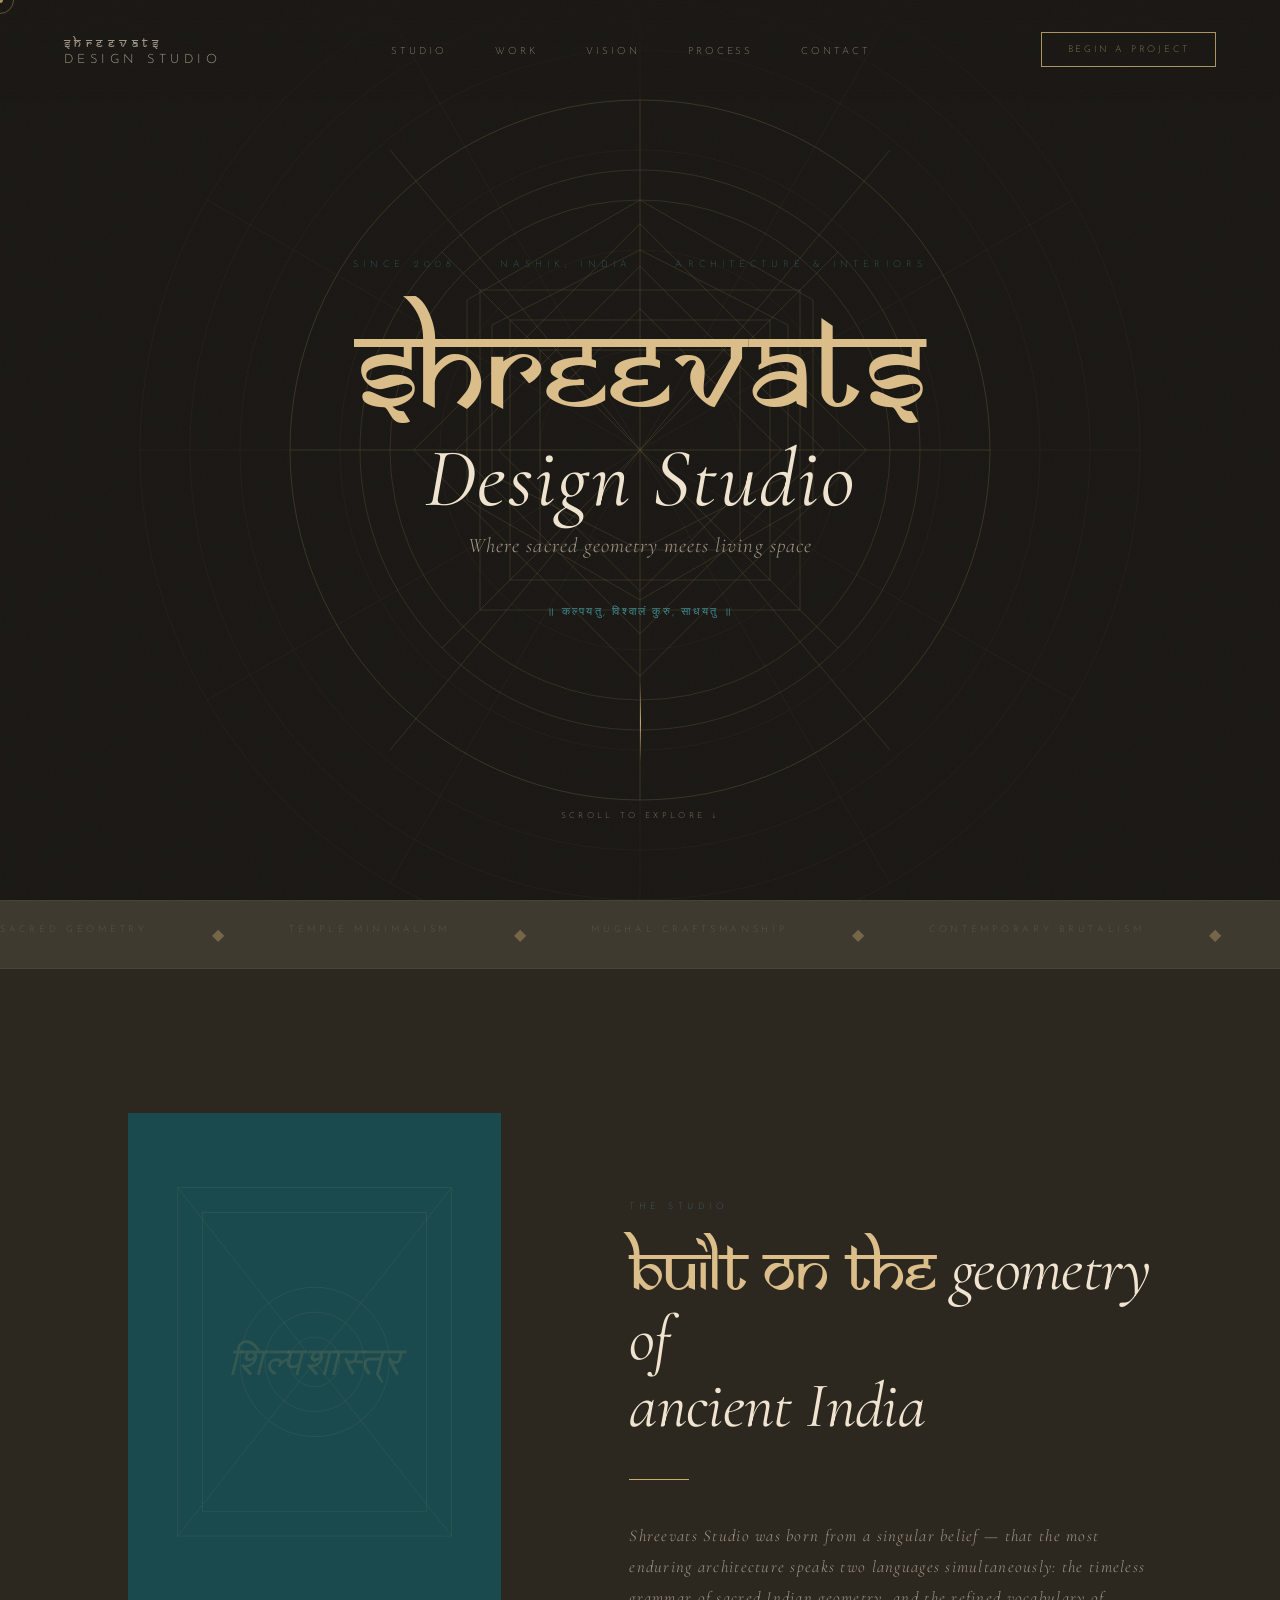
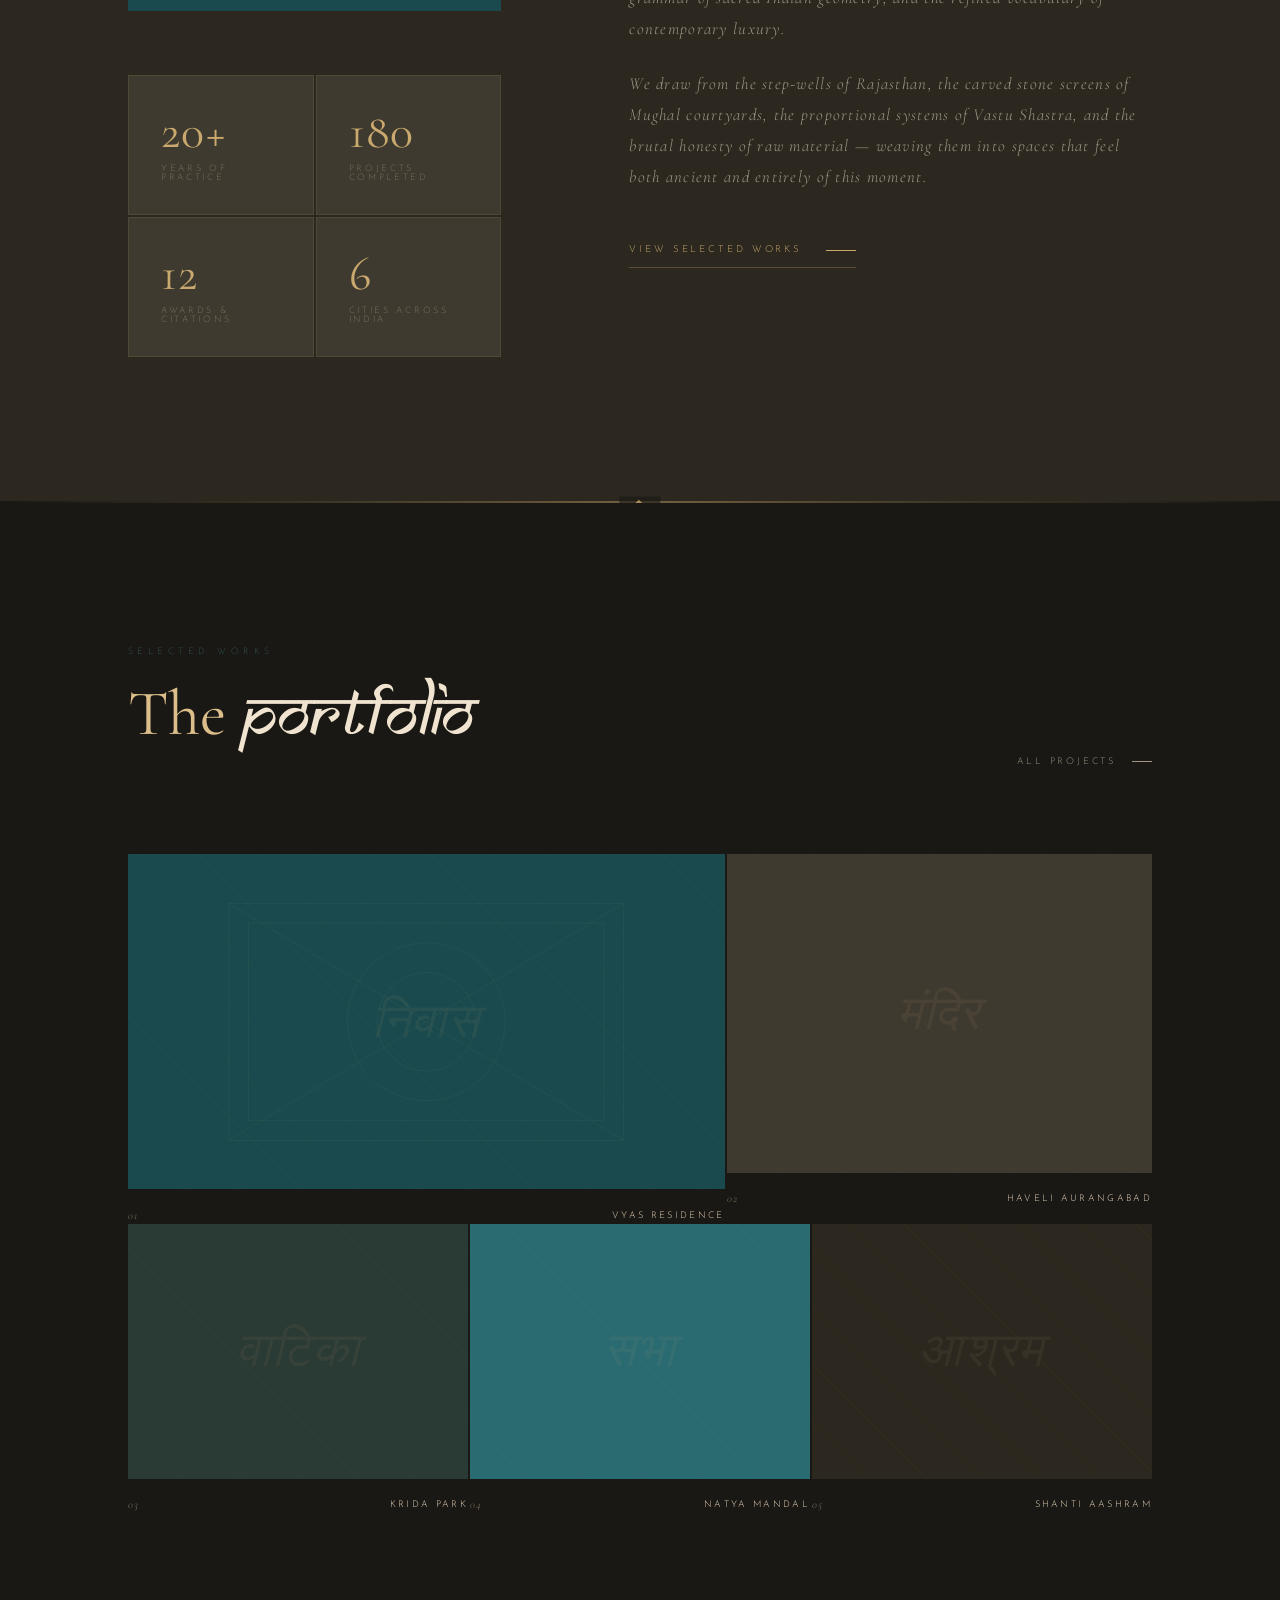
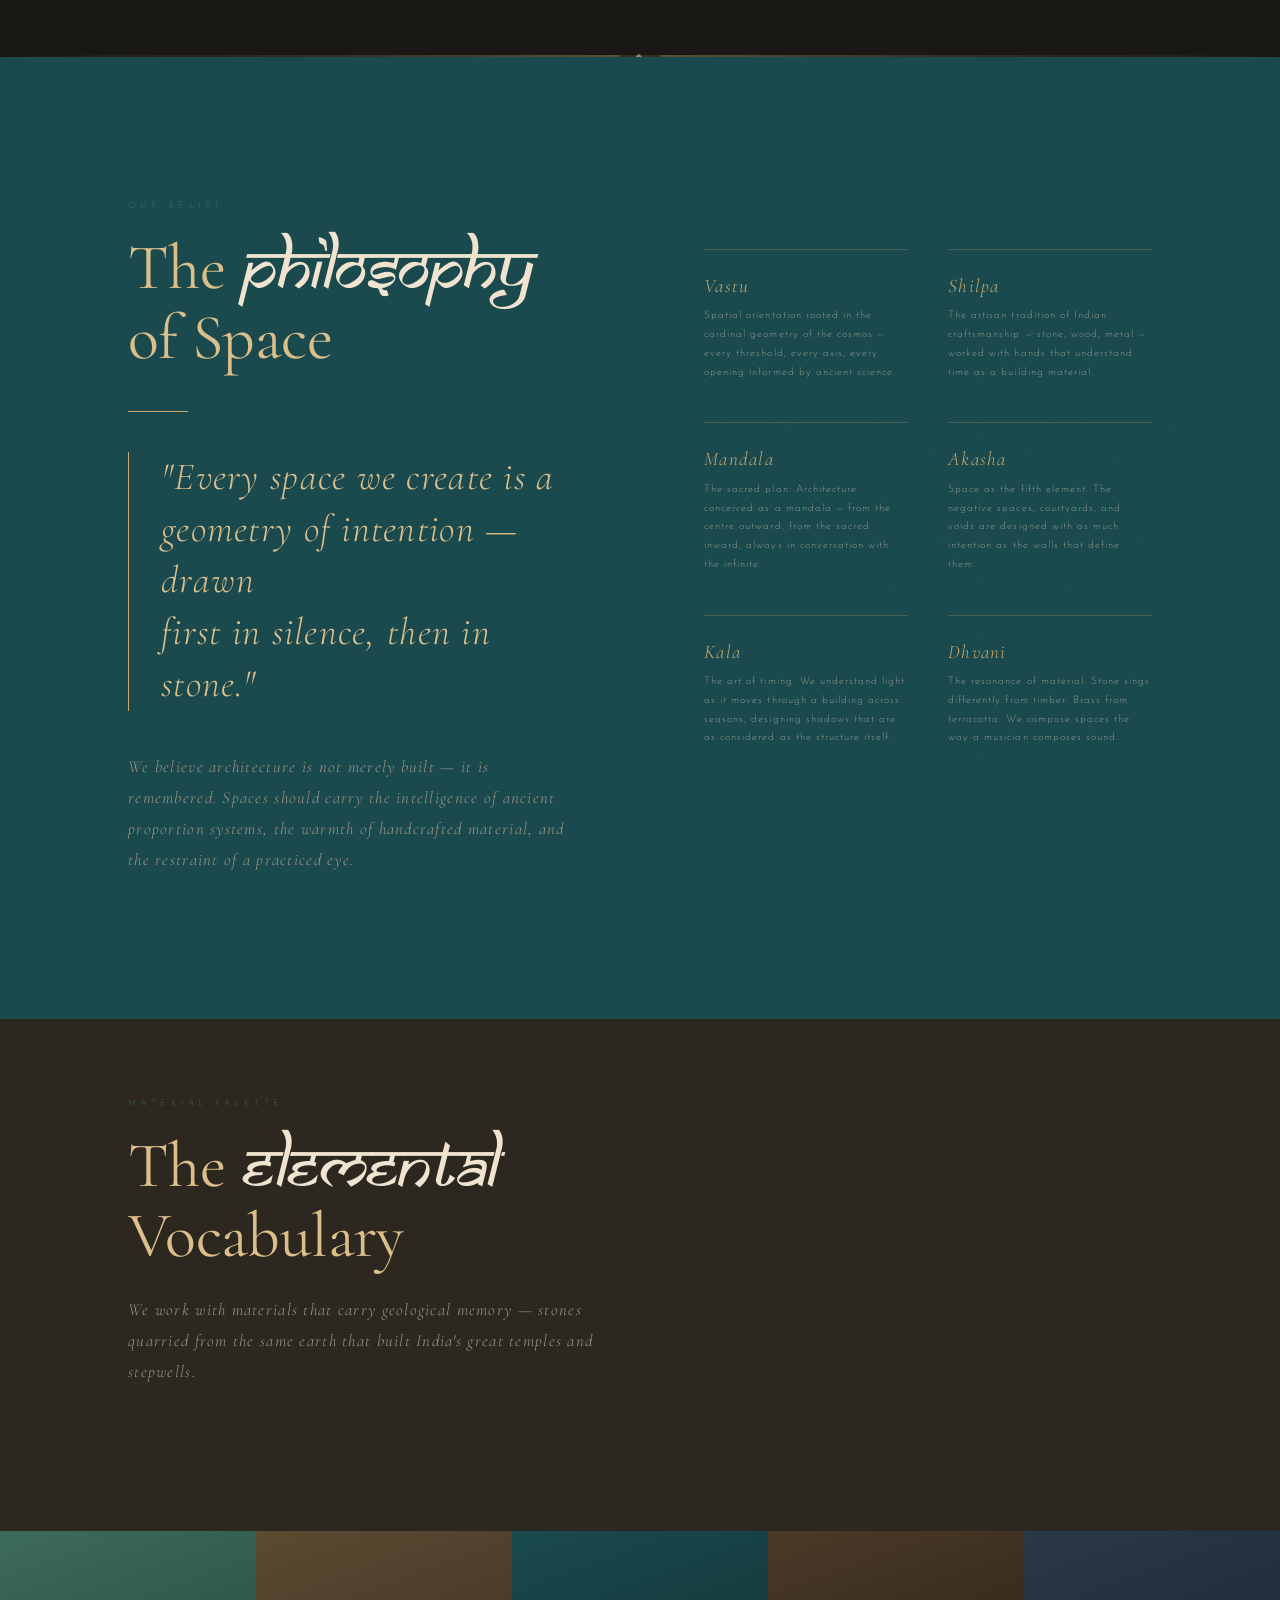
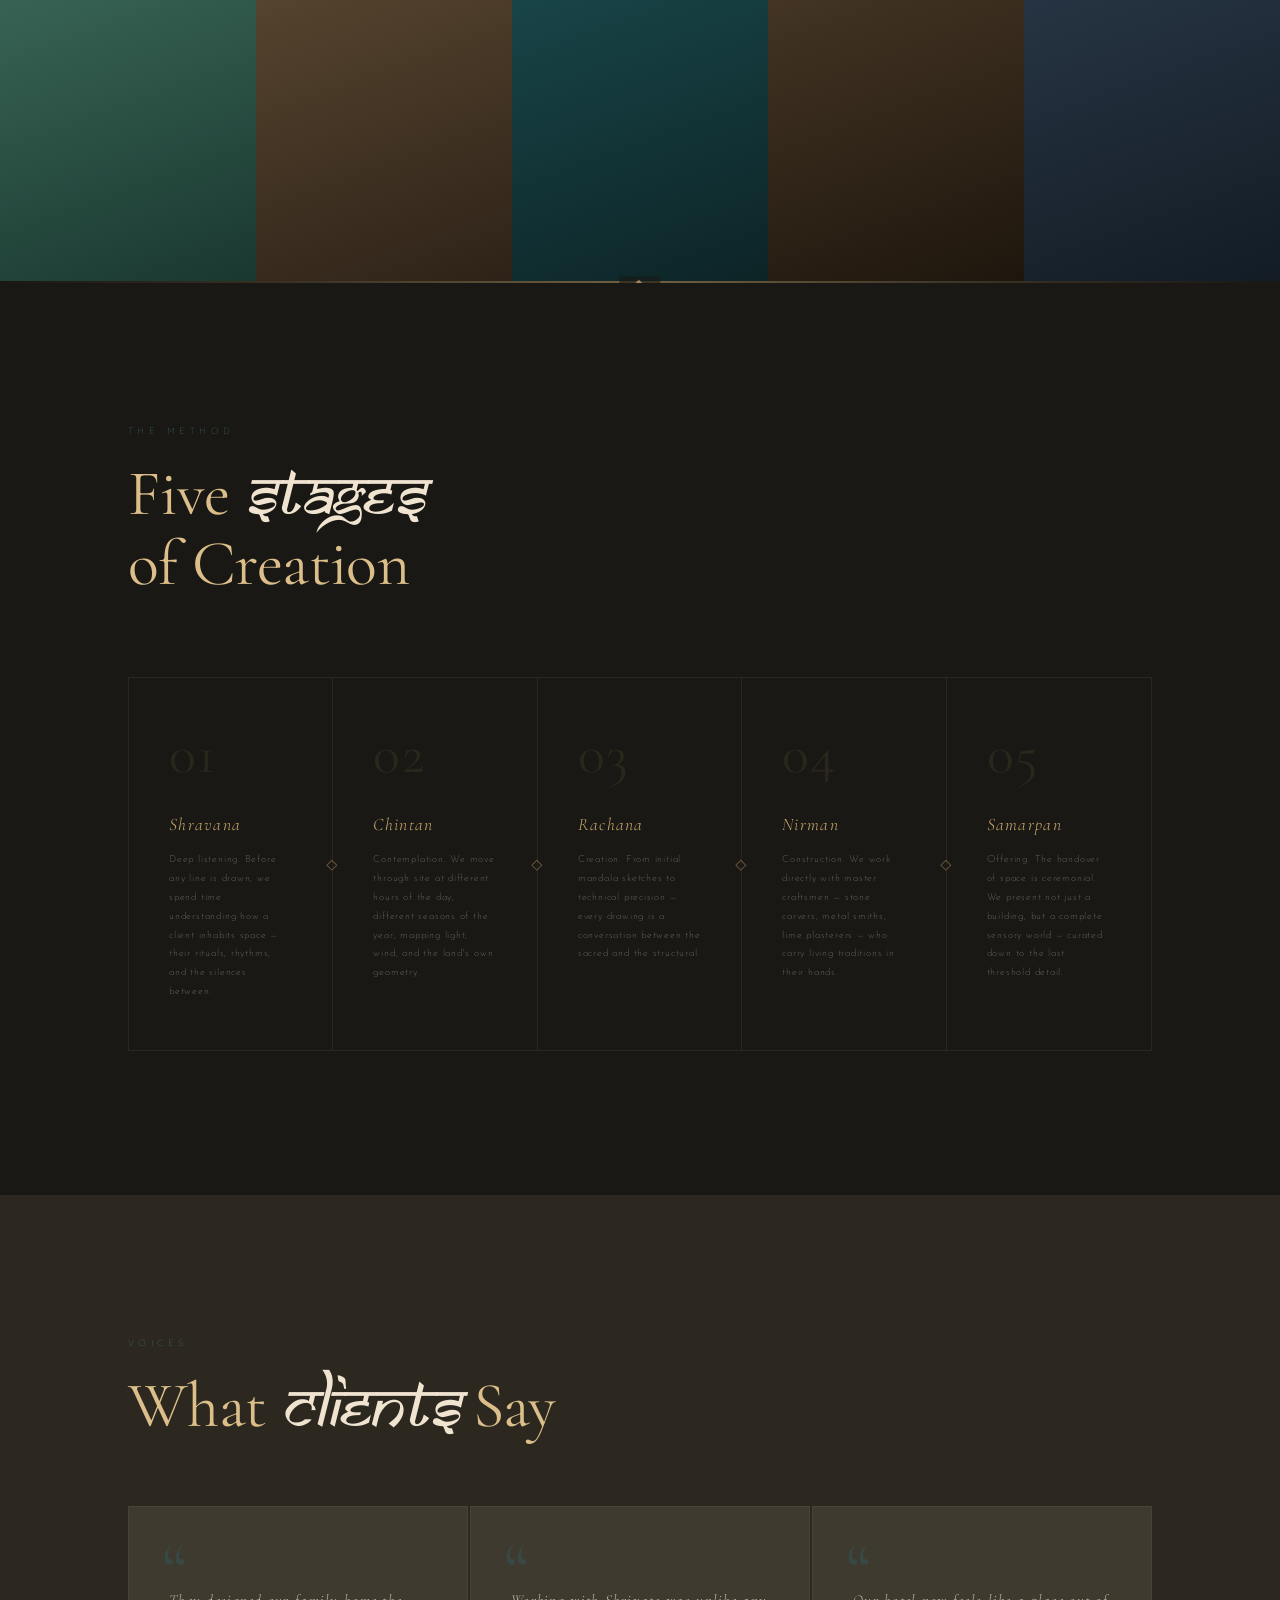
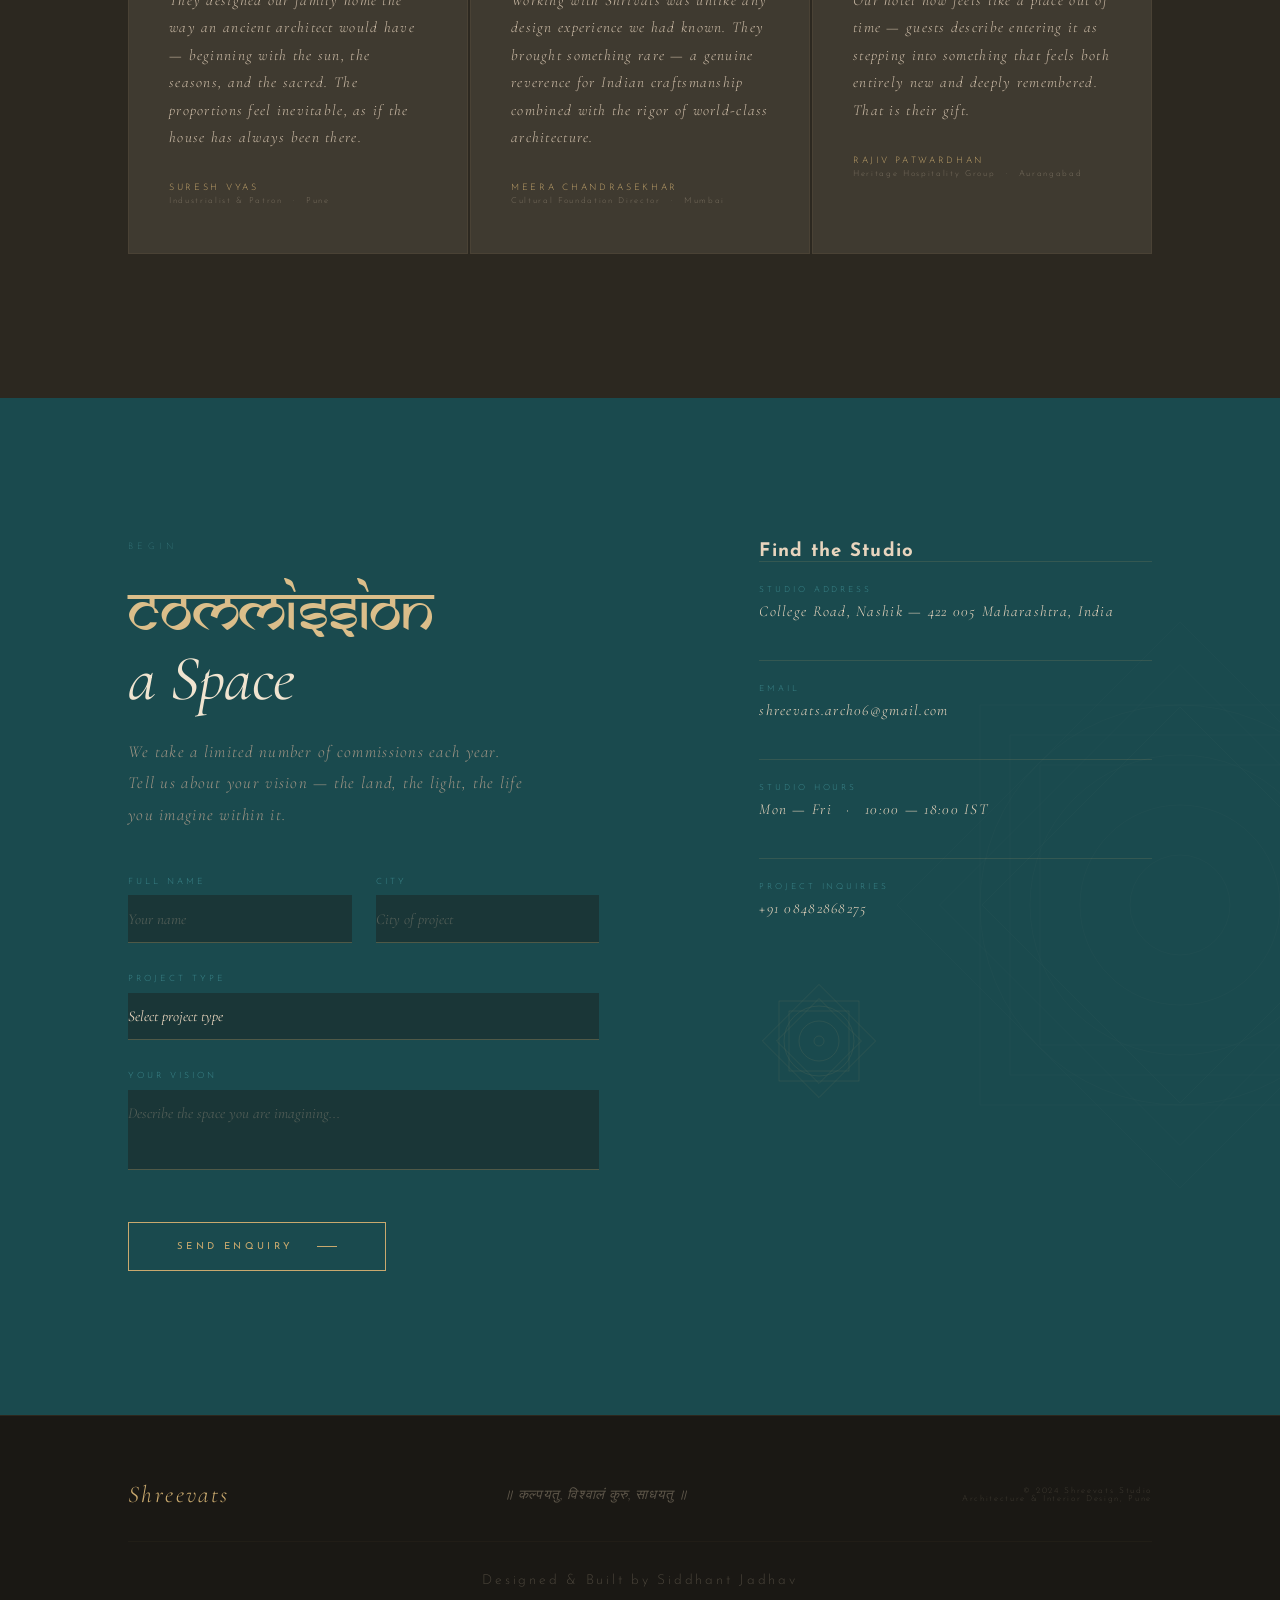
<file: shrivats_studio_1.html>
<!DOCTYPE html>
<html lang="en">
<head>
<meta charset="UTF-8">
<meta name="viewport" content="width=device-width, initial-scale=1.0">
<title>Shreevats Design Studio </title>
<link rel="preconnect" href="https://fonts.googleapis.com">
<link rel="preconnect" href="https://fonts.gstatic.com" crossorigin>
<link href="https://fonts.googleapis.com/css2?family=Cormorant+Garamond:ital,wght@0,300;0,400;0,500;0,600;1,300;1,400&family=IM+Fell+English:ital@0;1&family=Josefin+Sans:wght@100;200;300;400&display=swap" rel="stylesheet">

<style>
  @font-face {
    font-family: 'Samarkan'; /* Give it a name to use later */
    src: url('/samarkan/SAMAN___.TTF') format('truetype');
    /* Use format('woff2') for .woff2 files or format('opentype') for .otf */
}

  :root {
    --teal-deep:    #1a4a4e;
    --teal-mid:     #2a6b72;
    --teal-soft:    #3d8a8f;
    --teal-muted:   #4e9da3;
    --sand:         #d4b896;
    --sand-light:   #e8d5be;
    --sand-pale:    #f0e4d0;
    --gold:         #c9a96e;
    --gold-bright:  #dbbe8a;
    --ivory:        #f5ede0;
    --charcoal:     #1a1814;
    --charcoal-mid: #2c2820;
    --charcoal-soft:#3f3a30;
    --warm-gray:    #7a7060;
    --warm-gray-lt: #a09585;
    --accent-geo:   rgba(201,169,110,0.12);

    --font-display: 'IM Fell English', 'Cormorant Garamond', Georgia, serif;
    --font-head:    'Cormorant Garamond', Georgia, serif;
    --font-body:    'Josefin Sans', 'Trebuchet MS', sans-serif;

    --spacing-xl: 9rem;
    --spacing-lg: 5rem;
    --spacing-md: 2.5rem;
    --spacing-sm: 1.25rem;
  }

  *, *::before, *::after { box-sizing: border-box; margin: 0; padding: 0; }

  html {
    scroll-behavior: smooth;
    font-size: 16px;
  }

  body {
    background: var(--charcoal);
    color: var(--sand-light);
    font-family: var(--font-body);
    font-weight: 300;
    letter-spacing: 0.08em;
    overflow-x: hidden;
    cursor: none;
  }

  ::selection { background: var(--teal-mid); color: var(--ivory); }

  /* ── SCROLLBAR ── */
  ::-webkit-scrollbar { width: 3px; }
  ::-webkit-scrollbar-track { background: var(--charcoal); }
  ::-webkit-scrollbar-thumb { background: var(--gold); }

  /* ── NOISE TEXTURE OVERLAY ── */
  body::before {
    content: '';
    position: fixed; inset: 0; z-index: 9999;
    pointer-events: none;
    opacity: 0.025;
    background-image: url("data:image/svg+xml,%3Csvg viewBox='0 0 256 256' xmlns='http://www.w3.org/2000/svg'%3E%3Cfilter id='n'%3E%3CfeTurbulence type='fractalNoise' baseFrequency='0.9' numOctaves='4' stitchTiles='stitch'/%3E%3C/filter%3E%3Crect width='100%25' height='100%25' filter='url(%23n)' opacity='1'/%3E%3C/svg%3E");
    background-size: 256px 256px;
  }

  /* ── SACRED GEOMETRY BACKGROUND ── */
  .geo-bg {
    position: absolute; inset: 0;
    pointer-events: none;
    overflow: hidden;
    opacity: 0.07;
  }

  /* ── NAVIGATION ── */
  nav {
    position: fixed; top: 0; left: 0; right: 0; z-index: 1000;
    padding: 2rem 4rem;
    display: flex; align-items: center; justify-content: space-between;
    mix-blend-mode: normal;
    background: linear-gradient(to bottom, rgba(26,24,20,0.95) 0%, transparent 100%);
  }

  .nav-logo {
    font-family: var(--font-display);
    font-size: 2rem;
    font-style: italic;
    color: var(--gold);
    letter-spacing: 0.15em;
    text-decoration: none;
  }

  .nav-logo span {
    display: block;
    font-family: var(--font-body);
    font-size: 0.8rem;
    font-style: normal;
    letter-spacing: 0.35em;
    color: var(--warm-gray-lt);
    margin-top: 2px;
    text-transform: uppercase;
  }

  .nav-links {
    display: flex; gap: 3rem; list-style: none;
  }

  .nav-links a {
    font-family: var(--font-body);
    font-size: 0.62rem;
    font-weight: 200;
    letter-spacing: 0.3em;
    text-transform: uppercase;
    color: var(--sand-light);
    text-decoration: none;
    transition: color 0.4s;
    opacity: 0.7;
  }

  .nav-links a:hover { color: var(--gold); opacity: 1; }

  .nav-cta {
    font-family: var(--font-body);
    font-size: 0.58rem;
    font-weight: 200;
    letter-spacing: 0.3em;
    text-transform: uppercase;
    color: var(--gold);
    border: 0.5px solid var(--gold);
    padding: 0.75rem 1.6rem;
    text-decoration: none;
    transition: all 0.4s;
    opacity: 0.85;
  }

  .nav-cta:hover {
    background: var(--gold);
    color: var(--charcoal);
    opacity: 1;
  }

  /* ── HERO ── */
  #hero {
    position: relative;
    min-height: 100vh;
    top: 0;
    display: flex; align-items: center; justify-content: center;
    overflow: hidden;
    background: var(--charcoal);
  }

  .hero-inner {
    position: relative; z-index: 2;
    text-align: center;
    margin-top: 20vh;
    padding: 0 2rem;
  }

  .hero-eyebrow {
    font-family: var(--font-body);
    font-size: 0.58rem;
    font-weight: 100;
    letter-spacing: 0.55em;
    text-transform: uppercase;
    color: var(--teal-muted);
    margin-bottom: 2.5rem;
    opacity: 0;
    animation: fadeUp 1.2s 0.3s forwards;
  }

  .hero-title {
    font-family: var(--font-display);
    font-size: clamp(4.5rem, 10vw, 9rem);
    font-weight: 400;
    line-height: 0.9;
    color: var(--gold-bright);
    letter-spacing: -0.01em;
    margin-bottom: 1rem;
    opacity: 0;
    animation: fadeUp 1.4s 0.5s forwards;
  }

  .hero-title em {
    font-style: italic;
    color: var(--sand-pale);
    display: block;
    font-size: 0.65em;
    letter-spacing: 0.02em;
    margin-top: 0.15em;
  }

  .hero-sub {
    font-family: var(--font-head);
    font-size: clamp(0.9rem, 2vw, 1.3rem);
    font-style: italic;
    color: var(--warm-gray-lt);
    letter-spacing: 0.05em;
    margin-bottom: 1rem;
    opacity: 0;
    animation: fadeUp 1.4s 0.8s forwards;
  }

  .hero-mantra {
    font-family: var(--font-body);
    font-size: 0.7rem;
    letter-spacing: 0.2em;
    color: var(--teal-soft);
    margin: 3rem 0 4rem;
    opacity: 0;
    animation: fadeUp 1.2s 1.1s forwards;
  }

  .hero-divider {
    width: 1px;
    height: 80px;
    background: linear-gradient(to bottom, transparent, var(--gold), transparent);
    margin: 0 auto 3rem;
    opacity: 0;
    animation: fadeIn 1.5s 1.4s forwards;
  }

  .hero-scroll {
    font-family: var(--font-body);
    font-size: 0.52rem;
    letter-spacing: 0.4em;
    text-transform: uppercase;
    color: var(--warm-gray);
    opacity: 0;
    animation: fadeIn 1.2s 1.8s forwards;
  }

  /* Hero sacred geometry */
  .hero-geo {
    position: absolute; inset: 0;
    display: flex; align-items: center; justify-content: center;
    opacity: 0.3;
    animation: slowSpin 90s linear infinite;
  }

  .hero-geo-2 {
    position: absolute; inset: 0;
    display: flex; align-items: center; justify-content: center;
    opacity: 0.09;
    animation: slowSpin 120s linear infinite reverse;
  }

  /* ── SECTION BASE ── */
  section {
    position: relative;
    overflow: hidden;
  }

  .section-pad {
    padding: var(--spacing-xl) 8rem;
  }

  .section-pad-sm {
    padding: var(--spacing-lg) 8rem;
  }

  .eyebrow {
    font-family: var(--font-body);
    font-size: 0.56rem;
    font-weight: 100;
    letter-spacing: 0.5em;
    text-transform: uppercase;
    color: var(--teal-muted);
    margin-bottom: 1.5rem;
  }

  .section-title {
    font-family: var(--font-display);
    font-size: clamp(2.8rem, 5vw, 5.5rem);
    font-weight: 400;
    line-height: 1.05;
    color: var(--gold-bright);
    letter-spacing: -0.01em;
    margin-bottom: 1.5rem;
  }

  .section-title em {
    font-style: italic;
    color: var(--sand-pale);
  }

  .body-text {
    font-family: var(--font-head);
    font-size: 1.05rem;
    font-style: italic;
    line-height: 1.85;
    color: var(--warm-gray-lt);
    font-weight: 300;
  }

  .gold-rule {
    width: 60px;
    height: 0.5px;
    background: var(--gold);
    margin: 2.5rem 0;
    opacity: 0.6;
  }

  /* ── ABOUT ── */
  #about {
    background: var(--charcoal-mid);
  }

  .about-grid {
    display: grid;
    grid-template-columns: 1fr 1.4fr;
    gap: 8rem;
    align-items: center;
  }

  .about-image-wrap {
    position: relative;
  }

  .about-image-placeholder {
    width: 100%;
    aspect-ratio: 3/4;
    background: var(--teal-deep);
    position: relative;
    overflow: hidden;
  }

  .about-image-placeholder::after {
    content: 'शिल्पशास्त्र';
    position: absolute;
    inset: 0;
    display: flex;
    align-items: center;
    justify-content: center;
    font-family: var(--font-display);
    font-size: 2.5rem;
    color: rgba(201,169,110,0.15);
    font-style: italic;
  }

  .about-stats {
    display: grid;
    grid-template-columns: 1fr 1fr;
    gap: 2px;
    margin-top: 4rem;
  }

  .stat-box {
    background: var(--charcoal-soft);
    padding: 2rem;
    border: 0.5px solid rgba(201,169,110,0.12);
  }

  .stat-number {
    font-family: var(--font-display);
    font-size: 3rem;
    color: var(--gold);
    line-height: 1;
    font-weight: 400;
  }

  .stat-label {
    font-family: var(--font-body);
    font-size: 0.56rem;
    letter-spacing: 0.3em;
    text-transform: uppercase;
    color: var(--warm-gray);
    margin-top: 0.5rem;
  }

  /* ── PROJECTS ── */
  #projects {
    background: var(--charcoal);
  }

  .projects-header {
    display: flex; align-items: flex-end; justify-content: space-between;
    margin-bottom: 5rem;
  }

  .projects-grid {
    display: grid;
    grid-template-columns: repeat(12, 1fr);
    grid-template-rows: auto;
    gap: 2px;
  }

  .project-card {
    position: relative;
    overflow: hidden;
    cursor: pointer;
  }

  .project-card:nth-child(1) { grid-column: 1 / 8; grid-row: 1; }
  .project-card:nth-child(2) { grid-column: 8 / 13; grid-row: 1; }
  .project-card:nth-child(3) { grid-column: 1 / 5; grid-row: 2; }
  .project-card:nth-child(4) { grid-column: 5 / 9; grid-row: 2; }
  .project-card:nth-child(5) { grid-column: 9 / 13; grid-row: 2; }

  .project-image {
    width: 100%;
    aspect-ratio: 4/3;
    background: var(--teal-deep);
    position: relative;
    overflow: hidden;
    transition: transform 0.8s cubic-bezier(0.16, 1, 0.3, 1);
  }

  .project-card:nth-child(1) .project-image { aspect-ratio: 16/9; }

  .project-image-inner {
    position: absolute; inset: 0;
    background: var(--teal-deep);
    display: flex; align-items: center; justify-content: center;
    transition: transform 0.8s cubic-bezier(0.16, 1, 0.3, 1);
  }

  /* Project color variations */
  .project-card:nth-child(2) .project-image-inner { background: var(--charcoal-soft); }
  .project-card:nth-child(3) .project-image-inner { background: #2a3a35; }
  .project-card:nth-child(4) .project-image-inner { background: var(--teal-mid); }
  .project-card:nth-child(5) .project-image-inner { background: var(--charcoal-mid); }

  .project-image-inner::before {
    content: '';
    position: absolute; inset: 0;
    background: repeating-linear-gradient(
      45deg,
      transparent,
      transparent 40px,
      rgba(201,169,110,0.03) 40px,
      rgba(201,169,110,0.03) 41px
    );
  }

  .project-geo-label {
    font-family: var(--font-display);
    font-size: 3rem;
    color: rgba(201,169,110,0.08);
    font-style: italic;
  }

  .project-overlay {
    position: absolute; inset: 0;
    background: linear-gradient(to top, rgba(26,24,20,0.92) 0%, transparent 60%);
    padding: 1.5rem;
    display: flex; flex-direction: column; justify-content: flex-end;
    opacity: 0;
    transition: opacity 0.5s;
  }

  .project-card:hover .project-overlay { opacity: 1; }
  .project-card:hover .project-image-inner { transform: scale(1.04); }

  .project-info { position: relative; z-index: 1; }

  .project-type {
    font-family: var(--font-body);
    font-size: 0.52rem;
    letter-spacing: 0.35em;
    text-transform: uppercase;
    color: var(--teal-soft);
    margin-bottom: 0.4rem;
  }

  .project-name {
    font-family: var(--font-display);
    font-size: 1.5rem;
    font-weight: 400;
    color: var(--sand-pale);
    font-style: italic;
    line-height: 1.1;
  }

  .project-meta {
    font-family: var(--font-body);
    font-size: 0.56rem;
    letter-spacing: 0.2em;
    color: var(--warm-gray-lt);
    margin-top: 0.3rem;
  }

  /* Project base info (always visible) */
  .project-base {
    padding: 1.2rem 0 0;
    display: flex; align-items: center; justify-content: space-between;
  }

  .project-index {
    font-family: var(--font-display);
    font-size: 0.7rem;
    font-style: italic;
    color: var(--warm-gray);
  }

  .project-title-base {
    font-family: var(--font-body);
    font-size: 0.58rem;
    letter-spacing: 0.25em;
    text-transform: uppercase;
    color: var(--sand-light);
  }

  /* ── PHILOSOPHY ── */
  #philosophy {
    background: var(--teal-deep);
    position: relative;
  }

  .philosophy-inner {
    display: grid;
    grid-template-columns: 1fr 1fr;
    gap: 8rem;
    align-items: start;
  }

  .philosophy-quote {
    font-family: var(--font-display);
    font-size: clamp(1.6rem, 3vw, 2.8rem);
    font-style: italic;
    font-weight: 300;
    color: var(--gold-bright);
    line-height: 1.35;
    padding-left: 2rem;
    border-left: 0.5px solid var(--gold);
  }

  .philosophy-pillars {
    display: grid;
    grid-template-columns: 1fr 1fr;
    gap: 2.5rem;
    margin-top: 3rem;
  }

  .pillar {
    border-top: 0.5px solid rgba(201,169,110,0.25);
    padding-top: 1.5rem;
  }

  .pillar-name {
    font-family: var(--font-display);
    font-size: 1.2rem;
    font-style: italic;
    color: var(--gold);
    margin-bottom: 0.6rem;
  }

  .pillar-desc {
    font-family: var(--font-body);
    font-size: 0.65rem;
    font-weight: 200;
    letter-spacing: 0.1em;
    color: var(--sand-light);
    line-height: 1.8;
    opacity: 0.75;
  }

  /* ── MATERIALS ── */
  #materials {
    background: var(--charcoal-mid);
  }

  .materials-strip {
    display: flex;
    height: 350px;
    margin-top: 4rem;
  }

  .material-swatch {
    flex: 1;
    position: relative;
    overflow: hidden;
    cursor: pointer;
    transition: flex 0.6s cubic-bezier(0.16, 1, 0.3, 1);
  }

  .material-swatch:hover { flex: 2.5; }

  .swatch-bg {
    position: absolute; inset: 0;
    transition: transform 0.6s;
  }

  .swatch-1 { background: linear-gradient(160deg, #3d6b5a 0%, #1a3830 100%); }
  .swatch-2 { background: linear-gradient(160deg, #5c4a32 0%, #2e2218 100%); }
  .swatch-3 { background: linear-gradient(160deg, #1a4a4e 0%, #0d2426 100%); }
  .swatch-4 { background: linear-gradient(160deg, #4a3a28 0%, #1e160d 100%); }
  .swatch-5 { background: linear-gradient(160deg, #2a3848 0%, #131c25 100%); }

  .swatch-label {
    position: absolute;
    bottom: 2rem; left: 1.5rem;
    opacity: 0;
    transition: opacity 0.4s 0.1s;
  }

  .material-swatch:hover .swatch-label { opacity: 1; }

  .swatch-name {
    font-family: var(--font-display);
    font-size: 1.2rem;
    font-style: italic;
    color: var(--gold-bright);
    display: block;
  }

  .swatch-origin {
    font-family: var(--font-body);
    font-size: 0.52rem;
    letter-spacing: 0.3em;
    text-transform: uppercase;
    color: var(--teal-soft);
    margin-top: 0.3rem;
    display: block;
  }

  /* ── PROCESS ── */
  #process {
    background: var(--charcoal);
  }

  .process-steps {
    display: grid;
    grid-template-columns: repeat(5, 1fr);
    gap: 0;
    margin-top: 5rem;
    border: 0.5px solid rgba(201,169,110,0.1);
  }

  .process-step {
    padding: 3rem 2.5rem;
    border-right: 0.5px solid rgba(201,169,110,0.1);
    position: relative;
    transition: background 0.4s;
  }

  .process-step:last-child { border-right: none; }
  .process-step:hover { background: rgba(201,169,110,0.04); }

  .step-number {
    font-family: var(--font-display);
    font-size: 3.5rem;
    color: rgba(201,169,110,0.1);
    line-height: 1;
    font-weight: 400;
    margin-bottom: 2rem;
  }

  .step-title {
    font-family: var(--font-display);
    font-size: 1.1rem;
    font-style: italic;
    color: var(--gold);
    margin-bottom: 1rem;
  }

  .step-desc {
    font-family: var(--font-body);
    font-size: 0.62rem;
    font-weight: 200;
    letter-spacing: 0.08em;
    line-height: 1.9;
    color: var(--warm-gray-lt);
    opacity: 0.75;
  }

  .step-connector {
    position: absolute;
    top: 50%;
    right: -1px;
    width: 8px;
    height: 8px;
    border: 0.5px solid var(--gold);
    transform: rotate(45deg) translateY(-50%);
    background: var(--charcoal);
    opacity: 0.4;
  }

  /* ── TESTIMONIALS ── */
  #testimonials {
    background: var(--charcoal-mid);
  }

  .testimonials-grid {
    display: grid;
    grid-template-columns: 1fr 1fr 1fr;
    gap: 2px;
    margin-top: 4rem;
  }

  .testimonial {
    background: var(--charcoal-soft);
    padding: 3rem 2.5rem;
    border: 0.5px solid rgba(201,169,110,0.08);
    position: relative;
    transition: border-color 0.4s;
  }

  .testimonial:hover {
    border-color: rgba(201,169,110,0.25);
  }

  .testimonial::before {
    content: '\201C';
    position: absolute;
    top: 1.5rem; left: 2rem;
    font-family: var(--font-display);
    font-size: 5rem;
    color: var(--teal-mid);
    line-height: 1;
    opacity: 0.3;
  }

  .testimonial-text {
    font-family: var(--font-head);
    font-size: 0.95rem;
    font-style: italic;
    line-height: 1.8;
    color: var(--sand-light);
    margin-bottom: 2rem;
    margin-top: 2rem;
    opacity: 0.85;
  }

  .testimonial-author {
    font-family: var(--font-body);
    font-size: 0.56rem;
    letter-spacing: 0.3em;
    text-transform: uppercase;
    color: var(--gold);
  }

  .testimonial-role {
    font-family: var(--font-body);
    font-size: 0.52rem;
    letter-spacing: 0.2em;
    color: var(--warm-gray);
    margin-top: 0.3rem;
  }

  /* ── CONTACT ── */
  #contact {
    background: var(--teal-deep);
    position: relative;
    overflow: hidden;
  }

  .contact-inner {
    display: grid;
    grid-template-columns: 1.2fr 1fr;
    gap: 10rem;
    align-items: start;
  }

  .contact-form {
    margin-top: 3rem;
  }

  .form-row {
    display: grid;
    grid-template-columns: 1fr 1fr;
    gap: 1.5rem;
  }

  .form-field {
    margin-bottom: 2rem;
  }

  .form-label {
    display: block;
    font-family: var(--font-body);
    font-size: 0.54rem;
    letter-spacing: 0.35em;
    text-transform: uppercase;
    color: var(--teal-soft);
    margin-bottom: 0.6rem;
  }

  .form-input,
  .form-select,
  .form-textarea {
    width: 100%;
    background: rgba(26,24,20,0.4);
    border: none;
    border-bottom: 0.5px solid rgba(201,169,110,0.3);
    padding: 0.9rem 0;
    color: var(--sand-light);
    font-family: var(--font-head);
    font-size: 0.95rem;
    font-style: italic;
    outline: none;
    transition: border-color 0.3s;
    appearance: none;
    -webkit-appearance: none;
  }

  .form-input:focus,
  .form-select:focus,
  .form-textarea:focus {
    border-color: var(--gold);
  }

  .form-textarea {
    resize: none;
    height: 80px;
  }

  .form-input::placeholder,
  .form-textarea::placeholder {
    color: rgba(160,149,133,0.4);
  }

  .btn-submit {
    display: inline-flex;
    align-items: center;
    gap: 1.5rem;
    background: transparent;
    border: 0.5px solid var(--gold);
    padding: 1.2rem 3rem;
    color: var(--gold);
    font-family: var(--font-body);
    font-size: 0.6rem;
    letter-spacing: 0.35em;
    text-transform: uppercase;
    cursor: pointer;
    transition: all 0.4s;
    margin-top: 1rem;
  }

  .btn-submit:hover {
    background: var(--gold);
    color: var(--charcoal);
  }

  .btn-submit .arrow {
    width: 20px;
    height: 0.5px;
    background: currentColor;
    position: relative;
    transition: width 0.3s;
  }

  .btn-submit:hover .arrow { width: 30px; }

  .contact-info h3 {
    font-family: var(--font-display);
    font-size: 2rem;
    font-style: italic;
    color: var(--gold);
    margin-bottom: 3rem;
    font-weight: 400;
  }

  .contact-detail {
    margin-bottom: 2.5rem;
    border-top: 0.5px solid rgba(201,169,110,0.15);
    padding-top: 1.5rem;
  }

  .contact-detail-label {
    font-family: var(--font-body);
    font-size: 0.52rem;
    letter-spacing: 0.35em;
    text-transform: uppercase;
    color: var(--teal-soft);
    margin-bottom: 0.5rem;
  }

  .contact-detail-value {
    font-family: var(--font-head);
    font-size: 0.95rem;
    font-style: italic;
    color: var(--sand-light);
  }

  /* ── FOOTER ── */
  footer {
    background: var(--charcoal);
    padding: 4rem 8rem;
    border-top: 0.5px solid rgba(201,169,110,0.1);
  }

  .footer-inner {
    display: flex;
    align-items: center;
    justify-content: space-between;
  }

  .footer-logo {
    font-family: var(--font-display);
    font-size: 1.5rem;
    font-style: italic;
    color: var(--gold);
    letter-spacing: 0.1em;
  }

  .footer-mantra {
    font-family: var(--font-head);
    font-size: 0.85rem;
    font-style: italic;
    color: var(--warm-gray);
    opacity: 0.7;
    letter-spacing: 0.05em;
  }

  .footer-copy {
    font-family: var(--font-body);
    font-size: 0.52rem;
    letter-spacing: 0.2em;
    color: var(--warm-gray);
    opacity: 0.4;
    text-align: right;
  }

  /* ── SECTION DIVIDER ── */
  .geo-divider {
    width: 100%;
    height: 2px;
    background: linear-gradient(to right, transparent, rgba(201,169,110,0.2), rgba(201,169,110,0.5), rgba(201,169,110,0.2), transparent);
    position: relative;
  }

  .geo-divider::after {
    content: '◆';
    position: absolute;
    left: 50%;
    top: 50%;
    transform: translate(-50%, -50%);
    color: var(--gold);
    font-size: 0.6rem;
    background: var(--charcoal);
    padding: 0 1rem;
    opacity: 0.6;
  }
.samarkan{
  font-family: "samarkan";
}
.web-developer {
  width: 100%;
  text-align: center;
  font-family: var(--font-body);
  font-size: 0.86rem;
  letter-spacing: 0.2em;
  color: var(--warm-gray);
  opacity: 0.5;
  margin-top: 2rem;
  padding-top: 2rem;
  border-top: 0.5px solid rgba(201, 169, 110, 0.08);
}

  /* ── ANIMATIONS ── */
  @keyframes fadeUp {
    from { opacity: 0; transform: translateY(30px); }
    to   { opacity: 1; transform: translateY(0); }
  }

  @keyframes fadeIn {
    from { opacity: 0; }
    to   { opacity: 1; }
  }

  @keyframes slowSpin {
    from { transform: rotate(0deg); }
    to   { transform: rotate(360deg); }
  }

  /* ── REVEAL ANIMATIONS ── */
  .reveal {
    opacity: 0;
    transform: translateY(40px);
    transition: opacity 0.9s ease, transform 0.9s cubic-bezier(0.16, 1, 0.3, 1);
  }

  .reveal.visible {
    opacity: 1;
    transform: translateY(0);
  }

  .reveal-delay-1 { transition-delay: 0.1s; }
  .reveal-delay-2 { transition-delay: 0.2s; }
  .reveal-delay-3 { transition-delay: 0.35s; }
  .reveal-delay-4 { transition-delay: 0.5s; }

  /* ── HORIZONTAL SCROLL HINT ── */
  .marquee-wrap {
    overflow: hidden;
    border-top: 0.5px solid rgba(201,169,110,0.08);
    border-bottom: 0.5px solid rgba(201,169,110,0.08);
    padding: 1.5rem 0;
    background: var(--charcoal-soft);
  }

  .marquee-inner {
    display: flex;
    gap: 4rem;
    animation: marquee 30s linear infinite;
    white-space: nowrap;
  }

  .marquee-item {
    font-family: var(--font-body);
    font-size: 0.58rem;
    letter-spacing: 0.4em;
    text-transform: uppercase;
    color: var(--warm-gray);
    opacity: 0.5;
  }

  .marquee-dot {
    color: var(--gold);
    opacity: 0.4;
  }

  @keyframes marquee {
    from { transform: translateX(0); }
    to   { transform: translateX(-50%); }
  }

  /* ── CURSOR DETAIL ── */
  .cursor-dot {
    width: 6px; height: 6px;
    background: var(--gold);
    border-radius: 50%;
    position: fixed;
    pointer-events: none;
    z-index: 10000;
    mix-blend-mode: difference;
    transform: translate(-50%, -50%);
    transition: transform 0.1s;
  }

  .cursor-ring {
    width: 28px; height: 28px;
    border: 0.5px solid var(--gold);
    border-radius: 50%;
    position: fixed;
    pointer-events: none;
    z-index: 10000;
    transform: translate(-50%, -50%);
    transition: transform 0.35s cubic-bezier(0.16,1,0.3,1), width 0.3s, height 0.3s;
    opacity: 0.4;
  }

  .cursor-ring.hovering {
    width: 48px;
    height: 48px;
    border-color: var(--teal-soft);
  }
</style>
</head>
<body>

<!-- Custom Cursor -->
<div class="cursor-dot" id="cursorDot"></div>
<div class="cursor-ring" id="cursorRing"></div>

<!-- ══════════ NAVIGATION ══════════ -->
<nav>
  <a href="#" class="nav-logo">
    <span class="samarkan" style="font-family: samarkan;">Shreevats</span>
    <span>Design Studio</span>
  </a>
  <ul class="nav-links">
    <li><a href="#about">Studio</a></li>
    <li><a href="#projects">Work</a></li>
    <li><a href="#philosophy">Vision</a></li>
    <li><a href="#process">Process</a></li>
    <li><a href="#contact">Contact</a></li>
  </ul>
  <a href="#contact" class="nav-cta">Begin a Project</a>
</nav>

<!-- ══════════ HERO ══════════ -->
<section id="hero">

  <!-- Sacred geometry background layers -->
  <div class="hero-geo">
    <svg width="900" height="900" viewBox="0 0 900 900" xmlns="http://www.w3.org/2000/svg">
      <g stroke="#c9a96e" stroke-width="0.5" fill="none">
        <!-- Endless knot / Shrivats sacred geometry -->
        <rect x="350" y="350" width="200" height="200" transform="rotate(0 450 450)"/>
        <rect x="350" y="350" width="200" height="200" transform="rotate(45 450 450)"/>
        <rect x="320" y="320" width="260" height="260" transform="rotate(0 450 450)"/>
        <rect x="320" y="320" width="260" height="260" transform="rotate(45 450 450)"/>
        <rect x="290" y="290" width="320" height="320" transform="rotate(0 450 450)"/>
        <rect x="290" y="290" width="320" height="320" transform="rotate(45 450 450)"/>
        <!-- Outer rings -->
        <circle cx="450" cy="450" r="280"/>
        <circle cx="450" cy="450" r="250"/>
        <circle cx="450" cy="450" r="350"/>
        <!-- Radial lines -->
        <line x1="450" y1="100" x2="450" y2="800"/>
        <line x1="100" y1="450" x2="800" y2="450"/>
        <line x1="252" y1="252" x2="648" y2="648"/>
        <line x1="648" y1="252" x2="252" y2="648"/>
        <!-- Diagonal crosses extended -->
        <line x1="200" y1="150" x2="700" y2="750"/>
        <line x1="700" y1="150" x2="200" y2="750"/>
        <!-- Hexagonal overlay -->
        <polygon points="450,200 623,300 623,500 450,600 277,500 277,300"/>
        <polygon points="450,250 598,325 598,475 450,550 302,475 302,325"/>
      </g>
    </svg>
  </div>

  <div class="hero-geo-2">
    <svg width="1200" height="1200" viewBox="0 0 1200 1200" xmlns="http://www.w3.org/2000/svg">
      <g stroke="#c9a96e" stroke-width="0.5" fill="none">
        <circle cx="600" cy="600" r="500"/>
        <circle cx="600" cy="600" r="450"/>
        <circle cx="600" cy="600" r="400"/>
        <circle cx="600" cy="600" r="350"/>
        <circle cx="600" cy="600" r="300"/>
        <circle cx="600" cy="600" r="200"/>
        <circle cx="600" cy="600" r="100"/>
        <!-- 12-point mandala -->
        <g transform="rotate(0 600 600)"><line x1="600" y1="100" x2="600" y2="1100"/></g>
        <g transform="rotate(30 600 600)"><line x1="600" y1="100" x2="600" y2="1100"/></g>
        <g transform="rotate(60 600 600)"><line x1="600" y1="100" x2="600" y2="1100"/></g>
        <g transform="rotate(90 600 600)"><line x1="600" y1="100" x2="600" y2="1100"/></g>
        <g transform="rotate(120 600 600)"><line x1="600" y1="100" x2="600" y2="1100"/></g>
        <g transform="rotate(150 600 600)"><line x1="600" y1="100" x2="600" y2="1100"/></g>
      </g>
    </svg>
  </div>

  <div class="hero-inner">
    <p class="hero-eyebrow">Since 2008 &ensp;·&ensp; Nashik, India &ensp;·&ensp; Architecture &amp; Interiors</p>
    <h1 class="hero-title">
      <span class="samarkan">Shreevats</span>
      <em>Design Studio</em>
    </h1>
    <p class="hero-sub">Where sacred geometry meets living space</p>
    <p class="hero-mantra">॥ कल्पयतु, विश्वालं कुरु, साधयतु ॥</p>
    <div class="hero-divider"></div>
    <p class="hero-scroll">Scroll to explore ↓</p>
  </div>
</section>

<!-- ══════════ MARQUEE ══════════ -->
<div class="marquee-wrap">
  <div class="marquee-inner">
    <span class="marquee-item">Sacred Geometry</span>
    <span class="marquee-dot">◆</span>
    <span class="marquee-item">Temple Minimalism</span>
    <span class="marquee-dot">◆</span>
    <span class="marquee-item">Mughal Craftsmanship</span>
    <span class="marquee-dot">◆</span>
    <span class="marquee-item">Contemporary Brutalism</span>
    <span class="marquee-dot">◆</span>
    <span class="marquee-item">Stepwell Geometry</span>
    <span class="marquee-dot">◆</span>
    <span class="marquee-item">Luxury Interiors</span>
    <span class="marquee-dot">◆</span>
    <span class="marquee-item">Jaipur Heritage</span>
    <span class="marquee-dot">◆</span>
    <span class="marquee-item">Maratha Aesthetics</span>
    <span class="marquee-dot">◆</span>
    <!-- Repeat -->
    <span class="marquee-item">Sacred Geometry</span>
    <span class="marquee-dot">◆</span>
    <span class="marquee-item">Temple Minimalism</span>
    <span class="marquee-dot">◆</span>
    <span class="marquee-item">Mughal Craftsmanship</span>
    <span class="marquee-dot">◆</span>
    <span class="marquee-item">Contemporary Brutalism</span>
    <span class="marquee-dot">◆</span>
    <span class="marquee-item">Stepwell Geometry</span>
    <span class="marquee-dot">◆</span>
    <span class="marquee-item">Luxury Interiors</span>
    <span class="marquee-dot">◆</span>
    <span class="marquee-item">Jaipur Heritage</span>
    <span class="marquee-dot">◆</span>
    <span class="marquee-item">Maratha Aesthetics</span>
    <span class="marquee-dot">◆</span>
  </div>
</div>

<!-- ══════════ ABOUT ══════════ -->
<section id="about">
  <div class="section-pad">
    <div class="about-grid">

      <div class="reveal">
        <div class="about-image-wrap">
          <div class="about-image-placeholder">
            <!-- Geometric overlay on placeholder -->
            <svg style="position:absolute;inset:0;width:100%;height:100%;opacity:0.15" viewBox="0 0 300 400" xmlns="http://www.w3.org/2000/svg">
              <g stroke="#c9a96e" stroke-width="0.5" fill="none">
                <rect x="40" y="60" width="220" height="280" rx="0"/>
                <rect x="60" y="80" width="180" height="240" rx="0"/>
                <line x1="40" y1="60" x2="260" y2="340"/>
                <line x1="260" y1="60" x2="40" y2="340"/>
                <circle cx="150" cy="200" r="60"/>
                <circle cx="150" cy="200" r="40"/>
                <circle cx="150" cy="200" r="20"/>
              </g>
            </svg>
          </div>
          <div class="about-stats">
            <div class="stat-box reveal reveal-delay-1">
              <div class="stat-number">20+</div>
              <div class="stat-label">Years of Practice</div>
            </div>
            <div class="stat-box reveal reveal-delay-2">
              <div class="stat-number">180</div>
              <div class="stat-label">Projects Completed</div>
            </div>
            <div class="stat-box reveal reveal-delay-3">
              <div class="stat-number">12</div>
              <div class="stat-label">Awards &amp; Citations</div>
            </div>
            <div class="stat-box reveal reveal-delay-4">
              <div class="stat-number">6</div>
              <div class="stat-label">Cities Across India</div>
            </div>
          </div>
        </div>
      </div>

      <div>
        <p class="eyebrow reveal">The Studio</p>
        <h2 class="section-title reveal reveal-delay-1">
          <span class="samarkan">Built on the</span> <em>geometry of<br>ancient India</em>
        </h2>
        <div class="gold-rule reveal reveal-delay-2"></div>
        <p class="body-text reveal reveal-delay-2">
          Shreevats Studio was born from a singular belief — that the most enduring architecture
          speaks two languages simultaneously: the timeless grammar of sacred Indian geometry,
          and the refined vocabulary of contemporary luxury.
        </p>
        <p class="body-text reveal reveal-delay-3" style="margin-top:1.5rem">
          We draw from the step-wells of Rajasthan, the carved stone screens of Mughal courtyards,
          the proportional systems of Vastu Shastra, and the brutal honesty of raw material —
          weaving them into spaces that feel both ancient and entirely of this moment.
        </p>
        <div style="margin-top:3rem" class="reveal reveal-delay-4">
          <a href="#projects" style="display:inline-flex;align-items:center;gap:1.5rem;text-decoration:none;color:var(--gold);font-family:var(--font-body);font-size:0.6rem;letter-spacing:0.3em;text-transform:uppercase;border-bottom:0.5px solid rgba(201,169,110,0.3);padding-bottom:0.8rem;transition:all 0.3s">
            View Selected Works
            <span style="display:inline-block;width:30px;height:0.5px;background:var(--gold)"></span>
          </a>
        </div>
      </div>

    </div>
  </div>
</section>

<div class="geo-divider"></div>

<!-- ══════════ PROJECTS ══════════ -->
<section id="projects">
  <div class="section-pad">

    <div class="projects-header">
      <div>
        <p class="eyebrow reveal">Selected Works</p>
        <h2 class="section-title reveal reveal-delay-1">
          The <span class="samarkan"><em>Portfolio</em></span>
        </h2>
      </div>
      <a href="#" style="display:inline-flex;align-items:center;gap:1rem;text-decoration:none;color:var(--warm-gray-lt);font-family:var(--font-body);font-size:0.58rem;letter-spacing:0.3em;text-transform:uppercase;transition:color 0.3s;align-self:flex-end;padding-bottom:0.5rem">
        All Projects
        <span style="display:inline-block;width:20px;height:0.5px;background:currentColor"></span>
      </a>
    </div>

    <div class="projects-grid reveal">
      <!-- Project 1 -->
      <div class="project-card">
        <div class="project-image">
          <div class="project-image-inner">
            <svg width="100%" height="100%" viewBox="0 0 600 340" xmlns="http://www.w3.org/2000/svg" style="position:absolute;inset:0;opacity:0.12">
              <g stroke="#c9a96e" stroke-width="0.5" fill="none">
                <rect x="100" y="50" width="400" height="240" rx="0"/>
                <rect x="120" y="70" width="360" height="200" rx="0"/>
                <line x1="100" y1="50" x2="500" y2="290"/>
                <line x1="500" y1="50" x2="100" y2="290"/>
                <circle cx="300" cy="170" r="80"/>
                <circle cx="300" cy="170" r="50"/>
              </g>
            </svg>
            <span class="project-geo-label">निवास</span>
          </div>
          <div class="project-overlay">
            <div class="project-info">
              <p class="project-type">Luxury Residence</p>
              <p class="project-name">Vyas Residence, Pune</p>
              <p class="project-meta">7,200 sq.ft &ensp;·&ensp; 2023</p>
            </div>
          </div>
        </div>
        <div class="project-base">
          <span class="project-index">01</span>
          <span class="project-title-base">Vyas Residence</span>
        </div>
      </div>

      <!-- Project 2 -->
      <div class="project-card">
        <div class="project-image">
          <div class="project-image-inner">
            <span class="project-geo-label">मंदिर</span>
          </div>
          <div class="project-overlay">
            <div class="project-info">
              <p class="project-type">Heritage Hotel</p>
              <p class="project-name">Haveli Aurangabad</p>
              <p class="project-meta">22,000 sq.ft &ensp;·&ensp; 2022</p>
            </div>
          </div>
        </div>
        <div class="project-base">
          <span class="project-index">02</span>
          <span class="project-title-base">Haveli Aurangabad</span>
        </div>
      </div>

      <!-- Project 3 -->
      <div class="project-card">
        <div class="project-image">
          <div class="project-image-inner">
            <span class="project-geo-label">वाटिका</span>
          </div>
          <div class="project-overlay">
            <div class="project-info">
              <p class="project-type">Corporate Campus</p>
              <p class="project-name">Krida Park, Nashik</p>
              <p class="project-meta">15,000 sq.ft &ensp;·&ensp; 2023</p>
            </div>
          </div>
        </div>
        <div class="project-base">
          <span class="project-index">03</span>
          <span class="project-title-base">Krida Park</span>
        </div>
      </div>

      <!-- Project 4 -->
      <div class="project-card">
        <div class="project-image">
          <div class="project-image-inner">
            <span class="project-geo-label">सभा</span>
          </div>
          <div class="project-overlay">
            <div class="project-info">
              <p class="project-type">Cultural Centre</p>
              <p class="project-name">Natya Mandal, Mumbai</p>
              <p class="project-meta">8,500 sq.ft &ensp;·&ensp; 2024</p>
            </div>
          </div>
        </div>
        <div class="project-base">
          <span class="project-index">04</span>
          <span class="project-title-base">Natya Mandal</span>
        </div>
      </div>

      <!-- Project 5 -->
      <div class="project-card">
        <div class="project-image">
          <div class="project-image-inner">
            <span class="project-geo-label">आश्रम</span>
          </div>
          <div class="project-overlay">
            <div class="project-info">
              <p class="project-type">Wellness Retreat</p>
              <p class="project-name">Shanti Aashram, Lonavala</p>
              <p class="project-meta">12,000 sq.ft &ensp;·&ensp; 2024</p>
            </div>
          </div>
        </div>
        <div class="project-base">
          <span class="project-index">05</span>
          <span class="project-title-base">Shanti Aashram</span>
        </div>
      </div>
    </div>

  </div>
</section>

<div class="geo-divider" style="background:linear-gradient(to right,transparent,rgba(201,169,110,0.15),rgba(201,169,110,0.4),rgba(201,169,110,0.15),transparent)"></div>

<!-- ══════════ PHILOSOPHY ══════════ -->
<section id="philosophy">
  <!-- Sacred geometry -->
  <div style="position:absolute;inset:0;pointer-events:none;overflow:hidden;opacity:0.05;display:flex;align-items:center;justify-content:flex-end">
    <svg width="600" height="600" viewBox="0 0 600 600" xmlns="http://www.w3.org/2000/svg">
      <g stroke="#c9a96e" stroke-width="0.5" fill="none">
        <circle cx="300" cy="300" r="280"/>
        <circle cx="300" cy="300" r="220"/>
        <circle cx="300" cy="300" r="160"/>
        <circle cx="300" cy="300" r="100"/>
        <circle cx="300" cy="300" r="40"/>
        <g transform="rotate(0 300 300)"><line x1="300" y1="20" x2="300" y2="580"/></g>
        <g transform="rotate(30 300 300)"><line x1="300" y1="20" x2="300" y2="580"/></g>
        <g transform="rotate(60 300 300)"><line x1="300" y1="20" x2="300" y2="580"/></g>
        <g transform="rotate(90 300 300)"><line x1="300" y1="20" x2="300" y2="580"/></g>
        <g transform="rotate(120 300 300)"><line x1="300" y1="20" x2="300" y2="580"/></g>
        <g transform="rotate(150 300 300)"><line x1="300" y1="20" x2="300" y2="580"/></g>
      </g>
    </svg>
  </div>

  <div class="section-pad">
    <div class="philosophy-inner">
      <div>
        <p class="eyebrow reveal">Our Belief</p>
        <h2 class="section-title reveal reveal-delay-1">
          The <span class="samarkan"><em>Philosophy</em></span><br>of Space
        </h2>
        <div class="gold-rule reveal reveal-delay-2"></div>
        <blockquote class="philosophy-quote reveal reveal-delay-2">
          "Every space we create is a<br>geometry of intention — drawn<br>first in silence, then in stone."
        </blockquote>
        <p class="body-text reveal reveal-delay-3" style="margin-top:2.5rem">
          We believe architecture is not merely built — it is remembered. Spaces should carry the
          intelligence of ancient proportion systems, the warmth of handcrafted material, and the
          restraint of a practiced eye.
        </p>
      </div>

      <div>
        <div class="philosophy-pillars">
          <div class="pillar reveal reveal-delay-1">
            <p class="pillar-name">Vastu</p>
            <p class="pillar-desc">Spatial orientation rooted in the cardinal geometry of the cosmos — every threshold, every axis, every opening informed by ancient science.</p>
          </div>
          <div class="pillar reveal reveal-delay-2">
            <p class="pillar-name">Shilpa</p>
            <p class="pillar-desc">The artisan tradition of Indian craftsmanship — stone, wood, metal — worked with hands that understand time as a building material.</p>
          </div>
          <div class="pillar reveal reveal-delay-3">
            <p class="pillar-name">Mandala</p>
            <p class="pillar-desc">The sacred plan. Architecture conceived as a mandala — from the centre outward, from the sacred inward, always in conversation with the infinite.</p>
          </div>
          <div class="pillar reveal reveal-delay-4">
            <p class="pillar-name">Akasha</p>
            <p class="pillar-desc">Space as the fifth element. The negative spaces, courtyards, and voids are designed with as much intention as the walls that define them.</p>
          </div>
          <div class="pillar reveal reveal-delay-1">
            <p class="pillar-name">Kala</p>
            <p class="pillar-desc">The art of timing. We understand light as it moves through a building across seasons, designing shadows that are as considered as the structure itself.</p>
          </div>
          <div class="pillar reveal reveal-delay-2">
            <p class="pillar-name">Dhvani</p>
            <p class="pillar-desc">The resonance of material. Stone sings differently from timber. Brass from terracotta. We compose spaces the way a musician composes sound.</p>
          </div>
        </div>
      </div>
    </div>
  </div>
</section>

<!-- ══════════ MATERIALS ══════════ -->
<section id="materials">
  <div class="section-pad-sm">
    <p class="eyebrow reveal">Material Palette</p>
    <h2 class="section-title reveal reveal-delay-1">
      The <span class="samarkan"><em>Elemental</em></span><br>Vocabulary
    </h2>
    <p class="body-text reveal reveal-delay-2" style="max-width:500px">
      We work with materials that carry geological memory — stones quarried from the same earth
      that built India's great temples and stepwells.
    </p>
  </div>

  <div class="materials-strip reveal">
    <div class="material-swatch">
      <div class="swatch-bg swatch-1"></div>
      <div class="swatch-label">
        <span class="swatch-name">Kota Stone</span>
        <span class="swatch-origin">Rajasthan, India</span>
      </div>
    </div>
    <div class="material-swatch">
      <div class="swatch-bg swatch-2"></div>
      <div class="swatch-label">
        <span class="swatch-name">Teak &amp; Rosewood</span>
        <span class="swatch-origin">Western Ghats</span>
      </div>
    </div>
    <div class="material-swatch">
      <div class="swatch-bg swatch-3"></div>
      <div class="swatch-label">
        <span class="swatch-name">Fossil Stone</span>
        <span class="swatch-origin">Kutch, Gujarat</span>
      </div>
    </div>
    <div class="material-swatch">
      <div class="swatch-bg swatch-4"></div>
      <div class="swatch-label">
        <span class="swatch-name">Brass &amp; Copper</span>
        <span class="swatch-origin">Moradabad Craft</span>
      </div>
    </div>
    <div class="material-swatch">
      <div class="swatch-bg swatch-5"></div>
      <div class="swatch-label">
        <span class="swatch-name">Lime Plaster</span>
        <span class="swatch-origin">Rajputana Technique</span>
      </div>
    </div>
  </div>
</section>

<div class="geo-divider"></div>

<!-- ══════════ PROCESS ══════════ -->
<section id="process">
  <div class="section-pad">
    <p class="eyebrow reveal">The Method</p>
    <h2 class="section-title reveal reveal-delay-1">
      Five <span class="samarkan"><em>Stages</em></span><br>of Creation
    </h2>

    <div class="process-steps">
      <div class="process-step reveal">
        <div class="step-number">01</div>
        <div class="step-title">Shravana</div>
        <div class="step-desc">Deep listening. Before any line is drawn, we spend time understanding how a client inhabits space — their rituals, rhythms, and the silences between.</div>
        <div class="step-connector"></div>
      </div>
      <div class="process-step reveal reveal-delay-1">
        <div class="step-number">02</div>
        <div class="step-title">Chintan</div>
        <div class="step-desc">Contemplation. We move through site at different hours of the day, different seasons of the year, mapping light, wind, and the land's own geometry.</div>
        <div class="step-connector"></div>
      </div>
      <div class="process-step reveal reveal-delay-2">
        <div class="step-number">03</div>
        <div class="step-title">Rachana</div>
        <div class="step-desc">Creation. From initial mandala sketches to technical precision — every drawing is a conversation between the sacred and the structural.</div>
        <div class="step-connector"></div>
      </div>
      <div class="process-step reveal reveal-delay-3">
        <div class="step-number">04</div>
        <div class="step-title">Nirman</div>
        <div class="step-desc">Construction. We work directly with master craftsmen — stone carvers, metal smiths, lime plasterers — who carry living traditions in their hands.</div>
        <div class="step-connector"></div>
      </div>
      <div class="process-step reveal reveal-delay-4">
        <div class="step-number">05</div>
        <div class="step-title">Samarpan</div>
        <div class="step-desc">Offering. The handover of space is ceremonial. We present not just a building, but a complete sensory world — curated down to the last threshold detail.</div>
      </div>
    </div>
  </div>
</section>

<!-- ══════════ TESTIMONIALS ══════════ -->
<section id="testimonials">
  <div class="section-pad">
    <p class="eyebrow reveal">Voices</p>
    <h2 class="section-title reveal reveal-delay-1">
      What <span class="samarkan"><em>Clients</em></span> Say
    </h2>

    <div class="testimonials-grid">
      <div class="testimonial reveal">
        <p class="testimonial-text">
          They designed our family home the way an ancient architect would have — beginning with
          the sun, the seasons, and the sacred. The proportions feel inevitable, as if the house
          has always been there.
        </p>
        <p class="testimonial-author">Suresh Vyas</p>
        <p class="testimonial-role">Industrialist &amp; Patron &ensp;·&ensp; Pune</p>
      </div>
      <div class="testimonial reveal reveal-delay-1">
        <p class="testimonial-text">
          Working with Shrivats was unlike any design experience we had known. They brought
          something rare — a genuine reverence for Indian craftsmanship combined with the
          rigor of world-class architecture.
        </p>
        <p class="testimonial-author">Meera Chandrasekhar</p>
        <p class="testimonial-role">Cultural Foundation Director &ensp;·&ensp; Mumbai</p>
      </div>
      <div class="testimonial reveal reveal-delay-2">
        <p class="testimonial-text">
          Our hotel now feels like a place out of time — guests describe entering it as stepping
          into something that feels both entirely new and deeply remembered. That is their gift.
        </p>
        <p class="testimonial-author">Rajiv Patwardhan</p>
        <p class="testimonial-role">Heritage Hospitality Group &ensp;·&ensp; Aurangabad</p>
      </div>
    </div>
  </div>
</section>

<!-- ══════════ CONTACT ══════════ -->
<section id="contact">
  <!-- Geo background -->
  <div style="position:absolute;right:-200px;top:50%;transform:translateY(-50%);opacity:0.04;pointer-events:none">
    <svg width="600" height="600" viewBox="0 0 600 600" xmlns="http://www.w3.org/2000/svg">
      <g stroke="#e8d5be" stroke-width="0.5" fill="none">
        <rect x="100" y="100" width="400" height="400" transform="rotate(0 300 300)"/>
        <rect x="100" y="100" width="400" height="400" transform="rotate(45 300 300)"/>
        <rect x="130" y="130" width="340" height="340" transform="rotate(0 300 300)"/>
        <rect x="130" y="130" width="340" height="340" transform="rotate(45 300 300)"/>
        <rect x="160" y="160" width="280" height="280" transform="rotate(0 300 300)"/>
        <rect x="160" y="160" width="280" height="280" transform="rotate(45 300 300)"/>
        <circle cx="300" cy="300" r="200"/>
        <circle cx="300" cy="300" r="150"/>
        <circle cx="300" cy="300" r="100"/>
        <circle cx="300" cy="300" r="50"/>
      </g>
    </svg>
  </div>

  <div class="section-pad">
    <div class="contact-inner">
      <div>
        <p class="eyebrow reveal">Begin</p>
        <h2 class="section-title reveal reveal-delay-1">
          <span class="samarkan">Commission</span><br><em>a Space</em>
        </h2>
        <p class="body-text reveal reveal-delay-2" style="max-width:400px">
          We take a limited number of commissions each year. Tell us about your vision —
          the land, the light, the life you imagine within it.
        </p>

        <div class="contact-form reveal reveal-delay-3">
          <div class="form-row">
            <div class="form-field">
              <label class="form-label">Full Name</label>
              <input type="text" class="form-input" placeholder="Your name">
            </div>
            <div class="form-field">
              <label class="form-label">City</label>
              <input type="text" class="form-input" placeholder="City of project">
            </div>
          </div>
          <div class="form-field">
            <label class="form-label">Project Type</label>
            <select class="form-select">
              <option style="background:#1a1814">Select project type</option>
              <option style="background:#1a1814">Luxury Residence</option>
              <option style="background:#1a1814">Heritage Restoration</option>
              <option style="background:#1a1814">Hospitality &amp; Hotel</option>
              <option style="background:#1a1814">Cultural Institution</option>
              <option style="background:#1a1814">Luxury Interiors</option>
              <option style="background:#1a1814">Commercial Space</option>
            </select>
          </div>
          <div class="form-field">
            <label class="form-label">Your Vision</label>
            <textarea class="form-textarea" placeholder="Describe the space you are imagining..."></textarea>
          </div>
          <button class="btn-submit">
            Send Enquiry
            <span class="arrow"></span>
          </button>
        </div>
      </div>

      <div class="reveal reveal-delay-2">
        <h3>Find the Studio</h3>

        <div class="contact-detail">
          <p class="contact-detail-label">Studio Address</p>
          <p class="contact-detail-value">College Road, Nashik — 422 005 Maharashtra, India</p>
        </div>

        <div class="contact-detail">
          <p class="contact-detail-label">Email</p>
          <p class="contact-detail-value">shreevats.arch06@gmail.com</p>
        </div>

        <div class="contact-detail">
          <p class="contact-detail-label">Studio Hours</p>
          <p class="contact-detail-value">Mon — Fri &ensp;·&ensp; 10:00 — 18:00 IST</p>
        </div>

        <div class="contact-detail">
          <p class="contact-detail-label">Project Inquiries</p>
          <p class="contact-detail-value">+91 08482868275</p>
        </div>

        <!-- Small geo ornament -->
        <div style="margin-top:4rem;opacity:0.2">
          <svg width="120" height="120" viewBox="0 0 120 120" xmlns="http://www.w3.org/2000/svg">
            <g stroke="#c9a96e" stroke-width="0.5" fill="none">
              <rect x="20" y="20" width="80" height="80" transform="rotate(0 60 60)"/>
              <rect x="20" y="20" width="80" height="80" transform="rotate(45 60 60)"/>
              <rect x="30" y="30" width="60" height="60" transform="rotate(0 60 60)"/>
              <rect x="30" y="30" width="60" height="60" transform="rotate(45 60 60)"/>
              <circle cx="60" cy="60" r="35"/>
              <circle cx="60" cy="60" r="20"/>
              <circle cx="60" cy="60" r="5"/>
            </g>
          </svg>
        </div>
      </div>
    </div>
  </div>
</section>

<!-- ══════════ FOOTER ══════════ -->
<footer>
  <div class="footer-inner">
    <div class="footer-logo">Shreevats</div>
    <div class="footer-mantra">
      ॥ कल्पयतु, विश्वालं कुरु, साधयतु ॥
    </div>
    <div class="footer-copy">
      © 2024 Shreevats Studio<br>
      Architecture &amp; Interior Design, Pune
    </div>
  </div>
  <div class="web-developer">
    Designed &amp; Built by Siddhant Jadhav
  </div>
</footer>

<script>
// ── Custom cursor ──
const dot = document.getElementById('cursorDot');
const ring = document.getElementById('cursorRing');
let mx = 0, my = 0, rx = 0, ry = 0;

document.addEventListener('mousemove', e => {
  mx = e.clientX; my = e.clientY;
  dot.style.left = mx + 'px';
  dot.style.top = my + 'px';
});

function animateRing() {
  rx += (mx - rx) * 0.12;
  ry += (my - ry) * 0.12;
  ring.style.left = rx + 'px';
  ring.style.top = ry + 'px';
  requestAnimationFrame(animateRing);
}
animateRing();

document.querySelectorAll('a, button, .project-card, .material-swatch').forEach(el => {
  el.addEventListener('mouseenter', () => ring.classList.add('hovering'));
  el.addEventListener('mouseleave', () => ring.classList.remove('hovering'));
});

// ── Scroll reveal ──
const reveals = document.querySelectorAll('.reveal');
const observer = new IntersectionObserver((entries) => {
  entries.forEach(entry => {
    if (entry.isIntersecting) {
      entry.target.classList.add('visible');
    }
  });
}, { threshold: 0.1, rootMargin: '0px 0px -50px 0px' });

reveals.forEach(el => observer.observe(el));

// ── Nav scroll behaviour ──
const nav = document.querySelector('nav');
window.addEventListener('scroll', () => {
  if (window.scrollY > 80) {
    nav.style.background = 'rgba(26,24,20,0.97)';
    nav.style.backdropFilter = 'blur(8px)';
  } else {
    nav.style.background = 'linear-gradient(to bottom, rgba(26,24,20,0.95) 0%, transparent 100%)';
    nav.style.backdropFilter = 'none';
  }
});

// ── Parallax hero geo ──
const heroGeo = document.querySelector('.hero-geo');
const heroGeo2 = document.querySelector('.hero-geo-2');
window.addEventListener('scroll', () => {
  const y = window.scrollY;
  if (heroGeo) heroGeo.style.transform = `translateY(${y * 0.15}px)`;
  if (heroGeo2) heroGeo2.style.transform = `translateY(${y * 0.08}px) rotate(${y * 0.02}deg)`;
});
</script>
</body>
</html>
</file>
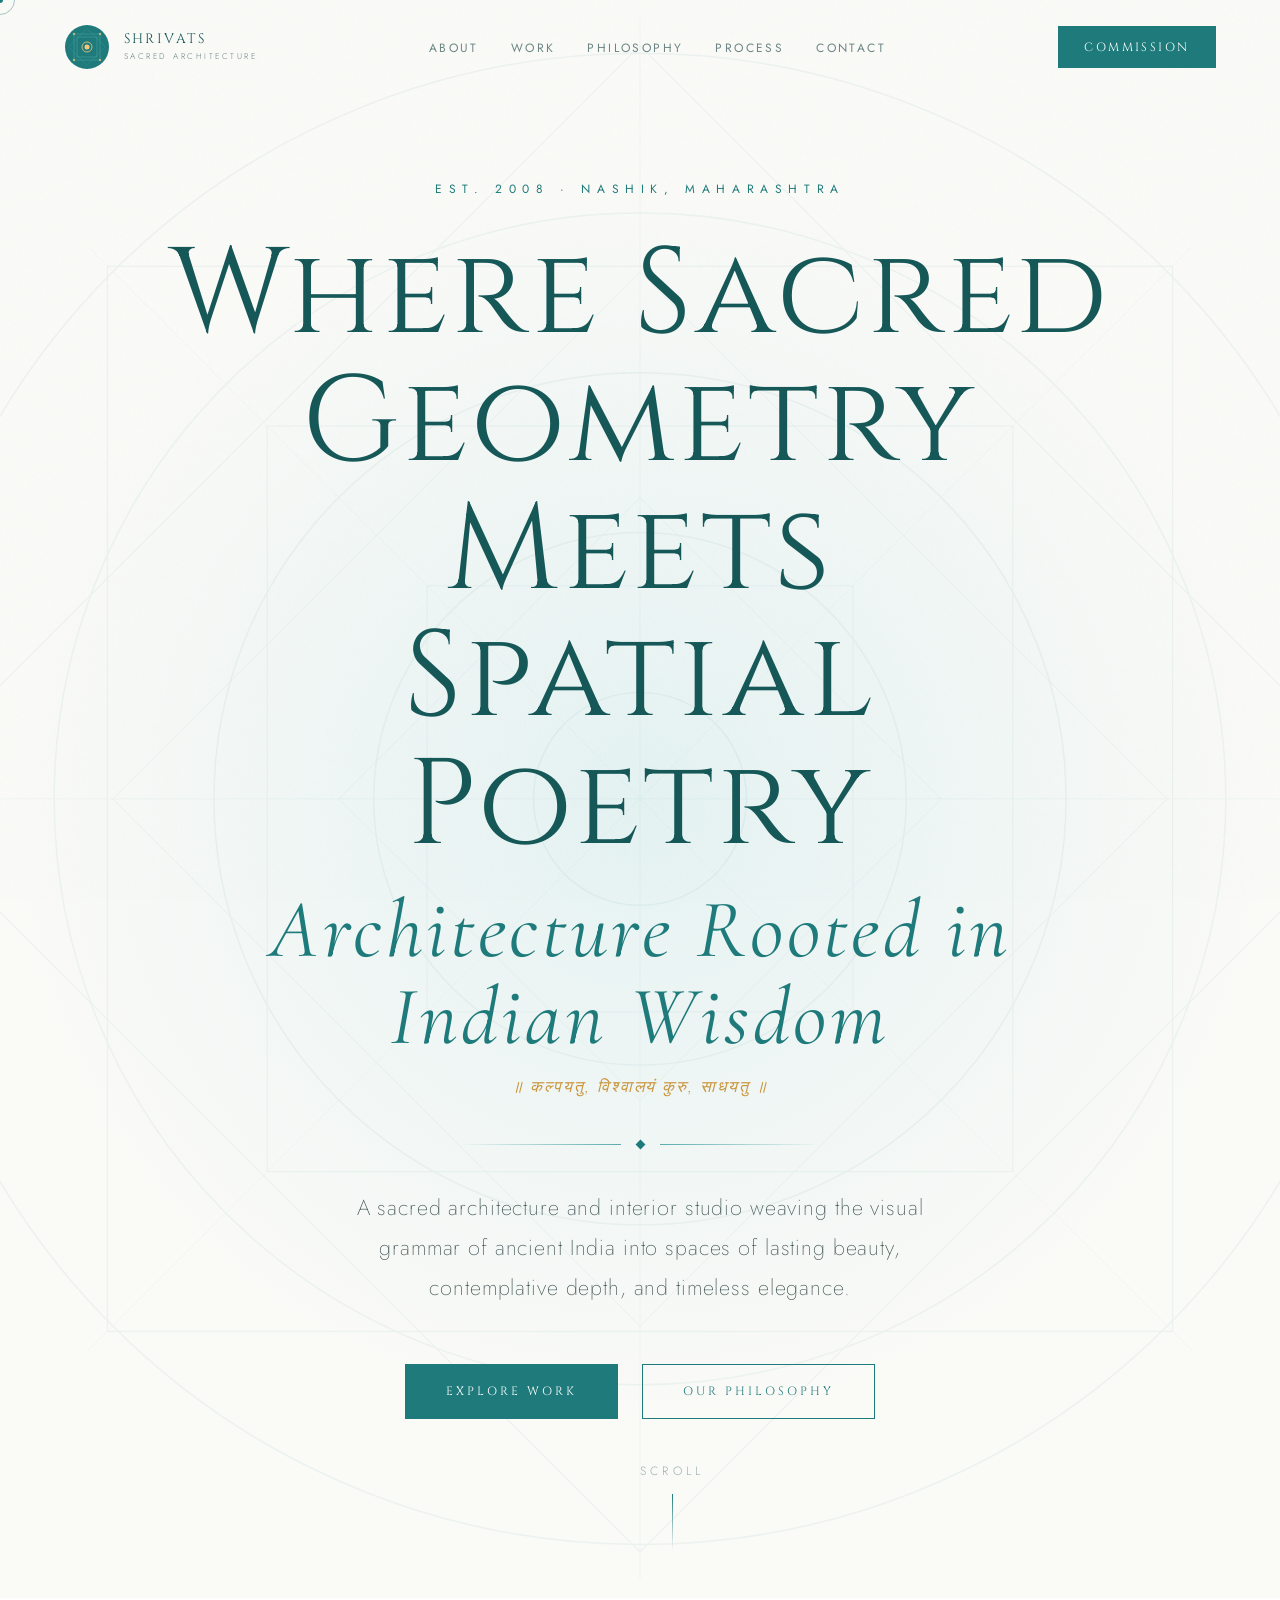
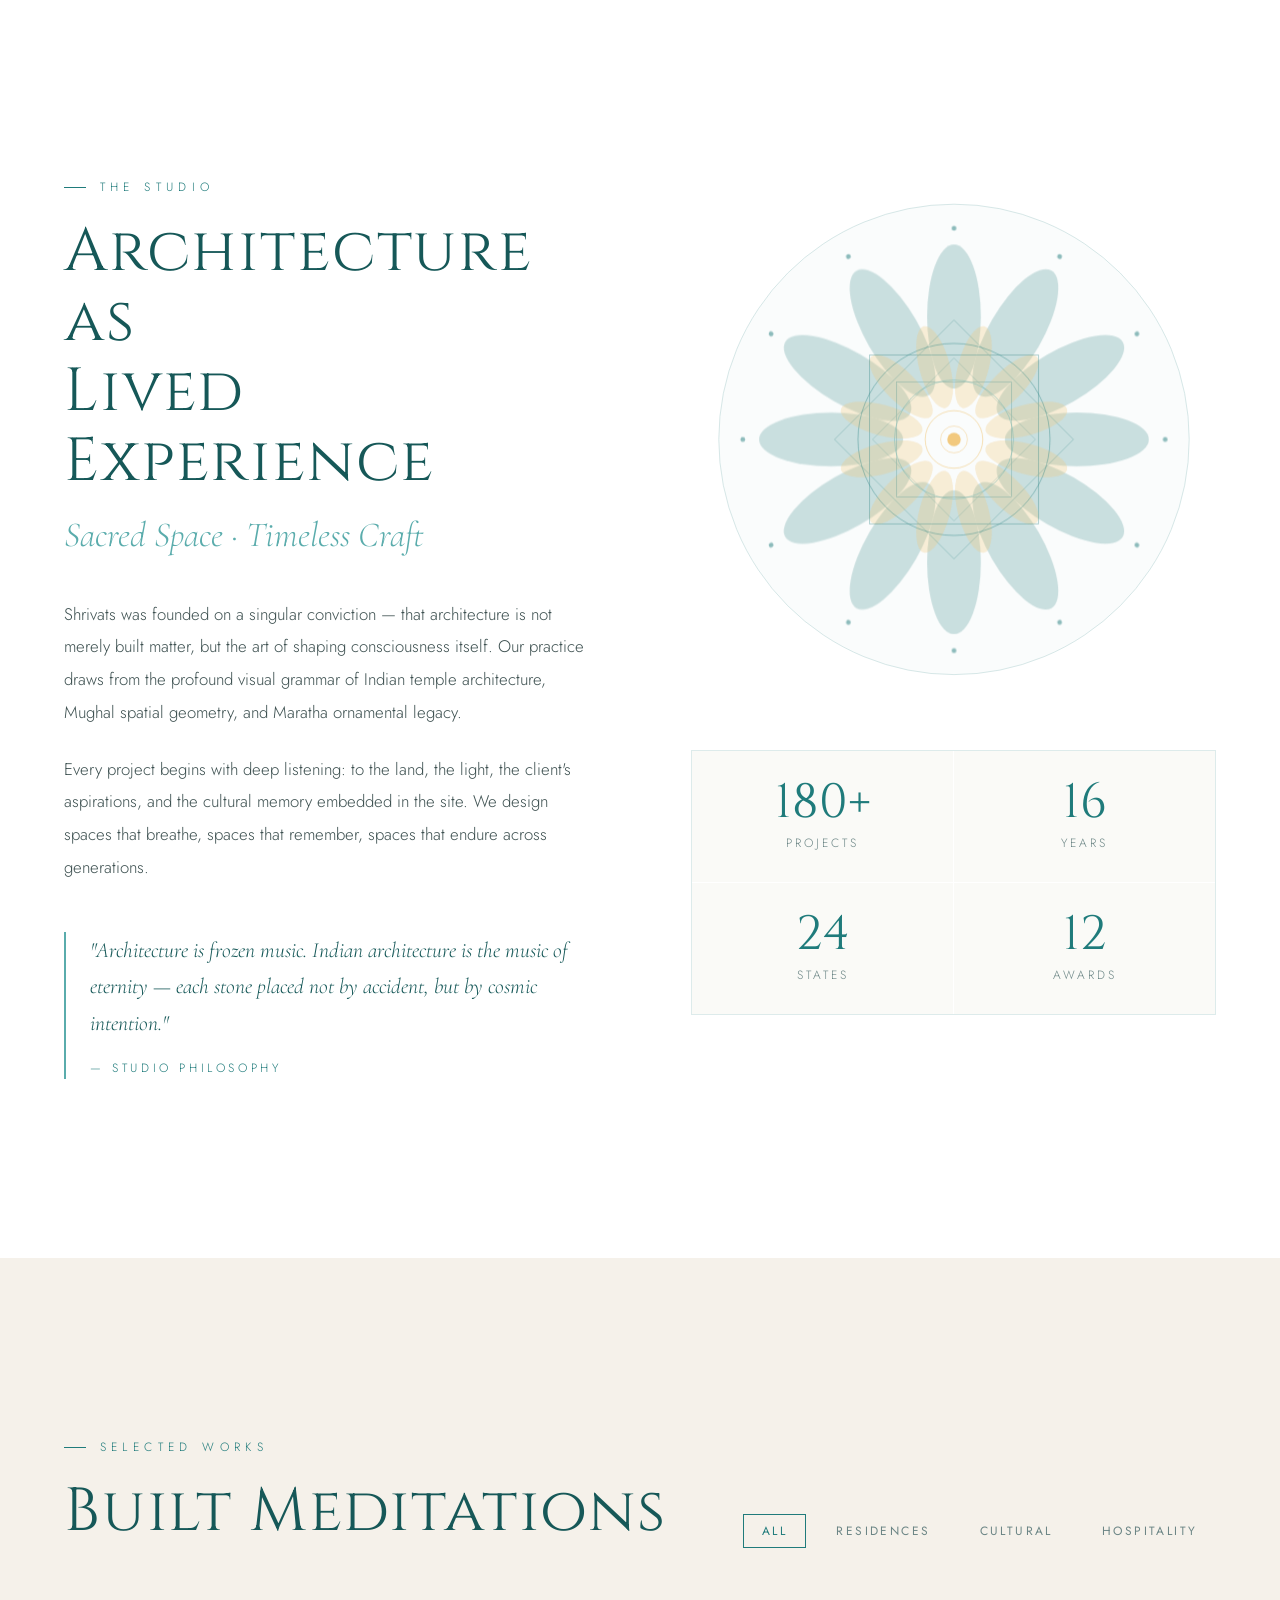
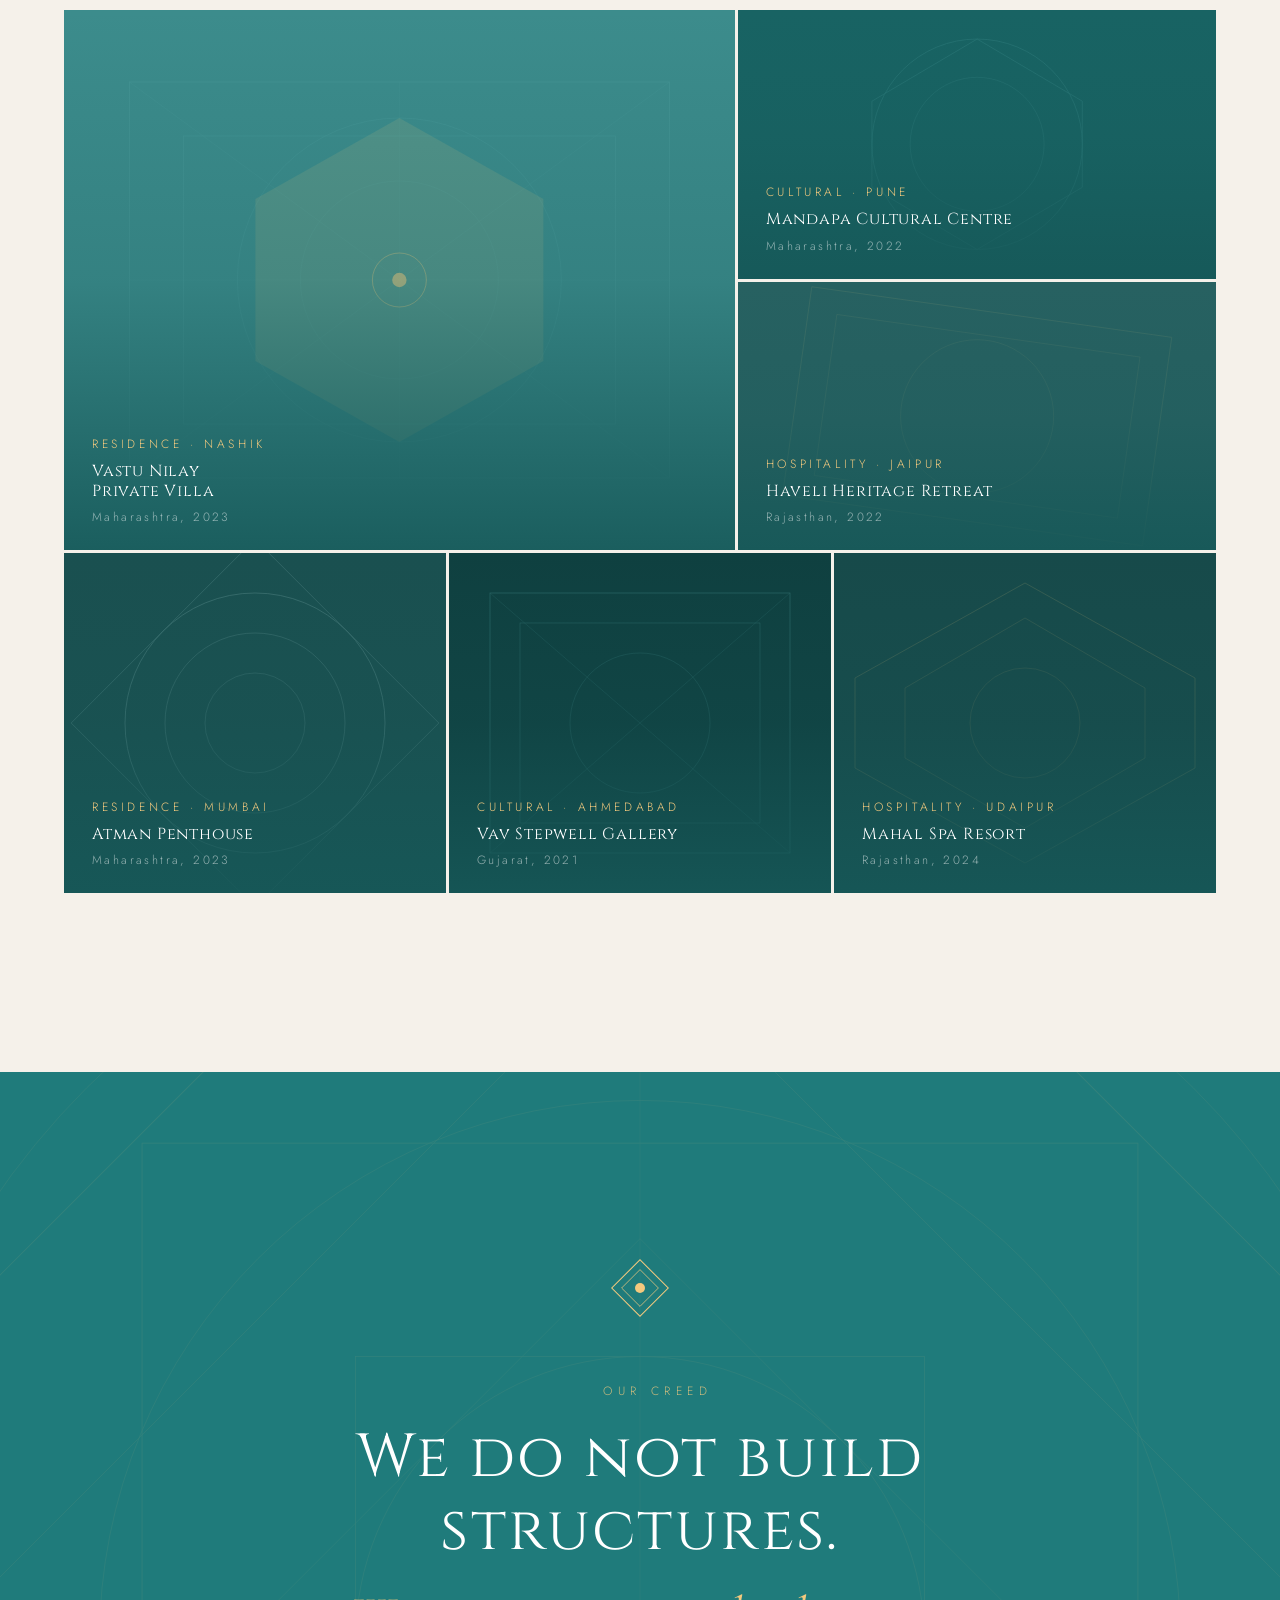
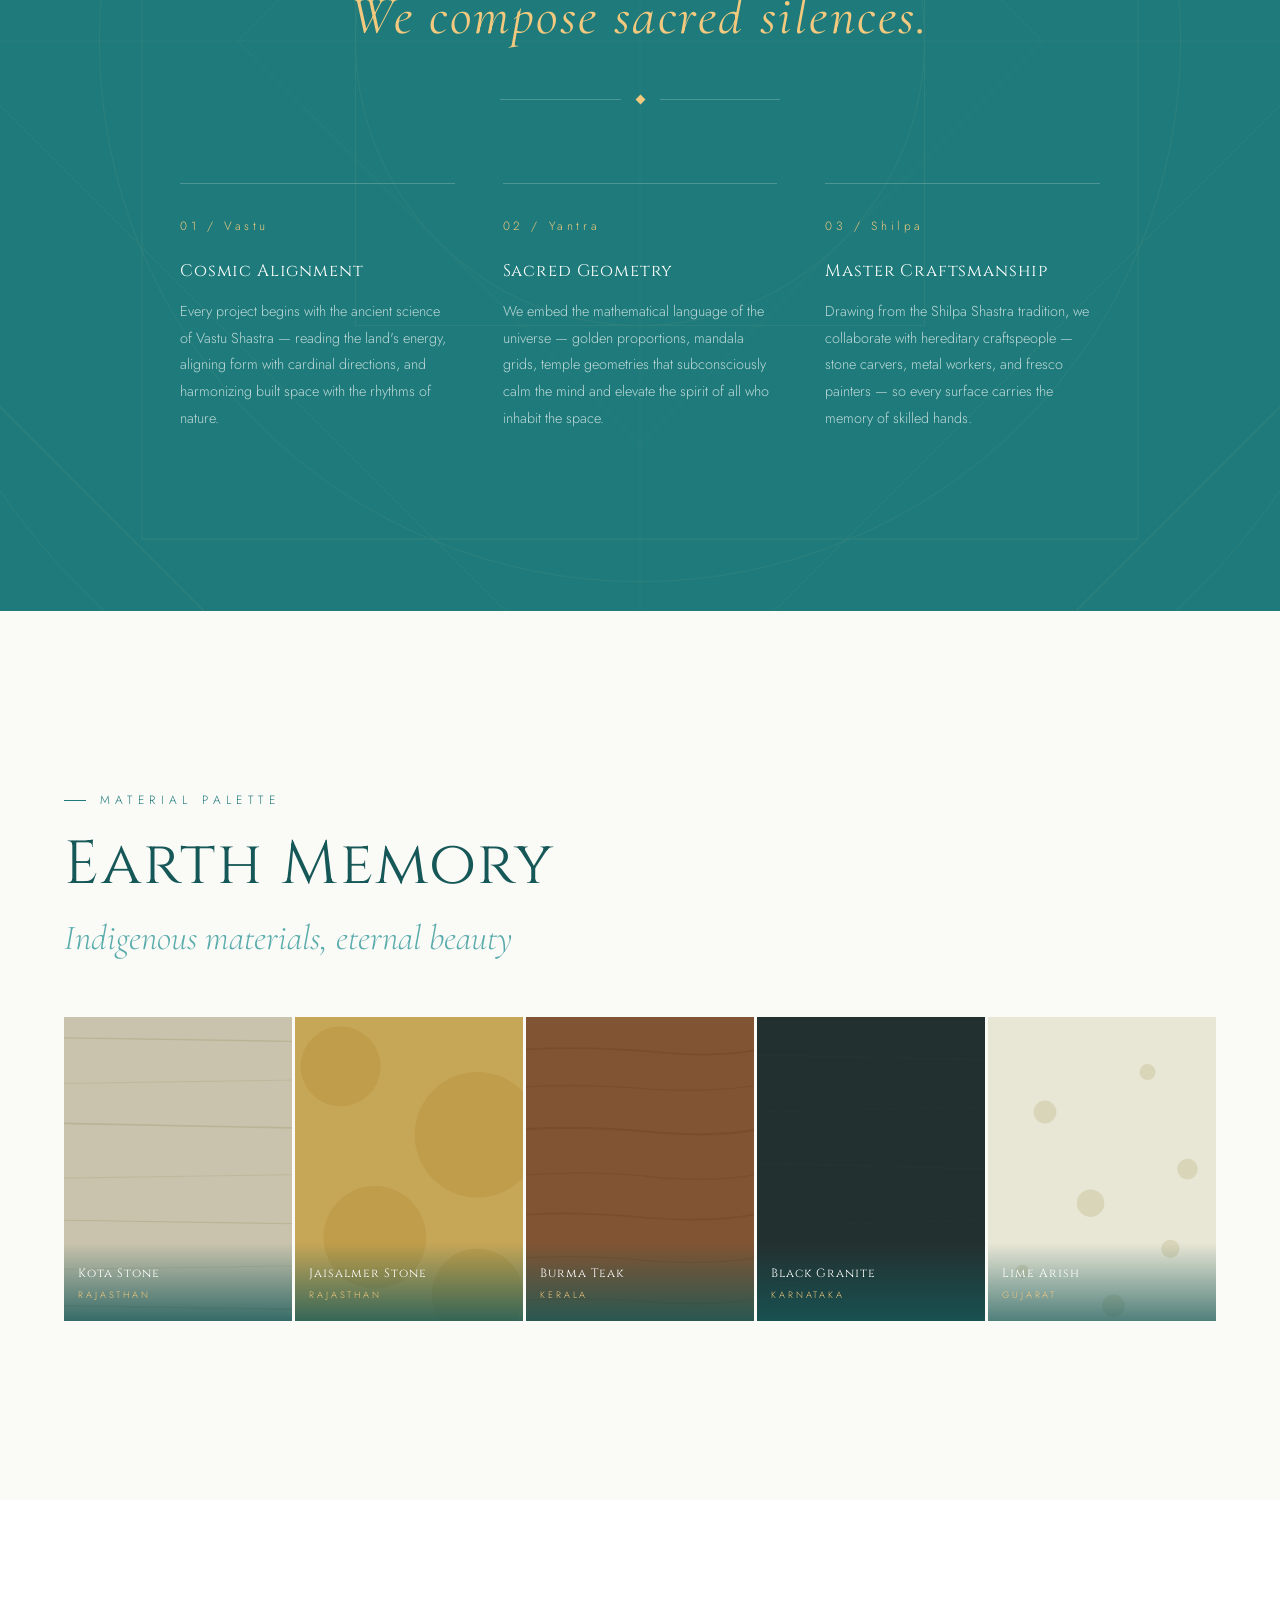
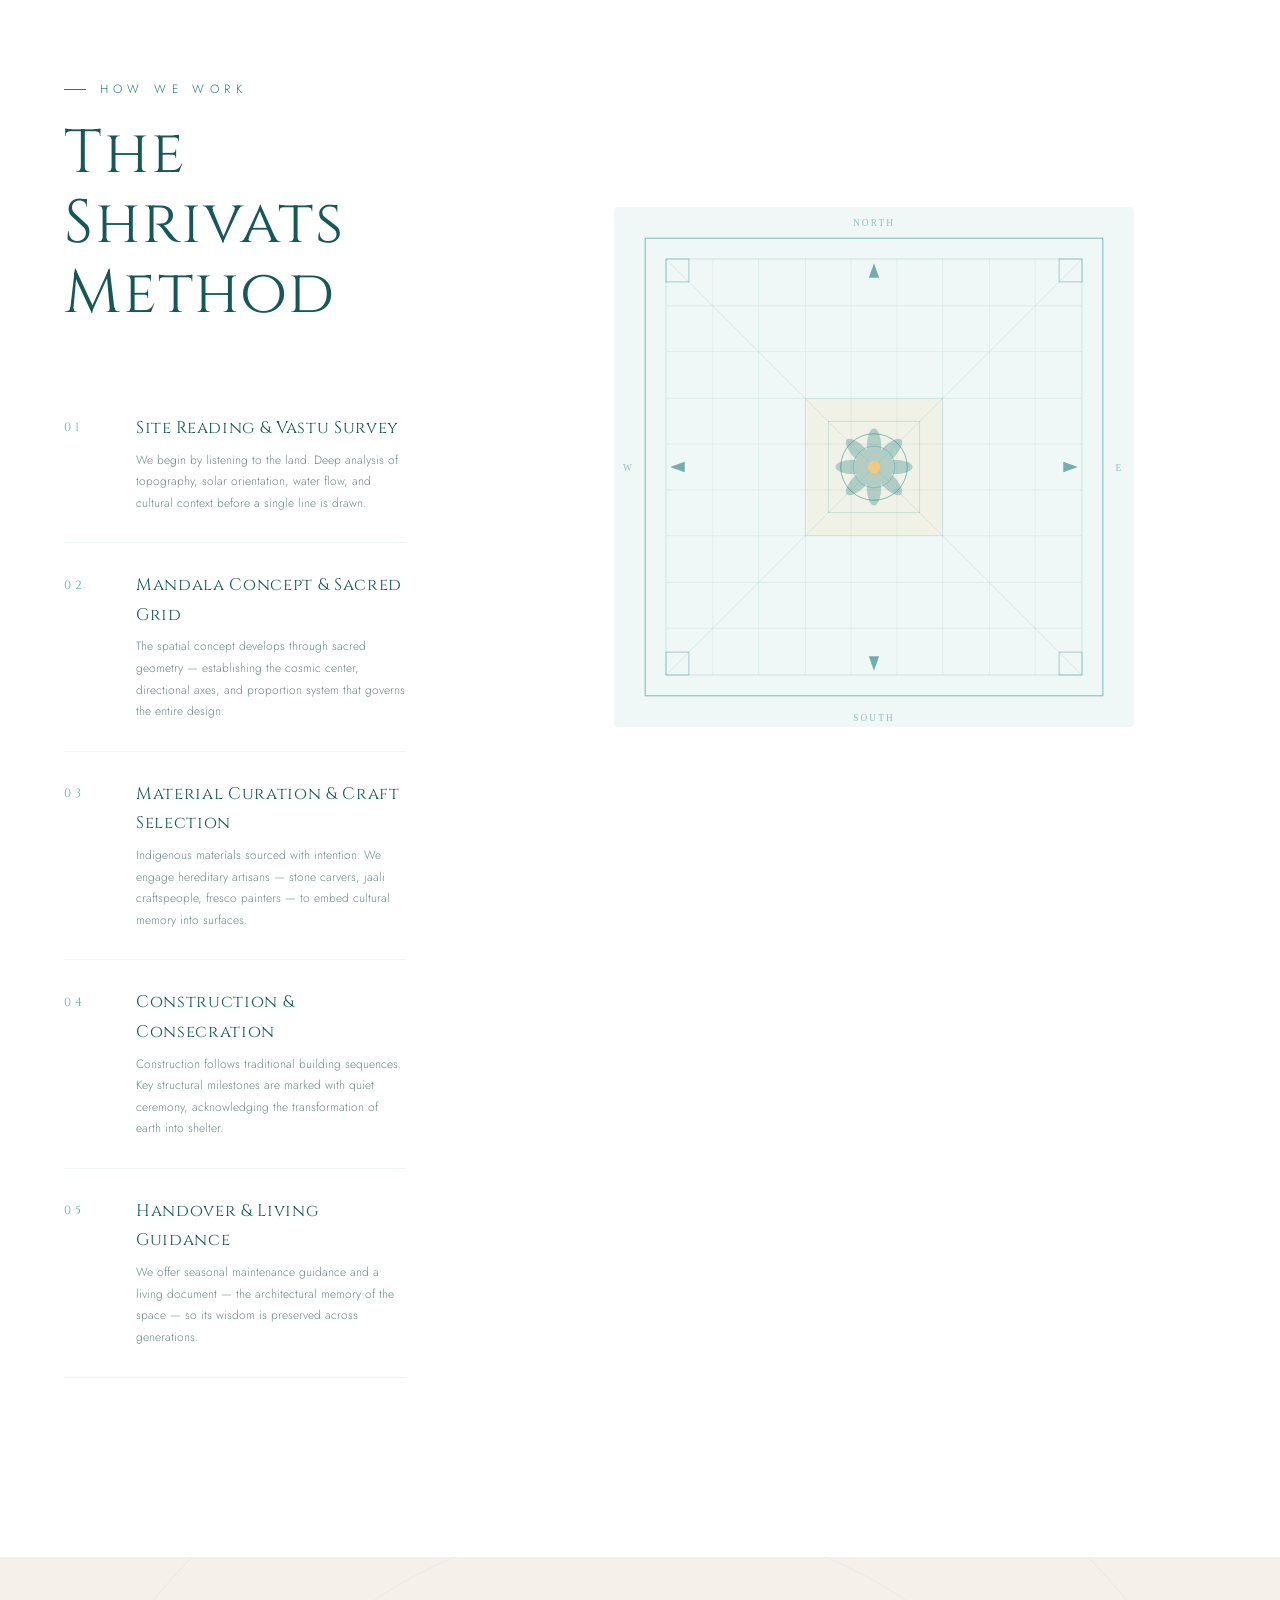
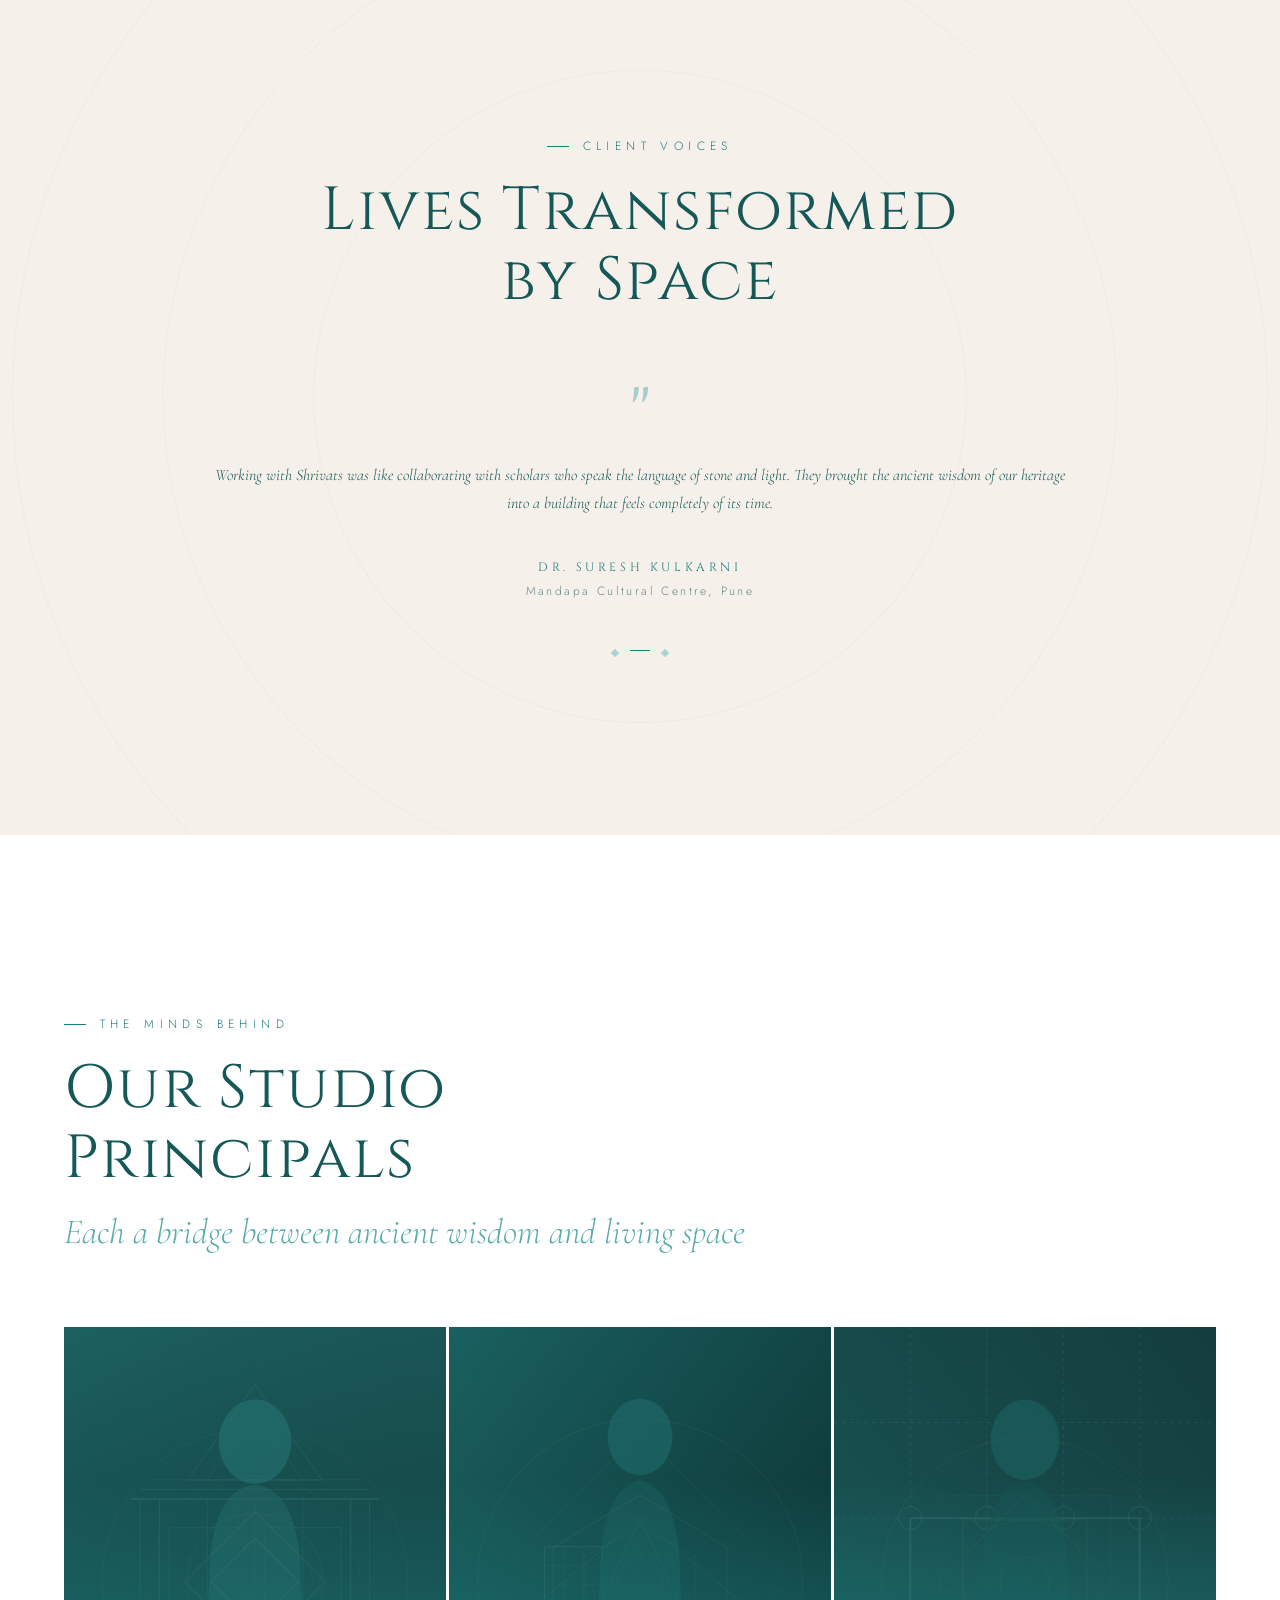
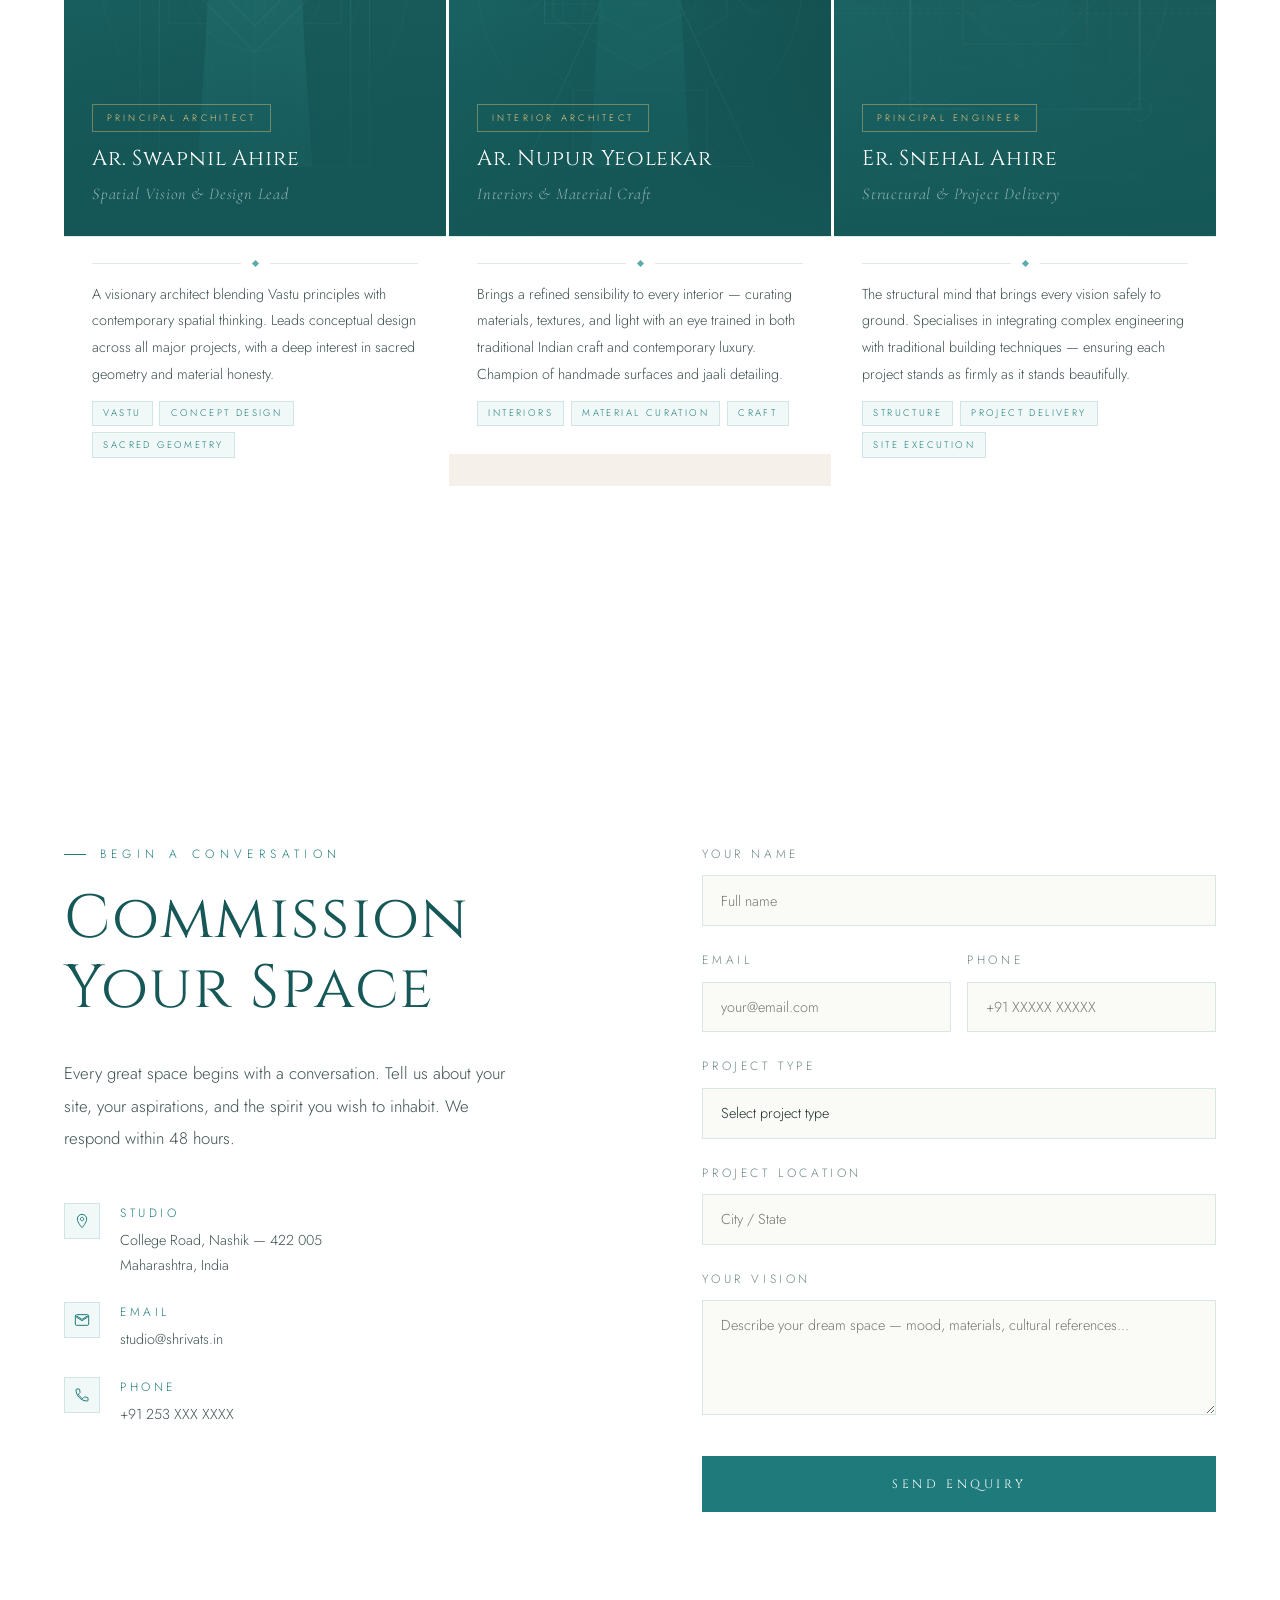
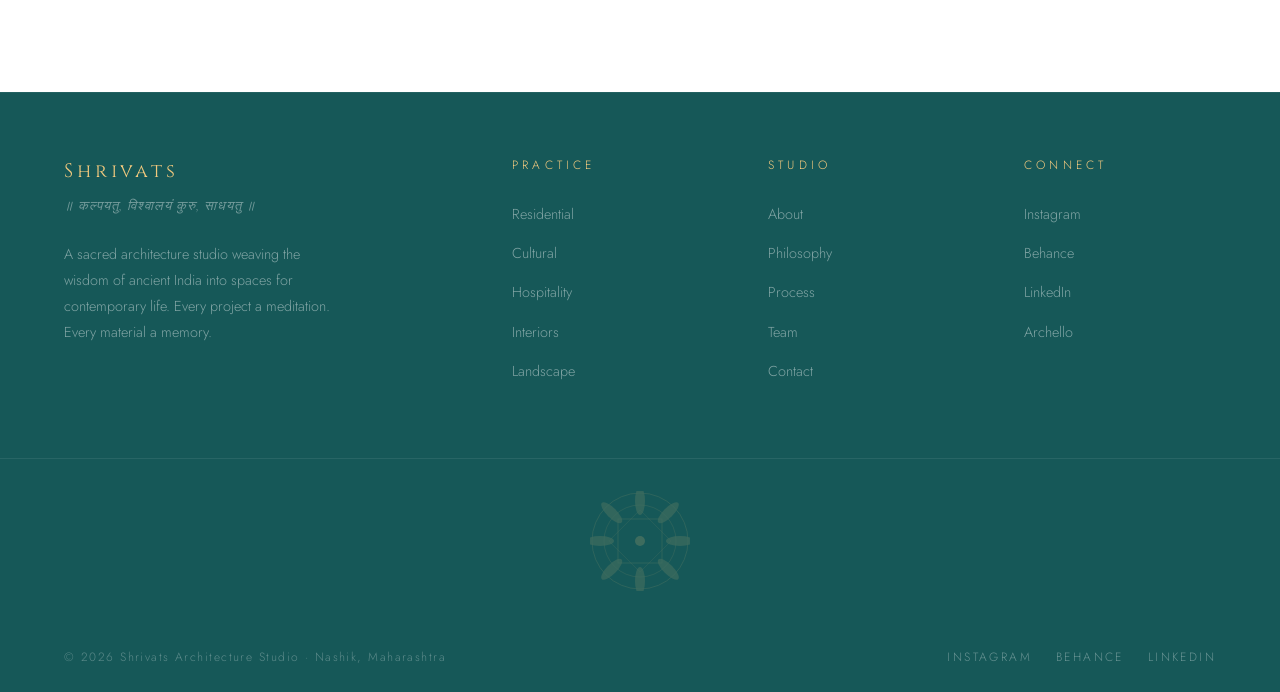
<file: shrivats_studio_team_new.html>
<!DOCTYPE html>
<html lang="en">
<head>
<meta charset="UTF-8">
<meta name="viewport" content="width=device-width, initial-scale=1.0">
<title>Shrivats — Sacred Architecture Studio</title>
<link rel="preconnect" href="https://fonts.googleapis.com">
<link rel="preconnect" href="https://fonts.gstatic.com" crossorigin>
<link href="https://fonts.googleapis.com/css2?family=Cormorant+Garamond:ital,wght@0,300;0,400;0,500;0,600;1,300;1,400;1,500&family=Cinzel:wght@400;500;600&family=Jost:wght@200;300;400;500&display=swap" rel="stylesheet">
<style>
/* ============================================
   PALETTE — EXTRACTED DIRECTLY FROM LOGO
   Logo: #1F7B7B teal circle, #F2C97E golden text,
         #5AACAC lighter teal geometry, #E8B86D tagline
   ============================================ */
:root {
  /* PRIMARY — Peacock Teal (logo circle) */
  --teal:          #1F7B7B;
  --teal-deep:     #165858;
  --teal-light:    #5AACAC;  /* logo geometry lines */
  --teal-pale:     #A8D4D4;
  --teal-mist:     #E4F2F2;
  --teal-whisper:  #F0F8F8;

  /* ACCENT — Sandstone Gold (logo text) */
  --gold:          #F2C97E;  /* exact logo letter color */
  --gold-deep:     #C9943A;
  --gold-mid:      #E8B86D;  /* tagline color */
  --gold-pale:     #F7E0B0;
  --gold-whisper:  #FDF6E8;

  /* BACKGROUNDS — White-toned, ivory, cream */
  --bg-white:      #FFFFFF;
  --bg-ivory:      #FAFAF7;
  --bg-cream:      #F5F1EA;
  --bg-sand:       #EDE6D8;
  --bg-teal-wash:  #F0F7F7;

  /* TEXT */
  --text-dark:     #1A2A2A;   /* near-black, teal-tinted */
  --text-body:     #3D5050;   /* deep teal-gray */
  --text-muted:    #6B8585;
  --text-light:    #9AAFAF;

  /* BORDERS */
  --border-teal:   rgba(31,123,123,0.15);
  --border-gold:   rgba(242,201,126,0.4);
  --border-light:  rgba(31,123,123,0.08);

  /* FLUID TYPE */
  --fs-xs:   clamp(0.65rem, 0.6rem + 0.2vw, 0.75rem);
  --fs-sm:   clamp(0.8rem, 0.75rem + 0.2vw, 0.9rem);
  --fs-base: clamp(0.95rem, 0.9rem + 0.2vw, 1.05rem);
  --fs-md:   clamp(1.1rem, 1rem + 0.5vw, 1.35rem);
  --fs-lg:   clamp(1.4rem, 1.1rem + 1.5vw, 2.2rem);
  --fs-xl:   clamp(2rem, 1.4rem + 3vw, 4rem);
  --fs-2xl:  clamp(2.8rem, 1.8rem + 5vw, 6rem);
  --fs-3xl:  clamp(3.5rem, 2rem + 7vw, 8.5rem);

  --sp-sm:  clamp(1rem, 0.8rem + 1vw, 2rem);
  --sp-md:  clamp(2.5rem, 1.5rem + 3vw, 5rem);
  --sp-lg:  clamp(5rem, 3rem + 6vw, 10rem);
  --sp-xl:  clamp(7rem, 4rem + 9vw, 14rem);
}

*, *::before, *::after { box-sizing: border-box; margin: 0; padding: 0; }
html { scroll-behavior: smooth; }
body {
  background: var(--bg-ivory);
  color: var(--text-body);
  font-family: 'Jost', sans-serif;
  font-weight: 300;
  line-height: 1.75;
  overflow-x: hidden;
  cursor: none;
}

/* CURSOR */
.c-dot { width:6px;height:6px;background:var(--teal);border-radius:50%;position:fixed;top:0;left:0;pointer-events:none;z-index:9999;transform:translate(-50%,-50%); }
.c-ring { width:30px;height:30px;border:1.5px solid rgba(31,123,123,0.4);border-radius:50%;position:fixed;top:0;left:0;pointer-events:none;z-index:9998;transform:translate(-50%,-50%);transition:width .3s,height .3s,border-color .3s; }

/* GRAIN */
body::after {
  content:'';position:fixed;inset:0;z-index:1;pointer-events:none;
  background-image:url("data:image/svg+xml,%3Csvg viewBox='0 0 256 256' xmlns='http://www.w3.org/2000/svg'%3E%3Cfilter id='n'%3E%3CfeTurbulence type='fractalNoise' baseFrequency='0.85' numOctaves='4' stitchTiles='stitch'/%3E%3C/filter%3E%3Crect width='100%25' height='100%25' filter='url(%23n)'/%3E%3C/svg%3E");
  opacity:0.018;
}

/* ============================================
   NAVIGATION
   ============================================ */
nav {
  position:fixed;top:0;left:0;right:0;z-index:200;
  padding:1.5rem clamp(1.5rem,5vw,5rem);
  display:flex;align-items:center;justify-content:space-between;
  transition:all .5s ease;
}
nav.scrolled {
  background:rgba(255,255,255,0.94);
  backdrop-filter:blur(16px);
  padding-top:.9rem;padding-bottom:.9rem;
  border-bottom:1px solid var(--border-teal);
  box-shadow:0 1px 30px rgba(31,123,123,0.06);
}

.nav-logo { display:flex;align-items:center;gap:.85rem;text-decoration:none; }
.nav-logo-mark { width:46px;height:46px;flex-shrink:0; }
.nav-logo-mark svg { width:100%;height:100%; }
.nav-logo-text { font-family:'Cinzel',serif;font-size:.85rem;letter-spacing:.18em;color:var(--teal-deep);text-transform:uppercase;line-height:1.2; }
.nav-logo-tag { font-size:.52rem;letter-spacing:.3em;color:var(--text-muted);text-transform:uppercase;margin-top:2px; }

.nav-links { display:flex;gap:clamp(1.5rem,2.5vw,3rem);list-style:none; }
.nav-links a {
  font-size:var(--fs-xs);font-weight:400;letter-spacing:.2em;text-transform:uppercase;
  color:var(--text-muted);text-decoration:none;position:relative;transition:color .3s;
}
.nav-links a::after { content:'';position:absolute;bottom:-3px;left:0;width:0;height:1px;background:var(--teal);transition:width .4s; }
.nav-links a:hover { color:var(--teal); }
.nav-links a:hover::after { width:100%; }

.nav-cta {
  font-family:'Cinzel',serif;font-size:var(--fs-xs);letter-spacing:.2em;text-transform:uppercase;
  color:var(--bg-white);background:var(--teal);border:1.5px solid var(--teal);
  padding:.6rem 1.6rem;text-decoration:none;transition:all .35s;
}
.nav-cta:hover { background:var(--teal-deep);border-color:var(--teal-deep); }

.nav-ham { display:none;flex-direction:column;gap:5px;background:none;border:none;cursor:pointer;padding:4px; }
.nav-ham span { display:block;width:22px;height:1px;background:var(--teal);transition:all .4s; }

/* MOBILE MENU */
.mob-menu {
  position:fixed;inset:0;z-index:300;background:var(--bg-white);
  display:flex;flex-direction:column;align-items:center;justify-content:center;
  opacity:0;pointer-events:none;transition:opacity .45s;overflow:hidden;
}
.mob-menu.open { opacity:1;pointer-events:all; }
.mob-geo { position:absolute;inset:0;pointer-events:none; }
.mob-close { position:absolute;top:2rem;right:clamp(1.5rem,5vw,4rem);background:none;border:none;font-size:1.4rem;color:var(--text-muted);cursor:pointer; }
.mob-links { list-style:none;text-align:center;position:relative;z-index:1; }
.mob-links li { margin:1.2rem 0;transform:translateY(24px);opacity:0;transition:all .45s; }
.mob-menu.open .mob-links li { transform:translateY(0);opacity:1; }
.mob-menu.open .mob-links li:nth-child(1){transition-delay:.08s}
.mob-menu.open .mob-links li:nth-child(2){transition-delay:.13s}
.mob-menu.open .mob-links li:nth-child(3){transition-delay:.18s}
.mob-menu.open .mob-links li:nth-child(4){transition-delay:.23s}
.mob-menu.open .mob-links li:nth-child(5){transition-delay:.28s}
.mob-menu.open .mob-links li:nth-child(6){transition-delay:.33s}
.mob-links a { font-family:'Cinzel',serif;font-size:clamp(1.5rem,5vw,2.2rem);letter-spacing:.08em;color:var(--teal-deep);text-decoration:none;text-transform:uppercase;transition:color .3s; }
.mob-links a:hover { color:var(--gold-deep); }

/* ============================================
   HERO
   ============================================ */
#hero {
  min-height:100vh;position:relative;display:flex;align-items:center;justify-content:center;
  background:var(--bg-ivory);overflow:hidden;
}
.hero-geo { position:absolute;inset:0;pointer-events:none;z-index:0; }
.hero-teal-wash {
  position:absolute;inset:0;z-index:0;
  background: radial-gradient(ellipse 70% 55% at 50% 50%, var(--teal-mist) 0%, transparent 70%);
}

.hero-content { position:relative;z-index:2;text-align:center;padding:0 clamp(1.5rem,5vw,4rem);max-width:1100px; }

.hero-eyebrow {
  font-size:var(--fs-xs);font-weight:400;letter-spacing:.55em;color:var(--teal);
  text-transform:uppercase;margin-bottom:2rem;
  opacity:0;animation:fadeUp 1s ease .3s forwards;
}
.hero-title {
  font-family:'Cinzel',serif;font-size:var(--fs-3xl);font-weight:400;
  line-height:1.05;letter-spacing:.03em;color:var(--teal-deep);margin-bottom:.75rem;
  opacity:0;animation:fadeUp 1.2s ease .5s forwards;
}
.hero-title em {
  display:block;font-family:'Cormorant Garamond',serif;font-style:italic;
  color:var(--teal);font-size:0.68em;margin-top:.2em;
}
.hero-deva {
  font-family:'Cormorant Garamond',serif;font-size:clamp(.9rem,1.5vw+.5rem,1.5rem);
  font-style:italic;color:var(--gold-deep);letter-spacing:.12em;
  margin-bottom:2.5rem;display:block;
  opacity:0;animation:fadeUp 1s ease .7s forwards;
}
.hero-rule { display:flex;align-items:center;gap:1rem;justify-content:center;max-width:360px;margin:0 auto 2.5rem;opacity:0;animation:fadeUp 1s ease .85s forwards; }
.hero-rule-line { flex:1;height:1px; }
.hero-rule-line:first-child { background:linear-gradient(90deg,transparent,var(--teal-light)); }
.hero-rule-line:last-child { background:linear-gradient(90deg,var(--teal-light),transparent); }
.hero-rule-diamond { width:7px;height:7px;background:var(--teal);transform:rotate(45deg); }

.hero-sub {
  font-size:var(--fs-md);font-weight:200;color:var(--text-body);
  max-width:580px;margin:0 auto 3.5rem;letter-spacing:.04em;line-height:1.85;
  opacity:0;animation:fadeUp 1s ease 1s forwards;
}
.hero-btns { display:flex;gap:1.5rem;justify-content:center;flex-wrap:wrap;opacity:0;animation:fadeUp 1s ease 1.15s forwards; }

.btn-pri {
  font-family:'Cinzel',serif;font-size:var(--fs-xs);letter-spacing:.25em;text-transform:uppercase;
  color:var(--bg-white);background:var(--teal);border:1.5px solid var(--teal);
  padding:1rem 2.5rem;text-decoration:none;cursor:pointer;transition:all .4s;display:inline-block;
}
.btn-pri:hover { background:var(--teal-deep);border-color:var(--teal-deep); }

.btn-out {
  font-family:'Cinzel',serif;font-size:var(--fs-xs);letter-spacing:.25em;text-transform:uppercase;
  color:var(--teal);background:transparent;border:1.5px solid var(--teal);
  padding:1rem 2.5rem;text-decoration:none;cursor:pointer;transition:all .4s;display:inline-block;
}
.btn-out:hover { background:var(--teal-mist);color:var(--teal-deep); }

.hero-scroll { position:absolute;bottom:3rem;left:50%;transform:translateX(-50%);z-index:2;text-align:center;opacity:0;animation:fadeUp 1s ease 1.6s forwards; }
.hero-scroll span { display:block;font-size:var(--fs-xs);letter-spacing:.35em;color:var(--text-light);text-transform:uppercase;margin-bottom:.75rem; }
.scroll-line { width:1px;height:56px;background:linear-gradient(to bottom,var(--teal),transparent);margin:0 auto;animation:scrollPulse 2.2s ease infinite; }

/* ============================================
   SECTION ANATOMY
   ============================================ */
section { position:relative;padding:var(--sp-xl) clamp(1.5rem,5vw,5rem);overflow:hidden; }

.sec-label {
  font-size:var(--fs-xs);letter-spacing:.45em;color:var(--teal);text-transform:uppercase;
  margin-bottom:1.25rem;display:flex;align-items:center;gap:.85rem;
}
.sec-label::before { content:'';display:inline-block;width:22px;height:1px;background:var(--teal); }
.sec-title { font-family:'Cinzel',serif;font-size:var(--fs-xl);font-weight:400;line-height:1.15;color:var(--teal-deep);letter-spacing:.03em; }
.sec-sub { font-family:'Cormorant Garamond',serif;font-size:var(--fs-lg);font-style:italic;color:var(--teal-light);margin-top:.4rem; }



/* ============================================
   ABOUT
   ============================================ */
#about { background:var(--bg-white); }
.about-grid { display:grid;grid-template-columns:1fr 1fr;gap:clamp(3rem,8vw,9rem);align-items:start;max-width:1280px;margin:0 auto;width:100%; }
.about-body { font-size:var(--fs-base);color:var(--text-body);line-height:1.95;margin-top:2rem;font-weight:300; }
.about-body p+p { margin-top:1.5rem; }
.about-pull { margin-top:3rem;padding-left:1.5rem;border-left:2px solid var(--teal-light); }
.about-pull blockquote { font-family:'Cormorant Garamond',serif;font-size:var(--fs-md);font-style:italic;color:var(--teal-deep);line-height:1.7; }
.about-pull cite { display:block;font-family:'Jost',sans-serif;font-size:var(--fs-xs);letter-spacing:.3em;color:var(--teal);margin-top:1rem;font-style:normal;text-transform:uppercase; }

.about-visual { position:relative; }
.mandala-wrap { position:relative;width:100%;padding-bottom:100%;max-width:480px;margin:0 auto; }
.mandala-wrap svg { position:absolute;inset:0;width:100%;height:100%; }

.stats-grid { display:grid;grid-template-columns:1fr 1fr;gap:1px;margin-top:3rem;border:1px solid var(--border-teal); }
.stat { padding:1.75rem;text-align:center;background:var(--bg-ivory);transition:background .35s; }
.stat:hover { background:var(--teal-mist); }
.stat-n { font-family:'Cinzel',serif;font-size:clamp(2rem,4vw,3rem);color:var(--teal);line-height:1; }
.stat-l { font-size:var(--fs-xs);letter-spacing:.25em;color:var(--text-muted);text-transform:uppercase;margin-top:.4rem; }

/* ============================================
   PROJECTS
   ============================================ */
#projects { background:var(--bg-cream); }
.proj-header { display:flex;align-items:flex-end;justify-content:space-between;max-width:1280px;margin:0 auto;flex-wrap:wrap;gap:2rem;margin-bottom:var(--sp-md); }
.proj-filter { display:flex;gap:.75rem;flex-wrap:wrap; }
.f-btn { font-family:'Jost',sans-serif;font-size:var(--fs-xs);letter-spacing:.2em;text-transform:uppercase;color:var(--text-muted);background:none;border:1px solid transparent;padding:.45rem 1.1rem;cursor:pointer;transition:all .3s; }
.f-btn.active,.f-btn:hover { color:var(--teal);border-color:var(--teal); }

.proj-grid { display:grid;grid-template-columns:repeat(12,1fr);gap:3px;max-width:1280px;margin:0 auto; }
.p-card { position:relative;overflow:hidden;cursor:pointer;background:var(--bg-sand); }
.p-card:nth-child(1){grid-column:span 7;grid-row:span 2;min-height:540px}
.p-card:nth-child(2){grid-column:span 5;min-height:264px}
.p-card:nth-child(3){grid-column:span 5;min-height:264px}
.p-card:nth-child(4){grid-column:span 4;min-height:340px}
.p-card:nth-child(5){grid-column:span 4;min-height:340px}
.p-card:nth-child(6){grid-column:span 4;min-height:340px}

.p-card-bg { position:absolute;inset:0;transition:transform .8s cubic-bezier(.25,.46,.45,.94); }
.p-card:hover .p-card-bg { transform:scale(1.05); }
.p-card-ov { position:absolute;inset:0;background:linear-gradient(to top,rgba(22,88,88,.88) 0%,rgba(22,88,88,.2) 50%,transparent 100%);transition:opacity .4s; }
.p-card:hover .p-card-ov { opacity:.9; }
.p-card-info { position:absolute;bottom:0;left:0;right:0;padding:1.75rem;transform:translateY(6px);transition:transform .35s; }
.p-card:hover .p-card-info { transform:translateY(0); }
.p-cat { font-size:var(--fs-xs);letter-spacing:.3em;color:var(--gold);text-transform:uppercase;margin-bottom:.4rem; }
.p-name { font-family:'Cinzel',serif;font-size:clamp(.9rem,1.2vw+.4rem,1.35rem);color:var(--bg-white);letter-spacing:.05em;line-height:1.25; }
.p-loc { font-size:var(--fs-xs);color:rgba(255,255,255,.55);letter-spacing:.2em;margin-top:.4rem; }
.p-plus { position:absolute;top:1.5rem;right:1.5rem;width:38px;height:38px;border:1px solid rgba(242,201,126,.6);display:flex;align-items:center;justify-content:center;opacity:0;transform:scale(.8);transition:all .35s; }
.p-card:hover .p-plus { opacity:1;transform:scale(1); }
.p-plus::before,.p-plus::after { content:'';position:absolute;background:var(--gold); }
.p-plus::before { width:12px;height:1px; }
.p-plus::after { width:1px;height:12px; }

/* ============================================
   PHILOSOPHY
   ============================================ */
#philosophy { background:var(--teal);text-align:center;padding-top:var(--sp-xl);padding-bottom:var(--sp-xl); }
.phil-inner { max-width:920px;margin:0 auto;position:relative;z-index:1; }
.phil-orn { width:72px;margin:0 auto 3rem; }
.phil-title { font-family:'Cinzel',serif;font-size:var(--fs-xl);font-weight:400;color:var(--bg-white);letter-spacing:.04em;line-height:1.2;margin-bottom:3rem; }
.phil-title em { display:block;font-family:'Cormorant Garamond',serif;font-style:italic;color:var(--gold);font-size:.88em;margin-top:.3em; }
.phil-rule { display:flex;align-items:center;gap:1rem;max-width:280px;margin:0 auto 5rem; }
.phil-rule-line { flex:1;height:1px;background:rgba(255,255,255,.2); }
.phil-rule-dia { width:7px;height:7px;background:var(--gold);transform:rotate(45deg); }
.phil-pillars { display:grid;grid-template-columns:repeat(3,1fr);gap:3rem;text-align:left; }
.pillar { border-top:1px solid rgba(255,255,255,.2);padding-top:2rem; }
.pillar-num { font-size:var(--fs-xs);letter-spacing:.3em;color:var(--gold);margin-bottom:1.25rem; }
.pillar-t { font-family:'Cinzel',serif;font-size:var(--fs-base);color:var(--bg-white);letter-spacing:.05em;margin-bottom:.75rem; }
.pillar-p { font-size:var(--fs-sm);color:rgba(255,255,255,.7);line-height:1.85;font-weight:300; }

/* ============================================
   MATERIALS
   ============================================ */
#materials { background:var(--bg-ivory);padding:var(--sp-xl) 0; }
.mat-inner { max-width:1280px;margin:0 auto;padding:0 clamp(1.5rem,5vw,5rem); }
.mat-swatches { display:grid;grid-template-columns:repeat(5,1fr);gap:3px;margin-top:3rem; }
.swatch { position:relative;aspect-ratio:3/4;overflow:hidden;cursor:pointer; }
.swatch-bg { width:100%;height:100%;transition:transform .6s ease; }
.swatch:hover .swatch-bg { transform:scale(1.07); }
.swatch-lbl { position:absolute;bottom:0;left:0;right:0;padding:1.25rem .9rem;background:linear-gradient(transparent,rgba(22,88,88,.85));transform:translateY(3px);transition:transform .3s; }
.swatch:hover .swatch-lbl { transform:translateY(0); }
.swatch-name { font-family:'Cinzel',serif;font-size:var(--fs-xs);color:var(--bg-white);letter-spacing:.08em; }
.swatch-orig { font-size:.58rem;letter-spacing:.3em;color:var(--gold);text-transform:uppercase;margin-top:.2rem; }

/* ============================================
   PROCESS
   ============================================ */
#process { background:var(--bg-white); }
.proc-grid { display:grid;grid-template-columns:1fr 2fr;gap:var(--sp-lg);max-width:1280px;margin:0 auto;align-items:start; }
.proc-steps { margin-top:3.5rem; }
.proc-step { display:flex;gap:2rem;padding:1.75rem 0;border-bottom:1px solid var(--border-light);cursor:pointer;position:relative;transition:all .3s; }
.proc-step::before { content:'';position:absolute;left:0;bottom:0;width:0;height:1px;background:var(--teal);transition:width .4s; }
.proc-step:hover::before { width:100%; }
.proc-step-n { font-family:'Cinzel',serif;font-size:var(--fs-xs);letter-spacing:.3em;color:var(--teal-light);min-width:2.5rem;padding-top:.2rem; }
.proc-step-t { font-family:'Cinzel',serif;font-size:var(--fs-base);color:var(--teal-deep);letter-spacing:.04em;margin-bottom:.4rem;transition:color .3s; }
.proc-step:hover .proc-step-t { color:var(--teal); }
.proc-step-d { font-size:var(--fs-xs);color:var(--text-muted);line-height:1.8; }
.proc-visual { position:sticky;top:8rem;display:flex;align-items:center;justify-content:center; }

/* ============================================
   TESTIMONIALS
   ============================================ */
#testimonials { background:var(--bg-cream);text-align:center; }
.test-inner { max-width:860px;margin:0 auto;position:relative;z-index:1; }
.test-item { display:none; }
.test-item.active { display:block;animation:fadeUp .6s ease; }
.test-qm { font-family:'Cinzel',serif;font-size:4.5rem;color:var(--teal-light);line-height:1;margin-bottom:.5rem;opacity:.5; }
.test-text { font-family:'Cormorant Garamond',serif;font-size:clamp(1.15rem,1.8vw+.5rem,1.7rem);font-style:italic;color:var(--teal-deep);line-height:1.75;margin-bottom:2.5rem; }
.test-author { font-family:'Cinzel',serif;font-size:var(--fs-xs);letter-spacing:.3em;color:var(--teal);text-transform:uppercase; }
.test-role { font-size:var(--fs-xs);letter-spacing:.2em;color:var(--text-muted);margin-top:.2rem; }
.test-dots { display:flex;justify-content:center;gap:.75rem;margin-top:3rem; }
.dot { width:6px;height:6px;background:var(--teal-pale);border:none;cursor:pointer;transform:rotate(45deg);transition:all .3s;padding:0; }
.dot.active { background:var(--teal);width:20px;height:1px;transform:none;border-radius:0; }

/* ============================================
   CONTACT
   ============================================ */
#contact { background:var(--bg-white); }
.con-grid { display:grid;grid-template-columns:1fr 1fr;gap:var(--sp-lg);max-width:1280px;margin:0 auto;align-items:start; }
.con-intro { font-size:var(--fs-base);color:var(--text-body);line-height:1.95;margin-top:2rem;max-width:460px; }
.con-details { margin-top:3rem;display:flex;flex-direction:column;gap:1.5rem; }
.con-detail { display:flex;gap:1.25rem;align-items:flex-start; }
.con-icon { width:36px;height:36px;border:1px solid var(--border-teal);display:flex;align-items:center;justify-content:center;flex-shrink:0;background:var(--teal-whisper); }
.con-icon svg { width:16px;height:16px;stroke:var(--teal);fill:none;stroke-width:1.5; }
.con-lbl { font-size:var(--fs-xs);letter-spacing:.3em;color:var(--teal);text-transform:uppercase;margin-bottom:.25rem; }
.con-val { font-size:var(--fs-sm);color:var(--text-body); }

.f-field { margin-bottom:1.5rem; }
.f-field label { display:block;font-size:var(--fs-xs);letter-spacing:.3em;color:var(--text-muted);text-transform:uppercase;margin-bottom:.65rem; }
.f-field input,.f-field textarea,.f-field select {
  width:100%;background:var(--bg-ivory);border:1px solid var(--border-teal);
  color:var(--text-dark);padding:.9rem 1.1rem;font-family:'Jost',sans-serif;
  font-size:var(--fs-sm);font-weight:300;outline:none;transition:border-color .3s;-webkit-appearance:none;
}
.f-field input:focus,.f-field textarea:focus,.f-field select:focus { border-color:var(--teal); }
.f-field textarea { resize:vertical;min-height:115px; }
.f-field select { cursor:pointer; }
.f-field select option { background:var(--bg-white); }
.f-submit {
  width:100%;font-family:'Cinzel',serif;font-size:var(--fs-xs);letter-spacing:.3em;
  text-transform:uppercase;color:var(--bg-white);background:var(--teal);border:1.5px solid var(--teal);
  padding:1.2rem;cursor:pointer;transition:all .35s;margin-top:.5rem;
}
.f-submit:hover { background:var(--teal-deep);border-color:var(--teal-deep); }

/* ============================================
   FOOTER
   ============================================ */
footer { background:var(--teal-deep);border-top:1px solid rgba(255,255,255,.06); }
.foot-top { display:grid;grid-template-columns:2fr 1fr 1fr 1fr;gap:4rem;max-width:1280px;margin:0 auto;padding:var(--sp-md) clamp(1.5rem,5vw,5rem);border-bottom:1px solid rgba(255,255,255,.08); }
.foot-brand-n { font-family:'Cinzel',serif;font-size:1.2rem;letter-spacing:.2em;color:var(--gold);margin-bottom:.4rem; }
.foot-brand-tag { font-family:'Cormorant Garamond',serif;font-size:.82rem;font-style:italic;color:rgba(255,255,255,.4);letter-spacing:.08em;margin-bottom:1.5rem; }
.foot-brand-p { font-size:var(--fs-sm);color:rgba(255,255,255,.45);line-height:1.8;max-width:280px; }
.foot-col-t { font-size:var(--fs-xs);letter-spacing:.35em;color:var(--gold);text-transform:uppercase;margin-bottom:1.5rem; }
.foot-col ul { list-style:none; }
.foot-col ul li { margin-bottom:.7rem; }
.foot-col ul a { font-size:var(--fs-sm);color:rgba(255,255,255,.45);text-decoration:none;transition:color .3s; }
.foot-col ul a:hover { color:var(--gold); }
.foot-bottom { display:flex;align-items:center;justify-content:space-between;max-width:1280px;margin:0 auto;padding:1.5rem clamp(1.5rem,5vw,5rem);flex-wrap:wrap;gap:1rem; }
.foot-copy { font-size:var(--fs-xs);color:rgba(255,255,255,.3);letter-spacing:.12em; }
.foot-soc { display:flex;gap:1.5rem; }
.foot-soc a { font-size:var(--fs-xs);letter-spacing:.2em;color:rgba(255,255,255,.35);text-decoration:none;text-transform:uppercase;transition:color .3s; }
.foot-soc a:hover { color:var(--gold); }
.foot-mandala { display:flex;justify-content:center;padding:2rem;opacity:.18; }
.foot-mandala svg { width:100px;height:100px; }

/* ============================================
   ANIMATIONS
   ============================================ */
@keyframes fadeUp { from{opacity:0;transform:translateY(28px)}to{opacity:1;transform:translateY(0)} }
@keyframes scrollPulse { 0%,100%{opacity:1;transform:scaleY(1)}50%{opacity:.25;transform:scaleY(.65)} }

/* ============================================
   RESPONSIVE
   ============================================ */
@media(max-width:1200px){
  .p-card:nth-child(1){grid-column:span 12;min-height:400px}
  .p-card:nth-child(2){grid-column:span 6}
  .p-card:nth-child(3){grid-column:span 6}
  .p-card:nth-child(4){grid-column:span 4}
  .p-card:nth-child(5){grid-column:span 4}
  .p-card:nth-child(6){grid-column:span 4}
  .mat-swatches{grid-template-columns:repeat(3,1fr)}
  .foot-top{grid-template-columns:1fr 1fr;gap:2.5rem}
}
@media(max-width:900px){
  .nav-links,.nav-cta{display:none}
  .nav-ham{display:flex}
  .about-grid{grid-template-columns:1fr}
  .about-visual{order:-1}
  .mandala-wrap{max-width:380px}
  .phil-pillars{grid-template-columns:1fr;gap:2rem}
  .proc-grid{grid-template-columns:1fr}
  .proc-visual{display:none}
  .con-grid{grid-template-columns:1fr}
  .foot-top{grid-template-columns:1fr 1fr}
  .mat-swatches{grid-template-columns:repeat(2,1fr)}
  .p-card:nth-child(4),.p-card:nth-child(5),.p-card:nth-child(6){grid-column:span 6}
}
@media(max-width:600px){
  .stats-grid{grid-template-columns:1fr 1fr}
  .proj-grid{grid-template-columns:1fr}
  .p-card{grid-column:span 1!important;min-height:270px!important;grid-row:span 1!important}
  .foot-top{grid-template-columns:1fr;gap:2rem}
  .hero-btns{flex-direction:column;align-items:center}
  .btn-pri,.btn-out{width:100%;max-width:290px;text-align:center}
  .mat-swatches{grid-template-columns:repeat(2,1fr)}
  body{cursor:auto}
  .c-dot,.c-ring{display:none}
}


/* ============================================
   TEAM SECTION
   ============================================ */
#team { background: var(--bg-white); }

.team-grid {
  display: grid;
  grid-template-columns: repeat(3, 1fr);
  gap: 3px;
  max-width: 1280px;
  margin: 4rem auto 0;
}

.team-card {
  position: relative;
  overflow: hidden;
  cursor: default;
  background: var(--bg-cream);
}

/* The portrait area */
.team-portrait {
  position: relative;
  aspect-ratio: 3/4;
  overflow: hidden;
}

.team-portrait-bg {
  width: 100%; height: 100%;
  transition: transform 0.7s cubic-bezier(0.25, 0.46, 0.45, 0.94);
}
.team-card:hover .team-portrait-bg { transform: scale(1.04); }

/* Teal overlay on hover */
.team-portrait-overlay {
  position: absolute; inset: 0;
  background: linear-gradient(
    to top,
    rgba(21, 88, 88, 0.96) 0%,
    rgba(31, 123, 123, 0.4) 45%,
    transparent 70%
  );
  transition: opacity 0.45s ease;
}

/* Mandala watermark in portrait */
.team-portrait-geo {
  position: absolute;
  top: 50%; left: 50%;
  transform: translate(-50%, -50%);
  width: 65%;
  opacity: 0.06;
  pointer-events: none;
  transition: opacity 0.4s;
}
.team-card:hover .team-portrait-geo { opacity: 0.1; }

/* Name tag always visible at bottom */
.team-info {
  position: absolute;
  bottom: 0; left: 0; right: 0;
  padding: 2rem 1.75rem 1.75rem;
}

.team-role-pill {
  display: inline-block;
  font-size: 0.58rem;
  letter-spacing: 0.35em;
  text-transform: uppercase;
  color: var(--gold);
  border: 1px solid rgba(242,201,126,0.4);
  padding: 0.3rem 0.85rem;
  margin-bottom: 0.9rem;
  font-family: 'Jost', sans-serif;
}

.team-name {
  font-family: 'Cinzel', serif;
  font-size: clamp(1rem, 1.3vw + 0.3rem, 1.4rem);
  letter-spacing: 0.04em;
  color: #ffffff;
  line-height: 1.2;
  margin-bottom: 0.5rem;
}

.team-title {
  font-family: 'Cormorant Garamond', serif;
  font-size: clamp(0.85rem, 0.9vw + 0.3rem, 1.05rem);
  font-style: italic;
  color: rgba(255,255,255,0.55);
  letter-spacing: 0.05em;
}

/* Hover bio */
.team-bio {
  padding: 1.5rem 1.75rem 1.75rem;
  background: var(--bg-white);
  border-top: 1px solid var(--border-teal);
}

.team-bio p {
  font-size: var(--fs-sm);
  color: var(--text-body);
  line-height: 1.85;
  font-weight: 300;
}

.team-bio-rule {
  display: flex; align-items: center; gap: 0.75rem;
  margin-bottom: 0.9rem;
}
.team-bio-rule-line { flex:1; height:1px; background: var(--border-teal); }
.team-bio-rule-dia { width:5px; height:5px; background:var(--teal-light); transform:rotate(45deg); }

/* Specialisms bar */
.team-specs {
  display: flex;
  flex-wrap: wrap;
  gap: 0.4rem;
  margin-top: 0.85rem;
}
.team-spec {
  font-size: 0.6rem;
  letter-spacing: 0.25em;
  text-transform: uppercase;
  color: var(--teal);
  border: 1px solid var(--border-teal);
  padding: 0.2rem 0.65rem;
  background: var(--teal-whisper);
}

@media (max-width: 900px) {
  .team-grid { grid-template-columns: 1fr; gap: 3px; }
  .team-portrait { aspect-ratio: 4/3; }

}
@media (min-width: 601px) and (max-width: 900px) {
  .team-grid { grid-template-columns: 1fr 1fr; }
  .team-grid .team-card:last-child { grid-column: span 2; }
  .team-grid .team-card:last-child .team-portrait { aspect-ratio: 16/7; }
}
</style>
</head>
<body>

<div class="c-dot" id="cDot"></div>
<div class="c-ring" id="cRing"></div>

<!-- NAV -->
<nav id="mainNav">
  <a href="#hero" class="nav-logo">
    <div class="nav-logo-mark">
      <!-- Miniature logo mark matching the teal circle + geometry -->
      <svg viewBox="0 0 46 46" fill="none" xmlns="http://www.w3.org/2000/svg">
        <circle cx="23" cy="23" r="22" fill="#1F7B7B"/>
        <!-- Sacred geometry grid (logo background pattern) -->
        <g stroke="#5AACAC" stroke-width="0.6" opacity="0.7" fill="none">
          <rect x="10" y="10" width="26" height="26" transform="rotate(0 23 23)"/>
          <rect x="13" y="13" width="20" height="20" transform="rotate(0 23 23)"/>
          <rect x="10" y="10" width="26" height="26" transform="rotate(45 23 23)" opacity="0.5"/>
        </g>
        <!-- Central motif -->
        <circle cx="23" cy="23" r="5" fill="none" stroke="#F2C97E" stroke-width="0.8"/>
        <circle cx="23" cy="23" r="2.5" fill="#F2C97E"/>
        <!-- Corner dots -->
        <circle cx="10" cy="10" r="1.2" fill="#F2C97E" opacity="0.7"/>
        <circle cx="36" cy="10" r="1.2" fill="#F2C97E" opacity="0.7"/>
        <circle cx="10" cy="36" r="1.2" fill="#F2C97E" opacity="0.7"/>
        <circle cx="36" cy="36" r="1.2" fill="#F2C97E" opacity="0.7"/>
      </svg>
    </div>
    <div>
      <div class="nav-logo-text">Shrivats</div>
      <div class="nav-logo-tag">Sacred Architecture</div>
    </div>
  </a>

  <ul class="nav-links">
    <li><a href="#about">About</a></li>
    <li><a href="#projects">Work</a></li>
    <li><a href="#philosophy">Philosophy</a></li>
    <li><a href="#process">Process</a></li>
    <li><a href="#contact">Contact</a></li>
  </ul>

  <a href="#contact" class="nav-cta">Commission</a>
  <button class="nav-ham" id="hamBtn" aria-label="Open menu">
    <span></span><span></span><span></span>
  </button>
</nav>

<!-- MOBILE MENU -->
<div class="mob-menu" id="mobMenu">
  <!-- Teal geometry background in the menu -->
  <svg class="mob-geo" viewBox="0 0 400 800" fill="none" xmlns="http://www.w3.org/2000/svg">
    <g stroke="#1F7B7B" opacity="0.1">
      <circle cx="200" cy="400" r="350" stroke-width="0.8"/>
      <circle cx="200" cy="400" r="260" stroke-width="0.8"/>
      <circle cx="200" cy="400" r="160" stroke-width="0.8"/>
      <rect x="40" y="100" width="320" height="600" transform="rotate(0 200 400)" stroke-width="0.5"/>
      <rect x="60" y="140" width="280" height="520" transform="rotate(45 200 400)" stroke-width="0.4"/>
      <line x1="200" y1="50" x2="200" y2="750" stroke-width="0.4"/>
      <line x1="0" y1="400" x2="400" y2="400" stroke-width="0.4"/>
    </g>
  </svg>
  <button class="mob-close" id="mobClose">✕</button>
  <ul class="mob-links">
    <li><a href="#about" onclick="closeMob()">About</a></li>
    <li><a href="#projects" onclick="closeMob()">Work</a></li>
    <li><a href="#philosophy" onclick="closeMob()">Philosophy</a></li>
    <li><a href="#materials" onclick="closeMob()">Materials</a></li>
    <li><a href="#process" onclick="closeMob()">Process</a></li>
    <li><a href="#team" onclick="closeMob()">Team</a></li>
    <li><a href="#contact" onclick="closeMob()">Contact</a></li>
  </ul>
</div>

<!-- ============================================
     HERO
     ============================================ -->
<section id="hero">
  <div class="hero-teal-wash"></div>

  <!-- Sacred geometry background — teal lines on ivory, like the logo's pattern -->
  <div class="hero-geo">
    <svg viewBox="0 0 1440 900" preserveAspectRatio="xMidYMid slice" width="100%" height="100%" xmlns="http://www.w3.org/2000/svg">
      <g stroke="#1F7B7B" fill="none" opacity="0.06">
        <g transform="translate(720,450)">
          <circle r="420" stroke-width="0.8"/>
          <circle r="330" stroke-width="0.8"/>
          <circle r="240" stroke-width="0.8"/>
          <circle r="150" stroke-width="0.8"/>
          <circle r="60" stroke-width="0.8"/>
          <!-- Endless knot grid — exactly like the logo background -->
          <rect x="-300" y="-300" width="600" height="600" stroke-width="0.7"/>
          <rect x="-300" y="-300" width="600" height="600" transform="rotate(45)" stroke-width="0.6"/>
          <rect x="-210" y="-210" width="420" height="420" stroke-width="0.6"/>
          <rect x="-210" y="-210" width="420" height="420" transform="rotate(45)" stroke-width="0.5"/>
          <rect x="-120" y="-120" width="240" height="240" stroke-width="0.5"/>
          <rect x="-120" y="-120" width="240" height="240" transform="rotate(45)" stroke-width="0.4"/>
          <!-- Radial axes -->
          <line x1="0" y1="-440" x2="0" y2="440" stroke-width="0.4"/>
          <line x1="-440" y1="0" x2="440" y2="0" stroke-width="0.4"/>
          <line x1="-311" y1="-311" x2="311" y2="311" stroke-width="0.3"/>
          <line x1="311" y1="-311" x2="-311" y2="311" stroke-width="0.3"/>
        </g>
      </g>
    </svg>
  </div>

  <div class="hero-content">
    <div class="hero-eyebrow">Est. 2008 · Nashik, Maharashtra</div>
    <h1 class="hero-title">
      Where Sacred<br>Geometry Meets<br>Spatial Poetry
      <em>Architecture Rooted in Indian Wisdom</em>
    </h1>
    <span class="hero-deva">॥ कल्पयतु, विश्वालयं कुरु, साधयतु ॥</span>

    <div class="hero-rule">
      <div class="hero-rule-line"></div>
      <div class="hero-rule-diamond"></div>
      <div class="hero-rule-line"></div>
    </div>

    <p class="hero-sub">
      A sacred architecture and interior studio weaving the visual grammar of ancient India into spaces of lasting beauty, contemplative depth, and timeless elegance.
    </p>

    <div class="hero-btns">
      <a href="#projects" class="btn-pri">Explore Work</a>
      <a href="#about" class="btn-out">Our Philosophy</a>
    </div>
  </div>

  <div class="hero-scroll">
    <span>Scroll</span>
    <div class="scroll-line"></div>
  </div>
</section>

<!-- ============================================
     ABOUT
     ============================================ -->
<section id="about">
  <div class="about-grid">
    <div>
      <div class="sec-label">The Studio</div>
      <h2 class="sec-title">Architecture as<br>Lived Experience</h2>
      <div class="sec-sub">Sacred Space · Timeless Craft</div>
      <div class="about-body">
        <p>Shrivats was founded on a singular conviction — that architecture is not merely built matter, but the art of shaping consciousness itself. Our practice draws from the profound visual grammar of Indian temple architecture, Mughal spatial geometry, and Maratha ornamental legacy.</p>
        <p>Every project begins with deep listening: to the land, the light, the client's aspirations, and the cultural memory embedded in the site. We design spaces that breathe, spaces that remember, spaces that endure across generations.</p>
      </div>
      <div class="about-pull">
        <blockquote>"Architecture is frozen music. Indian architecture is the music of eternity — each stone placed not by accident, but by cosmic intention."</blockquote>
        <cite>— Studio Philosophy</cite>
      </div>
    </div>

    <div class="about-visual">
      <div class="mandala-wrap">
        <!-- Full mandala in teal and gold — logo palette -->
        <svg viewBox="0 0 500 500" fill="none" xmlns="http://www.w3.org/2000/svg">
          <circle cx="250" cy="250" r="245" fill="#F0F7F7" stroke="#1F7B7B" stroke-width="0.6" opacity="0.3"/>
          <g transform="translate(250,250)">
            <!-- Outer petal ring — teal -->
            <g opacity="0.22" fill="#1F7B7B">
              <ellipse rx="28" ry="75" transform="rotate(0) translate(0,-128)"/>
              <ellipse rx="28" ry="75" transform="rotate(30) translate(0,-128)"/>
              <ellipse rx="28" ry="75" transform="rotate(60) translate(0,-128)"/>
              <ellipse rx="28" ry="75" transform="rotate(90) translate(0,-128)"/>
              <ellipse rx="28" ry="75" transform="rotate(120) translate(0,-128)"/>
              <ellipse rx="28" ry="75" transform="rotate(150) translate(0,-128)"/>
              <ellipse rx="28" ry="75" transform="rotate(180) translate(0,-128)"/>
              <ellipse rx="28" ry="75" transform="rotate(210) translate(0,-128)"/>
              <ellipse rx="28" ry="75" transform="rotate(240) translate(0,-128)"/>
              <ellipse rx="28" ry="75" transform="rotate(270) translate(0,-128)"/>
              <ellipse rx="28" ry="75" transform="rotate(300) translate(0,-128)"/>
              <ellipse rx="28" ry="75" transform="rotate(330) translate(0,-128)"/>
            </g>
            <!-- Inner petal ring — gold -->
            <g opacity="0.3" fill="#F2C97E">
              <ellipse rx="16" ry="44" transform="rotate(15) translate(0,-78)"/>
              <ellipse rx="16" ry="44" transform="rotate(45) translate(0,-78)"/>
              <ellipse rx="16" ry="44" transform="rotate(75) translate(0,-78)"/>
              <ellipse rx="16" ry="44" transform="rotate(105) translate(0,-78)"/>
              <ellipse rx="16" ry="44" transform="rotate(135) translate(0,-78)"/>
              <ellipse rx="16" ry="44" transform="rotate(165) translate(0,-78)"/>
              <ellipse rx="16" ry="44" transform="rotate(195) translate(0,-78)"/>
              <ellipse rx="16" ry="44" transform="rotate(225) translate(0,-78)"/>
              <ellipse rx="16" ry="44" transform="rotate(255) translate(0,-78)"/>
              <ellipse rx="16" ry="44" transform="rotate(285) translate(0,-78)"/>
              <ellipse rx="16" ry="44" transform="rotate(315) translate(0,-78)"/>
              <ellipse rx="16" ry="44" transform="rotate(345) translate(0,-78)"/>
            </g>
            <!-- Logo-style endless knot pattern -->
            <g stroke="#1F7B7B" fill="none" opacity="0.35">
              <rect x="-88" y="-88" width="176" height="176" stroke-width="1" transform="rotate(0)"/>
              <rect x="-88" y="-88" width="176" height="176" stroke-width="0.7" transform="rotate(45)"/>
              <rect x="-60" y="-60" width="120" height="120" stroke-width="0.7"/>
              <rect x="-60" y="-60" width="120" height="120" stroke-width="0.5" transform="rotate(45)"/>
            </g>
            <!-- Circles -->
            <circle r="100" stroke="#1F7B7B" stroke-width="1" fill="none" opacity="0.4"/>
            <circle r="62" stroke="#5AACAC" stroke-width="0.8" fill="none" opacity="0.5"/>
            <circle r="30" stroke="#F2C97E" stroke-width="1" fill="none" opacity="0.6"/>
            <!-- Radial dots — teal -->
            <g fill="#1F7B7B" opacity="0.5">
              <circle r="2.5" transform="translate(0,-220)"/>
              <circle r="2.5" transform="rotate(30) translate(0,-220)"/>
              <circle r="2.5" transform="rotate(60) translate(0,-220)"/>
              <circle r="2.5" transform="rotate(90) translate(0,-220)"/>
              <circle r="2.5" transform="rotate(120) translate(0,-220)"/>
              <circle r="2.5" transform="rotate(150) translate(0,-220)"/>
              <circle r="2.5" transform="rotate(180) translate(0,-220)"/>
              <circle r="2.5" transform="rotate(210) translate(0,-220)"/>
              <circle r="2.5" transform="rotate(240) translate(0,-220)"/>
              <circle r="2.5" transform="rotate(270) translate(0,-220)"/>
              <circle r="2.5" transform="rotate(300) translate(0,-220)"/>
              <circle r="2.5" transform="rotate(330) translate(0,-220)"/>
            </g>
            <!-- Center — gold -->
            <circle r="7" fill="#F2C97E"/>
            <circle r="14" stroke="#F2C97E" stroke-width="0.8" fill="none" opacity="0.6"/>
          </g>
        </svg>
      </div>

      <div class="stats-grid">
        <div class="stat"><div class="stat-n">180+</div><div class="stat-l">Projects</div></div>
        <div class="stat"><div class="stat-n">16</div><div class="stat-l">Years</div></div>
        <div class="stat"><div class="stat-n">24</div><div class="stat-l">States</div></div>
        <div class="stat"><div class="stat-n">12</div><div class="stat-l">Awards</div></div>
      </div>
    </div>
  </div>
</section>

<!-- ============================================
     PROJECTS
     ============================================ -->
<section id="projects">
  <div class="proj-header">
    <div>
      <div class="sec-label">Selected Works</div>
      <h2 class="sec-title">Built Meditations</h2>
    </div>
    <div class="proj-filter">
      <button class="f-btn active" onclick="filterP('all',this)">All</button>
      <button class="f-btn" onclick="filterP('residential',this)">Residences</button>
      <button class="f-btn" onclick="filterP('cultural',this)">Cultural</button>
      <button class="f-btn" onclick="filterP('hospitality',this)">Hospitality</button>
    </div>
  </div>

  <div class="proj-grid">
    <!-- Each card has a teal-palette SVG background echoing the logo -->
    <div class="p-card" data-type="residential">
      <div class="p-card-bg">
        <svg width="100%" height="100%" viewBox="0 0 800 600" preserveAspectRatio="xMidYMid slice" xmlns="http://www.w3.org/2000/svg">
          <rect width="800" height="600" fill="#E4F2F2"/>
          <rect width="800" height="600" fill="#1F7B7B" opacity="0.85"/>
          <g stroke="#5AACAC" fill="none" opacity="0.25">
            <rect x="100" y="80" width="600" height="440" stroke-width="1"/>
            <rect x="160" y="140" width="480" height="320" stroke-width="0.8"/>
            <circle cx="400" cy="300" r="180" stroke-width="0.8"/>
            <circle cx="400" cy="300" r="110" stroke-width="0.6"/>
            <line x1="100" y1="80" x2="700" y2="520" stroke-width="0.5"/>
            <line x1="700" y1="80" x2="100" y2="520" stroke-width="0.5"/>
            <line x1="400" y1="80" x2="400" y2="520" stroke-width="0.4"/>
            <line x1="100" y1="300" x2="700" y2="300" stroke-width="0.4"/>
          </g>
          <g fill="#F2C97E" opacity="0.12">
            <polygon points="400,120 560,210 560,390 400,480 240,390 240,210"/>
          </g>
          <circle cx="400" cy="300" r="30" fill="none" stroke="#F2C97E" stroke-width="0.8" opacity="0.5"/>
          <circle cx="400" cy="300" r="8" fill="#F2C97E" opacity="0.6"/>
        </svg>
      </div>
      <div class="p-card-ov"></div>
      <div class="p-card-info">
        <div class="p-cat">Residence · Nashik</div>
        <div class="p-name">Vastu Nilay<br>Private Villa</div>
        <div class="p-loc">Maharashtra, 2023</div>
      </div>
      <div class="p-plus"></div>
    </div>

    <div class="p-card" data-type="cultural">
      <div class="p-card-bg">
        <svg width="100%" height="100%" viewBox="0 0 500 300" preserveAspectRatio="xMidYMid slice" xmlns="http://www.w3.org/2000/svg">
          <rect width="500" height="300" fill="#165858"/>
          <g stroke="#5AACAC" fill="none" opacity="0.3">
            <circle cx="250" cy="150" r="110" stroke-width="0.8"/>
            <circle cx="250" cy="150" r="70" stroke-width="0.6"/>
            <polygon points="250,40 360,105 360,195 250,260 140,195 140,105" stroke-width="0.8"/>
          </g>
          <rect x="0" y="0" width="500" height="300" fill="#1F7B7B" opacity="0.3"/>
        </svg>
      </div>
      <div class="p-card-ov"></div>
      <div class="p-card-info">
        <div class="p-cat">Cultural · Pune</div>
        <div class="p-name">Mandapa Cultural Centre</div>
        <div class="p-loc">Maharashtra, 2022</div>
      </div>
      <div class="p-plus"></div>
    </div>

    <div class="p-card" data-type="hospitality">
      <div class="p-card-bg">
        <svg width="100%" height="100%" viewBox="0 0 500 300" preserveAspectRatio="xMidYMid slice" xmlns="http://www.w3.org/2000/svg">
          <rect width="500" height="300" fill="#2A5858"/>
          <g stroke="#F2C97E" fill="none" opacity="0.15">
            <rect x="60" y="40" width="380" height="220" stroke-width="0.8" transform="rotate(8 250 150)"/>
            <rect x="90" y="65" width="320" height="170" stroke-width="0.6" transform="rotate(8 250 150)"/>
            <circle cx="250" cy="150" r="80" stroke-width="0.6"/>
          </g>
          <rect x="0" y="0" width="500" height="300" fill="#1F7B7B" opacity="0.25"/>
        </svg>
      </div>
      <div class="p-card-ov"></div>
      <div class="p-card-info">
        <div class="p-cat">Hospitality · Jaipur</div>
        <div class="p-name">Haveli Heritage Retreat</div>
        <div class="p-loc">Rajasthan, 2022</div>
      </div>
      <div class="p-plus"></div>
    </div>

    <div class="p-card" data-type="residential">
      <div class="p-card-bg">
        <svg width="100%" height="100%" viewBox="0 0 400 340" preserveAspectRatio="xMidYMid slice" xmlns="http://www.w3.org/2000/svg">
          <rect width="400" height="340" fill="#1a5050"/>
          <g stroke="#A8D4D4" fill="none" opacity="0.25">
            <circle cx="200" cy="170" r="130" stroke-width="0.8"/>
            <circle cx="200" cy="170" r="90" stroke-width="0.6"/>
            <circle cx="200" cy="170" r="50" stroke-width="0.5"/>
            <rect x="70" y="40" width="260" height="260" stroke-width="0.6" transform="rotate(45 200 170)"/>
          </g>
        </svg>
      </div>
      <div class="p-card-ov"></div>
      <div class="p-card-info">
        <div class="p-cat">Residence · Mumbai</div>
        <div class="p-name">Atman Penthouse</div>
        <div class="p-loc">Maharashtra, 2023</div>
      </div>
      <div class="p-plus"></div>
    </div>

    <div class="p-card" data-type="cultural">
      <div class="p-card-bg">
        <svg width="100%" height="100%" viewBox="0 0 400 340" preserveAspectRatio="xMidYMid slice" xmlns="http://www.w3.org/2000/svg">
          <rect width="400" height="340" fill="#0f4040"/>
          <g stroke="#5AACAC" fill="none" opacity="0.3">
            <rect x="50" y="40" width="300" height="260" stroke-width="0.8"/>
            <rect x="80" y="70" width="240" height="200" stroke-width="0.6"/>
            <line x1="50" y1="40" x2="350" y2="300" stroke-width="0.4"/>
            <line x1="350" y1="40" x2="50" y2="300" stroke-width="0.4"/>
            <circle cx="200" cy="170" r="70" stroke-width="0.5"/>
          </g>
        </svg>
      </div>
      <div class="p-card-ov"></div>
      <div class="p-card-info">
        <div class="p-cat">Cultural · Ahmedabad</div>
        <div class="p-name">Vav Stepwell Gallery</div>
        <div class="p-loc">Gujarat, 2021</div>
      </div>
      <div class="p-plus"></div>
    </div>

    <div class="p-card" data-type="hospitality">
      <div class="p-card-bg">
        <svg width="100%" height="100%" viewBox="0 0 400 340" preserveAspectRatio="xMidYMid slice" xmlns="http://www.w3.org/2000/svg">
          <rect width="400" height="340" fill="#174a4a"/>
          <g stroke="#F2C97E" fill="none" opacity="0.18">
            <polygon points="200,30 370,125 370,215 200,310 30,215 30,125" stroke-width="0.8"/>
            <polygon points="200,65 320,135 320,205 200,275 80,205 80,135" stroke-width="0.6"/>
            <circle cx="200" cy="170" r="55" stroke-width="0.5"/>
          </g>
        </svg>
      </div>
      <div class="p-card-ov"></div>
      <div class="p-card-info">
        <div class="p-cat">Hospitality · Udaipur</div>
        <div class="p-name">Mahal Spa Resort</div>
        <div class="p-loc">Rajasthan, 2024</div>
      </div>
      <div class="p-plus"></div>
    </div>
  </div>
</section>

<!-- ============================================
     PHILOSOPHY — teal background like the logo circle
     ============================================ -->
<section id="philosophy">
  <!-- Exact logo geometry on teal bg -->
  <div style="position:absolute;inset:0;pointer-events:none;overflow:hidden;">
    <svg style="position:absolute;inset:0;width:100%;height:100%;opacity:.09" viewBox="0 0 1440 800" preserveAspectRatio="xMidYMid slice" xmlns="http://www.w3.org/2000/svg">
      <g stroke="#F2C97E" fill="none">
        <g transform="translate(720,400)">
          <!-- Endless knot grid — logo pattern scaled up -->
          <rect x="-500" y="-500" width="1000" height="1000" stroke-width="0.8"/>
          <rect x="-500" y="-500" width="1000" height="1000" transform="rotate(45)" stroke-width="0.7"/>
          <rect x="-350" y="-350" width="700" height="700" stroke-width="0.6"/>
          <rect x="-350" y="-350" width="700" height="700" transform="rotate(45)" stroke-width="0.5"/>
          <rect x="-200" y="-200" width="400" height="400" stroke-width="0.5"/>
          <rect x="-200" y="-200" width="400" height="400" transform="rotate(45)" stroke-width="0.4"/>
          <circle r="550" stroke-width="0.5"/>
          <circle r="380" stroke-width="0.5"/>
          <circle r="200" stroke-width="0.5"/>
          <line x1="0" y1="-600" x2="0" y2="600" stroke-width="0.3"/>
          <line x1="-600" y1="0" x2="600" y2="0" stroke-width="0.3"/>
        </g>
      </g>
    </svg>
  </div>

  <div class="phil-inner">
    <div class="phil-orn">
      <svg viewBox="0 0 72 72" fill="none" xmlns="http://www.w3.org/2000/svg">
        <rect x="16" y="16" width="40" height="40" stroke="#F2C97E" stroke-width="1" transform="rotate(45 36 36)"/>
        <rect x="23" y="23" width="26" height="26" stroke="#F2C97E" stroke-width="0.7" transform="rotate(45 36 36)"/>
        <circle cx="36" cy="36" r="5" fill="#F2C97E"/>
      </svg>
    </div>

    <div class="sec-label" style="justify-content:center;color:rgba(242,201,126,.8)">Our Creed</div>
    <h2 class="phil-title">
      We do not build structures.
      <em>We compose sacred silences.</em>
    </h2>

    <div class="phil-rule">
      <div class="phil-rule-line"></div>
      <div class="phil-rule-dia"></div>
      <div class="phil-rule-line"></div>
    </div>

    <div class="phil-pillars">
      <div class="pillar">
        <div class="pillar-num">01 / Vastu</div>
        <div class="pillar-t">Cosmic Alignment</div>
        <p class="pillar-p">Every project begins with the ancient science of Vastu Shastra — reading the land's energy, aligning form with cardinal directions, and harmonizing built space with the rhythms of nature.</p>
      </div>
      <div class="pillar">
        <div class="pillar-num">02 / Yantra</div>
        <div class="pillar-t">Sacred Geometry</div>
        <p class="pillar-p">We embed the mathematical language of the universe — golden proportions, mandala grids, temple geometries that subconsciously calm the mind and elevate the spirit of all who inhabit the space.</p>
      </div>
      <div class="pillar">
        <div class="pillar-num">03 / Shilpa</div>
        <div class="pillar-t">Master Craftsmanship</div>
        <p class="pillar-p">Drawing from the Shilpa Shastra tradition, we collaborate with hereditary craftspeople — stone carvers, metal workers, and fresco painters — so every surface carries the memory of skilled hands.</p>
      </div>
    </div>
  </div>
</section>

<!-- ============================================
     MATERIALS
     ============================================ -->
<section id="materials">
  <div class="mat-inner">
    <div>
      <div class="sec-label">Material Palette</div>
      <h2 class="sec-title">Earth Memory</h2>
      <div class="sec-sub">Indigenous materials, eternal beauty</div>
    </div>
    <div class="mat-swatches">
      <!-- Kota Stone -->
      <div class="swatch">
        <svg class="swatch-bg" viewBox="0 0 200 280" preserveAspectRatio="xMidYMid slice" xmlns="http://www.w3.org/2000/svg">
          <rect width="200" height="280" fill="#D4C8B0"/>
          <g stroke="#B8A880" opacity="0.5">
            <line x1="0" y1="25" x2="200" y2="28" stroke-width="1.2"/>
            <line x1="0" y1="65" x2="200" y2="62" stroke-width="0.6"/>
            <line x1="0" y1="100" x2="200" y2="104" stroke-width="1.5"/>
            <line x1="0" y1="148" x2="200" y2="145" stroke-width="0.6"/>
            <line x1="0" y1="185" x2="200" y2="188" stroke-width="1"/>
            <line x1="0" y1="228" x2="200" y2="225" stroke-width="0.6"/>
            <line x1="0" y1="260" x2="200" y2="263" stroke-width="1.5"/>
          </g>
          <rect width="200" height="280" fill="#1F7B7B" opacity="0.06"/>
        </svg>
        <div class="swatch-lbl"><div class="swatch-name">Kota Stone</div><div class="swatch-orig">Rajasthan</div></div>
      </div>
      <!-- Jaisalmer -->
      <div class="swatch">
        <svg class="swatch-bg" viewBox="0 0 200 280" preserveAspectRatio="xMidYMid slice" xmlns="http://www.w3.org/2000/svg">
          <rect width="200" height="280" fill="#C9A84C" opacity="0.7"/>
          <rect width="200" height="280" fill="#E8C060" opacity="0.5"/>
          <g fill="#B8902A" opacity="0.25">
            <circle cx="40" cy="50" r="35"/>
            <circle cx="160" cy="110" r="55"/>
            <circle cx="70" cy="200" r="45"/>
            <circle cx="160" cy="250" r="40"/>
          </g>
          <rect width="200" height="280" fill="#8a6a20" opacity="0.3"/>
        </svg>
        <div class="swatch-lbl"><div class="swatch-name">Jaisalmer Stone</div><div class="swatch-orig">Rajasthan</div></div>
      </div>
      <!-- Teak -->
      <div class="swatch">
        <svg class="swatch-bg" viewBox="0 0 200 280" preserveAspectRatio="xMidYMid slice" xmlns="http://www.w3.org/2000/svg">
          <rect width="200" height="280" fill="#8B5E3C"/>
          <g stroke="#7A4E2C" opacity="0.5" fill="none">
            <path d="M0,35 Q60,32 120,38 Q170,42 200,36" stroke-width="1.5"/>
            <path d="M0,68 Q50,65 110,70 Q160,73 200,67" stroke-width="1"/>
            <path d="M0,105 Q55,102 115,108 Q165,112 200,106" stroke-width="2"/>
            <path d="M0,145 Q65,141 120,148 Q170,151 200,145" stroke-width="1"/>
            <path d="M0,180 Q45,177 108,183 Q162,187 200,180" stroke-width="1.5"/>
            <path d="M0,218 Q58,215 112,221 Q165,224 200,218" stroke-width="1"/>
            <path d="M0,255 Q60,252 115,257 Q168,260 200,254" stroke-width="2"/>
          </g>
          <rect width="200" height="280" fill="#5a3010" opacity="0.2"/>
        </svg>
        <div class="swatch-lbl"><div class="swatch-name">Burma Teak</div><div class="swatch-orig">Kerala</div></div>
      </div>
      <!-- Black Granite -->
      <div class="swatch">
        <svg class="swatch-bg" viewBox="0 0 200 280" preserveAspectRatio="xMidYMid slice" xmlns="http://www.w3.org/2000/svg">
          <rect width="200" height="280" fill="#2A3535"/>
          <g stroke="#1F7B7B" opacity="0.2">
            <line x1="0" y1="40" x2="200" y2="44" stroke-width="0.4"/>
            <line x1="0" y1="90" x2="200" y2="86" stroke-width="0.3"/>
            <line x1="0" y1="135" x2="200" y2="140" stroke-width="0.4"/>
            <line x1="0" y1="190" x2="200" y2="185" stroke-width="0.3"/>
            <line x1="0" y1="240" x2="200" y2="243" stroke-width="0.4"/>
          </g>
          <rect width="200" height="280" fill="#1a2828" opacity="0.4"/>
        </svg>
        <div class="swatch-lbl"><div class="swatch-name">Black Granite</div><div class="swatch-orig">Karnataka</div></div>
      </div>
      <!-- Lime Plaster -->
      <div class="swatch">
        <svg class="swatch-bg" viewBox="0 0 200 280" preserveAspectRatio="xMidYMid slice" xmlns="http://www.w3.org/2000/svg">
          <rect width="200" height="280" fill="#F0EAD8"/>
          <g fill="#D4C8A0" opacity="0.5">
            <circle cx="50" cy="90" r="10"/>
            <circle cx="140" cy="55" r="7"/>
            <circle cx="90" cy="170" r="12"/>
            <circle cx="160" cy="210" r="8"/>
            <circle cx="30" cy="230" r="6"/>
            <circle cx="110" cy="260" r="10"/>
            <circle cx="175" cy="140" r="9"/>
          </g>
          <rect width="200" height="280" fill="#1F7B7B" opacity="0.04"/>
        </svg>
        <div class="swatch-lbl" style="background:linear-gradient(transparent,rgba(22,88,88,.75))"><div class="swatch-name">Lime Arish</div><div class="swatch-orig">Gujarat</div></div>
      </div>
    </div>
  </div>
</section>

<!-- ============================================
     PROCESS
     ============================================ -->
<section id="process">
  <div class="proc-grid">
    <div>
      <div class="sec-label">How We Work</div>
      <h2 class="sec-title">The Shrivats<br>Method</h2>
      <div class="proc-steps">
        <div class="proc-step">
          <div class="proc-step-n">01</div>
          <div><div class="proc-step-t">Site Reading &amp; Vastu Survey</div><p class="proc-step-d">We begin by listening to the land. Deep analysis of topography, solar orientation, water flow, and cultural context before a single line is drawn.</p></div>
        </div>
        <div class="proc-step">
          <div class="proc-step-n">02</div>
          <div><div class="proc-step-t">Mandala Concept &amp; Sacred Grid</div><p class="proc-step-d">The spatial concept develops through sacred geometry — establishing the cosmic center, directional axes, and proportion system that governs the entire design.</p></div>
        </div>
        <div class="proc-step">
          <div class="proc-step-n">03</div>
          <div><div class="proc-step-t">Material Curation &amp; Craft Selection</div><p class="proc-step-d">Indigenous materials sourced with intention. We engage hereditary artisans — stone carvers, jaali craftspeople, fresco painters — to embed cultural memory into surfaces.</p></div>
        </div>
        <div class="proc-step">
          <div class="proc-step-n">04</div>
          <div><div class="proc-step-t">Construction &amp; Consecration</div><p class="proc-step-d">Construction follows traditional building sequences. Key structural milestones are marked with quiet ceremony, acknowledging the transformation of earth into shelter.</p></div>
        </div>
        <div class="proc-step">
          <div class="proc-step-n">05</div>
          <div><div class="proc-step-t">Handover &amp; Living Guidance</div><p class="proc-step-d">We offer seasonal maintenance guidance and a living document — the architectural memory of the space — so its wisdom is preserved across generations.</p></div>
        </div>
      </div>
    </div>

    <!-- Vastu Purusha Mandala — teal + gold, like the logo -->
    <div class="proc-visual">
      <svg viewBox="0 0 500 500" fill="none" style="width:100%;max-width:520px" xmlns="http://www.w3.org/2000/svg">
        <rect width="500" height="500" fill="#F0F7F7" rx="4"/>
        <g transform="translate(250,250)">
          <!-- Outer border with teal -->
          <rect x="-220" y="-220" width="440" height="440" stroke="#1F7B7B" stroke-width="1" opacity="0.5"/>
          <rect x="-200" y="-200" width="400" height="400" stroke="#5AACAC" stroke-width="0.6" opacity="0.4"/>
          <!-- Grid lines -->
          <g stroke="#1F7B7B" stroke-width="0.35" opacity="0.2">
            <line x1="-200" y1="-155" x2="200" y2="-155"/><line x1="-200" y1="-111" x2="200" y2="-111"/>
            <line x1="-200" y1="-66" x2="200" y2="-66"/><line x1="-200" y1="-22" x2="200" y2="-22"/>
            <line x1="-200" y1="22" x2="200" y2="22"/><line x1="-200" y1="66" x2="200" y2="66"/>
            <line x1="-200" y1="111" x2="200" y2="111"/><line x1="-200" y1="155" x2="200" y2="155"/>
            <line x1="-155" y1="-200" x2="-155" y2="200"/><line x1="-111" y1="-200" x2="-111" y2="200"/>
            <line x1="-66" y1="-200" x2="-66" y2="200"/><line x1="-22" y1="-200" x2="-22" y2="200"/>
            <line x1="22" y1="-200" x2="22" y2="200"/><line x1="66" y1="-200" x2="66" y2="200"/>
            <line x1="111" y1="-200" x2="111" y2="200"/><line x1="155" y1="-200" x2="155" y2="200"/>
          </g>
          <!-- Brahmasthana — gold fill, teal border -->
          <rect x="-66" y="-66" width="132" height="132" fill="#F2C97E" opacity="0.12" stroke="#1F7B7B" stroke-width="0.8"/>
          <rect x="-44" y="-44" width="88" height="88" stroke="#5AACAC" stroke-width="0.5" opacity="0.5"/>
          <!-- Cardinal arrows -->
          <g fill="#1F7B7B" opacity="0.6">
            <polygon points="0,-196 5,-182 -5,-182"/>
            <polygon points="0,196 5,182 -5,182"/>
            <polygon points="-196,0 -182,5 -182,-5"/>
            <polygon points="196,0 182,5 182,-5"/>
          </g>
          <g stroke="#1F7B7B" fill="none" opacity="0.3">
            <line x1="-200" y1="-200" x2="200" y2="200" stroke-width="0.3"/>
            <line x1="200" y1="-200" x2="-200" y2="200" stroke-width="0.3"/>
          </g>
          <!-- Center yantra -->
          <circle r="32" stroke="#1F7B7B" stroke-width="0.8" opacity="0.6"/>
          <circle r="20" stroke="#5AACAC" stroke-width="0.6" opacity="0.6"/>
          <!-- Lotus petals -->
          <g opacity="0.3" fill="#1F7B7B">
            <ellipse rx="7" ry="18" transform="translate(0,-19)"/>
            <ellipse rx="7" ry="18" transform="rotate(45) translate(0,-19)"/>
            <ellipse rx="7" ry="18" transform="rotate(90) translate(0,-19)"/>
            <ellipse rx="7" ry="18" transform="rotate(135) translate(0,-19)"/>
            <ellipse rx="7" ry="18" transform="rotate(180) translate(0,-19)"/>
            <ellipse rx="7" ry="18" transform="rotate(225) translate(0,-19)"/>
            <ellipse rx="7" ry="18" transform="rotate(270) translate(0,-19)"/>
            <ellipse rx="7" ry="18" transform="rotate(315) translate(0,-19)"/>
          </g>
          <circle r="6" fill="#F2C97E"/>
          <circle r="12" stroke="#F2C97E" stroke-width="0.6" fill="none" opacity="0.7"/>
          <!-- Corner ornaments -->
          <g stroke="#1F7B7B" fill="none" opacity="0.35">
            <rect x="-200" y="-200" width="22" height="22"/>
            <rect x="178" y="-200" width="22" height="22"/>
            <rect x="-200" y="178" width="22" height="22"/>
            <rect x="178" y="178" width="22" height="22"/>
          </g>
        </g>
        <!-- Compass labels -->
        <text x="250" y="18" text-anchor="middle" fill="#1F7B7B" opacity="0.45" font-size="9" font-family="serif" letter-spacing="2">NORTH</text>
        <text x="250" y="494" text-anchor="middle" fill="#1F7B7B" opacity="0.45" font-size="9" font-family="serif" letter-spacing="2">SOUTH</text>
        <text x="14" y="254" text-anchor="middle" fill="#1F7B7B" opacity="0.45" font-size="9" font-family="serif" letter-spacing="2">W</text>
        <text x="486" y="254" text-anchor="middle" fill="#1F7B7B" opacity="0.45" font-size="9" font-family="serif" letter-spacing="2">E</text>
      </svg>
    </div>
  </div>
</section>

<!-- ============================================
     TESTIMONIALS
     ============================================ -->
<section id="testimonials">
  <div style="position:absolute;inset:0;pointer-events:none;">
    <svg style="width:100%;height:100%;opacity:.04" viewBox="0 0 1440 700" preserveAspectRatio="xMidYMid slice" xmlns="http://www.w3.org/2000/svg">
      <g stroke="#1F7B7B" fill="none">
        <circle cx="720" cy="350" r="500" stroke-width="0.8"/>
        <circle cx="720" cy="350" r="380" stroke-width="0.8"/>
        <circle cx="720" cy="350" r="260" stroke-width="0.8"/>
      </g>
    </svg>
  </div>
  <div class="test-inner">
    <div class="sec-label" style="justify-content:center">Client Voices</div>
    <h2 class="sec-title" style="text-align:center">Lives Transformed<br>by Space</h2>
    <div style="margin-top:4rem">
      <div class="test-item active">
        <div class="test-qm">"</div>
        <p class="test-text">Shrivats did not design our home. They conjured an atmosphere — a place where every morning feels like entering a sacred garden. The geometry of our courtyard calms my mind before I've had my first cup of chai.</p>
        <div class="test-author">Radhika &amp; Anand Mehta</div>
        <div class="test-role">Vastu Nilay Residence, Nashik</div>
      </div>
      <div class="test-item">
        <div class="test-qm">"</div>
        <p class="test-text">Working with Shrivats was like collaborating with scholars who speak the language of stone and light. They brought the ancient wisdom of our heritage into a building that feels completely of its time.</p>
        <div class="test-author">Dr. Suresh Kulkarni</div>
        <div class="test-role">Mandapa Cultural Centre, Pune</div>
      </div>
      <div class="test-item">
        <div class="test-qm">"</div>
        <p class="test-text">Our guests consistently tell us the Haveli feels unlike any luxury hotel they have stayed in. There is an intangible quality to the space — a stillness that money alone cannot buy. That is Shrivats.</p>
        <div class="test-author">Vikram Singh Rathore</div>
        <div class="test-role">Haveli Heritage Retreat, Jaipur</div>
      </div>
    </div>
    <div class="test-dots">
      <button class="dot active" onclick="goT(0,this)"></button>
      <button class="dot" onclick="goT(1,this)"></button>
      <button class="dot" onclick="goT(2,this)"></button>
    </div>
  </div>
</section>

<!-- ============================================
     TEAM SECTION
     ============================================ -->
<section id="team">
  <div style="max-width:1280px;margin:0 auto;">
    <div class="sec-label">The Minds Behind</div>
    <h2 class="sec-title">Our Studio<br>Principals</h2>
    <div class="sec-sub">Each a bridge between ancient wisdom and living space</div>
  </div>

  <div class="team-grid">

    <!-- ── MEMBER 1 — Ar. Swapnil Ahire ── -->
    <div class="team-card">
      <div class="team-portrait">
        <!-- Portrait: teal-toned architectural illustration -->
        <svg class="team-portrait-bg" viewBox="0 0 400 533" preserveAspectRatio="xMidYMid slice" xmlns="http://www.w3.org/2000/svg">
          <defs>
            <linearGradient id="p1a" x1="0" y1="0" x2="0" y2="1">
              <stop offset="0%" stop-color="#1B5555"/>
              <stop offset="100%" stop-color="#0D3535"/>
            </linearGradient>
            <linearGradient id="p1b" x1="0" y1="0" x2="1" y2="1">
              <stop offset="0%" stop-color="#1F7B7B" stop-opacity="0.3"/>
              <stop offset="100%" stop-color="#0D3535" stop-opacity="0"/>
            </linearGradient>
          </defs>
          <rect width="400" height="533" fill="url(#p1a)"/>
          <!-- Architectural line art — elevation / blueprint style -->
          <g stroke="#5AACAC" fill="none" opacity="0.18">
            <!-- Building silhouette -->
            <rect x="80" y="180" width="240" height="280" stroke-width="1"/>
            <rect x="110" y="210" width="80" height="100" stroke-width="0.8"/>
            <rect x="210" y="210" width="80" height="100" stroke-width="0.8"/>
            <rect x="155" y="340" width="90" height="120" stroke-width="0.8"/>
            <!-- Columns -->
            <line x1="100" y1="180" x2="100" y2="460" stroke-width="1.5"/>
            <line x1="150" y1="180" x2="150" y2="460" stroke-width="0.8"/>
            <line x1="200" y1="180" x2="200" y2="460" stroke-width="0.8"/>
            <line x1="250" y1="180" x2="250" y2="460" stroke-width="0.8"/>
            <line x1="300" y1="180" x2="300" y2="460" stroke-width="1.5"/>
            <!-- Cornice -->
            <line x1="70" y1="180" x2="330" y2="180" stroke-width="2"/>
            <line x1="80" y1="170" x2="320" y2="170" stroke-width="1"/>
            <line x1="90" y1="160" x2="310" y2="160" stroke-width="0.8"/>
            <!-- Temple shikhara suggestion -->
            <polygon points="200,60 270,160 130,160" stroke-width="1"/>
            <polygon points="200,90 250,160 150,160" stroke-width="0.7"/>
          </g>
          <!-- Sacred geometry watermark -->
          <g stroke="#F2C97E" fill="none" opacity="0.07">
            <circle cx="200" cy="266" r="160" stroke-width="0.8"/>
            <circle cx="200" cy="266" r="110" stroke-width="0.6"/>
            <circle cx="200" cy="266" r="60" stroke-width="0.5"/>
            <line x1="200" y1="106" x2="200" y2="426" stroke-width="0.4"/>
            <line x1="40" y1="266" x2="360" y2="266" stroke-width="0.4"/>
          </g>
          <!-- Subtle human silhouette suggestion -->
          <ellipse cx="200" cy="120" rx="38" ry="44" fill="#2A8080" opacity="0.5"/>
          <path d="M152,270 Q152,170 200,165 Q248,170 248,270 L260,460 L140,460 Z" fill="#236666" opacity="0.6"/>
          <rect x="0" y="0" width="400" height="533" fill="url(#p1b)"/>
        </svg>

        <!-- Endless knot geo watermark -->
        <svg class="team-portrait-geo" viewBox="0 0 200 200" fill="none" xmlns="http://www.w3.org/2000/svg">
          <g stroke="#F2C97E" stroke-width="1.5" fill="none">
            <rect x="60" y="60" width="80" height="80" transform="rotate(45 100 100)"/>
            <rect x="75" y="75" width="50" height="50" transform="rotate(45 100 100)"/>
            <circle cx="100" cy="100" r="55" stroke-width="0.8"/>
          </g>
        </svg>

        <div class="team-portrait-overlay"></div>
        <div class="team-info">
          <div class="team-role-pill">Principal Architect</div>
          <div class="team-name">Ar. Swapnil Ahire</div>
          <div class="team-title">Spatial Vision & Design Lead</div>
        </div>
      </div>

      <div class="team-bio">
        <div class="team-bio-rule">
          <div class="team-bio-rule-line"></div>
          <div class="team-bio-rule-dia"></div>
          <div class="team-bio-rule-line"></div>
        </div>
        <p>A visionary architect blending Vastu principles with contemporary spatial thinking. Leads conceptual design across all major projects, with a deep interest in sacred geometry and material honesty.</p>
        <div class="team-specs">
          <span class="team-spec">Vastu</span>
          <span class="team-spec">Concept Design</span>
          <span class="team-spec">Sacred Geometry</span>
        </div>
      </div>
    </div>

    <!-- ── MEMBER 2 — Ar. Nupur Yeolekar ── -->
    <div class="team-card">
      <div class="team-portrait">
        <svg class="team-portrait-bg" viewBox="0 0 400 533" preserveAspectRatio="xMidYMid slice" xmlns="http://www.w3.org/2000/svg">
          <defs>
            <linearGradient id="p2a" x1="0" y1="0" x2="1" y2="1">
              <stop offset="0%" stop-color="#1A6060"/>
              <stop offset="100%" stop-color="#0A2A2A"/>
            </linearGradient>
          </defs>
          <rect width="400" height="533" fill="url(#p2a)"/>
          <!-- Interior perspective line art -->
          <g stroke="#A8D4D4" fill="none" opacity="0.15">
            <!-- Perspective room -->
            <polygon points="200,200 80,460 320,460" stroke-width="1"/>
            <line x1="200" y1="200" x2="200" y2="460" stroke-width="0.6"/>
            <line x1="200" y1="200" x2="80" y2="300" stroke-width="0.6"/>
            <line x1="200" y1="200" x2="320" y2="300" stroke-width="0.6"/>
            <!-- Furniture suggestion -->
            <rect x="130" y="380" width="140" height="70" stroke-width="0.8"/>
            <line x1="130" y1="380" x2="110" y2="360" stroke-width="0.6"/>
            <line x1="270" y1="380" x2="290" y2="360" stroke-width="0.6"/>
            <line x1="130" y1="450" x2="110" y2="430" stroke-width="0.6"/>
            <line x1="270" y1="450" x2="290" y2="430" stroke-width="0.6"/>
            <!-- Jaali window pattern suggestion -->
            <rect x="100" y="230" width="60" height="80" stroke-width="0.8"/>
            <line x1="100" y1="250" x2="160" y2="250" stroke-width="0.4"/>
            <line x1="100" y1="270" x2="160" y2="270" stroke-width="0.4"/>
            <line x1="100" y1="290" x2="160" y2="290" stroke-width="0.4"/>
            <line x1="120" y1="230" x2="120" y2="310" stroke-width="0.4"/>
            <line x1="140" y1="230" x2="140" y2="310" stroke-width="0.4"/>
          </g>
          <g stroke="#F2C97E" fill="none" opacity="0.08">
            <circle cx="200" cy="266" r="170" stroke-width="0.8"/>
            <rect x="90" y="156" width="220" height="220" transform="rotate(45 200 266)" stroke-width="0.6"/>
          </g>
          <!-- Silhouette -->
          <ellipse cx="200" cy="115" rx="34" ry="40" fill="#1F7070" opacity="0.55"/>
          <path d="M158,265 Q158,170 200,160 Q242,170 242,265 L252,460 L148,460 Z" fill="#1A5A5A" opacity="0.65"/>
        </svg>

        <svg class="team-portrait-geo" viewBox="0 0 200 200" fill="none" xmlns="http://www.w3.org/2000/svg">
          <g stroke="#F2C97E" stroke-width="1.5" fill="none">
            <polygon points="100,30 170,72 170,128 100,170 30,128 30,72" stroke-width="1"/>
            <polygon points="100,55 145,80 145,120 100,145 55,120 55,80" stroke-width="0.7"/>
            <circle cx="100" cy="100" r="18" stroke-width="0.8"/>
          </g>
        </svg>

        <div class="team-portrait-overlay"></div>
        <div class="team-info">
          <div class="team-role-pill">Interior Architect</div>
          <div class="team-name">Ar. Nupur Yeolekar</div>
          <div class="team-title">Interiors & Material Craft</div>
        </div>
      </div>

      <div class="team-bio">
        <div class="team-bio-rule">
          <div class="team-bio-rule-line"></div>
          <div class="team-bio-rule-dia"></div>
          <div class="team-bio-rule-line"></div>
        </div>
        <p>Brings a refined sensibility to every interior — curating materials, textures, and light with an eye trained in both traditional Indian craft and contemporary luxury. Champion of handmade surfaces and jaali detailing.</p>
        <div class="team-specs">
          <span class="team-spec">Interiors</span>
          <span class="team-spec">Material Curation</span>
          <span class="team-spec">Craft</span>
        </div>
      </div>
    </div>

    <!-- ── MEMBER 3 — Er. Snehal Ahire ── -->
    <div class="team-card">
      <div class="team-portrait">
        <svg class="team-portrait-bg" viewBox="0 0 400 533" preserveAspectRatio="xMidYMid slice" xmlns="http://www.w3.org/2000/svg">
          <defs>
            <linearGradient id="p3a" x1="1" y1="0" x2="0" y2="1">
              <stop offset="0%" stop-color="#143D3D"/>
              <stop offset="100%" stop-color="#1A5858"/>
            </linearGradient>
          </defs>
          <rect width="400" height="533" fill="url(#p3a)"/>
          <!-- Structural / engineering drawing style -->
          <g stroke="#7AAABB" fill="none" opacity="0.18">
            <!-- Grid / structural plan -->
            <line x1="0" y1="100" x2="400" y2="100" stroke-width="0.8" stroke-dasharray="4 4"/>
            <line x1="0" y1="200" x2="400" y2="200" stroke-width="0.8" stroke-dasharray="4 4"/>
            <line x1="0" y1="300" x2="400" y2="300" stroke-width="0.8" stroke-dasharray="4 4"/>
            <line x1="0" y1="400" x2="400" y2="400" stroke-width="0.8" stroke-dasharray="4 4"/>
            <line x1="80" y1="0" x2="80" y2="533" stroke-width="0.8" stroke-dasharray="4 4"/>
            <line x1="160" y1="0" x2="160" y2="533" stroke-width="0.8" stroke-dasharray="4 4"/>
            <line x1="240" y1="0" x2="240" y2="533" stroke-width="0.8" stroke-dasharray="4 4"/>
            <line x1="320" y1="0" x2="320" y2="533" stroke-width="0.8" stroke-dasharray="4 4"/>
            <!-- Column circles on grid -->
            <circle cx="80" cy="200" r="12" stroke-width="1"/>
            <circle cx="160" cy="200" r="12" stroke-width="1"/>
            <circle cx="240" cy="200" r="12" stroke-width="1"/>
            <circle cx="320" cy="200" r="12" stroke-width="1"/>
            <circle cx="80" cy="400" r="12" stroke-width="1"/>
            <circle cx="160" cy="400" r="12" stroke-width="1"/>
            <circle cx="240" cy="400" r="12" stroke-width="1"/>
            <circle cx="320" cy="400" r="12" stroke-width="1"/>
            <!-- Beam lines -->
            <line x1="80" y1="200" x2="320" y2="200" stroke-width="2"/>
            <line x1="80" y1="400" x2="320" y2="400" stroke-width="2"/>
            <line x1="80" y1="200" x2="80" y2="400" stroke-width="2"/>
            <line x1="320" y1="200" x2="320" y2="400" stroke-width="2"/>
            <!-- Dimension arrows -->
            <line x1="80" y1="470" x2="320" y2="470" stroke-width="0.8"/>
            <polygon points="80,470 90,466 90,474" fill="#7AAABB" opacity="0.5"/>
            <polygon points="320,470 310,466 310,474" fill="#7AAABB" opacity="0.5"/>
          </g>
          <g stroke="#F2C97E" fill="none" opacity="0.07">
            <circle cx="200" cy="266" r="150" stroke-width="0.8"/>
            <rect x="110" y="176" width="180" height="180" stroke-width="0.5"/>
          </g>
          <!-- Silhouette -->
          <ellipse cx="200" cy="118" rx="36" ry="42" fill="#1F6868" opacity="0.5"/>
          <path d="M155,268 Q155,172 200,162 Q245,172 245,268 L258,460 L142,460 Z" fill="#165050" opacity="0.6"/>
        </svg>

        <svg class="team-portrait-geo" viewBox="0 0 200 200" fill="none" xmlns="http://www.w3.org/2000/svg">
          <g stroke="#F2C97E" stroke-width="1.5" fill="none">
            <rect x="50" y="50" width="100" height="100" stroke-width="1"/>
            <rect x="50" y="50" width="100" height="100" transform="rotate(45 100 100)" stroke-width="0.7"/>
            <circle cx="100" cy="100" r="20" stroke-width="0.8"/>
            <circle cx="100" cy="100" r="50" stroke-width="0.5"/>
          </g>
        </svg>

        <div class="team-portrait-overlay"></div>
        <div class="team-info">
          <div class="team-role-pill">Principal Engineer</div>
          <div class="team-name">Er. Snehal Ahire</div>
          <div class="team-title">Structural & Project Delivery</div>
        </div>
      </div>

      <div class="team-bio">
        <div class="team-bio-rule">
          <div class="team-bio-rule-line"></div>
          <div class="team-bio-rule-dia"></div>
          <div class="team-bio-rule-line"></div>
        </div>
        <p>The structural mind that brings every vision safely to ground. Specialises in integrating complex engineering with traditional building techniques — ensuring each project stands as firmly as it stands beautifully.</p>
        <div class="team-specs">
          <span class="team-spec">Structure</span>
          <span class="team-spec">Project Delivery</span>
          <span class="team-spec">Site Execution</span>
        </div>
      </div>
    </div>

  </div><!-- /.team-grid -->
</section>

<!-- ============================================
     CONTACT
     ============================================ -->
<section id="contact">
  <div class="con-grid">
    <div>
      <div class="sec-label">Begin a Conversation</div>
      <h2 class="sec-title">Commission<br>Your Space</h2>
      <p class="con-intro">Every great space begins with a conversation. Tell us about your site, your aspirations, and the spirit you wish to inhabit. We respond within 48 hours.</p>
      <div class="con-details">
        <div class="con-detail">
          <div class="con-icon">
            <svg viewBox="0 0 24 24"><path d="M12 2C8.13 2 5 5.13 5 9c0 5.25 7 13 7 13s7-7.75 7-13c0-3.87-3.13-7-7-7zm0 9.5c-1.38 0-2.5-1.12-2.5-2.5s1.12-2.5 2.5-2.5 2.5 1.12 2.5 2.5-1.12 2.5-2.5 2.5z"/></svg>
          </div>
          <div><div class="con-lbl">Studio</div><div class="con-val">College Road, Nashik — 422 005<br>Maharashtra, India</div></div>
        </div>
        <div class="con-detail">
          <div class="con-icon">
            <svg viewBox="0 0 24 24"><path d="M20 4H4c-1.1 0-2 .9-2 2v12c0 1.1.9 2 2 2h16c1.1 0 2-.9 2-2V6c0-1.1-.9-2-2-2zm0 4l-8 5-8-5V6l8 5 8-5v2z"/></svg>
          </div>
          <div><div class="con-lbl">Email</div><div class="con-val">studio@shrivats.in</div></div>
        </div>
        <div class="con-detail">
          <div class="con-icon">
            <svg viewBox="0 0 24 24"><path d="M6.62 10.79c1.44 2.83 3.76 5.14 6.59 6.59l2.2-2.2c.27-.27.67-.36 1.02-.24 1.12.37 2.33.57 3.57.57.55 0 1 .45 1 1V20c0 .55-.45 1-1 1-9.39 0-17-7.61-17-17 0-.55.45-1 1-1h3.5c.55 0 1 .45 1 1 0 1.25.2 2.45.57 3.57.11.35.03.74-.25 1.02l-2.2 2.2z"/></svg>
          </div>
          <div><div class="con-lbl">Phone</div><div class="con-val">+91 253 XXX XXXX</div></div>
        </div>
      </div>
    </div>

    <div>
      <div class="f-field"><label>Your Name</label><input type="text" placeholder="Full name"></div>
      <div style="display:grid;grid-template-columns:1fr 1fr;gap:1rem">
        <div class="f-field"><label>Email</label><input type="email" placeholder="your@email.com"></div>
        <div class="f-field"><label>Phone</label><input type="tel" placeholder="+91 XXXXX XXXXX"></div>
      </div>
    
      <div class="f-field">
        <label>Project Type</label>
        <select>
          <option value="" disabled selected>Select project type</option>
          <option>Private Residence</option>
          <option>Cultural / Institutional</option>
          <option>Hospitality</option>
          <option>Interior Design</option>
          <option>Landscape</option>
        </select>
      </div>
      <div class="f-field"><label>Project Location</label><input type="text" placeholder="City / State"></div>
      <div class="f-field"><label>Your Vision</label><textarea placeholder="Describe your dream space — mood, materials, cultural references..."></textarea></div>
      <button class="f-submit" onclick="this.textContent='Sending...';setTimeout(()=>this.textContent='Enquiry Sent ◆',1500)">Send Enquiry</button>
    </div>
  </div>
</section>

<footer>
  <div class="foot-top">
    <div>
      <div class="foot-brand-n">Shrivats</div>
      <div class="foot-brand-tag">॥ कल्पयतु, विश्वालयं कुरु, साधयतु ॥</div>
      <p class="foot-brand-p">A sacred architecture studio weaving the wisdom of ancient India into spaces for contemporary life. Every project a meditation. Every material a memory.</p>
    </div>
    <div class="foot-col">
      <div class="foot-col-t">Practice</div>
      <ul>
        <li><a href="#projects">Residential</a></li>
        <li><a href="#projects">Cultural</a></li>
        <li><a href="#projects">Hospitality</a></li>
        <li><a href="#projects">Interiors</a></li>
        <li><a href="#projects">Landscape</a></li>
      </ul>
    </div>
    <div class="foot-col">
      <div class="foot-col-t">Studio</div>
      <ul>
        <li><a href="#about">About</a></li>
        <li><a href="#philosophy">Philosophy</a></li>
        <li><a href="#process">Process</a></li>
        <li><a href="#team">Team</a></li>
        <li><a href="#contact">Contact</a></li>
      </ul>
    </div>
    <div class="foot-col">
      <div class="foot-col-t">Connect</div>
      <ul>
        <li><a href="#">Instagram</a></li>
        <li><a href="#">Behance</a></li>
        <li><a href="#">LinkedIn</a></li>
        <li><a href="#">Archello</a></li>
      </ul>
    </div>
  </div>
  <div class="foot-mandala">
    <svg viewBox="0 0 100 100" fill="none" xmlns="http://www.w3.org/2000/svg">
      <g transform="translate(50,50)">
        <circle r="48" stroke="#F2C97E" stroke-width="0.6"/>
        <circle r="36" stroke="#F2C97E" stroke-width="0.5"/>
        <rect x="-22" y="-22" width="44" height="44" stroke="#F2C97E" stroke-width="0.6"/>
        <rect x="-22" y="-22" width="44" height="44" stroke="#F2C97E" stroke-width="0.4" transform="rotate(45)"/>
        <g fill="#F2C97E" opacity="0.7">
          <ellipse rx="5" ry="14" transform="translate(0,-40)"/>
          <ellipse rx="5" ry="14" transform="rotate(45) translate(0,-40)"/>
          <ellipse rx="5" ry="14" transform="rotate(90) translate(0,-40)"/>
          <ellipse rx="5" ry="14" transform="rotate(135) translate(0,-40)"/>
          <ellipse rx="5" ry="14" transform="rotate(180) translate(0,-40)"/>
          <ellipse rx="5" ry="14" transform="rotate(225) translate(0,-40)"/>
          <ellipse rx="5" ry="14" transform="rotate(270) translate(0,-40)"/>
          <ellipse rx="5" ry="14" transform="rotate(315) translate(0,-40)"/>
        </g>
        <circle r="5" fill="#F2C97E"/>
      </g>
    </svg>
  </div>
  <div class="foot-bottom">
    <div class="foot-copy">© 2026 Shrivats Architecture Studio · Nashik, Maharashtra</div>
    <div class="foot-soc">
      <a href="#">Instagram</a>
      <a href="#">Behance</a>
      <a href="#">LinkedIn</a>
    </div>
  </div>
</footer>

<script>
const dot=document.getElementById('cDot'),ring=document.getElementById('cRing');
let mx=0,my=0,rx=0,ry=0;
document.addEventListener('mousemove',e=>{mx=e.clientX;my=e.clientY;dot.style.left=mx+'px';dot.style.top=my+'px';});
(function tick(){rx+=(mx-rx)*.12;ry+=(my-ry)*.12;ring.style.left=rx+'px';ring.style.top=ry+'px';requestAnimationFrame(tick);})();
document.querySelectorAll('a,button,.p-card,.swatch').forEach(el=>{
  el.addEventListener('mouseenter',()=>{ring.style.width='52px';ring.style.height='52px';ring.style.borderColor='rgba(31,123,123,.7)';});
  el.addEventListener('mouseleave',()=>{ring.style.width='30px';ring.style.height='30px';ring.style.borderColor='rgba(31,123,123,.4)';});
});
const nav=document.getElementById('mainNav');
window.addEventListener('scroll',()=>nav.classList.toggle('scrolled',scrollY>70),{passive:true});
const mob=document.getElementById('mobMenu');
document.getElementById('hamBtn').addEventListener('click',()=>{mob.classList.add('open');document.body.style.overflow='hidden';});
document.getElementById('mobClose').addEventListener('click',closeMob);
function closeMob(){mob.classList.remove('open');document.body.style.overflow='';}
const io=new IntersectionObserver(entries=>entries.forEach(e=>{if(e.isIntersecting){e.target.classList.add('in');io.unobserve(e.target);}}),{threshold:.1,rootMargin:'0px 0px -50px 0px'});

function filterP(type,btn){
  document.querySelectorAll('.f-btn').forEach(b=>b.classList.remove('active'));
  btn.classList.add('active');
  document.querySelectorAll('.p-card').forEach(c=>{
    const match=type==='all'||c.dataset.type===type;
    c.style.transition='opacity .5s,transform .5s';
    c.style.opacity=match?'1':'0.2';
    c.style.transform=match?'scale(1)':'scale(0.98)';
  });
}
let cur=0;
const tItems=document.querySelectorAll('.test-item'),tDots=document.querySelectorAll('.dot');
function goT(i){tItems[cur].classList.remove('active');tDots[cur].classList.remove('active');cur=i;tItems[cur].classList.add('active');tDots[cur].classList.add('active');}
setInterval(()=>goT((cur+1)%tItems.length),5200);
if(innerWidth>900){
  window.addEventListener('scroll',()=>{
    const g=document.querySelector('#hero .hero-geo svg');
    if(g)g.style.transform='translateY('+(scrollY*.25)+'px) rotate('+(scrollY*.015)+'deg)';
  },{passive:true});
}





</script>
</body>
</html>
</file>
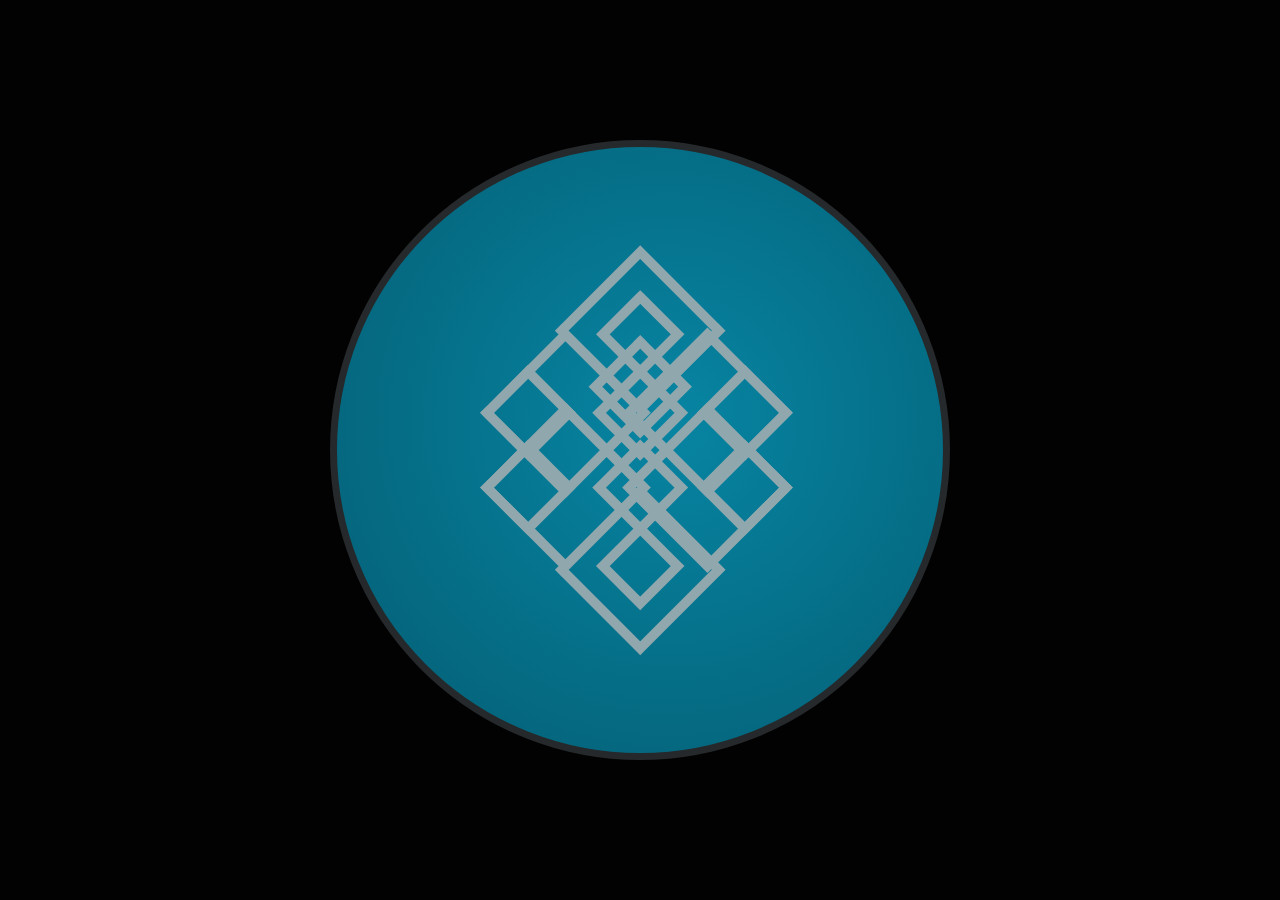
<file: trail.html>
<!DOCTYPE html>
<html lang="en">
<head>
  <meta charset="UTF-8" />
  <meta name="viewport" content="width=device-width, initial-scale=1.0" />
  <title>Animated Pattern</title>

  <style>
    * {
      box-sizing: border-box;
    }

    body {
      margin: 0;
      min-height: 100vh;
      display: grid;
      place-items: center;
      background: #020202;
      font-family: Arial, sans-serif;
    }

    .badge {
      width: min(86vw, 620px);
      aspect-ratio: 1;
      border-radius: 50%;
      background: radial-gradient(circle at 55% 45%, #0785a3, #045c71);
      border: 7px solid #25292b;
      display: grid;
      place-items: center;
      overflow: hidden;
      animation: circleFill 1.2s ease-out forwards;
      transform: scale(0.94);
      opacity: 0;
    }

    svg {
      width: 74%;
      height: 74%;
      overflow: visible;
    }

    .pattern {
      fill: none;
      stroke: #8fa7ad;
      stroke-width: 13;
      stroke-linecap: square;
      stroke-linejoin: miter;

      stroke-dasharray: 3000;
      stroke-dashoffset: 3000;
      animation: drawPattern 4s ease-in-out forwards;
      animation-delay: 0.6s;
    }

    .inner {
      animation-delay: 1s;
    }

    @keyframes circleFill {
      from {
        opacity: 0;
        transform: scale(0.65);
      }

      to {
        opacity: 1;
        transform: scale(1);
      }
    }

    @keyframes drawPattern {
      to {
        stroke-dashoffset: 0;
      }
    }
  </style>
</head>

<body>
  <div class="badge">
    <svg viewBox="0 0 600 600" aria-label="Animated geometric pattern">
      <!-- Main interwoven diamond pattern -->
      <path
        class="pattern"
        d="
          M300 35 L405 140 L300 245 L195 140 Z

          M195 140 L300 245
          M405 140 L300 245

          M300 155 L360 215 L300 275 L240 215 Z

          M95 250 L200 145 L305 250 L200 355 Z
          M495 250 L390 145 L285 250 L390 355 Z

          M95 350 L200 245 L305 350 L200 455 Z
          M495 350 L390 245 L285 350 L390 455 Z

          M300 565 L195 460 L300 355 L405 460 Z

          M195 460 L300 355
          M405 460 L300 355
        "
      />

      <!-- Smaller internal diamonds -->
      <path
        class="pattern inner"
        d="
          M300 95 L350 145 L300 195 L250 145 Z

          M95 250 L150 195 L205 250 L150 305 Z
          M495 250 L440 195 L385 250 L440 305 Z

          M95 350 L150 295 L205 350 L150 405 Z
          M495 350 L440 295 L385 350 L440 405 Z

          M300 405 L350 455 L300 505 L250 455 Z

          M245 250 L300 195 L355 250 L300 305 Z
          M245 350 L300 295 L355 350 L300 405 Z
        "
      />
    </svg>
  </div>
</body>
</html>
</file>
<file: style.css>
/* ============================================
   PALETTE — EXTRACTED DIRECTLY FROM LOGO
   Logo: #1F7B7B teal circle, #F2C97E golden text,
         #5AACAC lighter teal geometry, #E8B86D tagline
   ============================================ */
:root {
  /* PRIMARY — Peacock Teal (logo circle) */
  --teal: #1f7b7b;
  --teal-deep: #165858;
  --teal-light: #5aacac; /* logo geometry lines */
  --teal-pale: #a8d4d4;
  --teal-mist: #e4f2f2;
  --teal-whisper: #f0f8f8;

  /* ACCENT — Sandstone Gold (logo text) */
  --gold: #f2c97e; /* exact logo letter color */
  --gold-deep: #c9943a;
  --gold-mid: #080807; /* tagline color */
  --gold-pale: #f7e0b0;
  --gold-whisper: #fdf6e8;

  /* BACKGROUNDS — White-toned, ivory, cream */
  --bg-white: #ffffff;
  --bg-ivory: #fafaf7;
  --bg-cream: #f5f1ea;
  --bg-sand: #ede6d8;
  --bg-teal-wash: #f0f7f7;

  /* TEXT */
  --text-dark: #1a2a2a; /* near-black, teal-tinted */
  --text-body: #3d5050; /* deep teal-gray */
  --text-muted: #6b8585;
  --text-light: #9aafaf;

  /* BORDERS */
  --border-teal: rgba(31, 123, 123, 0.15);
  --border-gold: rgba(242, 201, 126, 0.4);
  --border-light: rgba(31, 123, 123, 0.08);

  /* FLUID TYPE */
  --fs-xs: clamp(0.65rem, 0.6rem + 0.2vw, 0.75rem);
  --fs-sm: clamp(0.8rem, 0.75rem + 0.2vw, 0.9rem);
  --fs-base: clamp(0.95rem, 0.9rem + 0.2vw, 1.05rem);
  --fs-md: clamp(1.1rem, 1rem + 0.5vw, 1.35rem);
  --fs-lg: clamp(1.4rem, 1.1rem + 1.5vw, 2.2rem);
  --fs-xl: clamp(2rem, 1.4rem + 3vw, 4rem);
  --fs-2xl: clamp(2.8rem, 1.8rem + 5vw, 6rem);
  --fs-3xl: clamp(3.5rem, 2rem + 7vw, 8.5rem);

  --sp-sm: clamp(1rem, 0.8rem + 1vw, 2rem);
  --sp-md: clamp(2.5rem, 1.5rem + 3vw, 5rem);
  --sp-lg: clamp(5rem, 3rem + 6vw, 10rem);
  --sp-xl: clamp(7rem, 4rem + 9vw, 14rem);
}
@font-face {
    font-family: 'Samarkan'; /* Give it a name to use later */
    src: url('/samarkan/SAMAN___.TTF') format('truetype');
    /* Use format('woff2') for .woff2 files or format('opentype') for .otf */
}

*,
*::before,
*::after {
  box-sizing: border-box;
  margin: 0;
  padding: 0;
}
html {
  scroll-behavior: smooth;
}
body {
  background: var(--bg-ivory);
  color: var(--text-body);
  font-family: "Jost", sans-serif;
  font-weight: 300;
  line-height: 1.75;
  overflow-x: hidden;
  cursor: none;
}

/* PRODUCTION WARNING */
.production_warning {
  position: fixed;
  bottom: 0;
  right: 0%;
  /* display: none; */
  /* transform: translateX(-50%); */
  background: #cc0000;
  color: var(--bg-white);
  padding: 0.4rem 0.8rem;
  font-size: var(--fs-s);
  letter-spacing: 0.2em;
  text-transform: uppercase;
  z-index: 9999;
  animation: warningPulse 1.2s ease-in-out infinite;
}

/* CURSOR */
.c-dot {
  width: 6px;
  height: 6px;
  background: var(--teal);
  border-radius: 50%;
  position: fixed;
  top: 0;
  left: 0;
  pointer-events: none;
  z-index: 9999;
  transform: translate(-50%, -50%);
}
.c-ring {
  width: 30px;
  height: 30px;
  border: 1.5px solid rgba(31, 123, 123, 0.4);
  border-radius: 50%;
  position: fixed;
  top: 0;
  left: 0;
  pointer-events: none;
  z-index: 9998;
  transform: translate(-50%, -50%);
  transition:
    width 0.3s,
    height 0.3s,
    border-color 0.3s;
}

/* GRAIN */
body::after {
  content: "";
  position: fixed;
  inset: 0;
  z-index: 1;
  pointer-events: none;
  background-image: url("data:image/svg+xml,%3Csvg viewBox='0 0 256 256' xmlns='http://www.w3.org/2000/svg'%3E%3Cfilter id='n'%3E%3CfeTurbulence type='fractalNoise' baseFrequency='0.85' numOctaves='4' stitchTiles='stitch'/%3E%3C/filter%3E%3Crect width='100%25' height='100%25' filter='url(%23n)'/%3E%3C/svg%3E");
  opacity: 0.018;
}

/* ============================================
   NAVIGATION
   ============================================ */
nav {
  position: fixed;
  top: 0;
  left: 0;
  right: 0;
  z-index: 200;
  padding: 1.5rem clamp(1.5rem, 5vw, 5rem);
  display: flex;
  align-items: center;
  justify-content: space-between;
  transition: all 0.5s ease;
}
nav.scrolled {
  background: rgba(255, 255, 255, 0.94);
  backdrop-filter: blur(16px);
  padding-top: 0.9rem;
  padding-bottom: 0.9rem;
  border-bottom: 1px solid var(--border-teal);
  box-shadow: 0 1px 30px rgba(31, 123, 123, 0.06);
}

.nav-logo {
  display: flex;
  align-items: center;
  gap: 0.85rem;
  text-decoration: none;
}
.nav-logo-mark {
  width: 56px;
  height: 56px;
  flex-shrink: 0;
  background-image: url("/Shreevats_logo.jpg");
  background-size: cover;
  border-radius: 50%;
}
.nav-logo-mark svg {
  width: 100%;
  height: 100%;
}
.nav-logo-text {
  font-family: "Cinzel", serif;
  font-size: 0.85rem;
  letter-spacing: 0.18em;
  color: var(--teal-deep);
  text-transform: uppercase;
  line-height: 1.2;
}
.nav-logo-tag {
  font-size: 0.52rem;
  letter-spacing: 0.3em;
  color: var(--text-muted);
  text-transform: uppercase;
  margin-top: 2px;
}

.nav-links {
  display: flex;
  gap: clamp(1.5rem, 2.5vw, 3rem);
  list-style: none;
}
.nav-links a {
  font-size: var(--fs-xs);
  font-weight: 400;
  letter-spacing: 0.2em;
  text-transform: uppercase;
  color: var(--text-muted);
  text-decoration: none;
  position: relative;
  transition: color 0.3s;
}
.nav-links a::after {
  content: "";
  position: absolute;
  bottom: -3px;
  left: 0;
  width: 0;
  height: 1px;
  background: var(--teal);
  transition: width 0.4s;
}
.nav-links a:hover {
  color: var(--teal);
}
.nav-links a:hover::after {
  width: 100%;
}

.nav-cta {
  font-family: "Cinzel", serif;
  font-size: var(--fs-xs);
  letter-spacing: 0.2em;
  text-transform: uppercase;
  color: var(--bg-white);
  background: var(--teal);
  border: 1.5px solid var(--teal);
  padding: 0.6rem 1.6rem;
  text-decoration: none;
  transition: all 0.35s;
}
.nav-cta:hover {
  background: var(--teal-deep);
  border-color: var(--teal-deep);
}

.nav-ham {
  display: none;
  flex-direction: column;
  gap: 5px;
  background: none;
  border: none;
  cursor: pointer;
  padding: 4px;
}
.nav-ham span {
  display: block;
  width: 22px;
  height: 1px;
  background: var(--teal);
  transition: all 0.4s;
}

/* MOBILE MENU */
.mob-menu {
  position: fixed;
  inset: 0;
  z-index: 300;
  background: var(--bg-white);
  display: flex;
  flex-direction: column;
  align-items: center;
  justify-content: center;
  opacity: 0;
  pointer-events: none;
  transition: opacity 0.45s;
  overflow: hidden;
}
.mob-menu.open {
  opacity: 1;
  pointer-events: all;
}
.mob-geo {
  position: absolute;
  inset: 0;
  pointer-events: none;
}
.mob-close {
  position: absolute;
  top: 2rem;
  right: clamp(1.5rem, 5vw, 4rem);
  background: none;
  border: none;
  font-size: 1.4rem;
  color: var(--text-muted);
  cursor: pointer;
}
.mob-links {
  list-style: none;
  text-align: center;
  position: relative;
  z-index: 1;
}
.mob-links li {
  margin: 1.2rem 0;
  transform: translateY(24px);
  opacity: 0;
  transition: all 0.45s;
}
.mob-menu.open .mob-links li {
  transform: translateY(0);
  opacity: 1;
}
.mob-menu.open .mob-links li:nth-child(1) {
  transition-delay: 0.08s;
}
.mob-menu.open .mob-links li:nth-child(2) {
  transition-delay: 0.13s;
}
.mob-menu.open .mob-links li:nth-child(3) {
  transition-delay: 0.18s;
}
.mob-menu.open .mob-links li:nth-child(4) {
  transition-delay: 0.23s;
}
.mob-menu.open .mob-links li:nth-child(5) {
  transition-delay: 0.28s;
}
.mob-menu.open .mob-links li:nth-child(6) {
  transition-delay: 0.33s;
}
.mob-links a {
  font-family: "Cinzel", serif;
  font-size: clamp(1.5rem, 5vw, 2.2rem);
  letter-spacing: 0.08em;
  color: var(--teal-deep);
  text-decoration: none;
  text-transform: uppercase;
  transition: color 0.3s;
}
.mob-links a:hover {
  color: var(--gold-deep);
}

/* ============================================
   HERO
   ============================================ */
#hero {
  min-height: 100vh;
  position: relative;
  display: flex;
  align-items: center;
  justify-content: center;
  background: var(--bg-ivory);
  overflow: hidden;
}
.hero-geo {
  position: absolute;
  inset: 0;
  pointer-events: none;
  z-index: 0;
}
.hero-teal-wash {
  position: absolute;
  inset: 0;
  z-index: 0;
  background: radial-gradient(
    ellipse 70% 55% at 50% 50%,
    var(--teal-mist) 0%,
    transparent 70%
  );
}

.hero-content {
  position: relative;
  z-index: 2;
  text-align: center;
  padding: 0 clamp(1.5rem, 5vw, 4rem);
  max-width: 1100px;
}

.hero-eyebrow {
  font-size: var(--fs-xs);
  font-weight: 400;
  letter-spacing: 0.55em;
  color: var(--teal);
  text-transform: uppercase;
  margin-bottom: 2rem;
  opacity: 0;
  animation: fadeUp 1s ease 0.3s forwards;
}
.hero-title {
  font-family: "Cinzel", serif;
  font-size: var(--fs-2xl);
  font-weight: 500;
  line-height: 1.05;
  letter-spacing: 0.03em;
  color: var(--teal-deep);
  margin-bottom: 0.75rem;
  opacity: 0;
  animation: fadeUp 1.2s ease 0.5s forwards;
}
.samarkan{
  font-family: "Samarkan";
  color: var(--gold-deep);
  /* color: var(--teal-light); */
  /* -webkit-text-stroke: 2px var(--gold-pale); */
}
.hero-title em {
  display: block;
  font-family: "Cormorant Garamond", serif;
  font-style: italic;
  color: var(--teal);
  font-size: 0.2em;
  margin-top: 0.2em;
}
.hero-deva {
  font-family: "Cormorant Garamond", serif;
  font-size: clamp(0.9rem, 1.5vw + 0.5rem, 1.5rem);
  font-style: italic;
  color: var(--gold-deep);
  letter-spacing: 0.12em;
  margin-bottom: 2.5rem;
  display: block;
  opacity: 0;
  animation: fadeUp 1s ease 0.7s forwards;
}
.hero-rule {
  display: flex;
  align-items: center;
  gap: 1rem;
  justify-content: center;
  max-width: 360px;
  margin: 0 auto 2.5rem;
  opacity: 0;
  animation: fadeUp 1s ease 0.85s forwards;
}
.hero-rule-line {
  flex: 1;
  height: 1px;
}
.hero-rule-line:first-child {
  background: linear-gradient(90deg, transparent, var(--teal-light));
}
.hero-rule-line:last-child {
  background: linear-gradient(90deg, var(--teal-light), transparent);
}
.hero-rule-diamond {
  width: 7px;
  height: 7px;
  background: var(--teal);
  transform: rotate(45deg);
}

.hero-sub {
  font-size: var(--fs-md);
  font-weight: 200;
  color: var(--text-body);
  max-width: 580px;
  margin: 0 auto 3.5rem;
  letter-spacing: 0.04em;
  line-height: 1.85;
  opacity: 0;
  animation: fadeUp 1s ease 1s forwards;
}
.hero-btns {
  display: flex;
  gap: 1.5rem;
  justify-content: center;
  flex-wrap: wrap;
  opacity: 0;
  animation: fadeUp 1s ease 1.15s forwards;
}

.btn-pri {
  font-family: "Cinzel", serif;
  font-size: var(--fs-xs);
  letter-spacing: 0.25em;
  text-transform: uppercase;
  color: var(--bg-white);
  background: var(--teal);
  border: 1.5px solid var(--teal);
  padding: 1rem 2.5rem;
  text-decoration: none;
  cursor: pointer;
  transition: all 0.4s;
  display: inline-block;
}
.btn-pri:hover {
  background: var(--teal-deep);
  border-color: var(--teal-deep);
}

.btn-out {
  font-family: "Cinzel", serif;
  font-size: var(--fs-xs);
  letter-spacing: 0.25em;
  text-transform: uppercase;
  color: var(--teal);
  background: transparent;
  border: 1.5px solid var(--teal);
  padding: 1rem 2.5rem;
  text-decoration: none;
  cursor: pointer;
  transition: all 0.4s;
  display: inline-block;
}
.btn-out:hover {
  background: var(--teal-mist);
  color: var(--teal-deep);
}

.hero-scroll {
  position: absolute;
  bottom: 1rem;
  /* left: 50%; */
  transform: translateX(-50%);
  z-index: 2;
  text-align: center;
  opacity: 0;
  animation: fadeUp 1s ease 1.6s forwards;
}
.hero-scroll span {
  display: block;
  font-size: var(--fs-xs);
  letter-spacing: 0.35em;
  color: var(--text-light);
  text-transform: uppercase;
  margin-bottom: 0.75rem;
}
.scroll-line {
  width: 2px;
  height: 56px;
  background: linear-gradient(to bottom, var(--teal), transparent);
  margin: 0 auto;
  animation: scrollPulse 2.2s ease infinite;
}

/* ============================================
   SECTION ANATOMY
   ============================================ */
section {
  position: relative;
  padding: var(--sp-lg) clamp(1.5rem, 5vw, 5rem);
  overflow: hidden;
}

.sec-label {
  font-size: var(--fs-xs);
  letter-spacing: 0.45em;
  color: var(--teal);
  text-transform: uppercase;
  margin-bottom: 1.25rem;
  display: flex;
  align-items: center;
  gap: 0.85rem;
}
.sec-label::before {
  content: "";
  display: inline-block;
  width: 22px;
  height: 1px;
  background: var(--teal);
}
.sec-title {
  font-family: "Cinzel", serif;
  font-size: var(--fs-xl);
  font-weight: 400;
  line-height: 1.15;
  color: var(--teal-deep);
  letter-spacing: 0.03em;
}
.sec-sub {
  font-family: "Cormorant Garamond", serif;
  font-size: var(--fs-lg);
  font-style: italic;
  color: var(--teal-light);
  margin-top: 0.4rem;
}

/* REVEAL */
.reveal {
  opacity: 0;
  transform: translateY(36px);
  transition:
    opacity 0.85s ease,
    transform 0.85s ease;
}
.reveal.in {
  opacity: 1;
  transform: translateY(0);
}
.d1 {
  transition-delay: 0.1s;
}
.d2 {
  transition-delay: 0.2s;
}
.d3 {
  transition-delay: 0.3s;
}
.d4 {
  transition-delay: 0.4s;
}

/* ============================================
   ABOUT
   ============================================ */
#about {
  background: var(--bg-white);
}
.about-grid {
  display: grid;
  grid-template-columns: 1fr 1fr;
  gap: clamp(3rem, 8vw, 9rem);
  align-items: start;
  max-width: 1280px;
  margin: 0 auto;
  width: 100%;
}
.about-body {
  font-size: var(--fs-base);
  color: var(--text-body);
  line-height: 1.95;
  margin-top: 2rem;
  font-weight: 300;
}
.about-body p + p {
  margin-top: 1.5rem;
}
.about-pull {
  margin-top: 3rem;
  padding-left: 1.5rem;
  border-left: 2px solid var(--teal-light);
}
.about-pull blockquote {
  font-family: "Cormorant Garamond", serif;
  font-size: var(--fs-md);
  font-style: italic;
  color: var(--teal-deep);
  line-height: 1.7;
}
.about-pull cite {
  display: block;
  font-family: "Jost", sans-serif;
  font-size: var(--fs-xs);
  letter-spacing: 0.3em;
  color: var(--teal);
  margin-top: 1rem;
  font-style: normal;
  text-transform: uppercase;
}

.about-visual {
  position: relative;
}
.mandala-wrap {
  position: relative;
  width: 100%;
  padding-bottom: 100%;
  max-width: 480px;
  margin: 0 auto;
}
.mandala-wrap svg {
  position: absolute;
  inset: 0;
  width: 100%;
  height: 100%;
  animation-name: rotation;
  animation-duration: 20s;
  animation-timing-function: linear;
  animation-fill-mode: forwards;
  animation-iteration-count: infinite;
}

@keyframes rotation {
  0%{
    transform: rotateZ(0deg);
  }
  100%{
    transform: rotateZ(360deg);
  }
}
.stats-grid {
  display: grid;
  grid-template-columns: 1fr 1fr;
  gap: 1px;
  margin-top: 3rem;
  border: 1px solid var(--border-teal);
}
.stat {
  padding: 1.75rem;
  text-align: center;
  background: var(--bg-ivory);
  transition: background 0.35s;
}
.stat:hover {
  background: var(--teal-mist);
}
.stat-n {
  font-family: "Cinzel", serif;
  font-size: clamp(2rem, 4vw, 3rem);
  color: var(--teal);
  line-height: 1;
}
.stat-l {
  font-size: var(--fs-xs);
  letter-spacing: 0.25em;
  color: var(--text-muted);
  text-transform: uppercase;
  margin-top: 0.4rem;
}

/* ============================================
   PROJECTS
   ============================================ */
#projects {
  background: var(--bg-cream);
}
.proj-header {
  display: flex;
  align-items: flex-end;
  justify-content: space-between;
  max-width: 1280px;
  margin: 0 auto;
  flex-wrap: wrap;
  gap: 2rem;
  margin-bottom: var(--sp-md);
}
.proj-filter {
  display: flex;
  gap: 0.75rem;
  flex-wrap: wrap;
}
.f-btn {
  font-family: "Jost", sans-serif;
  font-size: var(--fs-xs);
  letter-spacing: 0.2em;
  text-transform: uppercase;
  color: var(--text-muted);
  background: none;
  border: 1px solid transparent;
  padding: 0.45rem 1.1rem;
  cursor: pointer;
  transition: all 0.3s;
}
.f-btn.active,
.f-btn:hover {
  color: var(--teal);
  border-color: var(--teal);
}

.proj-grid {
  display: grid;
  grid-template-columns: repeat(12, 1fr);
  gap: 3px;
  max-width: 1280px;
  margin: 0 auto;
}
.p-card {
  position: relative;
  overflow: hidden;
  cursor: pointer;
  background: var(--bg-sand);
}
.p-card:nth-child(1) {
  grid-column: span 7;
  grid-row: span 2;
  min-height: 540px;
}
.p-card:nth-child(2) {
  grid-column: span 5;
  min-height: 264px;
}
.p-card:nth-child(3) {
  grid-column: span 5;
  min-height: 264px;
}
.p-card:nth-child(4) {
  grid-column: span 4;
  min-height: 340px;
}
.p-card:nth-child(5) {
  grid-column: span 4;
  min-height: 340px;
}
.p-card:nth-child(6) {
  grid-column: span 4;
  min-height: 340px;
}

.p-card-bg {
  position: absolute;
  inset: 0;
  transition: transform 0.8s cubic-bezier(0.25, 0.46, 0.45, 0.94);
}
.p-card:hover .p-card-bg {
  transform: scale(1.05);
}
.p-card-bg img{  
  width: 100%;         /* Limit to parent width */
  height: 100%;        /* Limit to parent height */
  object-fit: cover;
}
.p-card-ov {
  position: absolute;
  inset: 0;
  background: linear-gradient(
    to top,
    rgba(22, 88, 88, 0.88) 0%,
    rgba(22, 88, 88, 0.2) 40%,
    transparent 100%
  );
  transition: opacity 0.4s;
}
.p-card:hover .p-card-ov {
  opacity: 0.9;
}
.p-card-info {
  position: absolute;
  bottom: 0;
  left: 0;
  right: 0;
  padding: 1.75rem;
  transform: translateY(6px);
  transition: transform 0.35s;
}
.p-card:hover .p-card-info {
  transform: translateY(0);
}
.p-cat {
  font-size: var(--fs-xs);
  letter-spacing: 0.3em;
  color: var(--gold);
  text-transform: uppercase;
  margin-bottom: 0.4rem;
}
.p-name {
  font-family: "Cinzel", serif;
  font-size: clamp(0.9rem, 1.2vw+0.4rem, 1.35rem);
  color: var(--bg-white);
  letter-spacing: 0.05em;
  line-height: 1.25;
}
.p-loc {
  font-size: var(--fs-xs);
  color: rgba(255, 255, 255, 0.55);
  letter-spacing: 0.2em;
  margin-top: 0.4rem;
}
.p-plus {
  position: absolute;
  top: 1.5rem;
  right: 1.5rem;
  width: 38px;
  height: 38px;
  border: 1px solid rgba(242, 201, 126, 0.6);
  display: flex;
  align-items: center;
  justify-content: center;
  opacity: 0;
  transform: scale(0.8);
  transition: all 0.35s;
}
.p-card:hover .p-plus {
  opacity: 1;
  transform: scale(1);
}
.p-plus::before,
.p-plus::after {
  content: "";
  position: absolute;
  background: var(--gold);
}
.p-plus::before {
  width: 12px;
  height: 1px;
}
.p-plus::after {
  width: 1px;
  height: 12px;
}

/* ============================================
   PHILOSOPHY
   ============================================ */
#philosophy {
  background: var(--teal);
  text-align: center;
  padding-top: var(--sp-xl);
  overflow: visible;
  padding-bottom: var(--sp-xl);
}
#philosophy svg{
  animation-name: rotation;
  animation-duration: 20s;
  animation-timing-function: linear;
  animation-fill-mode: forwards;
  animation-iteration-count: infinite;
}
.phil-inner {
  max-width: 920px;
  margin: 0 auto;
  position: relative;
  z-index: 1;
}
.phil-orn {
  width: 122px;
  /* border: 1px solid black; */
  margin: 0 auto;
}
.phil-orn img{
  width: 122px;
  margin-bottom: 1em;
}
.phil-title-top{
  font-size: var(--fs-xs);
  letter-spacing: 0.45em;
  color: var(--teal);
  text-transform: uppercase;
  width: fit-content;
  margin: auto;
  /* border: 1px solid black; */
  margin-bottom: 1.25rem;

}
.phil-title {
  font-family: "Cinzel", serif;
  font-size: var(--fs-xl);
  font-weight: 400;
  color: var(--bg-white);
  letter-spacing: 0.04em;
  line-height: 1.2;
  margin-bottom: 3rem;
}
.phil-title em {
  display: block;
  font-family: "Cormorant Garamond", serif;
  font-style: italic;
  color: var(--gold);
  font-size: 0.88em;
  margin-top: 0.3em;
}
.phil-rule {
  display: flex;
  align-items: center;
  gap: 1rem;
  max-width: 280px;
  margin: 0 auto 5rem;
}
.phil-rule-line {
  flex: 1;
  height: 1px;
  background: rgba(255, 255, 255, 0.2);
}
.phil-rule-dia {
  width: 7px;
  height: 7px;
  background: var(--gold);
  transform: rotate(45deg);
}
.phil-pillars {
  display: grid;
  grid-template-columns: repeat(3, 1fr);
  gap: 3rem;
  text-align: left;
}
.pillar {
  border-top: 1px solid rgba(255, 255, 255, 0.2);
  padding-top: 2rem;
}
.pillar-num {
  font-size: var(--fs-xs);
  letter-spacing: 0.3em;
  color: var(--gold);
  margin-bottom: 1.25rem;
}
.pillar-t {
  font-family: "Cinzel", serif;
  font-size: var(--fs-base);
  color: var(--bg-white);
  letter-spacing: 0.05em;
  margin-bottom: 0.75rem;
}
.pillar-p {
  font-size: var(--fs-sm);
  color: rgba(255, 255, 255, 0.7);
  line-height: 1.85;
  font-weight: 300;
}

/* ============================================
   MATERIALS
   ============================================ */
#materials {
  background: var(--bg-ivory);
  padding: var(--sp-xl) 0;
}
.mat-inner {
  max-width: 1280px;
  margin: 0 auto;
  padding: 0 clamp(1.5rem, 5vw, 5rem);
}
.mat-swatches {
  display: grid;
  grid-template-columns: repeat(5, 1fr);
  gap: 3px;
  margin-top: 3rem;
}
.swatch {
  position: relative;
  aspect-ratio: 3/4;
  overflow: hidden;
  cursor: pointer;
}
.swatch-bg {
  width: 100%;
  height: 100%;
  transition: transform 0.6s ease;
}
.swatch:hover .swatch-bg {
  transform: scale(1.07);
}
.swatch-lbl {
  position: absolute;
  bottom: 0;
  left: 0;
  right: 0;
  padding: 1.25rem 0.9rem;
  background: linear-gradient(transparent, rgba(22, 88, 88, 0.85));
  transform: translateY(3px);
  transition: transform 0.3s;
}
.swatch:hover .swatch-lbl {
  transform: translateY(0);
}
.swatch-name {
  font-family: "Cinzel", serif;
  font-size: var(--fs-xs);
  color: var(--bg-white);
  letter-spacing: 0.08em;
}
.swatch-orig {
  font-size: 0.58rem;
  letter-spacing: 0.3em;
  color: var(--gold);
  text-transform: uppercase;
  margin-top: 0.2rem;
}

/* ============================================
   PROCESS
   ============================================ */
#process {
  background: var(--bg-white);
}
.proc-grid {
  display: grid;
  grid-template-columns: 1fr 2fr;
  gap: var(--sp-lg);
  max-width: 1280px;
  margin: 0 auto;
  align-items: start;
}
.proc-steps {
  margin-top: 3.5rem;
}
.proc-step {
  display: flex;
  gap: 2rem;
  padding: 1.75rem 0;
  border-bottom: 1px solid var(--border-light);
  cursor: pointer;
  position: relative;
  transition: all 0.3s;
}
.proc-step::before {
  content: "";
  position: absolute;
  left: 0;
  bottom: 0;
  width: 0;
  height: 1px;
  background: var(--teal);
  transition: width 0.4s;
}
.proc-step:hover::before {
  width: 100%;
}
.proc-step-n {
  font-family: "Cinzel", serif;
  font-size: var(--fs-xs);
  letter-spacing: 0.3em;
  color: var(--teal-light);
  min-width: 2.5rem;
  padding-top: 0.2rem;
}
.proc-step-t {
  font-family: "Cinzel", serif;
  font-size: var(--fs-base);
  color: var(--teal-deep);
  letter-spacing: 0.04em;
  margin-bottom: 0.4rem;
  transition: color 0.3s;
}
.proc-step:hover .proc-step-t {
  color: var(--teal);
}
.proc-step-d {
  font-size: var(--fs-xs);
  color: var(--text-muted);
  line-height: 1.8;
}
.proc-visual {
  position: sticky;
  top: 8rem;
  display: flex;
  align-items: center;
  justify-content: center;
}

/* ============================================
   TESTIMONIALS
   ============================================ */
#testimonials {
  background: var(--bg-cream);
  text-align: center;
}
.test-inner {
  max-width: 860px;
  margin: 0 auto;
  position: relative;
  z-index: 1;
}
.test-item {
  display: none;
}
.test-item.active {
  display: block;
  animation: fadeUp 0.6s ease;
}
.test-qm {
  font-family: "Cinzel", serif;
  font-size: 4.5rem;
  color: var(--teal-light);
  line-height: 1;
  margin-bottom: 0.5rem;
  opacity: 0.5;
}
.test-text {
  font-family: "Cormorant Garamond", serif;
  font-size: clamp(1.15rem, 1.8vw+0.5rem, 1.7rem);
  font-style: italic;
  color: var(--teal-deep);
  line-height: 1.75;
  margin-bottom: 2.5rem;
}
.test-author {
  font-family: "Cinzel", serif;
  font-size: var(--fs-xs);
  letter-spacing: 0.3em;
  color: var(--teal);
  text-transform: uppercase;
}
.test-role {
  font-size: var(--fs-xs);
  letter-spacing: 0.2em;
  color: var(--text-muted);
  margin-top: 0.2rem;
}
.test-dots {
  display: flex;
  justify-content: center;
  gap: 0.75rem;
  margin-top: 3rem;
}
.dot {
  width: 6px;
  height: 6px;
  background: var(--teal-pale);
  border: none;
  cursor: pointer;
  transform: rotate(45deg);
  transition: all 0.3s;
  padding: 0;
}
.dot.active {
  background: var(--teal);
  width: 20px;
  height: 1px;
  transform: none;
  border-radius: 0;
}

/* ============================================
   CONTACT
   ============================================ */
#contact {
  background: var(--bg-white);
}
.con-grid {
  display: grid;
  grid-template-columns: 1fr 1fr;
  gap: var(--sp-lg);
  max-width: 1280px;
  margin: 0 auto;
  align-items: start;
}
.con-intro {
  font-size: var(--fs-base);
  color: var(--text-body);
  line-height: 1.95;
  margin-top: 2rem;
  max-width: 460px;
}
.con-details {
  margin-top: 3rem;
  display: flex;
  flex-direction: column;
  gap: 1.5rem;
}
.con-detail {
  display: flex;
  gap: 1.25rem;
  align-items: flex-start;
}
.con-icon {
  width: 36px;
  height: 36px;
  border: 1px solid var(--border-teal);
  display: flex;
  align-items: center;
  justify-content: center;
  flex-shrink: 0;
  background: var(--teal-whisper);
}
.con-icon svg {
  width: 16px;
  height: 16px;
  stroke: var(--teal);
  fill: none;
  stroke-width: 1.5;
}
.con-lbl {
  font-size: var(--fs-xs);
  letter-spacing: 0.3em;
  color: var(--teal);
  text-transform: uppercase;
  margin-bottom: 0.25rem;
}
.con-val {
  font-size: var(--fs-sm);
  color: var(--text-body);
}

.f-field {
  margin-bottom: 1.5rem;
}
.f-field label {
  display: block;
  font-size: var(--fs-xs);
  letter-spacing: 0.3em;
  color: var(--text-muted);
  text-transform: uppercase;
  margin-bottom: 0.65rem;
}
.f-field input,
.f-field textarea,
.f-field select {
  width: 100%;
  background: var(--bg-ivory);
  border: 1px solid var(--border-teal);
  color: var(--text-dark);
  padding: 0.9rem 1.1rem;
  font-family: "Jost", sans-serif;
  font-size: var(--fs-sm);
  font-weight: 300;
  outline: none;
  transition: border-color 0.3s;
  -webkit-appearance: none;
}
.f-field input:focus,
.f-field textarea:focus,
.f-field select:focus {
  border-color: var(--teal);
}
.f-field textarea {
  resize: vertical;
  min-height: 115px;
}
.f-field select {
  cursor: pointer;
}
.f-field select option {
  background: var(--bg-white);
}
.f-submit {
  width: 100%;
  font-family: "Cinzel", serif;
  font-size: var(--fs-xs);
  letter-spacing: 0.3em;
  text-transform: uppercase;
  color: var(--bg-white);
  background: var(--teal);
  border: 1.5px solid var(--teal);
  padding: 1.2rem;
  cursor: pointer;
  transition: all 0.35s;
  margin-top: 0.5rem;
}
.f-submit:hover {
  background: var(--teal-deep);
  border-color: var(--teal-deep);
}

/* ============================================
   FOOTER
   ============================================ */
footer {
  background: var(--teal-deep);
  border-top: 1px solid rgba(255, 255, 255, 0.06);
}
.foot-top {
  display: grid;
  grid-template-columns: 2fr 1fr 1fr 1fr;
  gap: 4rem;
  max-width: 1280px;
  margin: 0 auto;
  padding: var(--sp-md) clamp(1.5rem, 5vw, 5rem);
  border-bottom: 1px solid rgba(255, 255, 255, 0.08);
}
.foot-brand-n {
  font-family: "Cinzel", serif;
  font-size: 1.2rem;
  letter-spacing: 0.2em;
  color: var(--gold);
  margin-bottom: 0.4rem;
}
.foot-brand-tag {
  font-family: "Cormorant Garamond", serif;
  font-size: 0.82rem;
  font-style: italic;
  color: rgba(255, 255, 255, 0.4);
  letter-spacing: 0.08em;
  margin-bottom: 1.5rem;
}
.foot-brand-p {
  font-size: var(--fs-sm);
  color: rgba(255, 255, 255, 0.45);
  line-height: 1.8;
  max-width: 280px;
}
.foot-col-t {
  font-size: var(--fs-xs);
  letter-spacing: 0.35em;
  color: var(--gold);
  text-transform: uppercase;
  margin-bottom: 1.5rem;
}
.foot-col ul {
  list-style: none;
}
.foot-col ul li {
  margin-bottom: 0.7rem;
}
.foot-col ul a {
  font-size: var(--fs-sm);
  color: rgba(255, 255, 255, 0.45);
  text-decoration: none;
  transition: color 0.3s;
}
.foot-col ul a:hover {
  color: var(--gold);
}
.foot-bottom {
  display: flex;
  align-items: center;
  justify-content: space-between;
  max-width: 1280px;
  margin: 0 auto;
  padding: 1.5rem clamp(1.5rem, 5vw, 5rem);
  flex-wrap: wrap;
  gap: 1rem;
}
.foot-copy {
  font-size: var(--fs-xs);
  color: rgba(255, 255, 255, 0.3);
  letter-spacing: 0.12em;
}
.foot-soc {
  display: flex;
  gap: 1.5rem;
}
.foot-soc a {
  font-size: var(--fs-xs);
  letter-spacing: 0.2em;
  color: rgba(255, 255, 255, 0.35);
  text-decoration: none;
  text-transform: uppercase;
  transition: color 0.3s;
}
.foot-soc a:hover {
  color: var(--gold);
}
.foot-mandala {
  display: flex;
  justify-content: center;
  padding: 2rem;
  /* opacity: 0.18; */
}
.foot-mandala img {
  width: 100px;
  height: 100px;
}

.web-developer {
  position: static;
  display: inline-block;
  font-size: 10px;
  letter-spacing: 0.3em;
  color: var(--bg-teal-wash);
  text-transform: uppercase;
  text-align: center;
  opacity: 0.4;
  transition: opacity 0.3s;

}
.web-developer a{
  color: inherit;
  text-decoration: none;
}
.web-developer:hover {
  opacity: 1;
}

/* ============================================
   ANIMATIONS
   ============================================ */
@keyframes fadeUp {
  from {
    opacity: 0;
    transform: translateY(28px);
  }
  to {
    opacity: 1;
    transform: translateY(0);
  }
}
@keyframes scrollPulse {
  0%,
  100% {
    opacity: 1;
    transform: scaleY(1);
  }
  50% {
    opacity: 0.25;
    transform: scaleY(0.65);
  }
}
@keyframes warningPulse {
  0%,
  100% {
    background: #cc0000;
    box-shadow: 0 0 0 0 rgba(204, 0, 0, 0.4);
  }
  50% {
    background: #ff0000;
    box-shadow: 0 0 8px 2px rgba(204, 0, 0, 0.6);
  }
}

/* ============================================
   RESPONSIVE
   ============================================ */
@media (max-width: 1200px) {
  .p-card:nth-child(1) {
    grid-column: span 12;
    min-height: 400px;
  }
  .p-card:nth-child(2) {
    grid-column: span 6;
  }
  .p-card:nth-child(3) {
    grid-column: span 6;
  }
  .p-card:nth-child(4) {
    grid-column: span 4;
  }
  .p-card:nth-child(5) {
    grid-column: span 4;
  }
  .p-card:nth-child(6) {
    grid-column: span 4;
  }
  .mat-swatches {
    grid-template-columns: repeat(3, 1fr);
  }
  .foot-top {
    grid-template-columns: 1fr 1fr;
    gap: 2.5rem;
  }
}
@media (max-width: 900px) {
  .nav-links,
  .nav-cta {
    display: none;
  }
  .nav-ham {
    display: flex;
  }
  .about-grid {
    grid-template-columns: 1fr;
  }
  .about-visual {
    order: -1;
  }
  .mandala-wrap {
    max-width: 380px;
  }
  .phil-pillars {
    grid-template-columns: 1fr;
    gap: 2rem;
  }
  .proc-grid {
    grid-template-columns: 1fr;
  }
  .proc-visual {
    display: none;
  }
  .con-grid {
    grid-template-columns: 1fr;
  }
  .foot-top {
    grid-template-columns: 1fr 1fr;
  }
  .mat-swatches {
    grid-template-columns: repeat(2, 1fr);
  }
  .p-card:nth-child(4),
  .p-card:nth-child(5),
  .p-card:nth-child(6) {
    grid-column: span 6;
  }
}
@media (max-width: 600px) {
  .stats-grid {
    grid-template-columns: 1fr 1fr;
  }
  .proj-grid {
    grid-template-columns: 1fr;
  }
  .p-card {
    grid-column: span 1 !important;
    min-height: 270px !important;
    grid-row: span 1 !important;
  }
  .foot-top {
    grid-template-columns: 1fr;
    gap: 2rem;
  }
  .hero-btns {
    flex-direction: column;
    align-items: center;
  }
  .btn-pri,
  .btn-out {
    width: 100%;
    max-width: 290px;
    text-align: center;
  }
  .mat-swatches {
    grid-template-columns: repeat(2, 1fr);
  }
  body {
    cursor: auto;
  }
  .c-dot,
  .c-ring {
    display: none;
  }
}

/* ============================================
   TEAM SECTION
   ============================================ */
#team { background: var(--bg-white); }

.team-grid {
  display: grid;
  grid-template-columns: repeat(3, 1fr);
  gap: 3px;
  max-width: 1280px;
  margin: 4rem auto 0;
}

.team-card {
  position: relative;
  overflow: hidden;
  cursor: default;
  background: var(--bg-cream);
}

/* The portrait area */
.team-portrait {
  position: relative;
  aspect-ratio: 3/4;
  overflow: hidden;
}

.team-portrait-bg {
  width: 100%; height: 100%;
  transition: transform 0.7s cubic-bezier(0.25, 0.46, 0.45, 0.94);
}
.team-card:hover .team-portrait-bg { transform: scale(1.04); }

/* Teal overlay on hover */
.team-portrait-overlay {
  position: absolute; inset: 0;
  background: linear-gradient(
    to top,
    rgba(21, 88, 88, 0.96) 0%,
    rgba(31, 123, 123, 0.4) 45%,
    transparent 70%
  );
  transition: opacity 0.45s ease;
}

/* Mandala watermark in portrait */
.team-portrait-geo {
  position: absolute;
  top: 50%; left: 50%;
  transform: translate(-50%, -50%);
  width: 65%;
  opacity: 0.06;
  pointer-events: none;
  transition: opacity 0.4s;
}
.team-card:hover .team-portrait-geo { opacity: 0.1; }

/* Name tag always visible at bottom */
.team-info {
  position: absolute;
  bottom: 0; left: 0; right: 0;
  padding: 2rem 1.75rem 1.75rem;
}

.team-role-pill {
  display: inline-block;
  font-size: 0.58rem;
  letter-spacing: 0.35em;
  text-transform: uppercase;
  color: var(--gold);
  border: 1px solid rgba(242,201,126,0.4);
  padding: 0.3rem 0.85rem;
  margin-bottom: 0.9rem;
  font-family: 'Jost', sans-serif;
}

.team-name {
  font-family: 'Cinzel', serif;
  font-size: clamp(1rem, 1.3vw + 0.3rem, 1.4rem);
  letter-spacing: 0.04em;
  color: #ffffff;
  line-height: 1.2;
  margin-bottom: 0.5rem;
}

.team-title {
  font-family: 'Cormorant Garamond', serif;
  font-size: clamp(0.85rem, 0.9vw + 0.3rem, 1.05rem);
  font-style: italic;
  color: rgba(255,255,255,0.55);
  letter-spacing: 0.05em;
}

/* Hover bio */
.team-bio {
  padding: 1.5rem 1.75rem 1.75rem;
  background: var(--bg-white);
  border-top: 1px solid var(--border-teal);
}

.team-bio p {
  font-size: var(--fs-sm);
  color: var(--text-body);
  line-height: 1.85;
  font-weight: 300;
}

.team-bio-rule {
  display: flex; align-items: center; gap: 0.75rem;
  margin-bottom: 0.9rem;
}
.team-bio-rule-line { flex:1; height:1px; background: var(--border-teal); }
.team-bio-rule-dia { width:5px; height:5px; background:var(--teal-light); transform:rotate(45deg); }

/* Specialisms bar */
.team-specs {
  display: flex;
  flex-wrap: wrap;
  gap: 0.4rem;
  margin-top: 0.85rem;
}
.team-spec {
  font-size: 0.6rem;
  letter-spacing: 0.25em;
  text-transform: uppercase;
  color: var(--teal);
  border: 1px solid var(--border-teal);
  padding: 0.2rem 0.65rem;
  background: var(--teal-whisper);
}

@media (max-width: 900px) {
  .team-grid { grid-template-columns: 1fr; gap: 3px; }
  .team-portrait { aspect-ratio: 4/3; }

}
@media (min-width: 601px) and (max-width: 900px) {
  .team-grid { grid-template-columns: 1fr 1fr; }
  .team-grid .team-card:last-child { grid-column: span 2; }
  .team-grid .team-card:last-child .team-portrait { aspect-ratio: 16/7; }
}
</file>
